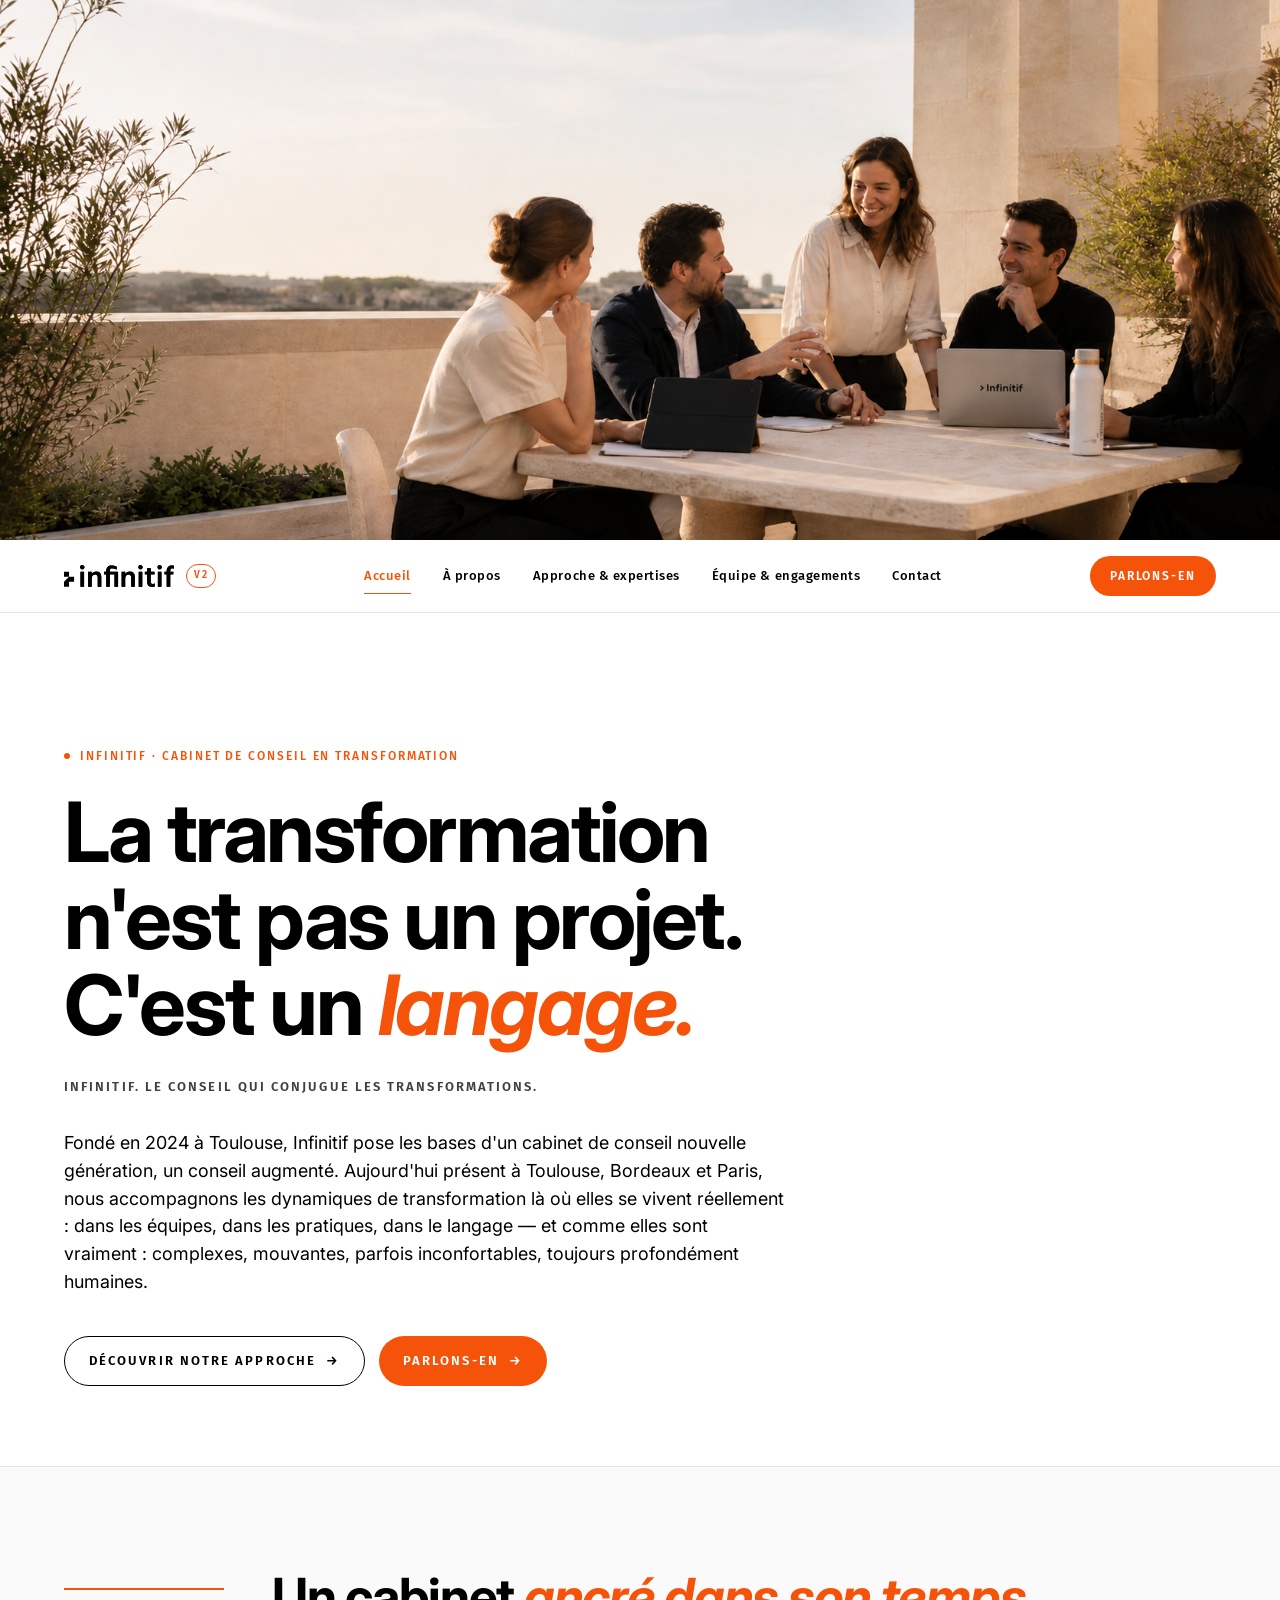
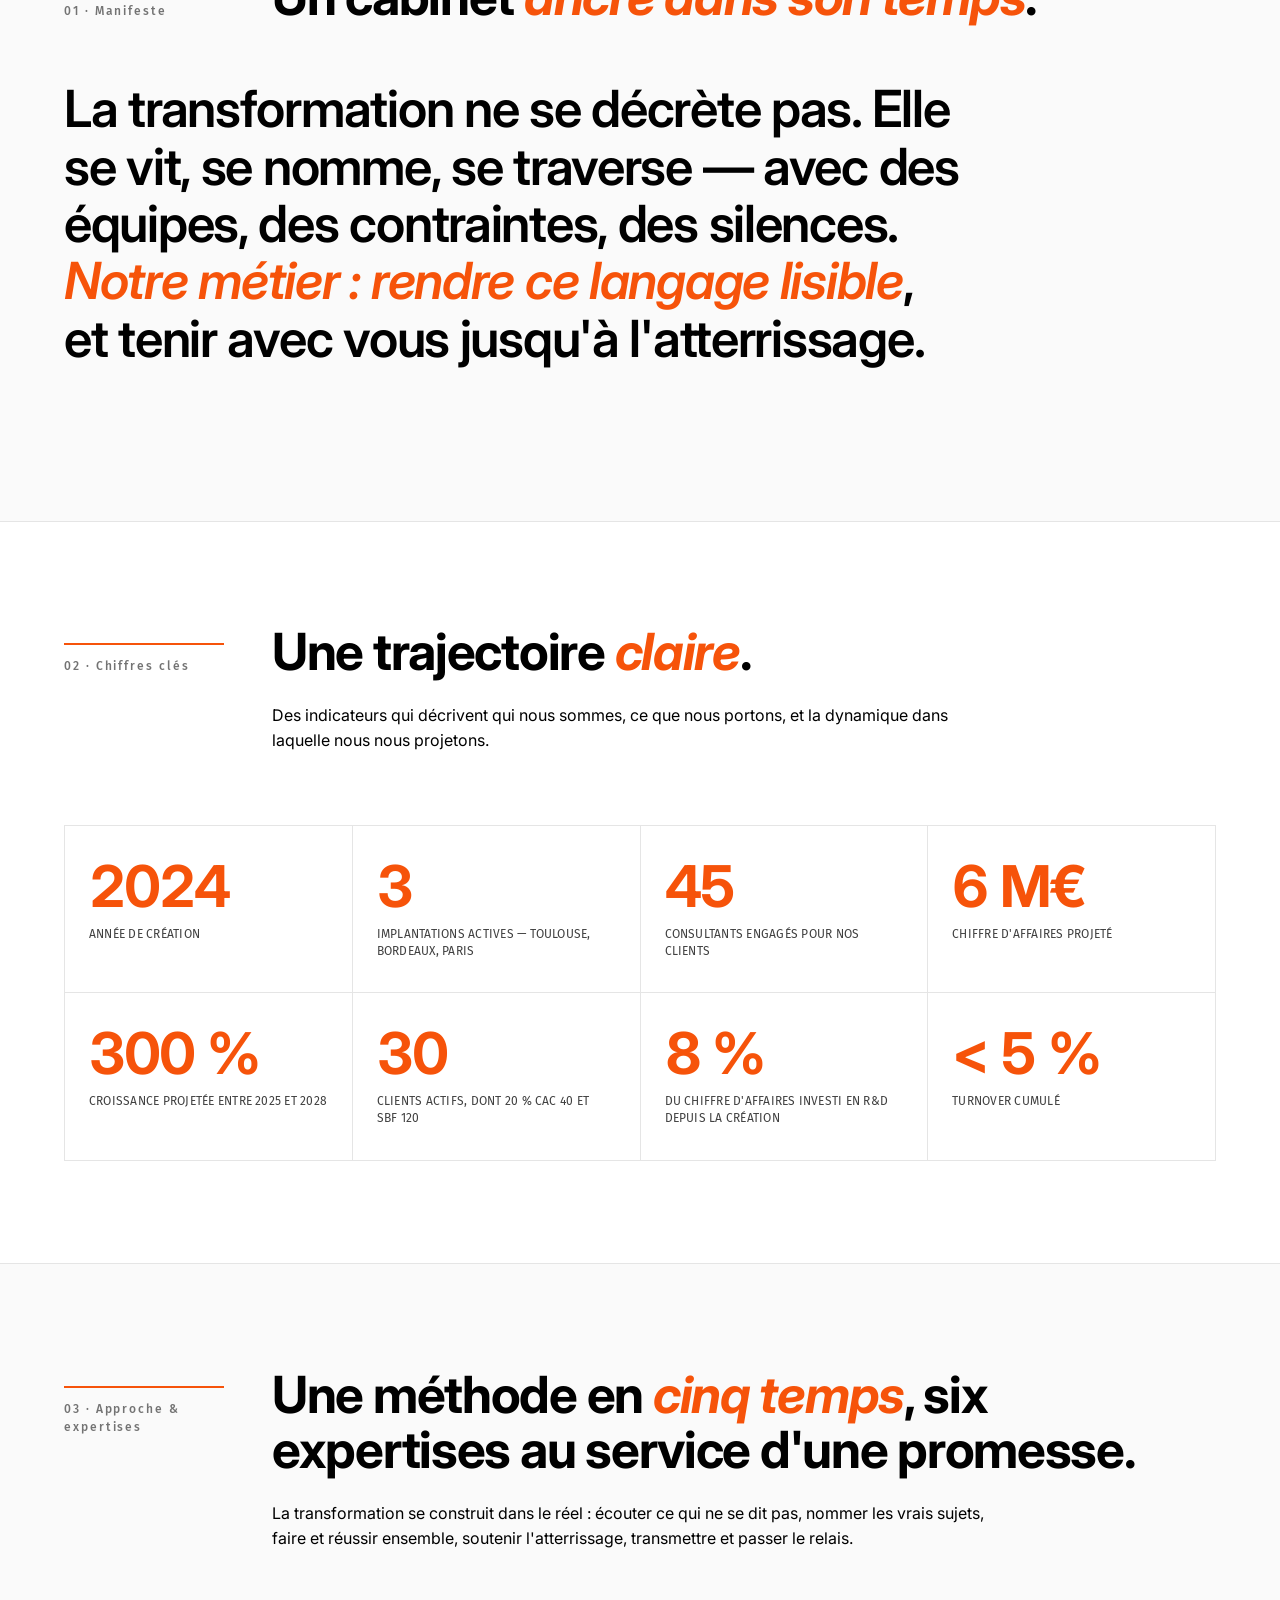
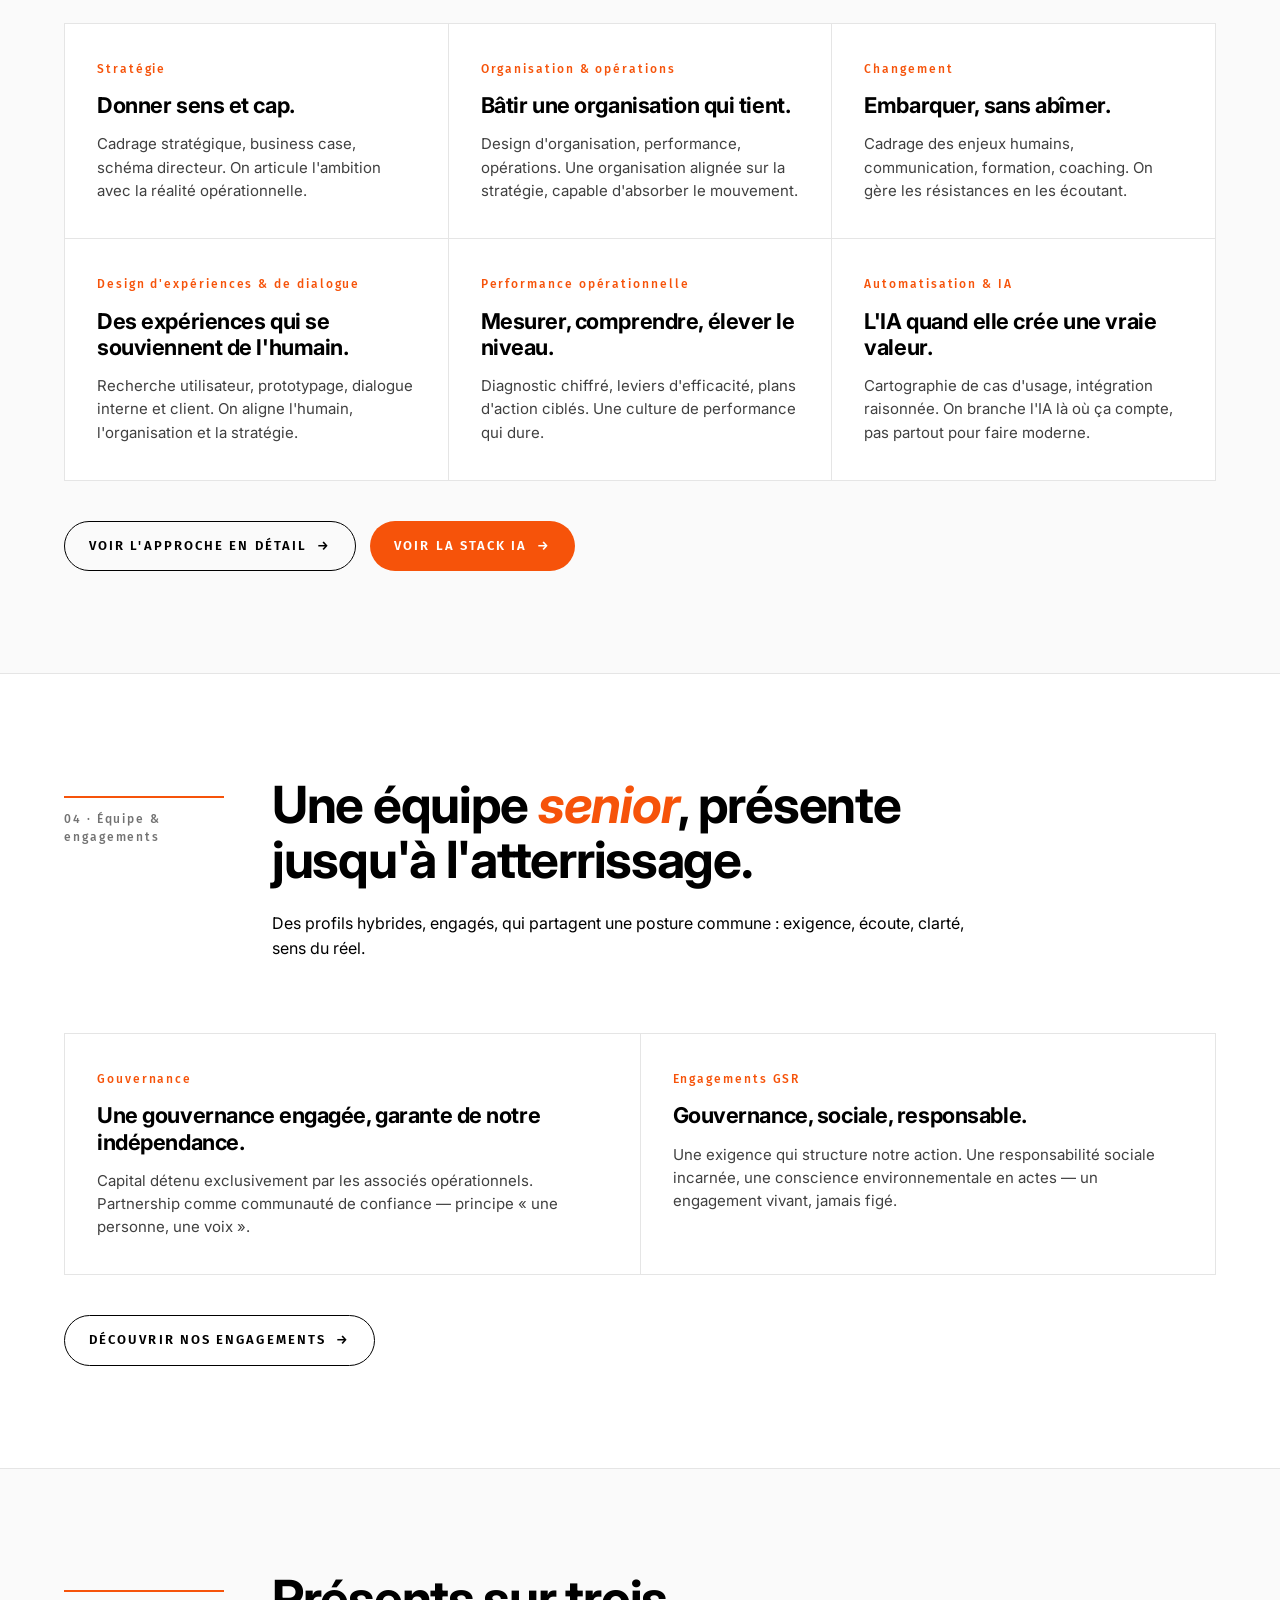
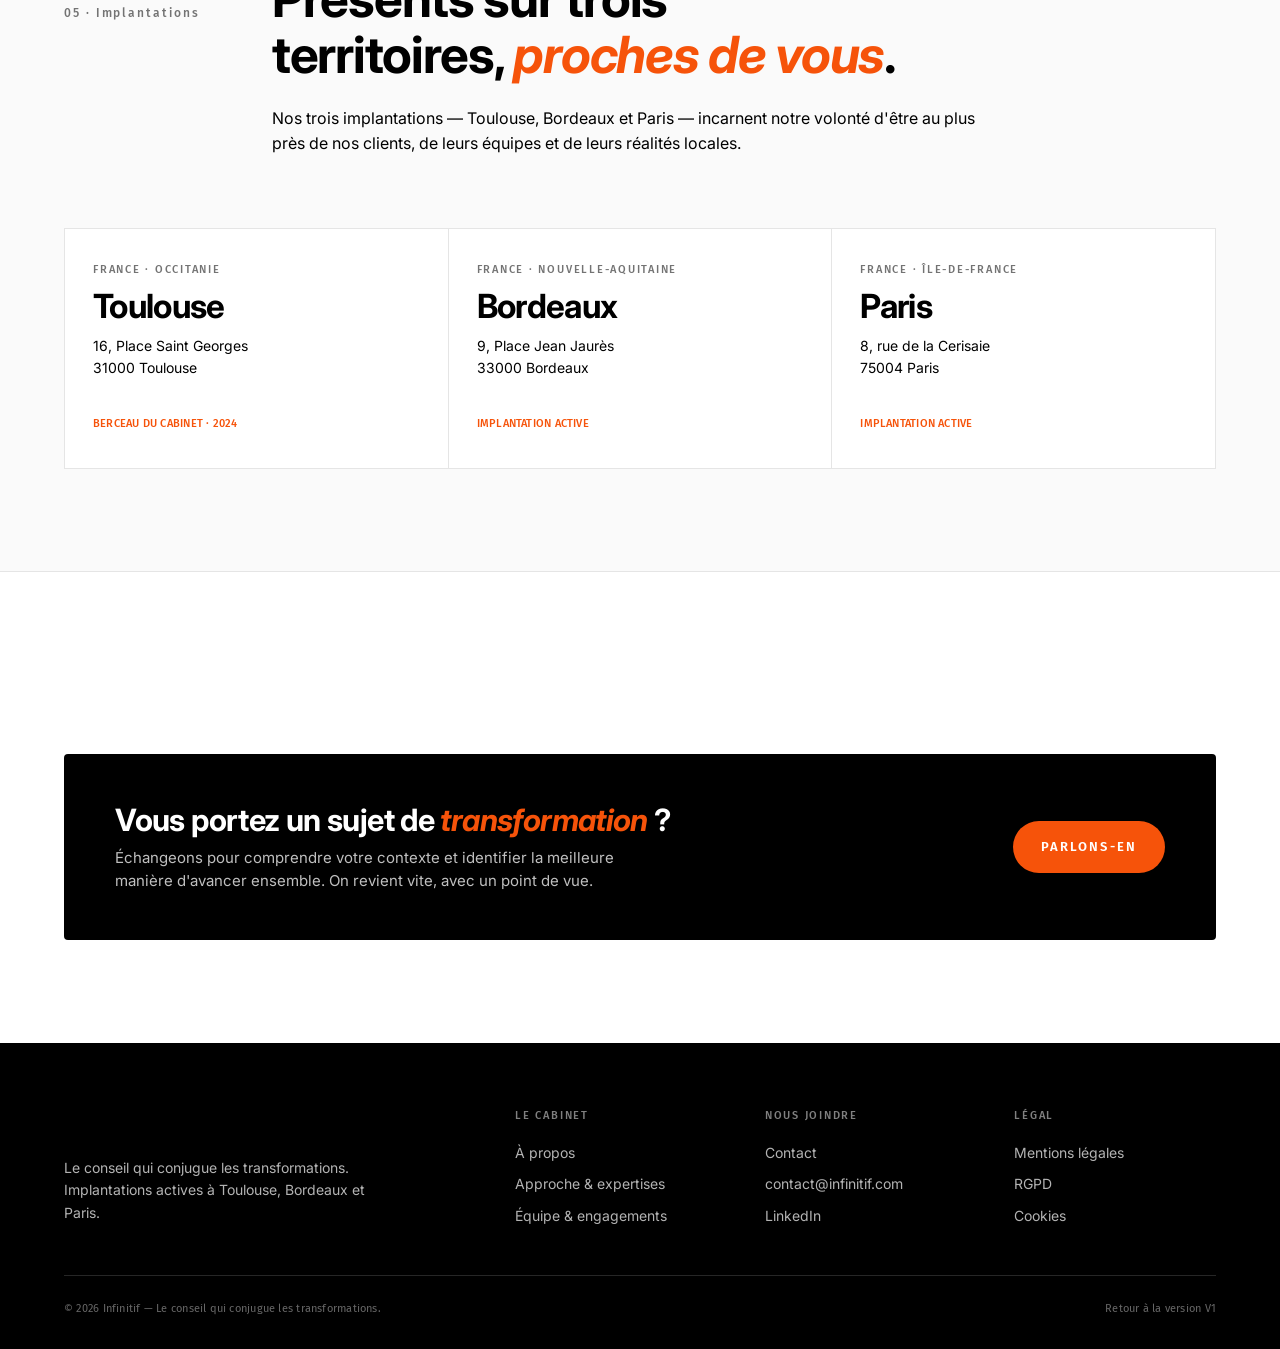
<file: v2/index.html>
<!doctype html>
<html lang="fr">
<head>
<meta charset="utf-8" />
<meta name="viewport" content="width=device-width, initial-scale=1" />
<title>Infinitif — Le conseil qui conjugue les transformations</title>
<meta name="description" content="Infinitif. Cabinet de conseil en transformation, fondé en 2024 à Toulouse. Implantations actives à Toulouse, Bordeaux et Paris." />
<link rel="icon" type="image/svg+xml" href="../assets/favicon.svg" />
<link rel="stylesheet" href="../assets/colors_and_type.css" />
<link rel="stylesheet" href="/v2/v2.css" />
</head>
<body>

<a href="#main" class="v2-skip">Aller au contenu</a>

<!-- Page banner -->
<header class="v2-banner" aria-hidden="true">
  <img src="../img/header-team.png" alt="" />
</header>

<!-- Navigation -->
<header class="v2-nav">
  <div class="v2-nav-inner">
    <a href="/v2" class="logo" aria-label="Infinitif accueil V2">
      <img src="../assets/logo-infinitif-black.svg" alt="Infinitif" />
      <span class="v2-tag">V2</span>
    </a>
    <nav class="v2-nav-links" aria-label="Navigation principale">
      <a href="/v2" class="active">Accueil</a>
      <a href="/v2/a-propos">À propos</a>
      <a href="/v2/approche-expertises">Approche &amp; expertises</a>
      <a href="/v2/equipe-engagements">Équipe &amp; engagements</a>
      <a href="/v2/contact">Contact</a>
    </nav>
    <a href="/v2/contact" class="v2-nav-cta">Parlons-en</a>
    <button class="v2-burger" id="v2Burger" aria-label="Ouvrir le menu" aria-expanded="false"><span></span></button>
  </div>
</header>
<nav class="v2-mobile" id="v2Mobile" aria-hidden="true">
  <a href="/v2">Accueil</a>
  <a href="/v2/a-propos">À propos</a>
  <a href="/v2/approche-expertises">Approche &amp; expertises</a>
  <a href="/v2/equipe-engagements">Équipe &amp; engagements</a>
  <a href="/v2/contact">Contact</a>
  <a href="/v2/contact" class="v2-mobile-cta">Parlons-en</a>
</nav>

<main id="main">

  <!-- Hero -->
  <section class="v2-page-hero">
    <div class="shell">
      <div class="v2-eyebrow">Infinitif · Cabinet de conseil en transformation</div>
      <h1 class="v2-title">
        La transformation n'est pas un projet.<br>
        C'est un <span class="accent">langage.</span>
      </h1>
      <p class="v2-subtitle">Infinitif. Le conseil qui conjugue les transformations.</p>
      <p class="v2-lede">
        Fondé en 2024 à Toulouse, Infinitif pose les bases d'un cabinet de conseil
        nouvelle génération, un conseil augmenté. Aujourd'hui présent à Toulouse, Bordeaux
        et Paris, nous accompagnons les dynamiques de transformation là où elles se vivent
        réellement : dans les équipes, dans les pratiques, dans le langage — et comme elles
        sont vraiment : complexes, mouvantes, parfois inconfortables, toujours profondément humaines.
      </p>
      <div class="v2-pagelinks">
        <a href="/v2/approche-expertises" class="v2-btn-ghost">Découvrir notre approche</a>
        <a href="/v2/contact" class="v2-btn-primary">Parlons-en</a>
      </div>
    </div>
  </section>

  <!-- Manifeste court -->
  <section class="v2-section alt">
    <div class="shell">
      <div class="v2-section-head">
        <div class="v2-section-index">01 · Manifeste</div>
        <div>
          <h2 class="v2-section-title">
            Un cabinet <span class="accent">ancré dans son temps</span>.
          </h2>
        </div>
      </div>
      <p class="v2-manifest">
        La transformation ne se décrète pas. Elle se vit, se nomme, se traverse —
        avec des équipes, des contraintes, des silences. <span class="accent">Notre métier :
        rendre ce langage lisible</span>, et tenir avec vous jusqu'à l'atterrissage.
      </p>
    </div>
  </section>

  <!-- Chiffres clés -->
  <section class="v2-section">
    <div class="shell">
      <div class="v2-section-head">
        <div class="v2-section-index">02 · Chiffres clés</div>
        <div>
          <h2 class="v2-section-title">Une trajectoire <span class="accent">claire</span>.</h2>
          <p class="v2-section-lede">
            Des indicateurs qui décrivent qui nous sommes, ce que nous portons,
            et la dynamique dans laquelle nous nous projetons.
          </p>
        </div>
      </div>

      <div class="v2-stats">
        <div class="v2-stat">
          <span class="num">2024</span>
          <span class="lbl">Année de création</span>
        </div>
        <div class="v2-stat">
          <span class="num">3</span>
          <span class="lbl">Implantations actives — Toulouse, Bordeaux, Paris</span>
        </div>
        <div class="v2-stat">
          <span class="num">45</span>
          <span class="lbl">Consultants engagés pour nos clients</span>
        </div>
        <div class="v2-stat">
          <span class="num">6&nbsp;M€</span>
          <span class="lbl">Chiffre d'affaires projeté</span>
        </div>
        <div class="v2-stat">
          <span class="num">300&nbsp;%</span>
          <span class="lbl">Croissance projetée entre 2025 et 2028</span>
        </div>
        <div class="v2-stat">
          <span class="num">30</span>
          <span class="lbl">Clients actifs, dont 20&nbsp;% CAC&nbsp;40 et SBF&nbsp;120</span>
        </div>
        <div class="v2-stat">
          <span class="num">8&nbsp;%</span>
          <span class="lbl">Du chiffre d'affaires investi en R&amp;D depuis la création</span>
        </div>
        <div class="v2-stat">
          <span class="num">&lt;&nbsp;5&nbsp;%</span>
          <span class="lbl">Turnover cumulé</span>
        </div>
      </div>
    </div>
  </section>

  <!-- Aperçu Approche & expertises -->
  <section class="v2-section alt">
    <div class="shell">
      <div class="v2-section-head">
        <div class="v2-section-index">03 · Approche &amp; expertises</div>
        <div>
          <h2 class="v2-section-title">
            Une méthode en <span class="accent">cinq temps</span>, six expertises au service d'une promesse.
          </h2>
          <p class="v2-section-lede">
            La transformation se construit dans le réel : écouter ce qui ne se dit pas,
            nommer les vrais sujets, faire et réussir ensemble, soutenir l'atterrissage,
            transmettre et passer le relais.
          </p>
        </div>
      </div>

      <div class="v2-cards">
        <div class="v2-card">
          <span class="num">Stratégie</span>
          <h3>Donner sens et cap.</h3>
          <p>Cadrage stratégique, business case, schéma directeur. On articule l'ambition avec la réalité opérationnelle.</p>
        </div>
        <div class="v2-card">
          <span class="num">Organisation &amp; opérations</span>
          <h3>Bâtir une organisation qui tient.</h3>
          <p>Design d'organisation, performance, opérations. Une organisation alignée sur la stratégie, capable d'absorber le mouvement.</p>
        </div>
        <div class="v2-card">
          <span class="num">Changement</span>
          <h3>Embarquer, sans abîmer.</h3>
          <p>Cadrage des enjeux humains, communication, formation, coaching. On gère les résistances en les écoutant.</p>
        </div>
        <div class="v2-card">
          <span class="num">Design d'expériences &amp; de dialogue</span>
          <h3>Des expériences qui se souviennent de l'humain.</h3>
          <p>Recherche utilisateur, prototypage, dialogue interne et client. On aligne l'humain, l'organisation et la stratégie.</p>
        </div>
        <div class="v2-card">
          <span class="num">Performance opérationnelle</span>
          <h3>Mesurer, comprendre, élever le niveau.</h3>
          <p>Diagnostic chiffré, leviers d'efficacité, plans d'action ciblés. Une culture de performance qui dure.</p>
        </div>
        <div class="v2-card">
          <span class="num">Automatisation &amp; IA</span>
          <h3>L'IA quand elle crée une vraie valeur.</h3>
          <p>Cartographie de cas d'usage, intégration raisonnée. On branche l'IA là où ça compte, pas partout pour faire moderne.</p>
        </div>
      </div>

      <div class="v2-pagelinks">
        <a href="/v2/approche-expertises" class="v2-btn-ghost">Voir l'approche en détail</a>
        <a href="/v2/approche-expertises#ia" class="v2-btn-primary">Voir la stack IA</a>
      </div>
    </div>
  </section>

  <!-- Aperçu Équipe & engagements -->
  <section class="v2-section">
    <div class="shell">
      <div class="v2-section-head">
        <div class="v2-section-index">04 · Équipe &amp; engagements</div>
        <div>
          <h2 class="v2-section-title">
            Une équipe <span class="accent">senior</span>, présente jusqu'à l'atterrissage.
          </h2>
          <p class="v2-section-lede">
            Des profils hybrides, engagés, qui partagent une posture commune :
            exigence, écoute, clarté, sens du réel.
          </p>
        </div>
      </div>

      <div class="v2-cards cols-2">
        <div class="v2-card">
          <span class="num">Gouvernance</span>
          <h3>Une gouvernance engagée, garante de notre indépendance.</h3>
          <p>Capital détenu exclusivement par les associés opérationnels. Partnership comme communauté de confiance — principe « une personne, une voix ».</p>
        </div>
        <div class="v2-card">
          <span class="num">Engagements GSR</span>
          <h3>Gouvernance, sociale, responsable.</h3>
          <p>Une exigence qui structure notre action. Une responsabilité sociale incarnée, une conscience environnementale en actes — un engagement vivant, jamais figé.</p>
        </div>
      </div>

      <div class="v2-pagelinks">
        <a href="/v2/equipe-engagements" class="v2-btn-ghost">Découvrir nos engagements</a>
      </div>
    </div>
  </section>

  <!-- Aperçu implantations -->
  <section class="v2-section alt">
    <div class="shell">
      <div class="v2-section-head">
        <div class="v2-section-index">05 · Implantations</div>
        <div>
          <h2 class="v2-section-title">
            Présents sur trois territoires, <span class="accent">proches de vous</span>.
          </h2>
          <p class="v2-section-lede">
            Nos trois implantations — Toulouse, Bordeaux et Paris — incarnent notre volonté
            d'être au plus près de nos clients, de leurs équipes et de leurs réalités locales.
          </p>
        </div>
      </div>

      <div class="v2-offices">
        <div class="v2-office">
          <span class="country">France · Occitanie</span>
          <div class="city">Toulouse</div>
          <div class="addr">16, Place Saint Georges<br>31000 Toulouse</div>
          <div class="since">Berceau du cabinet · 2024</div>
        </div>
        <div class="v2-office">
          <span class="country">France · Nouvelle-Aquitaine</span>
          <div class="city">Bordeaux</div>
          <div class="addr">9, Place Jean Jaurès<br>33000 Bordeaux</div>
          <div class="since">Implantation active</div>
        </div>
        <div class="v2-office">
          <span class="country">France · Île-de-France</span>
          <div class="city">Paris</div>
          <div class="addr">8, rue de la Cerisaie<br>75004 Paris</div>
          <div class="since">Implantation active</div>
        </div>
      </div>
    </div>
  </section>

  <!-- CTA final -->
  <section class="v2-section">
    <div class="shell">
      <div class="v2-cta">
        <div>
          <h3>Vous portez un sujet de <span class="accent">transformation</span> ?</h3>
          <p>Échangeons pour comprendre votre contexte et identifier la meilleure manière d'avancer ensemble. On revient vite, avec un point de vue.</p>
        </div>
        <a href="/v2/contact" class="btn">Parlons-en</a>
      </div>
    </div>
  </section>

</main>

<!-- Footer -->
<footer class="v2-foot">
  <div class="v2-foot-grid">
    <div class="brand">
      <img src="../assets/logo-infinitif-white.svg" alt="Infinitif" />
      <p>Le conseil qui conjugue les transformations. Implantations actives à Toulouse, Bordeaux et Paris.</p>
    </div>
    <div>
      <h5>Le cabinet</h5>
      <ul>
        <li><a href="/v2/a-propos">À propos</a></li>
        <li><a href="/v2/approche-expertises">Approche &amp; expertises</a></li>
        <li><a href="/v2/equipe-engagements">Équipe &amp; engagements</a></li>
      </ul>
    </div>
    <div>
      <h5>Nous joindre</h5>
      <ul>
        <li><a href="/v2/contact">Contact</a></li>
        <li><a href="mailto:contact@infinitif.com">contact@infinitif.com</a></li>
        <li><a href="https://www.linkedin.com/company/infinitif/" target="_blank" rel="noopener">LinkedIn</a></li>
      </ul>
    </div>
    <div>
      <h5>Légal</h5>
      <ul>
        <li><a href="/mentions-legales">Mentions légales</a></li>
        <li><a href="/confidentialite">RGPD</a></li>
        <li><a href="/cookies">Cookies</a></li>
      </ul>
    </div>
  </div>
  <div class="v2-foot-base">
    <span>© 2026 Infinitif — Le conseil qui conjugue les transformations.</span>
    <span><a href="/">Retour à la version V1</a></span>
  </div>
</footer>

<script>
(() => {
  const burger = document.getElementById('v2Burger');
  const mobile = document.getElementById('v2Mobile');
  if (!burger) return;
  burger.addEventListener('click', () => {
    const open = document.body.classList.toggle('v2-nav-open');
    burger.setAttribute('aria-expanded', open ? 'true' : 'false');
    mobile.setAttribute('aria-hidden', open ? 'false' : 'true');
  });
  document.addEventListener('keydown', e => {
    if (e.key === 'Escape' && document.body.classList.contains('v2-nav-open')) {
      document.body.classList.remove('v2-nav-open');
      burger.setAttribute('aria-expanded', 'false');
      mobile.setAttribute('aria-hidden', 'true');
    }
  });
})();
</script>
</body>
</html>
</file>
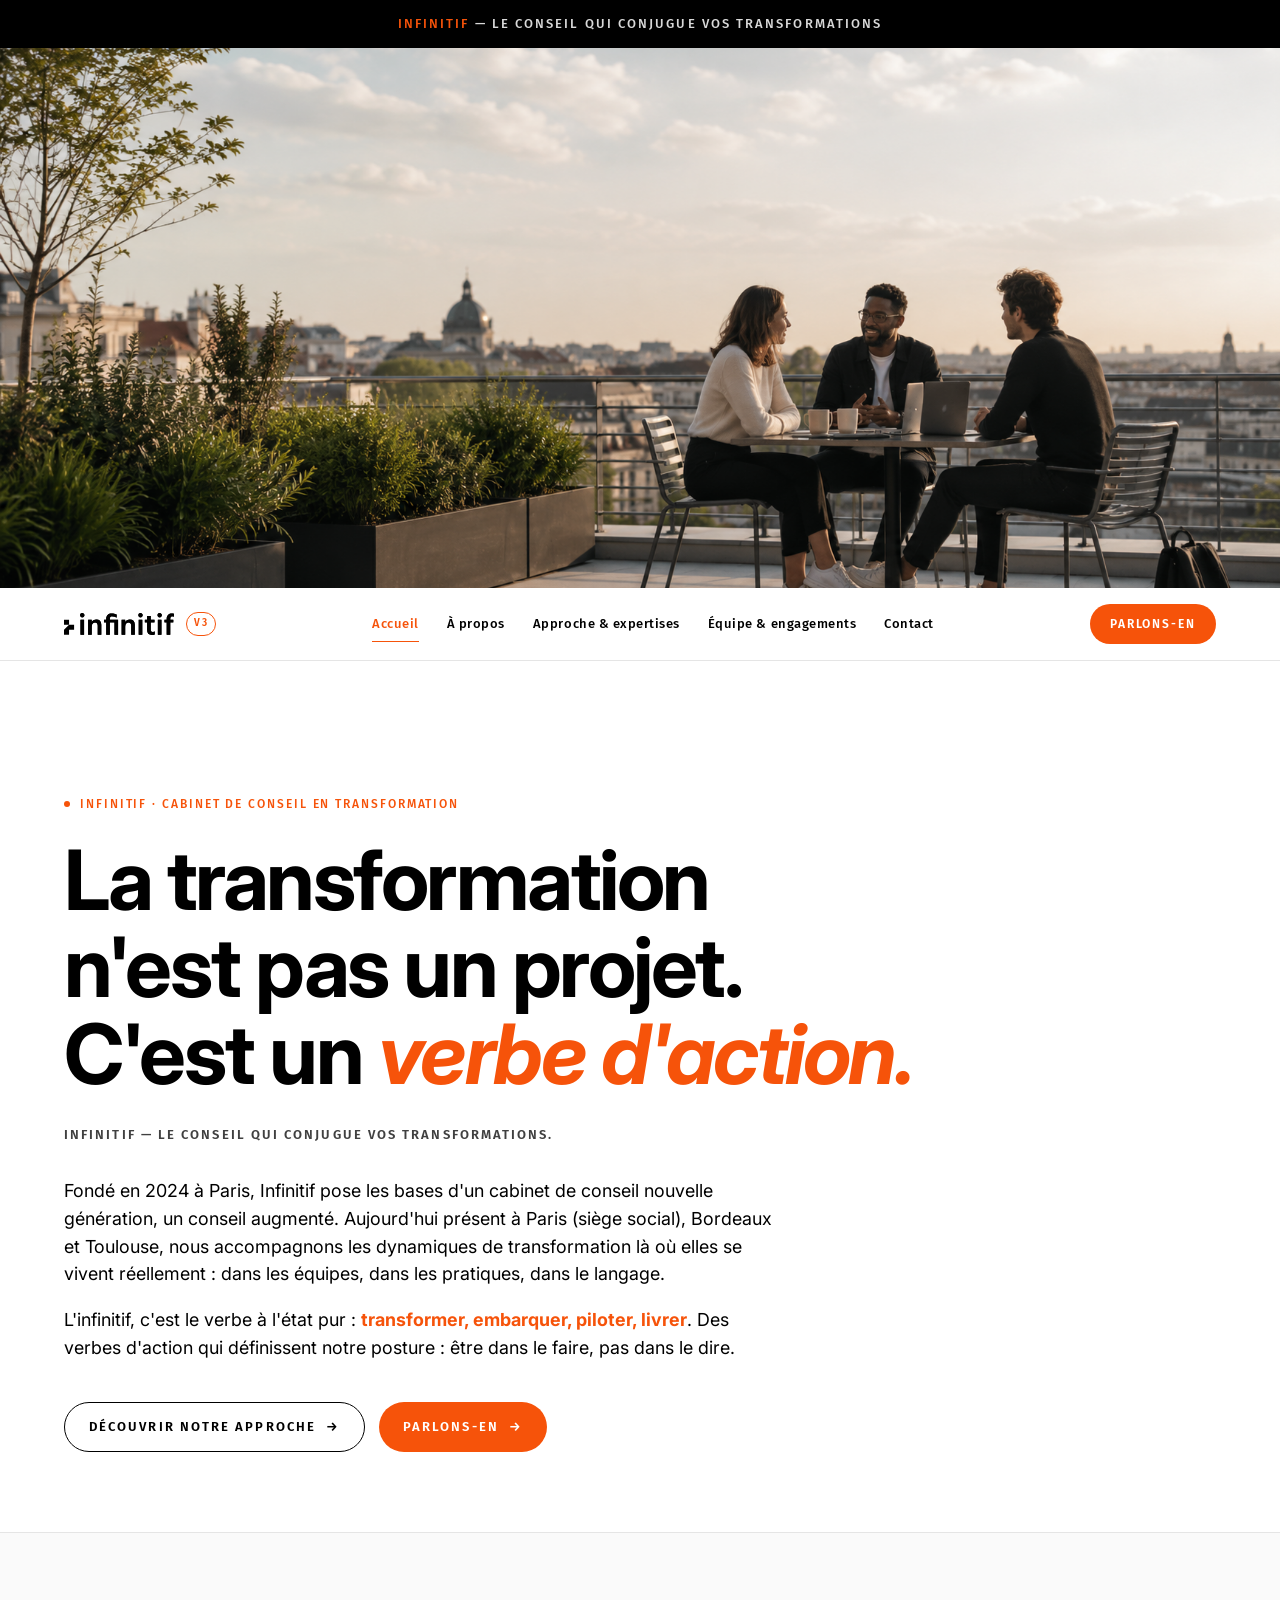
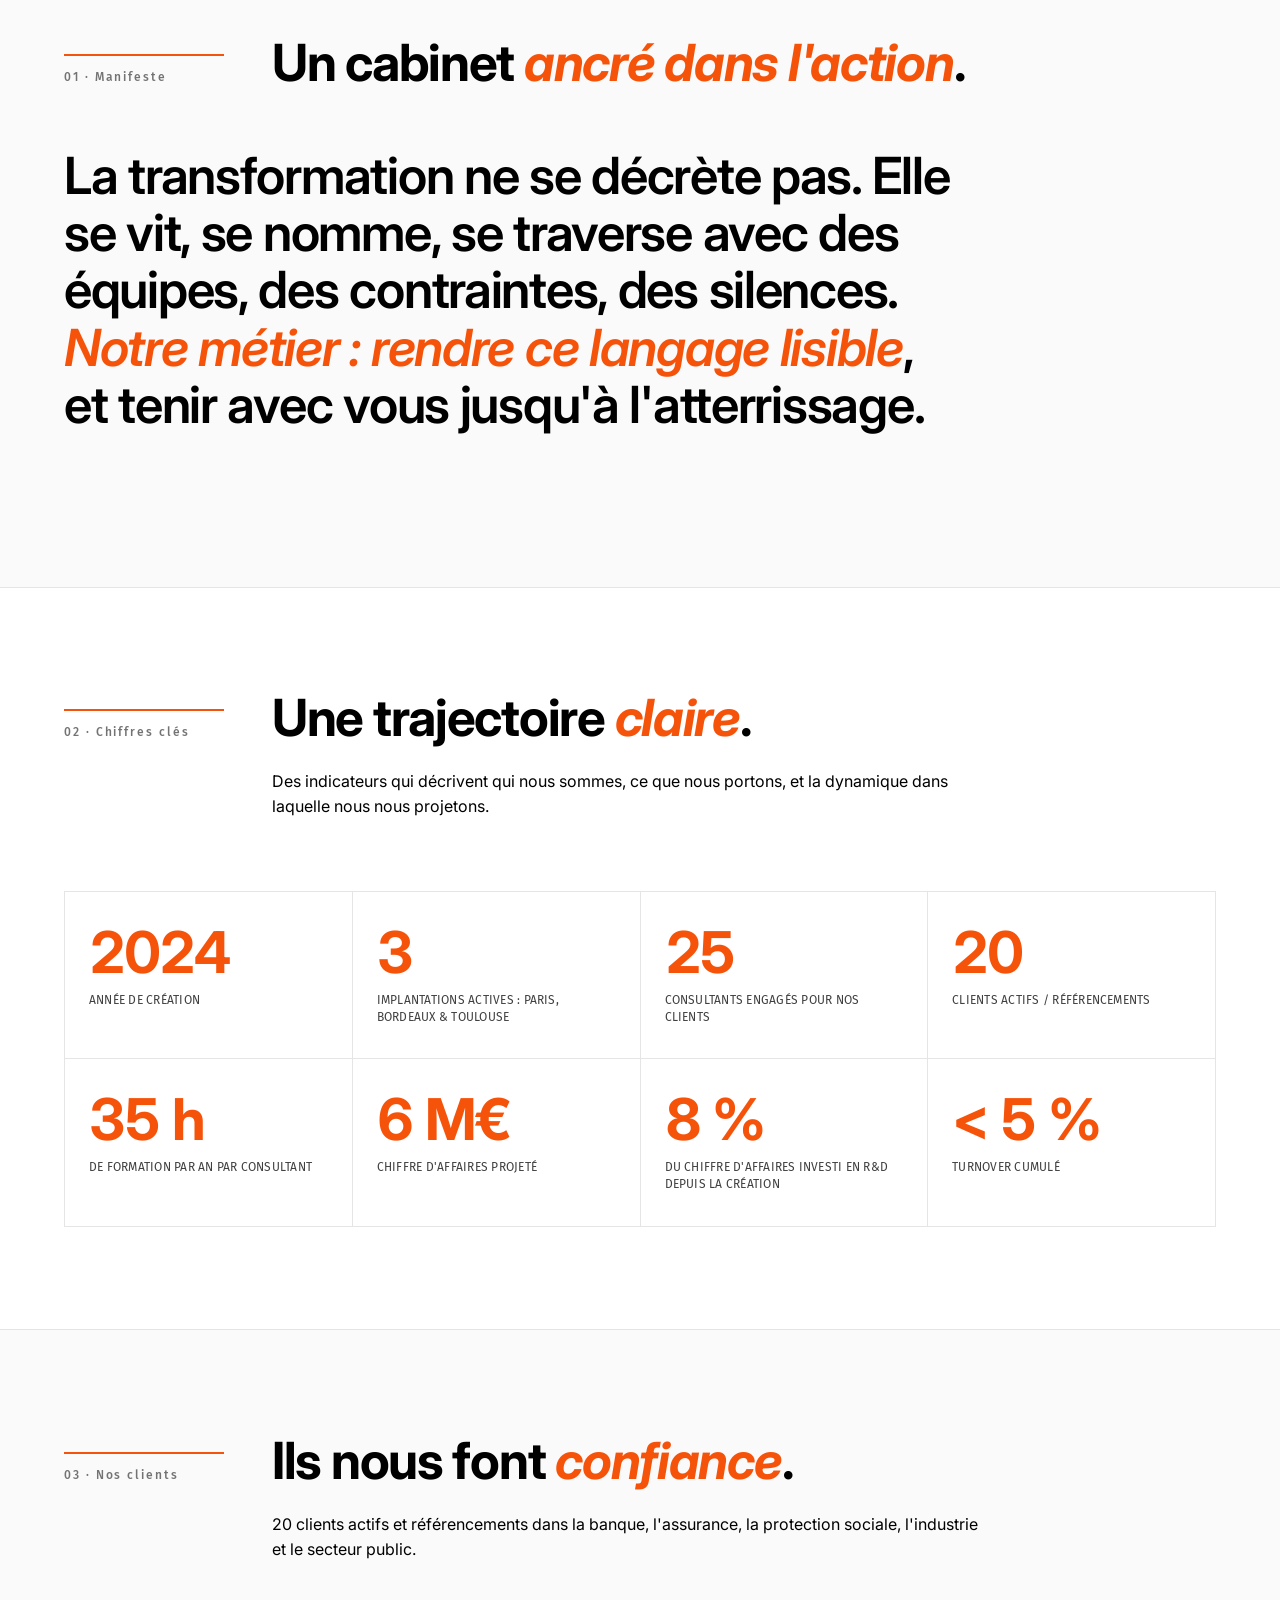
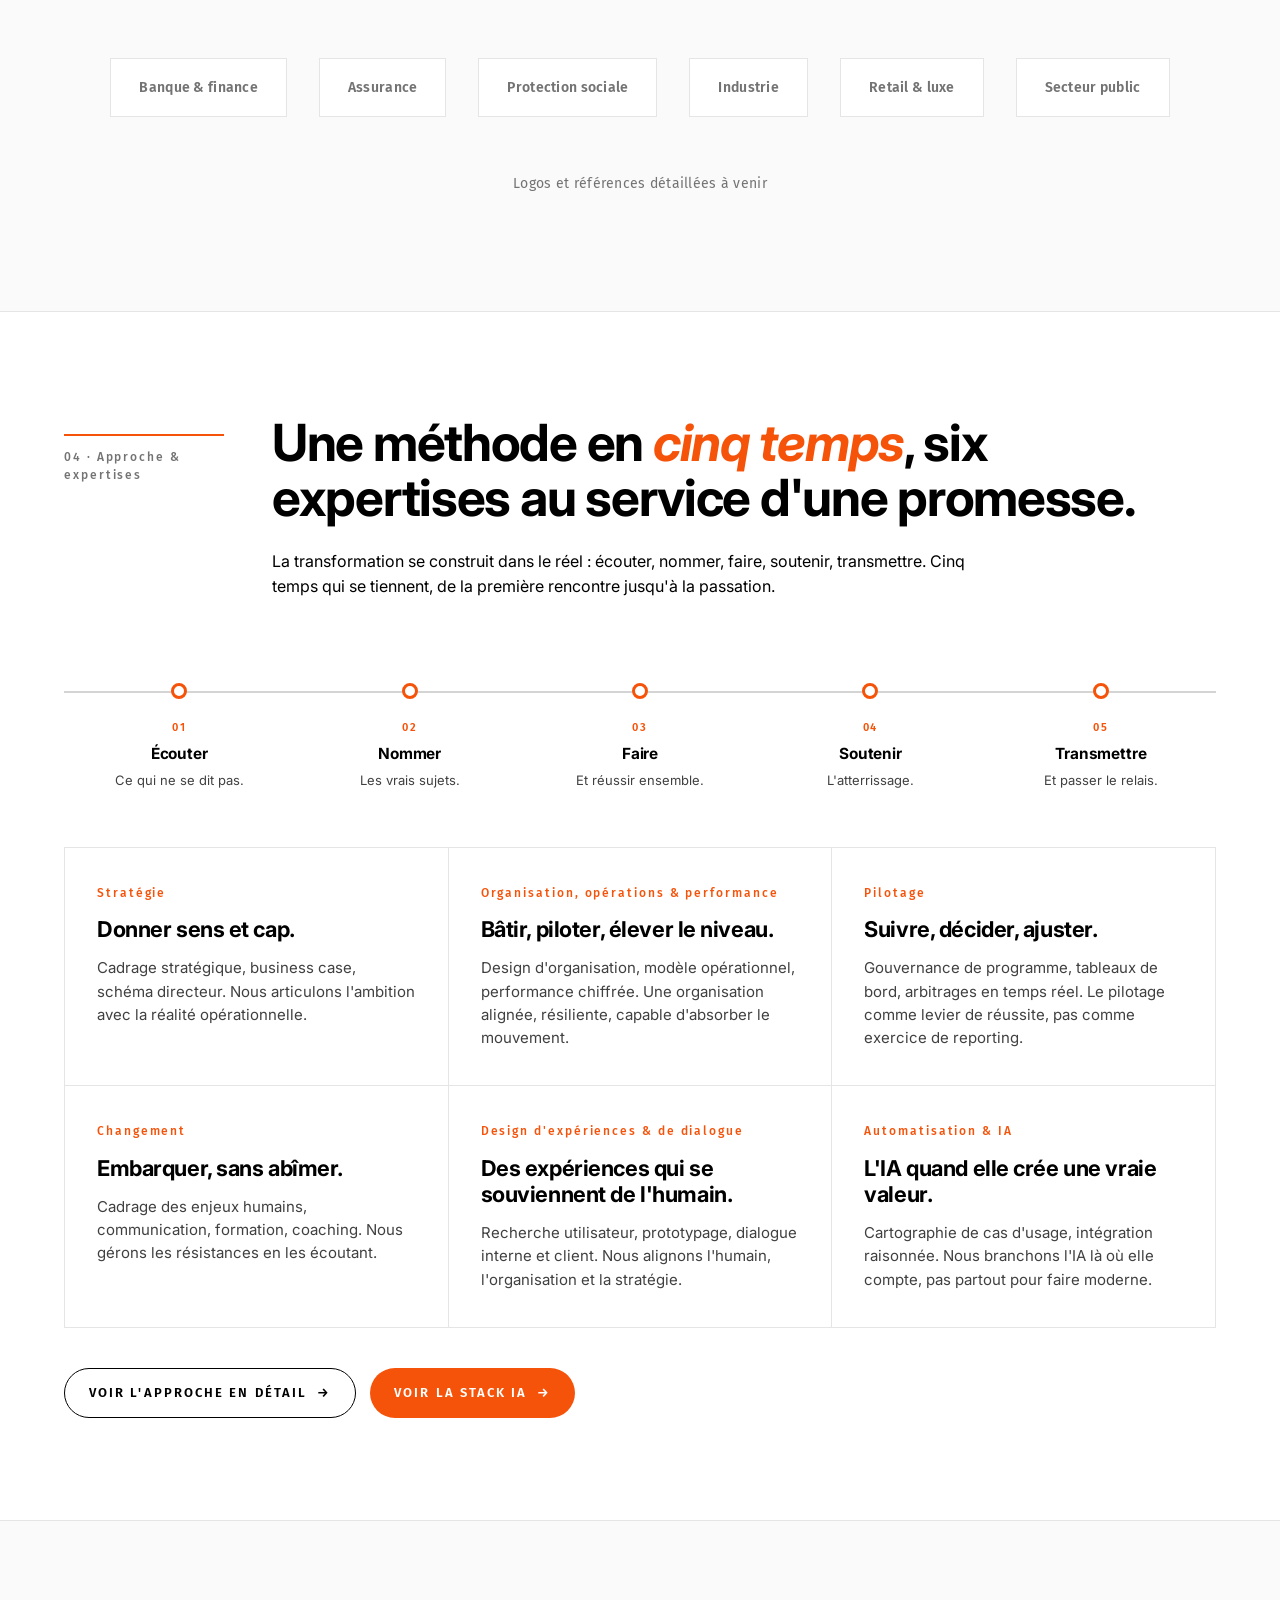
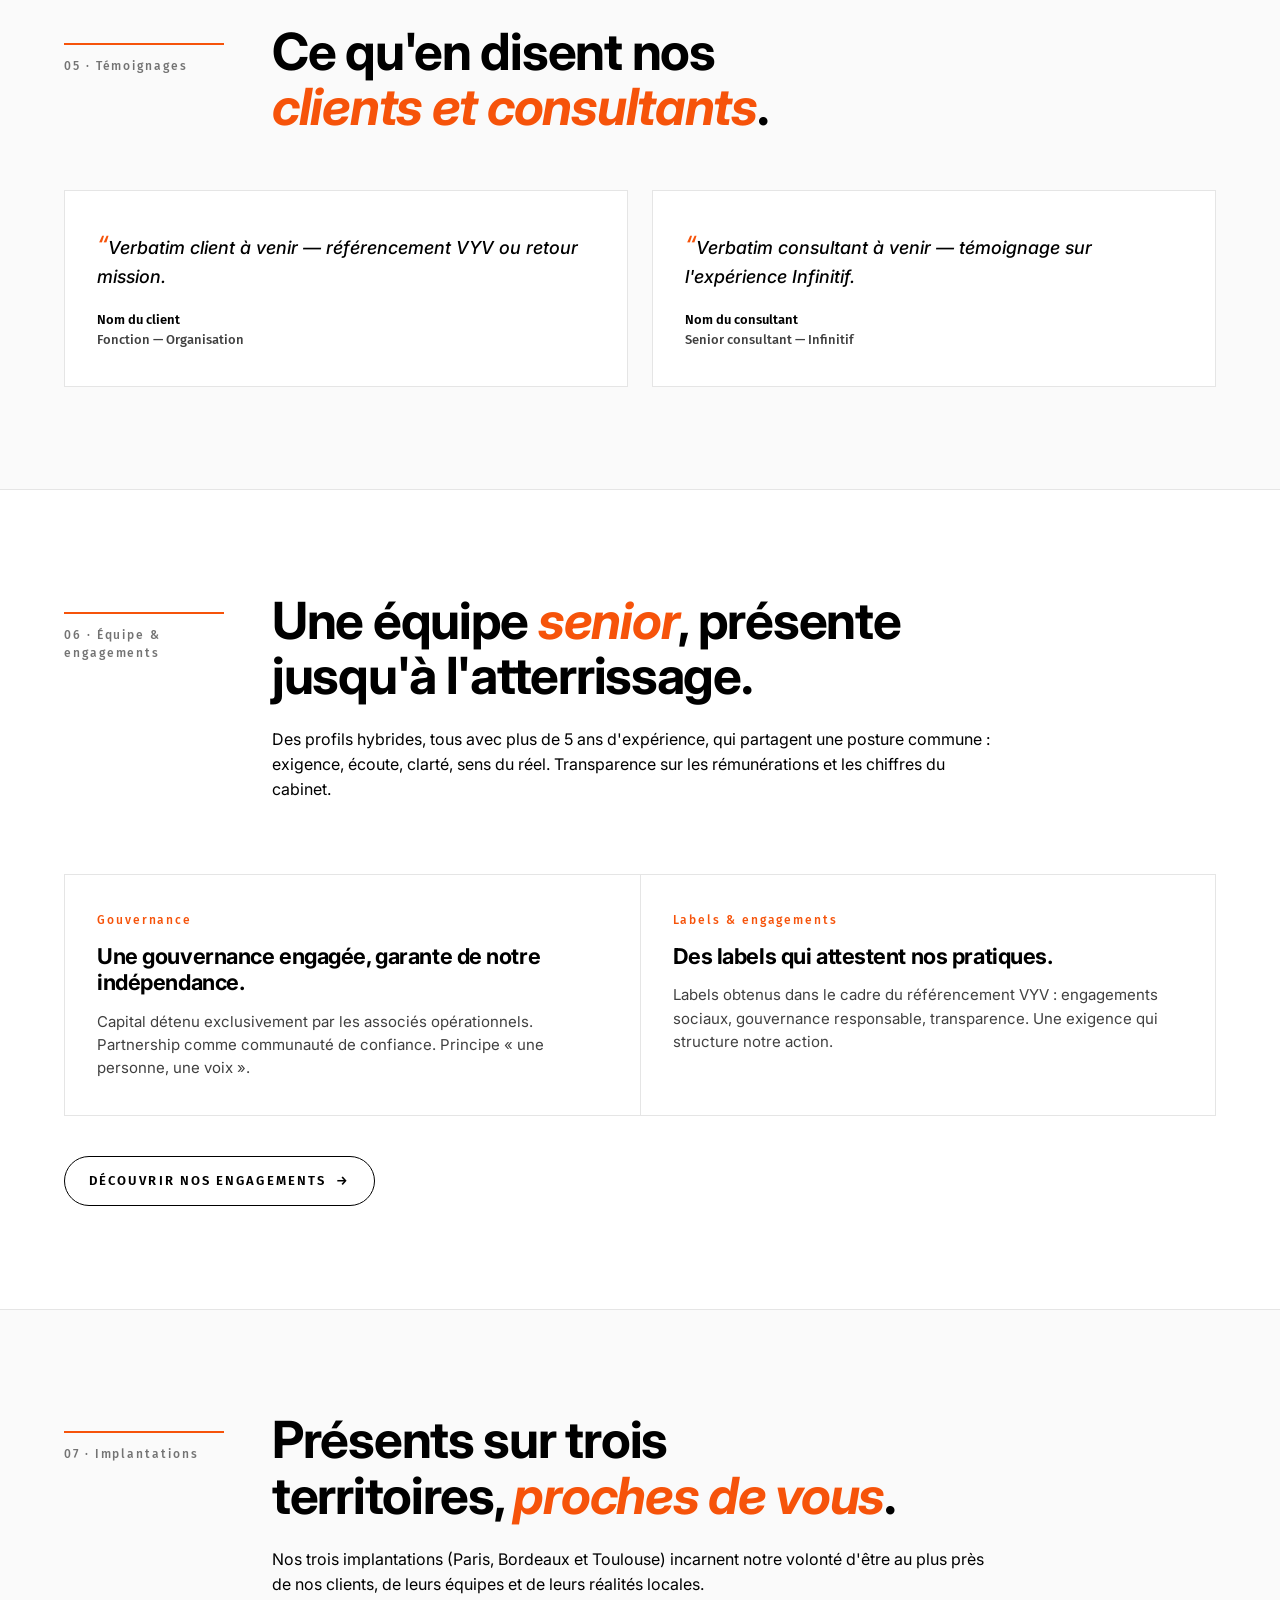
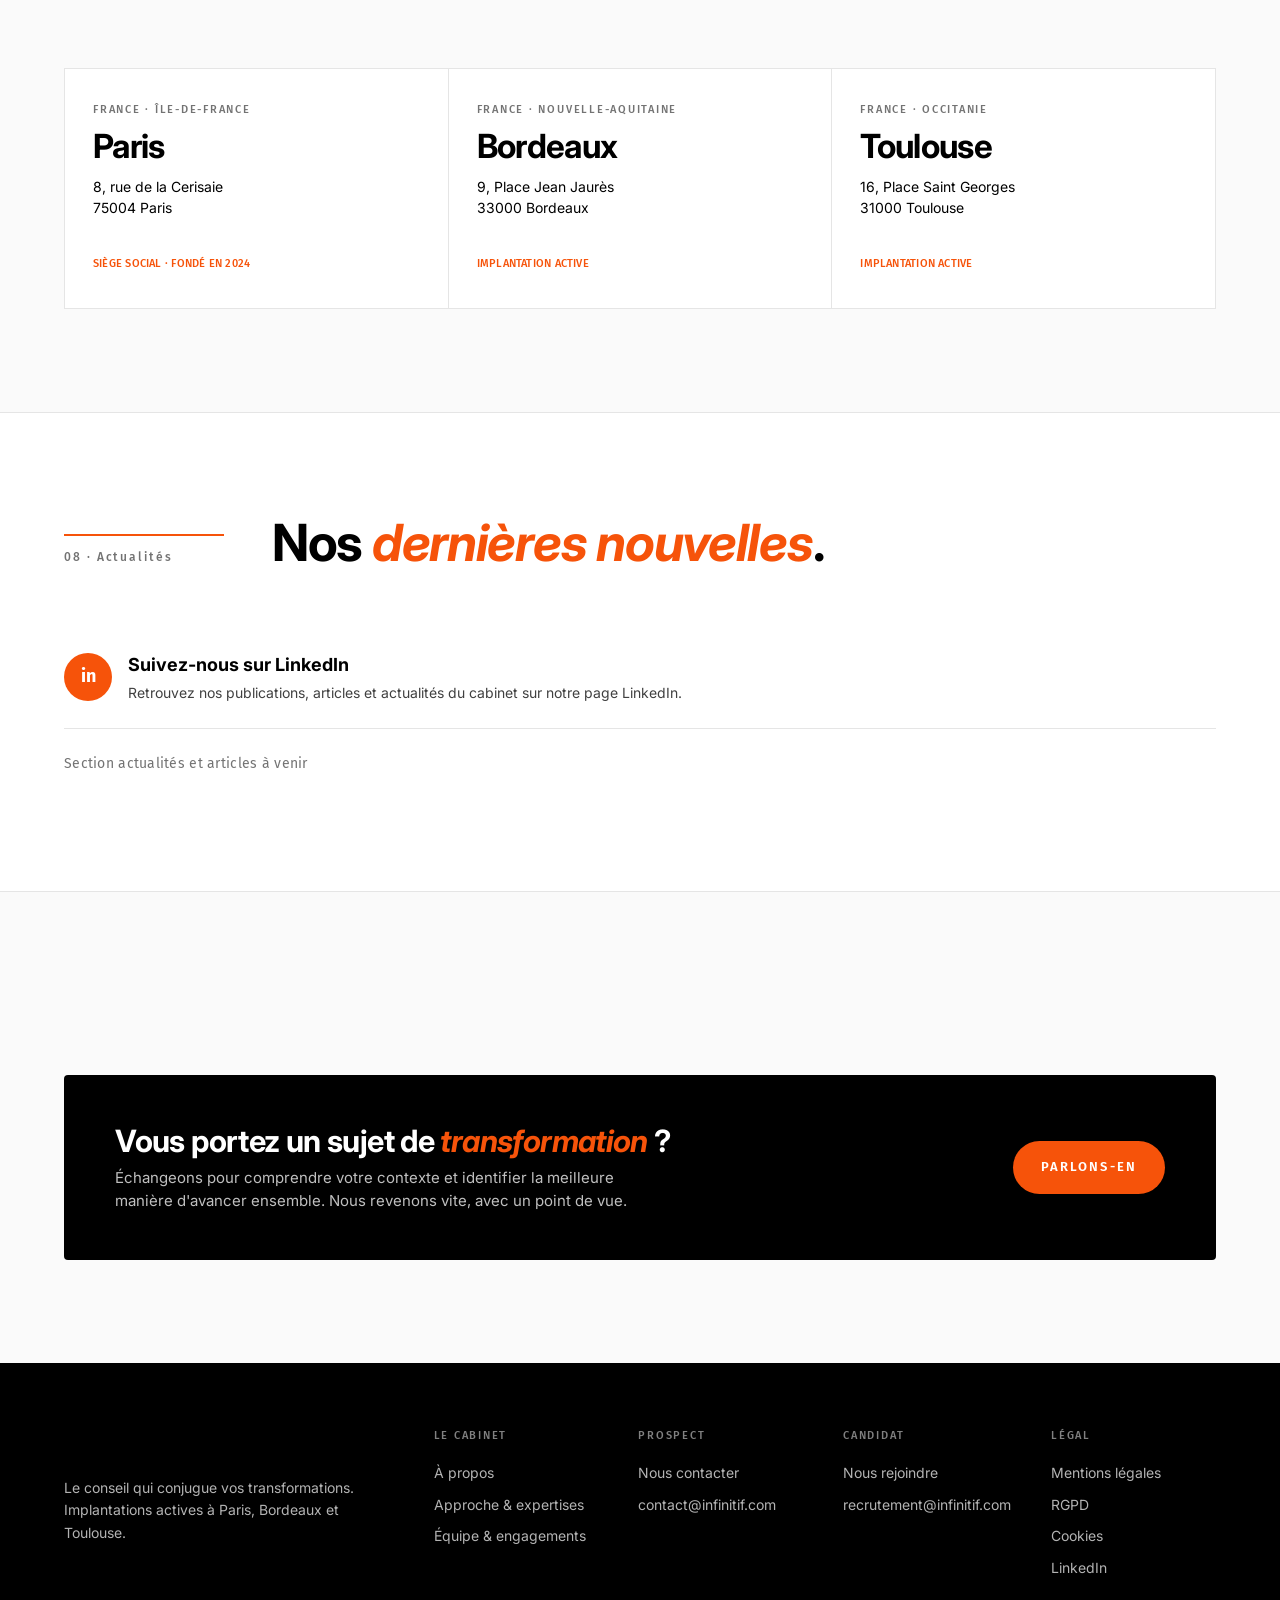
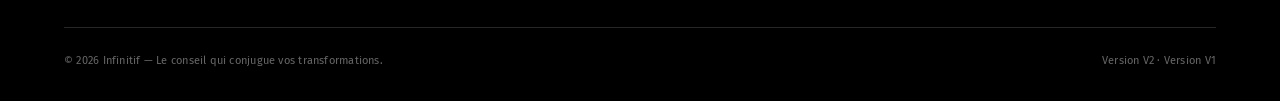
<file: v3/index.html>
<!doctype html>
<html lang="fr">
<head>
<meta charset="utf-8" />
<meta name="viewport" content="width=device-width, initial-scale=1" />
<title>Infinitif — Le conseil qui conjugue vos transformations</title>
<meta name="description" content="Infinitif. Cabinet de conseil en transformation, fondé en 2024 à Paris. Implantations actives à Paris, Bordeaux et Toulouse." />
<link rel="icon" type="image/svg+xml" href="../assets/favicon.svg" />
<link rel="stylesheet" href="../assets/colors_and_type.css" />
<link rel="stylesheet" href="/v3/v3.css" />
</head>
<body>

<a href="#main" class="v3-skip">Aller au contenu</a>

<!-- Baseline band -->
<div class="v3-baseline-band">
  <p><span class="accent">Infinitif</span> — Le conseil qui conjugue vos transformations</p>
</div>

<!-- Page banner -->
<header class="v3-banner" aria-hidden="true">
  <img src="../img/header-terrasse.png" alt="" />
</header>

<!-- Navigation -->
<header class="v3-nav">
  <div class="v3-nav-inner">
    <a href="/v3" class="logo" aria-label="Infinitif accueil V3">
      <img src="../assets/logo-infinitif-black.svg" alt="Infinitif" />
      <span class="v3-tag">V3</span>
    </a>
    <nav class="v3-nav-links" aria-label="Navigation principale">
      <a href="/v3" class="active">Accueil</a>
      <a href="/v3/a-propos">À propos</a>
      <a href="/v3/approche-expertises">Approche &amp; expertises</a>
      <a href="/v3/equipe-engagements">Équipe &amp; engagements</a>
      <a href="/v3/contact">Contact</a>
    </nav>
    <a href="/v3/contact" class="v3-nav-cta">Parlons-en</a>
    <button class="v3-burger" id="v3Burger" aria-label="Ouvrir le menu" aria-expanded="false"><span></span></button>
  </div>
</header>
<nav class="v3-mobile" id="v3Mobile" aria-hidden="true">
  <a href="/v3">Accueil</a>
  <a href="/v3/a-propos">À propos</a>
  <a href="/v3/approche-expertises">Approche &amp; expertises</a>
  <a href="/v3/equipe-engagements">Équipe &amp; engagements</a>
  <a href="/v3/contact">Contact</a>
  <a href="/v3/contact" class="v3-mobile-cta">Parlons-en</a>
</nav>

<main id="main">

  <!-- Hero -->
  <section class="v3-page-hero">
    <div class="shell">
      <div class="v3-eyebrow">Infinitif · Cabinet de conseil en transformation</div>
      <h1 class="v3-title">
        La transformation n'est pas un projet.<br>
        C'est un <span class="accent">verbe d'action.</span>
      </h1>
      <p class="v3-subtitle">Infinitif — Le conseil qui conjugue vos transformations.</p>
      <p class="v3-lede">
        Fondé en 2024 à Paris, Infinitif pose les bases d'un cabinet de conseil
        nouvelle génération, un conseil augmenté. Aujourd'hui présent à Paris (siège social),
        Bordeaux et Toulouse, nous accompagnons les dynamiques de transformation là où elles
        se vivent réellement : dans les équipes, dans les pratiques, dans le langage.
      </p>
      <p class="v3-lede" style="margin-top:16px;">
        L'infinitif, c'est le verbe à l'état pur : <strong style="color:var(--inf-orange)">transformer, embarquer, piloter, livrer</strong>.
        Des verbes d'action qui définissent notre posture : être dans le faire, pas dans le dire.
      </p>
      <div class="v3-pagelinks">
        <a href="/v3/approche-expertises" class="v3-btn-ghost">Découvrir notre approche</a>
        <a href="/v3/contact" class="v3-btn-primary">Parlons-en</a>
      </div>
    </div>
  </section>

  <!-- Manifeste court -->
  <section class="v3-section alt">
    <div class="shell">
      <div class="v3-section-head">
        <div class="v3-section-index">01 · Manifeste</div>
        <div>
          <h2 class="v3-section-title">
            Un cabinet <span class="accent">ancré dans l'action</span>.
          </h2>
        </div>
      </div>
      <p class="v3-manifest">
        La transformation ne se décrète pas. Elle se vit, se nomme, se traverse
        avec des équipes, des contraintes, des silences. <span class="accent">Notre métier :
        rendre ce langage lisible</span>, et tenir avec vous jusqu'à l'atterrissage.
      </p>
    </div>
  </section>

  <!-- Chiffres clés -->
  <section class="v3-section">
    <div class="shell">
      <div class="v3-section-head">
        <div class="v3-section-index">02 · Chiffres clés</div>
        <div>
          <h2 class="v3-section-title">Une trajectoire <span class="accent">claire</span>.</h2>
          <p class="v3-section-lede">
            Des indicateurs qui décrivent qui nous sommes, ce que nous portons,
            et la dynamique dans laquelle nous nous projetons.
          </p>
        </div>
      </div>

      <div class="v3-stats">
        <div class="v3-stat">
          <span class="num">2024</span>
          <span class="lbl">Année de création</span>
        </div>
        <div class="v3-stat">
          <span class="num">3</span>
          <span class="lbl">Implantations actives : Paris, Bordeaux &amp; Toulouse</span>
        </div>
        <div class="v3-stat">
          <span class="num">25</span>
          <span class="lbl">Consultants engagés pour nos clients</span>
        </div>
        <div class="v3-stat">
          <span class="num">20</span>
          <span class="lbl">Clients actifs / référencements</span>
        </div>
        <div class="v3-stat">
          <span class="num">35&nbsp;h</span>
          <span class="lbl">De formation par an par consultant</span>
        </div>
        <div class="v3-stat">
          <span class="num">6&nbsp;M€</span>
          <span class="lbl">Chiffre d'affaires projeté</span>
        </div>
        <div class="v3-stat">
          <span class="num">8&nbsp;%</span>
          <span class="lbl">Du chiffre d'affaires investi en R&amp;D depuis la création</span>
        </div>
        <div class="v3-stat">
          <span class="num">&lt;&nbsp;5&nbsp;%</span>
          <span class="lbl">Turnover cumulé</span>
        </div>
      </div>
    </div>
  </section>

  <!-- Nos clients & références -->
  <section class="v3-section alt">
    <div class="shell">
      <div class="v3-section-head">
        <div class="v3-section-index">03 · Nos clients</div>
        <div>
          <h2 class="v3-section-title">
            Ils nous font <span class="accent">confiance</span>.
          </h2>
          <p class="v3-section-lede">
            20 clients actifs et référencements dans la banque, l'assurance, la protection
            sociale, l'industrie et le secteur public.
          </p>
        </div>
      </div>

      <div class="v3-clients-grid">
        <span class="v3-client-logo">Banque &amp; finance</span>
        <span class="v3-client-logo">Assurance</span>
        <span class="v3-client-logo">Protection sociale</span>
        <span class="v3-client-logo">Industrie</span>
        <span class="v3-client-logo">Retail &amp; luxe</span>
        <span class="v3-client-logo">Secteur public</span>
      </div>

      <p style="text-align:center;margin-top:32px;font-size:14px;color:var(--fg-3);font-family:var(--font-accent);letter-spacing:var(--ls-wide);">
        Logos et références détaillées à venir
      </p>
    </div>
  </section>

  <!-- Aperçu Approche & expertises avec timeline -->
  <section class="v3-section">
    <div class="shell">
      <div class="v3-section-head">
        <div class="v3-section-index">04 · Approche &amp; expertises</div>
        <div>
          <h2 class="v3-section-title">
            Une méthode en <span class="accent">cinq temps</span>, six expertises au service d'une promesse.
          </h2>
          <p class="v3-section-lede">
            La transformation se construit dans le réel : écouter, nommer, faire,
            soutenir, transmettre. Cinq temps qui se tiennent, de la première rencontre
            jusqu'à la passation.
          </p>
        </div>
      </div>

      <!-- Timeline visuelle des 5 temps -->
      <div class="v3-timeline">
        <div class="v3-timeline-item">
          <span class="tl-num">01</span>
          <h4>Écouter</h4>
          <p>Ce qui ne se dit pas.</p>
        </div>
        <div class="v3-timeline-item">
          <span class="tl-num">02</span>
          <h4>Nommer</h4>
          <p>Les vrais sujets.</p>
        </div>
        <div class="v3-timeline-item">
          <span class="tl-num">03</span>
          <h4>Faire</h4>
          <p>Et réussir ensemble.</p>
        </div>
        <div class="v3-timeline-item">
          <span class="tl-num">04</span>
          <h4>Soutenir</h4>
          <p>L'atterrissage.</p>
        </div>
        <div class="v3-timeline-item">
          <span class="tl-num">05</span>
          <h4>Transmettre</h4>
          <p>Et passer le relais.</p>
        </div>
      </div>

      <div class="v3-cards" style="margin-top:56px;">
        <div class="v3-card">
          <span class="num">Stratégie</span>
          <h3>Donner sens et cap.</h3>
          <p>Cadrage stratégique, business case, schéma directeur. Nous articulons l'ambition avec la réalité opérationnelle.</p>
        </div>
        <div class="v3-card">
          <span class="num">Organisation, opérations &amp; performance</span>
          <h3>Bâtir, piloter, élever le niveau.</h3>
          <p>Design d'organisation, modèle opérationnel, performance chiffrée. Une organisation alignée, résiliente, capable d'absorber le mouvement.</p>
        </div>
        <div class="v3-card">
          <span class="num">Pilotage</span>
          <h3>Suivre, décider, ajuster.</h3>
          <p>Gouvernance de programme, tableaux de bord, arbitrages en temps réel. Le pilotage comme levier de réussite, pas comme exercice de reporting.</p>
        </div>
        <div class="v3-card">
          <span class="num">Changement</span>
          <h3>Embarquer, sans abîmer.</h3>
          <p>Cadrage des enjeux humains, communication, formation, coaching. Nous gérons les résistances en les écoutant.</p>
        </div>
        <div class="v3-card">
          <span class="num">Design d'expériences &amp; de dialogue</span>
          <h3>Des expériences qui se souviennent de l'humain.</h3>
          <p>Recherche utilisateur, prototypage, dialogue interne et client. Nous alignons l'humain, l'organisation et la stratégie.</p>
        </div>
        <div class="v3-card">
          <span class="num">Automatisation &amp; IA</span>
          <h3>L'IA quand elle crée une vraie valeur.</h3>
          <p>Cartographie de cas d'usage, intégration raisonnée. Nous branchons l'IA là où elle compte, pas partout pour faire moderne.</p>
        </div>
      </div>

      <div class="v3-pagelinks">
        <a href="/v3/approche-expertises" class="v3-btn-ghost">Voir l'approche en détail</a>
        <a href="/v3/approche-expertises#ia" class="v3-btn-primary">Voir la stack IA</a>
      </div>
    </div>
  </section>

  <!-- Témoignages -->
  <section class="v3-section alt">
    <div class="shell">
      <div class="v3-section-head">
        <div class="v3-section-index">05 · Témoignages</div>
        <div>
          <h2 class="v3-section-title">
            Ce qu'en disent nos <span class="accent">clients et consultants</span>.
          </h2>
        </div>
      </div>

      <div class="v3-testimonials">
        <div class="v3-testimonial">
          <blockquote>Verbatim client à venir — référencement VYV ou retour mission.</blockquote>
          <div class="author">
            <strong>Nom du client</strong>
            Fonction — Organisation
          </div>
        </div>
        <div class="v3-testimonial">
          <blockquote>Verbatim consultant à venir — témoignage sur l'expérience Infinitif.</blockquote>
          <div class="author">
            <strong>Nom du consultant</strong>
            Senior consultant — Infinitif
          </div>
        </div>
      </div>
    </div>
  </section>

  <!-- Aperçu Équipe & engagements -->
  <section class="v3-section">
    <div class="shell">
      <div class="v3-section-head">
        <div class="v3-section-index">06 · Équipe &amp; engagements</div>
        <div>
          <h2 class="v3-section-title">
            Une équipe <span class="accent">senior</span>, présente jusqu'à l'atterrissage.
          </h2>
          <p class="v3-section-lede">
            Des profils hybrides, tous avec plus de 5 ans d'expérience, qui partagent
            une posture commune : exigence, écoute, clarté, sens du réel. Transparence
            sur les rémunérations et les chiffres du cabinet.
          </p>
        </div>
      </div>

      <div class="v3-cards cols-2">
        <div class="v3-card">
          <span class="num">Gouvernance</span>
          <h3>Une gouvernance engagée, garante de notre indépendance.</h3>
          <p>Capital détenu exclusivement par les associés opérationnels. Partnership comme communauté de confiance. Principe « une personne, une voix ».</p>
        </div>
        <div class="v3-card">
          <span class="num">Labels &amp; engagements</span>
          <h3>Des labels qui attestent nos pratiques.</h3>
          <p>Labels obtenus dans le cadre du référencement VYV : engagements sociaux, gouvernance responsable, transparence. Une exigence qui structure notre action.</p>
        </div>
      </div>

      <div class="v3-pagelinks">
        <a href="/v3/equipe-engagements" class="v3-btn-ghost">Découvrir nos engagements</a>
      </div>
    </div>
  </section>

  <!-- Implantations -->
  <section class="v3-section alt">
    <div class="shell">
      <div class="v3-section-head">
        <div class="v3-section-index">07 · Implantations</div>
        <div>
          <h2 class="v3-section-title">
            Présents sur trois territoires, <span class="accent">proches de vous</span>.
          </h2>
          <p class="v3-section-lede">
            Nos trois implantations (Paris, Bordeaux et Toulouse) incarnent notre volonté
            d'être au plus près de nos clients, de leurs équipes et de leurs réalités locales.
          </p>
        </div>
      </div>

      <div class="v3-offices">
        <div class="v3-office">
          <span class="country">France · Île-de-France</span>
          <div class="city">Paris</div>
          <div class="addr">8, rue de la Cerisaie<br>75004 Paris</div>
          <div class="since">Siège social · Fondé en 2024</div>
        </div>
        <div class="v3-office">
          <span class="country">France · Nouvelle-Aquitaine</span>
          <div class="city">Bordeaux</div>
          <div class="addr">9, Place Jean Jaurès<br>33000 Bordeaux</div>
          <div class="since">Implantation active</div>
        </div>
        <div class="v3-office">
          <span class="country">France · Occitanie</span>
          <div class="city">Toulouse</div>
          <div class="addr">16, Place Saint Georges<br>31000 Toulouse</div>
          <div class="since">Implantation active</div>
        </div>
      </div>
    </div>
  </section>

  <!-- Actualités -->
  <section class="v3-section">
    <div class="shell">
      <div class="v3-section-head">
        <div class="v3-section-index">08 · Actualités</div>
        <div>
          <h2 class="v3-section-title">
            Nos <span class="accent">dernières nouvelles</span>.
          </h2>
        </div>
      </div>

      <a href="https://www.linkedin.com/company/infinitif/" target="_blank" rel="noopener" class="v3-actu-link">
        <span class="actu-icon">in</span>
        <div>
          <h4>Suivez-nous sur LinkedIn</h4>
          <p>Retrouvez nos publications, articles et actualités du cabinet sur notre page LinkedIn.</p>
        </div>
      </a>
      <p style="margin-top:24px;font-size:14px;color:var(--fg-3);font-family:var(--font-accent);letter-spacing:var(--ls-wide);">
        Section actualités et articles à venir
      </p>
    </div>
  </section>

  <!-- CTA final -->
  <section class="v3-section alt">
    <div class="shell">
      <div class="v3-cta">
        <div>
          <h3>Vous portez un sujet de <span class="accent">transformation</span> ?</h3>
          <p>Échangeons pour comprendre votre contexte et identifier la meilleure manière d'avancer ensemble. Nous revenons vite, avec un point de vue.</p>
        </div>
        <a href="/v3/contact" class="btn">Parlons-en</a>
      </div>
    </div>
  </section>

</main>

<!-- Footer -->
<footer class="v3-foot">
  <div class="v3-foot-grid">
    <div class="brand">
      <img src="../assets/logo-infinitif-white.svg" alt="Infinitif" />
      <p>Le conseil qui conjugue vos transformations. Implantations actives à Paris, Bordeaux et Toulouse.</p>
    </div>
    <div>
      <h5>Le cabinet</h5>
      <ul>
        <li><a href="/v3/a-propos">À propos</a></li>
        <li><a href="/v3/approche-expertises">Approche &amp; expertises</a></li>
        <li><a href="/v3/equipe-engagements">Équipe &amp; engagements</a></li>
      </ul>
    </div>
    <div>
      <h5>Prospect</h5>
      <ul>
        <li><a href="/v3/contact">Nous contacter</a></li>
        <li><a href="mailto:contact@infinitif.com">contact@infinitif.com</a></li>
      </ul>
    </div>
    <div>
      <h5>Candidat</h5>
      <ul>
        <li><a href="/v3/contact#candidat">Nous rejoindre</a></li>
        <li><a href="mailto:recrutement@infinitif.com">recrutement@infinitif.com</a></li>
      </ul>
    </div>
    <div>
      <h5>Légal</h5>
      <ul>
        <li><a href="/mentions-legales">Mentions légales</a></li>
        <li><a href="/confidentialite">RGPD</a></li>
        <li><a href="/cookies">Cookies</a></li>
        <li><a href="https://www.linkedin.com/company/infinitif/" target="_blank" rel="noopener">LinkedIn</a></li>
      </ul>
    </div>
  </div>
  <div class="v3-foot-base">
    <span>© 2026 Infinitif — Le conseil qui conjugue vos transformations.</span>
    <span><a href="/v2">Version V2</a> · <a href="/">Version V1</a></span>
  </div>
</footer>

<script>
(() => {
  const burger = document.getElementById('v3Burger');
  const mobile = document.getElementById('v3Mobile');
  if (!burger) return;
  burger.addEventListener('click', () => {
    const open = document.body.classList.toggle('v3-nav-open');
    burger.setAttribute('aria-expanded', open ? 'true' : 'false');
    mobile.setAttribute('aria-hidden', open ? 'false' : 'true');
  });
  document.addEventListener('keydown', e => {
    if (e.key === 'Escape' && document.body.classList.contains('v3-nav-open')) {
      document.body.classList.remove('v3-nav-open');
      burger.setAttribute('aria-expanded', 'false');
      mobile.setAttribute('aria-hidden', 'true');
    }
  });
})();
</script>
</body>
</html>
</file>
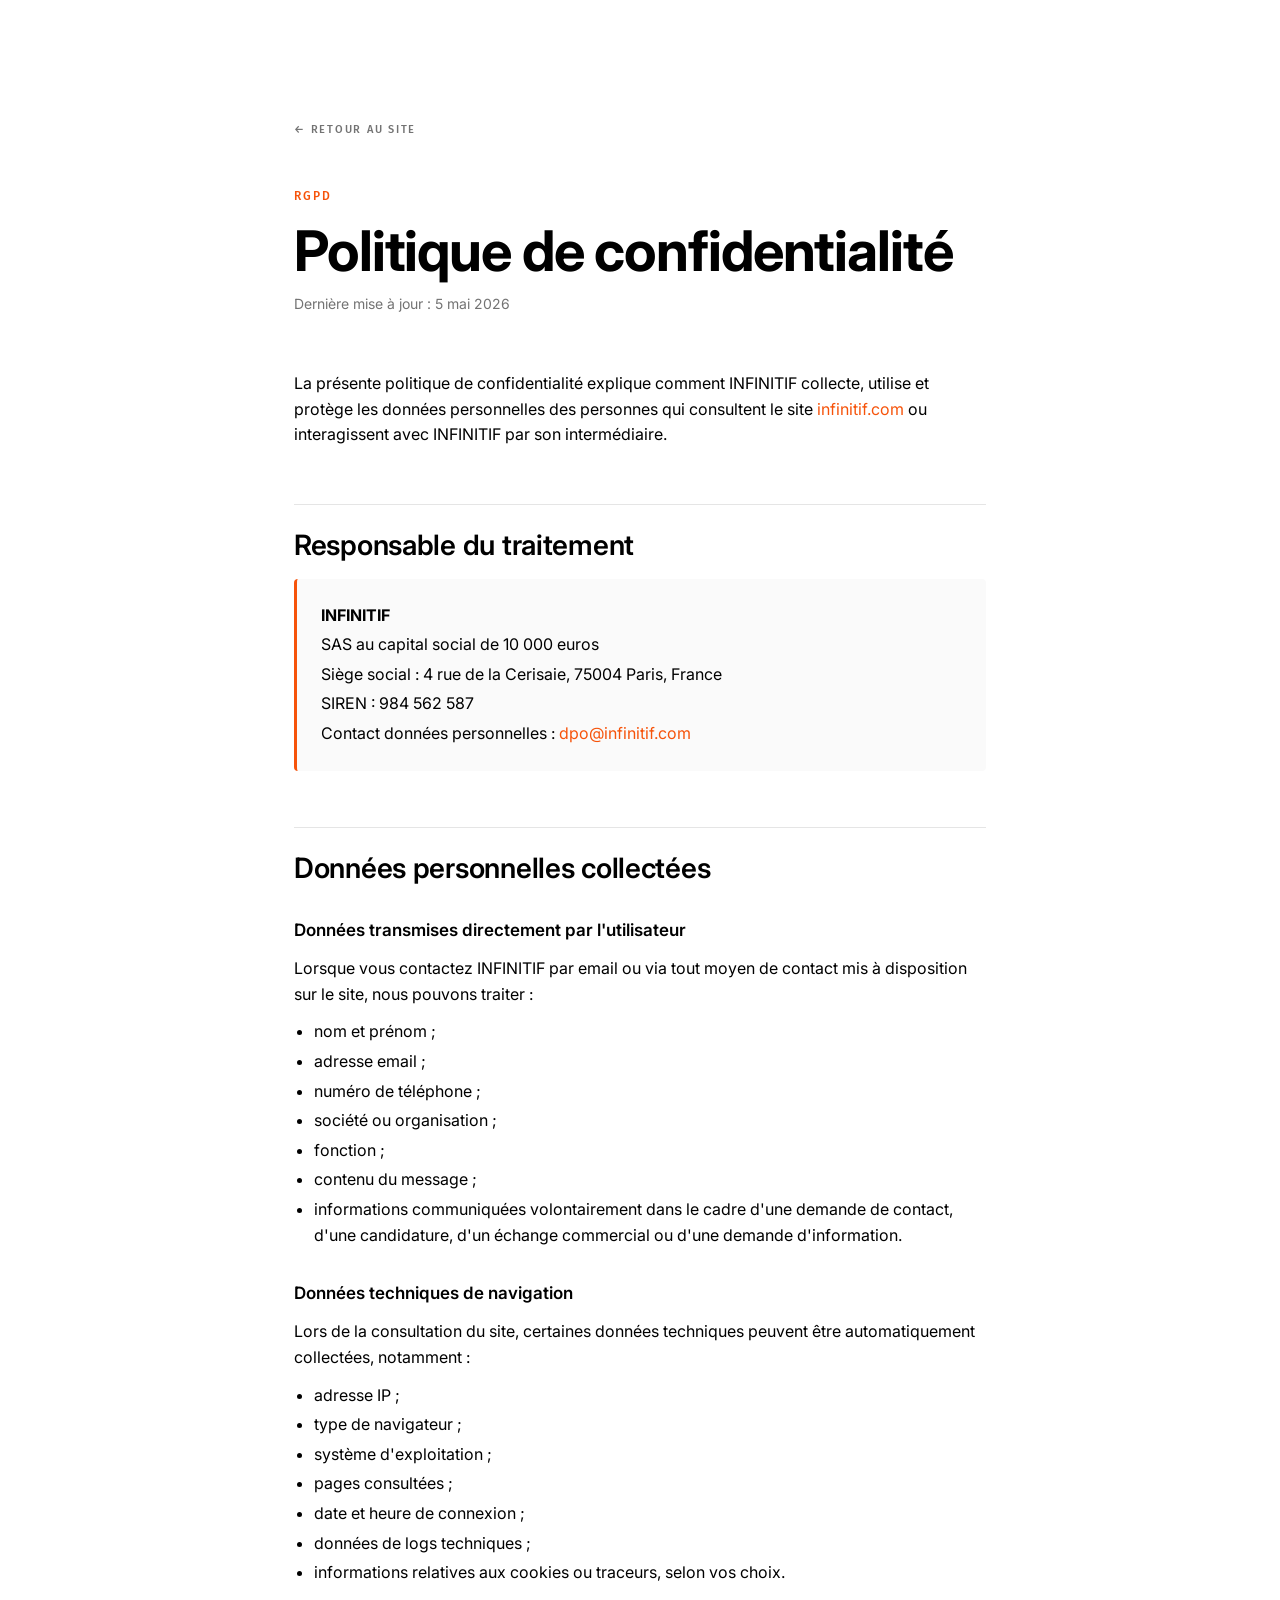
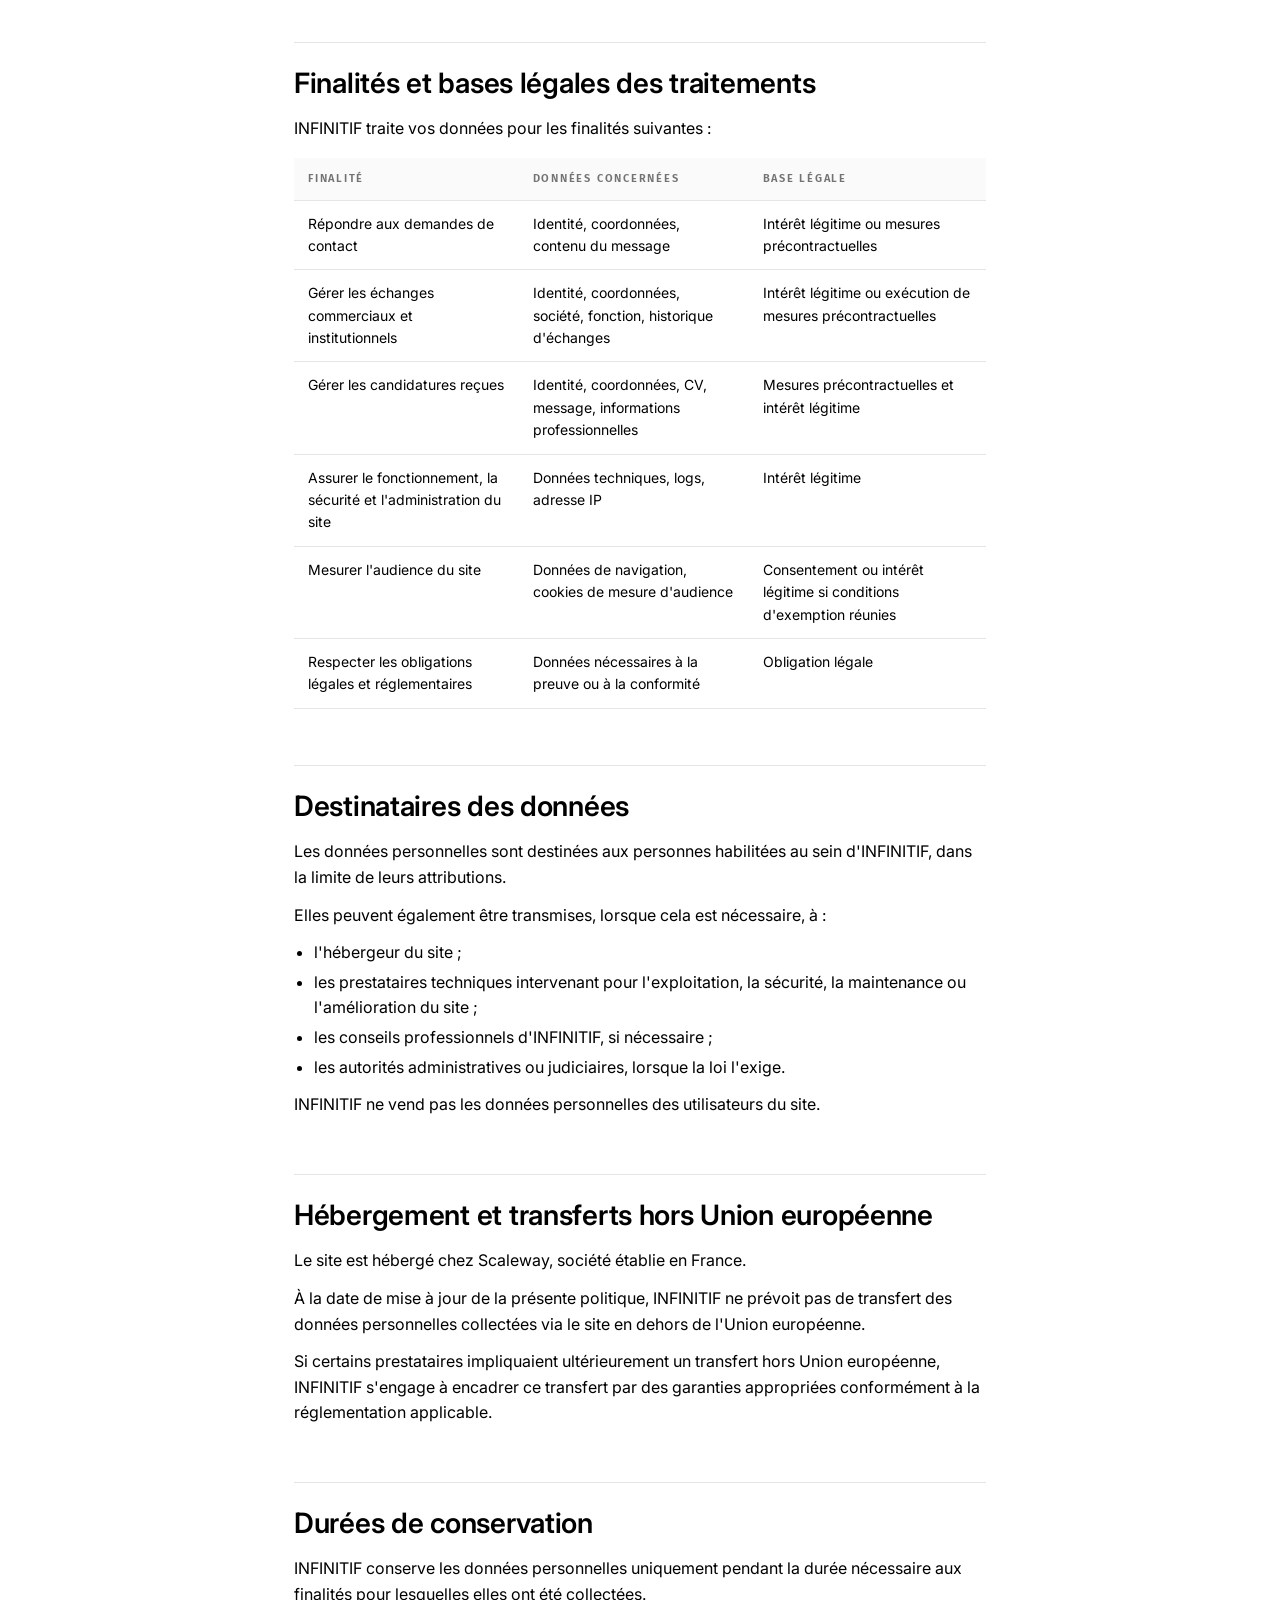
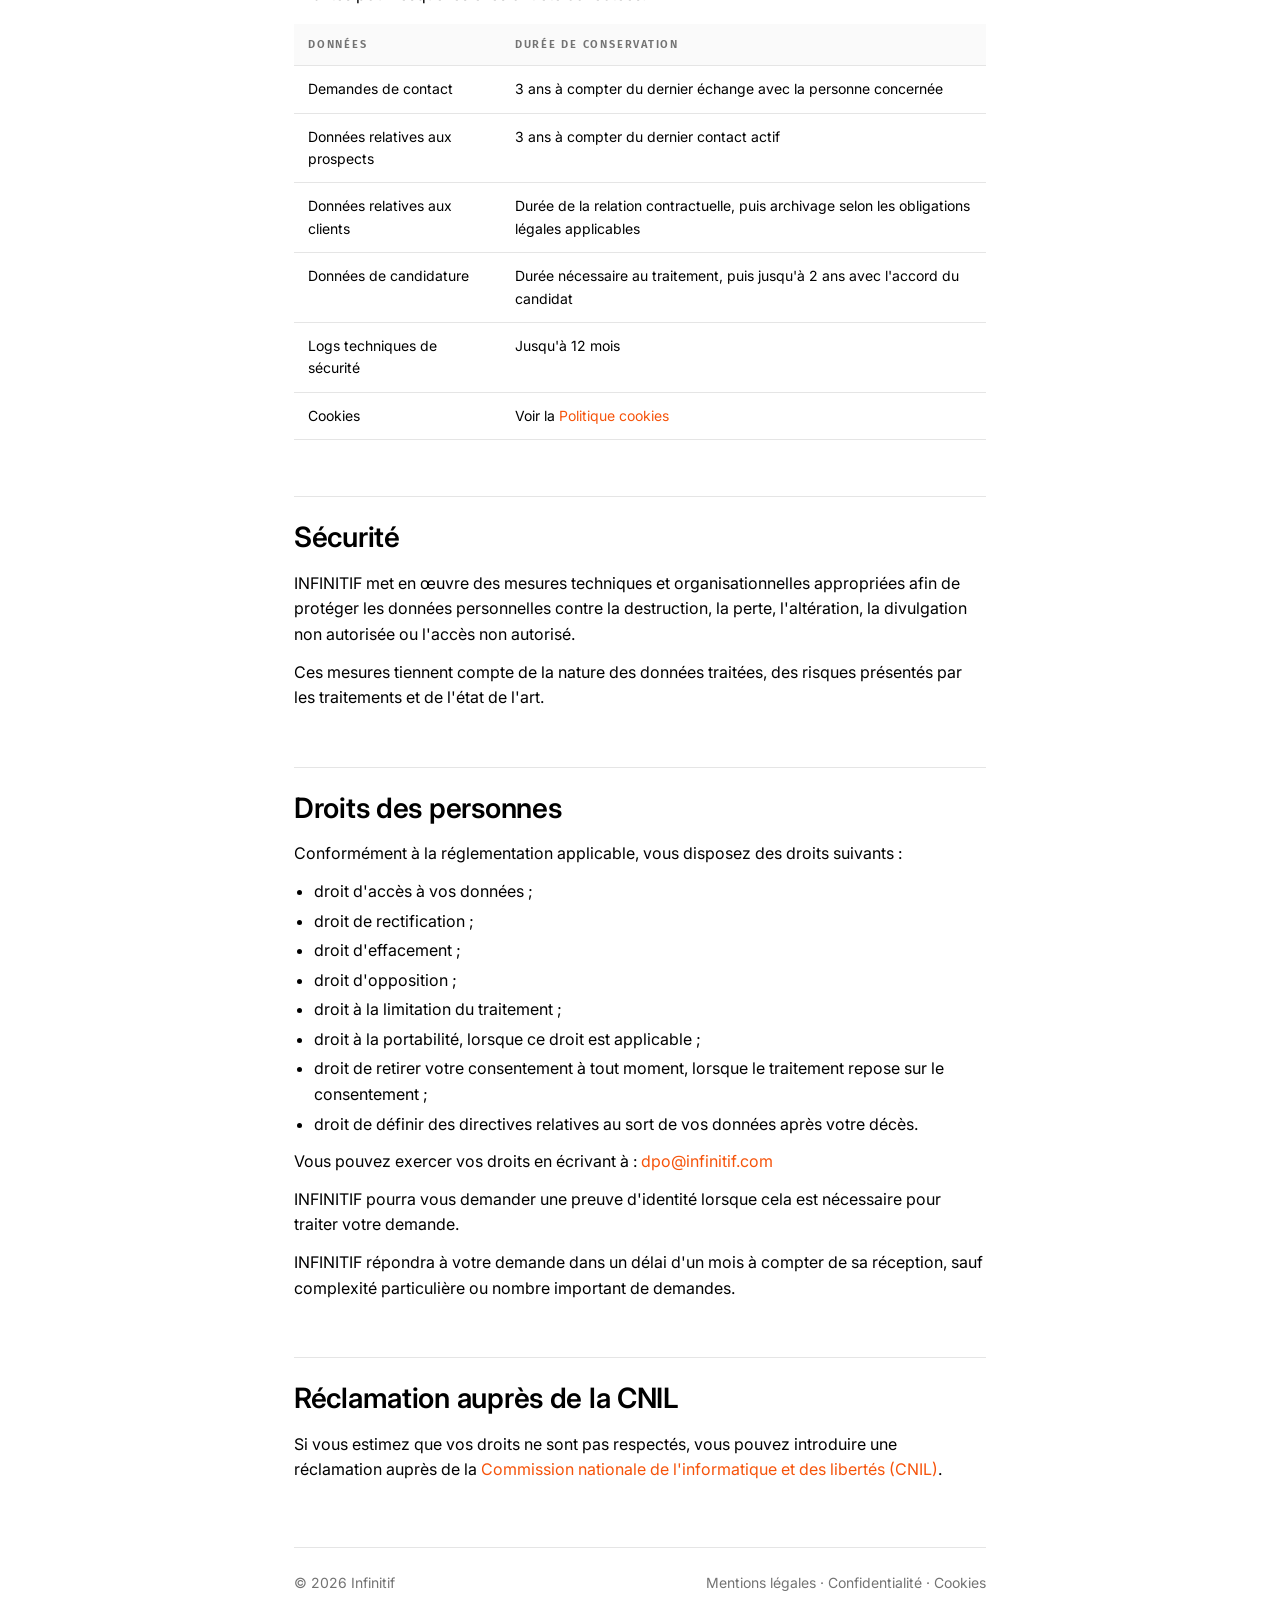
<file: confidentialite.html>
<!doctype html>
<html lang="fr">
<head>
<meta charset="utf-8" />
<meta name="viewport" content="width=device-width, initial-scale=1" />
<title>Politique de confidentialité — Infinitif</title>
<link rel="icon" type="image/svg+xml" href="assets/favicon.svg" />
<link rel="stylesheet" href="assets/colors_and_type.css" />
<style>
  *, *::before, *::after { box-sizing: border-box; }
  html, body { margin: 0; padding: 0; }
  body {
    font-family: var(--font-sans);
    color: var(--fg-1);
    background: var(--inf-white);
    font-size: var(--fs-base);
    line-height: 1.6;
    -webkit-font-smoothing: antialiased;
  }
  a { color: var(--inf-orange); text-decoration: none; }
  a:hover { text-decoration: underline; }
  .legal-shell { max-width: 820px; margin: 0 auto; padding: clamp(80px, 9vw, 140px) clamp(24px, 5vw, 80px) 96px; }
  .legal-back {
    display: inline-flex; align-items: center; gap: 8px;
    font-family: var(--font-accent);
    font-size: 11px;
    font-weight: 500;
    letter-spacing: var(--ls-widest);
    text-transform: uppercase;
    color: var(--fg-3);
    margin-bottom: 48px;
  }
  .legal-back:hover { color: var(--inf-orange); text-decoration: none; }
  .legal-eyebrow {
    font-family: var(--font-accent);
    font-size: 12px;
    font-weight: 500;
    letter-spacing: var(--ls-widest);
    text-transform: uppercase;
    color: var(--inf-orange);
    margin-bottom: 16px;
  }
  h1 {
    font-family: var(--font-display);
    font-size: clamp(36px, 5vw, 56px);
    line-height: 1.05;
    letter-spacing: -0.02em;
    font-weight: 700;
    margin: 0 0 12px;
  }
  .legal-updated {
    color: var(--fg-3);
    font-size: 14px;
    margin-bottom: 56px;
  }
  h2 {
    font-family: var(--font-display);
    font-size: clamp(22px, 2.2vw, 28px);
    line-height: 1.2;
    letter-spacing: -0.01em;
    font-weight: 600;
    margin: 56px 0 16px;
    padding-top: 24px;
    border-top: 1px solid var(--inf-gray-200);
  }
  h3 {
    font-family: var(--font-display);
    font-size: 17px;
    font-weight: 600;
    margin: 32px 0 8px;
  }
  p { margin: 12px 0; }
  ul { padding-left: 20px; margin: 12px 0; }
  li { margin: 4px 0; }
  .legal-card {
    background: var(--inf-gray-50);
    border-left: 3px solid var(--inf-orange);
    padding: 20px 24px;
    margin: 16px 0;
    border-radius: 4px;
  }
  .legal-card p { margin: 4px 0; }
  table { width: 100%; border-collapse: collapse; margin: 16px 0; font-size: 14px; }
  th, td {
    text-align: left;
    padding: 12px 14px;
    border-bottom: 1px solid var(--inf-gray-200);
    vertical-align: top;
  }
  th {
    font-family: var(--font-accent);
    text-transform: uppercase;
    letter-spacing: var(--ls-widest);
    font-size: 11px;
    font-weight: 600;
    color: var(--fg-3);
    background: var(--inf-gray-50);
  }
  .legal-foot {
    margin-top: 64px;
    padding-top: 24px;
    border-top: 1px solid var(--inf-gray-200);
    color: var(--fg-3);
    font-size: 14px;
    display: flex; justify-content: space-between; flex-wrap: wrap; gap: 16px;
  }
  .legal-foot a { color: var(--fg-3); }
  .legal-foot a:hover { color: var(--inf-orange); text-decoration: none; }
</style>
</head>
<body>
<main class="legal-shell">
  <a class="legal-back" href="/">← Retour au site</a>
  <div class="legal-eyebrow">RGPD</div>
  <h1>Politique de confidentialité</h1>
  <p class="legal-updated">Dernière mise à jour : 5 mai 2026</p>

  <p>La présente politique de confidentialité explique comment INFINITIF collecte, utilise et protège les données personnelles des personnes qui consultent le site <a href="https://infinitif.com">infinitif.com</a> ou interagissent avec INFINITIF par son intermédiaire.</p>

  <h2>Responsable du traitement</h2>
  <div class="legal-card">
    <p><strong>INFINITIF</strong></p>
    <p>SAS au capital social de 10&nbsp;000 euros</p>
    <p>Siège social&nbsp;: 4 rue de la Cerisaie, 75004 Paris, France</p>
    <p>SIREN&nbsp;: 984 562 587</p>
    <p>Contact données personnelles&nbsp;: <a href="mailto:dpo@infinitif.com">dpo@infinitif.com</a></p>
  </div>

  <h2>Données personnelles collectées</h2>
  <h3>Données transmises directement par l'utilisateur</h3>
  <p>Lorsque vous contactez INFINITIF par email ou via tout moyen de contact mis à disposition sur le site, nous pouvons traiter&nbsp;:</p>
  <ul>
    <li>nom et prénom&nbsp;;</li>
    <li>adresse email&nbsp;;</li>
    <li>numéro de téléphone&nbsp;;</li>
    <li>société ou organisation&nbsp;;</li>
    <li>fonction&nbsp;;</li>
    <li>contenu du message&nbsp;;</li>
    <li>informations communiquées volontairement dans le cadre d'une demande de contact, d'une candidature, d'un échange commercial ou d'une demande d'information.</li>
  </ul>

  <h3>Données techniques de navigation</h3>
  <p>Lors de la consultation du site, certaines données techniques peuvent être automatiquement collectées, notamment&nbsp;:</p>
  <ul>
    <li>adresse IP&nbsp;;</li>
    <li>type de navigateur&nbsp;;</li>
    <li>système d'exploitation&nbsp;;</li>
    <li>pages consultées&nbsp;;</li>
    <li>date et heure de connexion&nbsp;;</li>
    <li>données de logs techniques&nbsp;;</li>
    <li>informations relatives aux cookies ou traceurs, selon vos choix.</li>
  </ul>

  <h2>Finalités et bases légales des traitements</h2>
  <p>INFINITIF traite vos données pour les finalités suivantes&nbsp;:</p>
  <table>
    <thead>
      <tr><th>Finalité</th><th>Données concernées</th><th>Base légale</th></tr>
    </thead>
    <tbody>
      <tr>
        <td>Répondre aux demandes de contact</td>
        <td>Identité, coordonnées, contenu du message</td>
        <td>Intérêt légitime ou mesures précontractuelles</td>
      </tr>
      <tr>
        <td>Gérer les échanges commerciaux et institutionnels</td>
        <td>Identité, coordonnées, société, fonction, historique d'échanges</td>
        <td>Intérêt légitime ou exécution de mesures précontractuelles</td>
      </tr>
      <tr>
        <td>Gérer les candidatures reçues</td>
        <td>Identité, coordonnées, CV, message, informations professionnelles</td>
        <td>Mesures précontractuelles et intérêt légitime</td>
      </tr>
      <tr>
        <td>Assurer le fonctionnement, la sécurité et l'administration du site</td>
        <td>Données techniques, logs, adresse IP</td>
        <td>Intérêt légitime</td>
      </tr>
      <tr>
        <td>Mesurer l'audience du site</td>
        <td>Données de navigation, cookies de mesure d'audience</td>
        <td>Consentement ou intérêt légitime si conditions d'exemption réunies</td>
      </tr>
      <tr>
        <td>Respecter les obligations légales et réglementaires</td>
        <td>Données nécessaires à la preuve ou à la conformité</td>
        <td>Obligation légale</td>
      </tr>
    </tbody>
  </table>

  <h2>Destinataires des données</h2>
  <p>Les données personnelles sont destinées aux personnes habilitées au sein d'INFINITIF, dans la limite de leurs attributions.</p>
  <p>Elles peuvent également être transmises, lorsque cela est nécessaire, à&nbsp;:</p>
  <ul>
    <li>l'hébergeur du site&nbsp;;</li>
    <li>les prestataires techniques intervenant pour l'exploitation, la sécurité, la maintenance ou l'amélioration du site&nbsp;;</li>
    <li>les conseils professionnels d'INFINITIF, si nécessaire&nbsp;;</li>
    <li>les autorités administratives ou judiciaires, lorsque la loi l'exige.</li>
  </ul>
  <p>INFINITIF ne vend pas les données personnelles des utilisateurs du site.</p>

  <h2>Hébergement et transferts hors Union européenne</h2>
  <p>Le site est hébergé chez Scaleway, société établie en France.</p>
  <p>À la date de mise à jour de la présente politique, INFINITIF ne prévoit pas de transfert des données personnelles collectées via le site en dehors de l'Union européenne.</p>
  <p>Si certains prestataires impliquaient ultérieurement un transfert hors Union européenne, INFINITIF s'engage à encadrer ce transfert par des garanties appropriées conformément à la réglementation applicable.</p>

  <h2>Durées de conservation</h2>
  <p>INFINITIF conserve les données personnelles uniquement pendant la durée nécessaire aux finalités pour lesquelles elles ont été collectées.</p>
  <table>
    <thead>
      <tr><th>Données</th><th>Durée de conservation</th></tr>
    </thead>
    <tbody>
      <tr><td>Demandes de contact</td><td>3 ans à compter du dernier échange avec la personne concernée</td></tr>
      <tr><td>Données relatives aux prospects</td><td>3 ans à compter du dernier contact actif</td></tr>
      <tr><td>Données relatives aux clients</td><td>Durée de la relation contractuelle, puis archivage selon les obligations légales applicables</td></tr>
      <tr><td>Données de candidature</td><td>Durée nécessaire au traitement, puis jusqu'à 2 ans avec l'accord du candidat</td></tr>
      <tr><td>Logs techniques de sécurité</td><td>Jusqu'à 12 mois</td></tr>
      <tr><td>Cookies</td><td>Voir la <a href="/cookies">Politique cookies</a></td></tr>
    </tbody>
  </table>

  <h2>Sécurité</h2>
  <p>INFINITIF met en œuvre des mesures techniques et organisationnelles appropriées afin de protéger les données personnelles contre la destruction, la perte, l'altération, la divulgation non autorisée ou l'accès non autorisé.</p>
  <p>Ces mesures tiennent compte de la nature des données traitées, des risques présentés par les traitements et de l'état de l'art.</p>

  <h2>Droits des personnes</h2>
  <p>Conformément à la réglementation applicable, vous disposez des droits suivants&nbsp;:</p>
  <ul>
    <li>droit d'accès à vos données&nbsp;;</li>
    <li>droit de rectification&nbsp;;</li>
    <li>droit d'effacement&nbsp;;</li>
    <li>droit d'opposition&nbsp;;</li>
    <li>droit à la limitation du traitement&nbsp;;</li>
    <li>droit à la portabilité, lorsque ce droit est applicable&nbsp;;</li>
    <li>droit de retirer votre consentement à tout moment, lorsque le traitement repose sur le consentement&nbsp;;</li>
    <li>droit de définir des directives relatives au sort de vos données après votre décès.</li>
  </ul>
  <p>Vous pouvez exercer vos droits en écrivant à&nbsp;: <a href="mailto:dpo@infinitif.com">dpo@infinitif.com</a></p>
  <p>INFINITIF pourra vous demander une preuve d'identité lorsque cela est nécessaire pour traiter votre demande.</p>
  <p>INFINITIF répondra à votre demande dans un délai d'un mois à compter de sa réception, sauf complexité particulière ou nombre important de demandes.</p>

  <h2>Réclamation auprès de la CNIL</h2>
  <p>Si vous estimez que vos droits ne sont pas respectés, vous pouvez introduire une réclamation auprès de la <a href="https://www.cnil.fr">Commission nationale de l'informatique et des libertés (CNIL)</a>.</p>

  <div class="legal-foot">
    <span>© 2026 Infinitif</span>
    <span>
      <a href="/mentions-legales">Mentions légales</a> ·
      <a href="/confidentialite">Confidentialité</a> ·
      <a href="/cookies">Cookies</a>
    </span>
  </div>
</main>
</body>
</html>
</file>
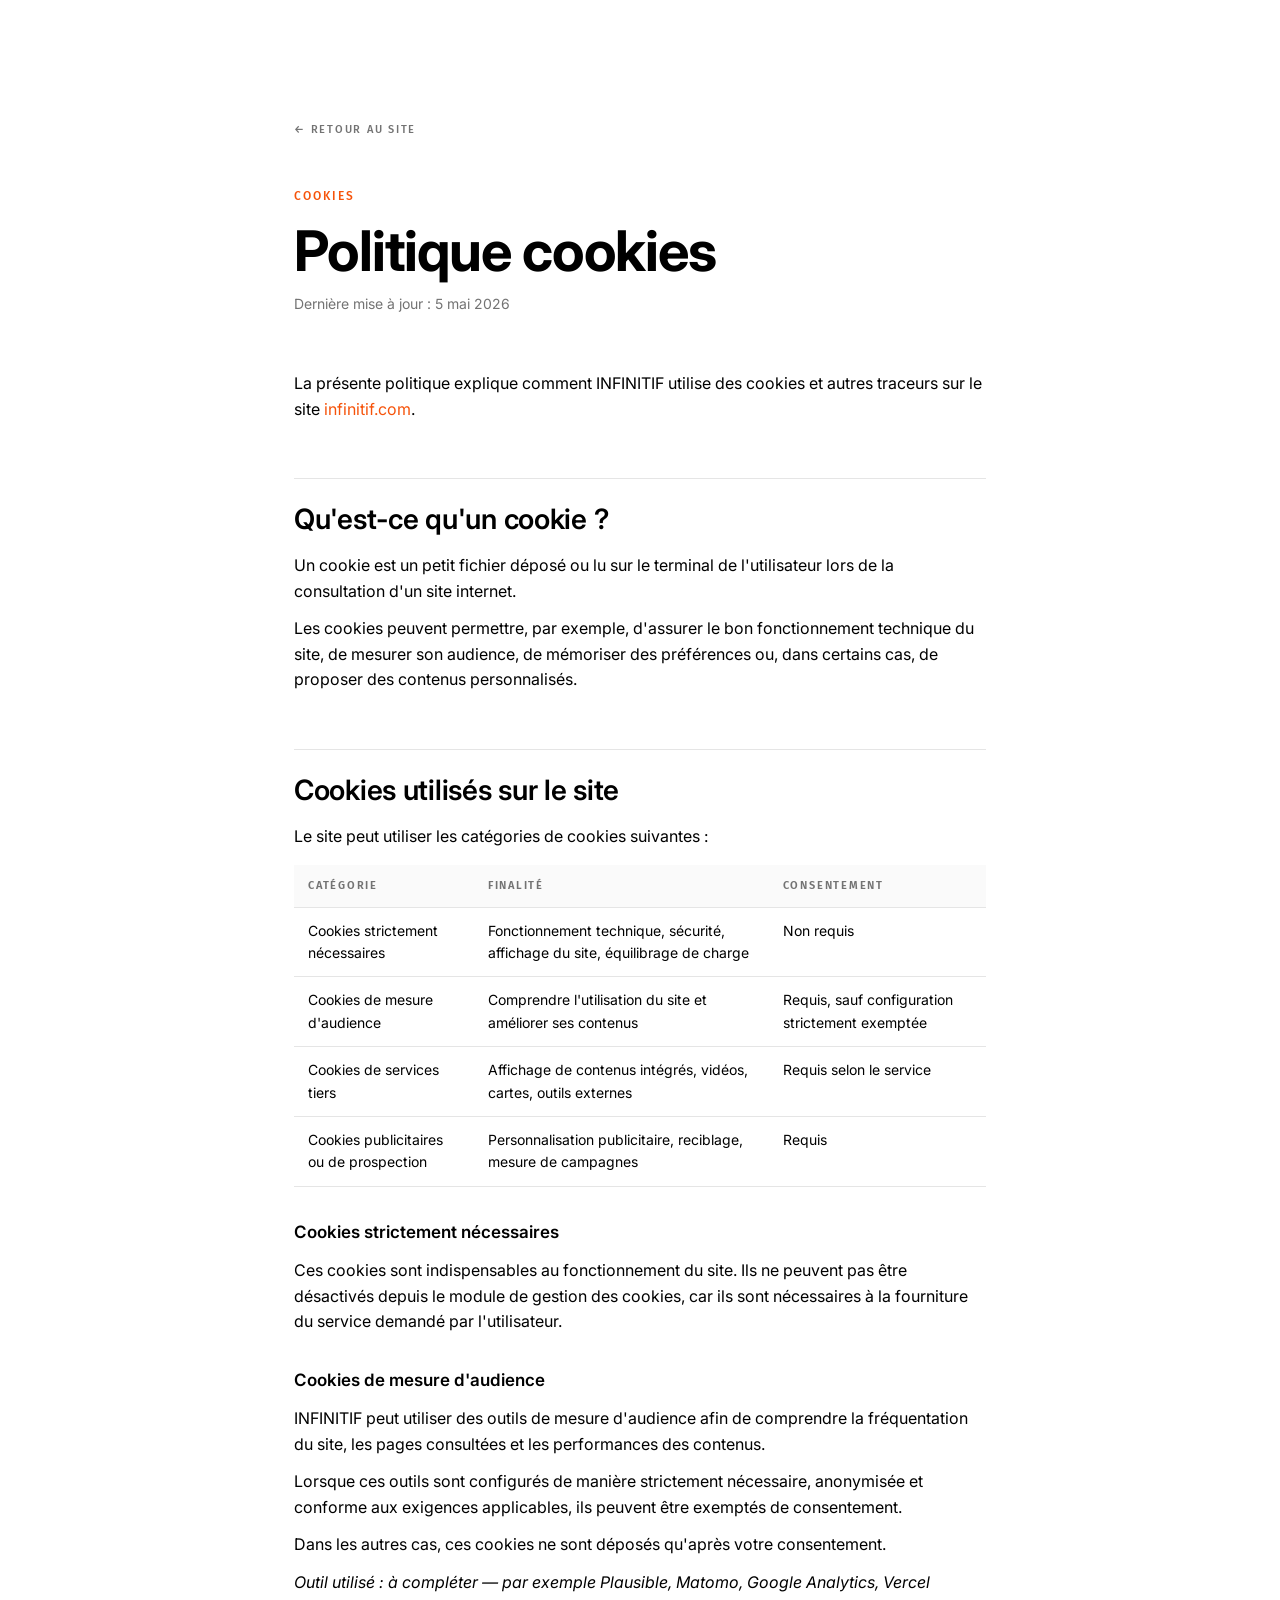
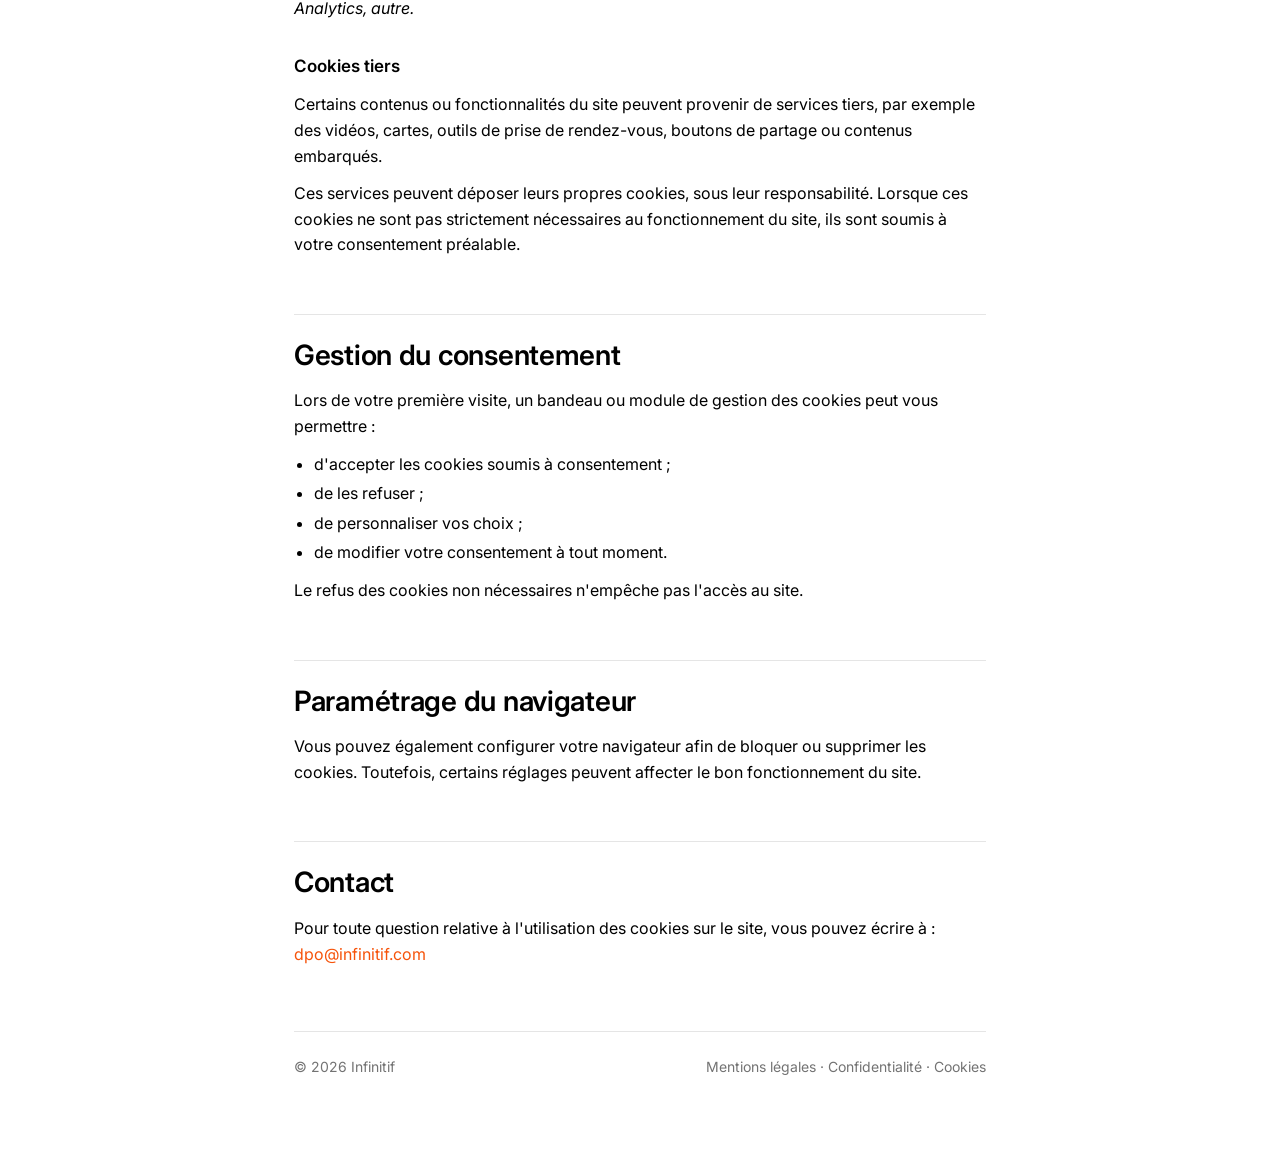
<file: cookies.html>
<!doctype html>
<html lang="fr">
<head>
<meta charset="utf-8" />
<meta name="viewport" content="width=device-width, initial-scale=1" />
<title>Politique cookies — Infinitif</title>
<link rel="icon" type="image/svg+xml" href="assets/favicon.svg" />
<link rel="stylesheet" href="assets/colors_and_type.css" />
<style>
  *, *::before, *::after { box-sizing: border-box; }
  html, body { margin: 0; padding: 0; }
  body {
    font-family: var(--font-sans);
    color: var(--fg-1);
    background: var(--inf-white);
    font-size: var(--fs-base);
    line-height: 1.6;
    -webkit-font-smoothing: antialiased;
  }
  a { color: var(--inf-orange); text-decoration: none; }
  a:hover { text-decoration: underline; }
  .legal-shell { max-width: 820px; margin: 0 auto; padding: clamp(80px, 9vw, 140px) clamp(24px, 5vw, 80px) 96px; }
  .legal-back {
    display: inline-flex; align-items: center; gap: 8px;
    font-family: var(--font-accent);
    font-size: 11px;
    font-weight: 500;
    letter-spacing: var(--ls-widest);
    text-transform: uppercase;
    color: var(--fg-3);
    margin-bottom: 48px;
  }
  .legal-back:hover { color: var(--inf-orange); text-decoration: none; }
  .legal-eyebrow {
    font-family: var(--font-accent);
    font-size: 12px;
    font-weight: 500;
    letter-spacing: var(--ls-widest);
    text-transform: uppercase;
    color: var(--inf-orange);
    margin-bottom: 16px;
  }
  h1 {
    font-family: var(--font-display);
    font-size: clamp(36px, 5vw, 56px);
    line-height: 1.05;
    letter-spacing: -0.02em;
    font-weight: 700;
    margin: 0 0 12px;
  }
  .legal-updated {
    color: var(--fg-3);
    font-size: 14px;
    margin-bottom: 56px;
  }
  h2 {
    font-family: var(--font-display);
    font-size: clamp(22px, 2.2vw, 28px);
    line-height: 1.2;
    letter-spacing: -0.01em;
    font-weight: 600;
    margin: 56px 0 16px;
    padding-top: 24px;
    border-top: 1px solid var(--inf-gray-200);
  }
  h3 {
    font-family: var(--font-display);
    font-size: 17px;
    font-weight: 600;
    margin: 32px 0 8px;
  }
  p { margin: 12px 0; }
  ul { padding-left: 20px; margin: 12px 0; }
  li { margin: 4px 0; }
  table { width: 100%; border-collapse: collapse; margin: 16px 0; font-size: 14px; }
  th, td {
    text-align: left;
    padding: 12px 14px;
    border-bottom: 1px solid var(--inf-gray-200);
    vertical-align: top;
  }
  th {
    font-family: var(--font-accent);
    text-transform: uppercase;
    letter-spacing: var(--ls-widest);
    font-size: 11px;
    font-weight: 600;
    color: var(--fg-3);
    background: var(--inf-gray-50);
  }
  .legal-foot {
    margin-top: 64px;
    padding-top: 24px;
    border-top: 1px solid var(--inf-gray-200);
    color: var(--fg-3);
    font-size: 14px;
    display: flex; justify-content: space-between; flex-wrap: wrap; gap: 16px;
  }
  .legal-foot a { color: var(--fg-3); }
  .legal-foot a:hover { color: var(--inf-orange); text-decoration: none; }
</style>
</head>
<body>
<main class="legal-shell">
  <a class="legal-back" href="/">← Retour au site</a>
  <div class="legal-eyebrow">Cookies</div>
  <h1>Politique cookies</h1>
  <p class="legal-updated">Dernière mise à jour : 5 mai 2026</p>

  <p>La présente politique explique comment INFINITIF utilise des cookies et autres traceurs sur le site <a href="https://infinitif.com">infinitif.com</a>.</p>

  <h2>Qu'est-ce qu'un cookie ?</h2>
  <p>Un cookie est un petit fichier déposé ou lu sur le terminal de l'utilisateur lors de la consultation d'un site internet.</p>
  <p>Les cookies peuvent permettre, par exemple, d'assurer le bon fonctionnement technique du site, de mesurer son audience, de mémoriser des préférences ou, dans certains cas, de proposer des contenus personnalisés.</p>

  <h2>Cookies utilisés sur le site</h2>
  <p>Le site peut utiliser les catégories de cookies suivantes&nbsp;:</p>
  <table>
    <thead>
      <tr><th>Catégorie</th><th>Finalité</th><th>Consentement</th></tr>
    </thead>
    <tbody>
      <tr>
        <td>Cookies strictement nécessaires</td>
        <td>Fonctionnement technique, sécurité, affichage du site, équilibrage de charge</td>
        <td>Non requis</td>
      </tr>
      <tr>
        <td>Cookies de mesure d'audience</td>
        <td>Comprendre l'utilisation du site et améliorer ses contenus</td>
        <td>Requis, sauf configuration strictement exemptée</td>
      </tr>
      <tr>
        <td>Cookies de services tiers</td>
        <td>Affichage de contenus intégrés, vidéos, cartes, outils externes</td>
        <td>Requis selon le service</td>
      </tr>
      <tr>
        <td>Cookies publicitaires ou de prospection</td>
        <td>Personnalisation publicitaire, reciblage, mesure de campagnes</td>
        <td>Requis</td>
      </tr>
    </tbody>
  </table>

  <h3>Cookies strictement nécessaires</h3>
  <p>Ces cookies sont indispensables au fonctionnement du site. Ils ne peuvent pas être désactivés depuis le module de gestion des cookies, car ils sont nécessaires à la fourniture du service demandé par l'utilisateur.</p>

  <h3>Cookies de mesure d'audience</h3>
  <p>INFINITIF peut utiliser des outils de mesure d'audience afin de comprendre la fréquentation du site, les pages consultées et les performances des contenus.</p>
  <p>Lorsque ces outils sont configurés de manière strictement nécessaire, anonymisée et conforme aux exigences applicables, ils peuvent être exemptés de consentement.</p>
  <p>Dans les autres cas, ces cookies ne sont déposés qu'après votre consentement.</p>
  <p><em>Outil utilisé : à compléter — par exemple Plausible, Matomo, Google Analytics, Vercel Analytics, autre.</em></p>

  <h3>Cookies tiers</h3>
  <p>Certains contenus ou fonctionnalités du site peuvent provenir de services tiers, par exemple des vidéos, cartes, outils de prise de rendez-vous, boutons de partage ou contenus embarqués.</p>
  <p>Ces services peuvent déposer leurs propres cookies, sous leur responsabilité. Lorsque ces cookies ne sont pas strictement nécessaires au fonctionnement du site, ils sont soumis à votre consentement préalable.</p>

  <h2>Gestion du consentement</h2>
  <p>Lors de votre première visite, un bandeau ou module de gestion des cookies peut vous permettre&nbsp;:</p>
  <ul>
    <li>d'accepter les cookies soumis à consentement&nbsp;;</li>
    <li>de les refuser&nbsp;;</li>
    <li>de personnaliser vos choix&nbsp;;</li>
    <li>de modifier votre consentement à tout moment.</li>
  </ul>
  <p>Le refus des cookies non nécessaires n'empêche pas l'accès au site.</p>

  <h2>Paramétrage du navigateur</h2>
  <p>Vous pouvez également configurer votre navigateur afin de bloquer ou supprimer les cookies. Toutefois, certains réglages peuvent affecter le bon fonctionnement du site.</p>

  <h2>Contact</h2>
  <p>Pour toute question relative à l'utilisation des cookies sur le site, vous pouvez écrire à&nbsp;: <a href="mailto:dpo@infinitif.com">dpo@infinitif.com</a></p>

  <div class="legal-foot">
    <span>© 2026 Infinitif</span>
    <span>
      <a href="/mentions-legales">Mentions légales</a> ·
      <a href="/confidentialite">Confidentialité</a> ·
      <a href="/cookies">Cookies</a>
    </span>
  </div>
</main>
</body>
</html>
</file>
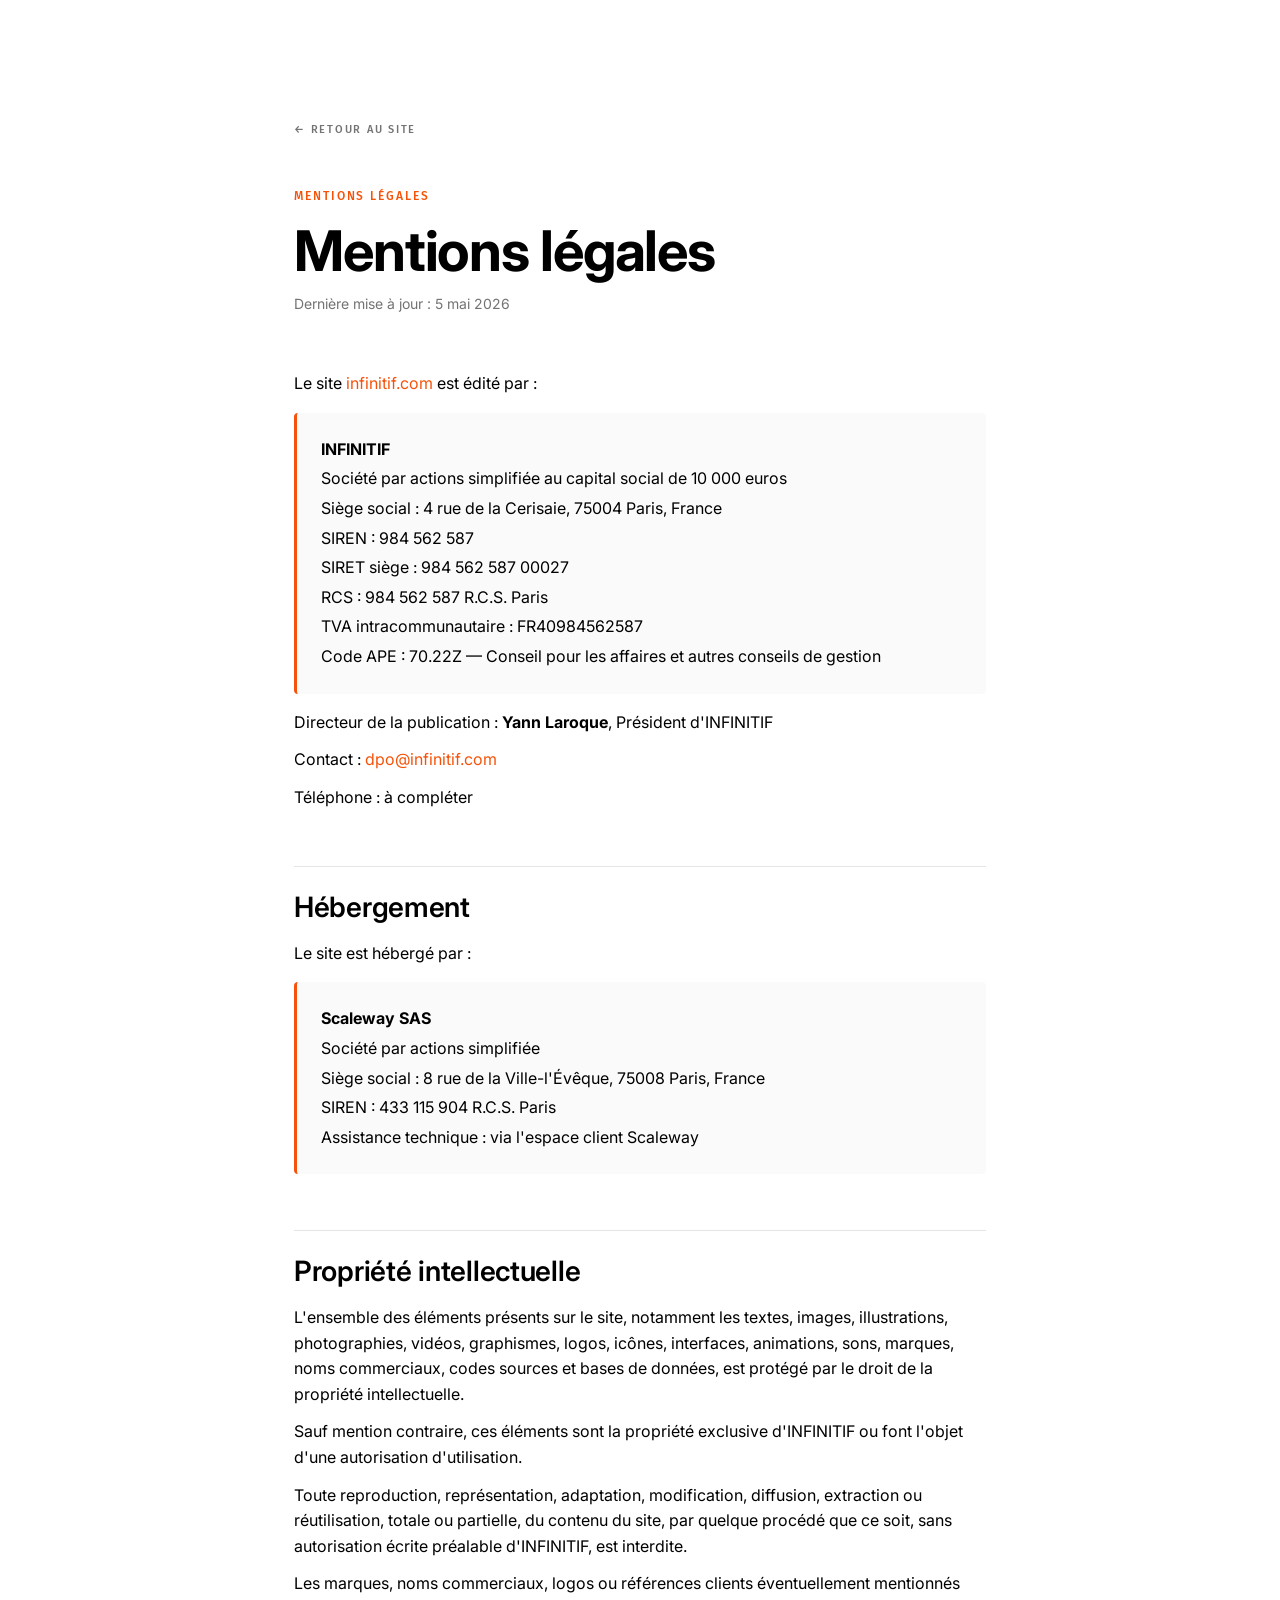
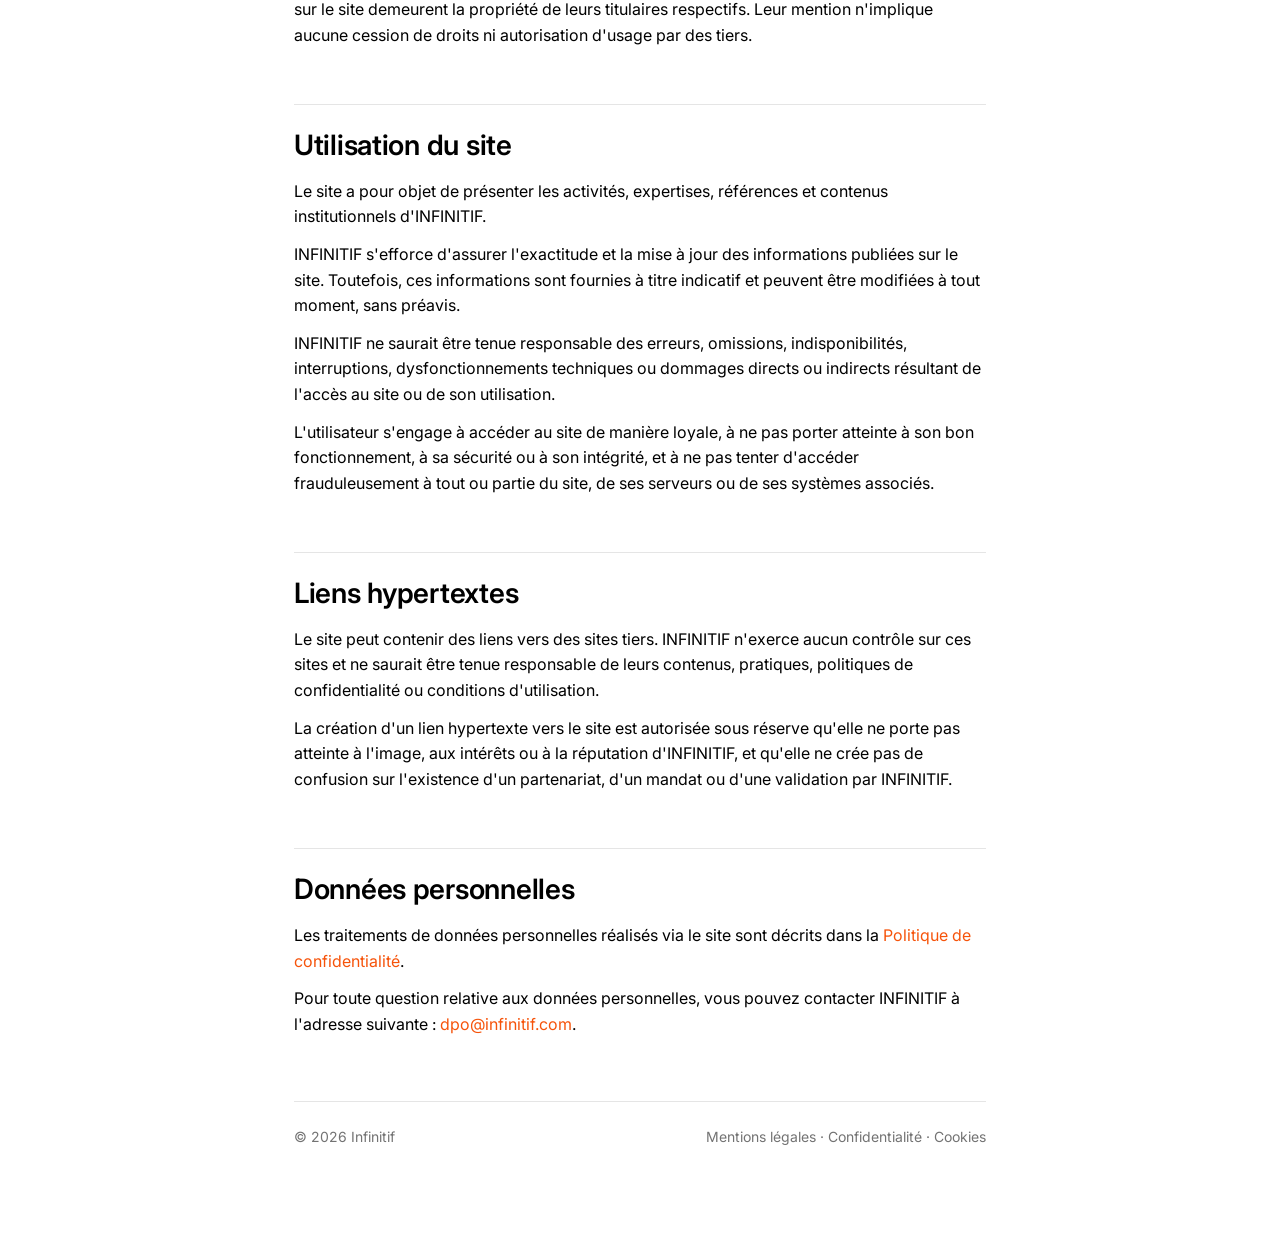
<file: mentions-legales.html>
<!doctype html>
<html lang="fr">
<head>
<meta charset="utf-8" />
<meta name="viewport" content="width=device-width, initial-scale=1" />
<title>Mentions légales — Infinitif</title>
<link rel="icon" type="image/svg+xml" href="assets/favicon.svg" />
<link rel="stylesheet" href="assets/colors_and_type.css" />
<style>
  *, *::before, *::after { box-sizing: border-box; }
  html, body { margin: 0; padding: 0; }
  body {
    font-family: var(--font-sans);
    color: var(--fg-1);
    background: var(--inf-white);
    font-size: var(--fs-base);
    line-height: 1.6;
    -webkit-font-smoothing: antialiased;
  }
  a { color: var(--inf-orange); text-decoration: none; }
  a:hover { text-decoration: underline; }
  .legal-shell { max-width: 820px; margin: 0 auto; padding: clamp(80px, 9vw, 140px) clamp(24px, 5vw, 80px) 96px; }
  .legal-back {
    display: inline-flex; align-items: center; gap: 8px;
    font-family: var(--font-accent);
    font-size: 11px;
    font-weight: 500;
    letter-spacing: var(--ls-widest);
    text-transform: uppercase;
    color: var(--fg-3);
    margin-bottom: 48px;
  }
  .legal-back:hover { color: var(--inf-orange); text-decoration: none; }
  .legal-eyebrow {
    font-family: var(--font-accent);
    font-size: 12px;
    font-weight: 500;
    letter-spacing: var(--ls-widest);
    text-transform: uppercase;
    color: var(--inf-orange);
    margin-bottom: 16px;
  }
  h1 {
    font-family: var(--font-display);
    font-size: clamp(36px, 5vw, 56px);
    line-height: 1.05;
    letter-spacing: -0.02em;
    font-weight: 700;
    margin: 0 0 12px;
  }
  .legal-updated {
    color: var(--fg-3);
    font-size: 14px;
    margin-bottom: 56px;
  }
  h2 {
    font-family: var(--font-display);
    font-size: clamp(22px, 2.2vw, 28px);
    line-height: 1.2;
    letter-spacing: -0.01em;
    font-weight: 600;
    margin: 56px 0 16px;
    padding-top: 24px;
    border-top: 1px solid var(--inf-gray-200);
  }
  h3 {
    font-family: var(--font-display);
    font-size: 17px;
    font-weight: 600;
    margin: 32px 0 8px;
  }
  p { margin: 12px 0; }
  ul { padding-left: 20px; margin: 12px 0; }
  li { margin: 4px 0; }
  .legal-card {
    background: var(--inf-gray-50);
    border-left: 3px solid var(--inf-orange);
    padding: 20px 24px;
    margin: 16px 0;
    border-radius: 4px;
  }
  .legal-card p { margin: 4px 0; }
  .legal-foot {
    margin-top: 64px;
    padding-top: 24px;
    border-top: 1px solid var(--inf-gray-200);
    color: var(--fg-3);
    font-size: 14px;
    display: flex; justify-content: space-between; flex-wrap: wrap; gap: 16px;
  }
  .legal-foot a { color: var(--fg-3); }
  .legal-foot a:hover { color: var(--inf-orange); text-decoration: none; }
</style>
</head>
<body>
<main class="legal-shell">
  <a class="legal-back" href="/">← Retour au site</a>
  <div class="legal-eyebrow">Mentions légales</div>
  <h1>Mentions légales</h1>
  <p class="legal-updated">Dernière mise à jour : 5 mai 2026</p>

  <p>Le site <a href="https://infinitif.com">infinitif.com</a> est édité par&nbsp;:</p>
  <div class="legal-card">
    <p><strong>INFINITIF</strong></p>
    <p>Société par actions simplifiée au capital social de 10&nbsp;000 euros</p>
    <p>Siège social&nbsp;: 4 rue de la Cerisaie, 75004 Paris, France</p>
    <p>SIREN&nbsp;: 984 562 587</p>
    <p>SIRET siège&nbsp;: 984 562 587 00027</p>
    <p>RCS&nbsp;: 984 562 587 R.C.S. Paris</p>
    <p>TVA intracommunautaire&nbsp;: FR40984562587</p>
    <p>Code APE&nbsp;: 70.22Z — Conseil pour les affaires et autres conseils de gestion</p>
  </div>
  <p>Directeur de la publication&nbsp;: <strong>Yann Laroque</strong>, Président d'INFINITIF</p>
  <p>Contact&nbsp;: <a href="mailto:dpo@infinitif.com">dpo@infinitif.com</a></p>
  <p>Téléphone&nbsp;: à compléter</p>

  <h2>Hébergement</h2>
  <p>Le site est hébergé par&nbsp;:</p>
  <div class="legal-card">
    <p><strong>Scaleway SAS</strong></p>
    <p>Société par actions simplifiée</p>
    <p>Siège social&nbsp;: 8 rue de la Ville-l'Évêque, 75008 Paris, France</p>
    <p>SIREN&nbsp;: 433 115 904 R.C.S. Paris</p>
    <p>Assistance technique&nbsp;: via l'espace client Scaleway</p>
  </div>

  <h2>Propriété intellectuelle</h2>
  <p>L'ensemble des éléments présents sur le site, notamment les textes, images, illustrations, photographies, vidéos, graphismes, logos, icônes, interfaces, animations, sons, marques, noms commerciaux, codes sources et bases de données, est protégé par le droit de la propriété intellectuelle.</p>
  <p>Sauf mention contraire, ces éléments sont la propriété exclusive d'INFINITIF ou font l'objet d'une autorisation d'utilisation.</p>
  <p>Toute reproduction, représentation, adaptation, modification, diffusion, extraction ou réutilisation, totale ou partielle, du contenu du site, par quelque procédé que ce soit, sans autorisation écrite préalable d'INFINITIF, est interdite.</p>
  <p>Les marques, noms commerciaux, logos ou références clients éventuellement mentionnés sur le site demeurent la propriété de leurs titulaires respectifs. Leur mention n'implique aucune cession de droits ni autorisation d'usage par des tiers.</p>

  <h2>Utilisation du site</h2>
  <p>Le site a pour objet de présenter les activités, expertises, références et contenus institutionnels d'INFINITIF.</p>
  <p>INFINITIF s'efforce d'assurer l'exactitude et la mise à jour des informations publiées sur le site. Toutefois, ces informations sont fournies à titre indicatif et peuvent être modifiées à tout moment, sans préavis.</p>
  <p>INFINITIF ne saurait être tenue responsable des erreurs, omissions, indisponibilités, interruptions, dysfonctionnements techniques ou dommages directs ou indirects résultant de l'accès au site ou de son utilisation.</p>
  <p>L'utilisateur s'engage à accéder au site de manière loyale, à ne pas porter atteinte à son bon fonctionnement, à sa sécurité ou à son intégrité, et à ne pas tenter d'accéder frauduleusement à tout ou partie du site, de ses serveurs ou de ses systèmes associés.</p>

  <h2>Liens hypertextes</h2>
  <p>Le site peut contenir des liens vers des sites tiers. INFINITIF n'exerce aucun contrôle sur ces sites et ne saurait être tenue responsable de leurs contenus, pratiques, politiques de confidentialité ou conditions d'utilisation.</p>
  <p>La création d'un lien hypertexte vers le site est autorisée sous réserve qu'elle ne porte pas atteinte à l'image, aux intérêts ou à la réputation d'INFINITIF, et qu'elle ne crée pas de confusion sur l'existence d'un partenariat, d'un mandat ou d'une validation par INFINITIF.</p>

  <h2>Données personnelles</h2>
  <p>Les traitements de données personnelles réalisés via le site sont décrits dans la <a href="/confidentialite">Politique de confidentialité</a>.</p>
  <p>Pour toute question relative aux données personnelles, vous pouvez contacter INFINITIF à l'adresse suivante&nbsp;: <a href="mailto:dpo@infinitif.com">dpo@infinitif.com</a>.</p>

  <div class="legal-foot">
    <span>© 2026 Infinitif</span>
    <span>
      <a href="/mentions-legales">Mentions légales</a> ·
      <a href="/confidentialite">Confidentialité</a> ·
      <a href="/cookies">Cookies</a>
    </span>
  </div>
</main>
</body>
</html>
</file>
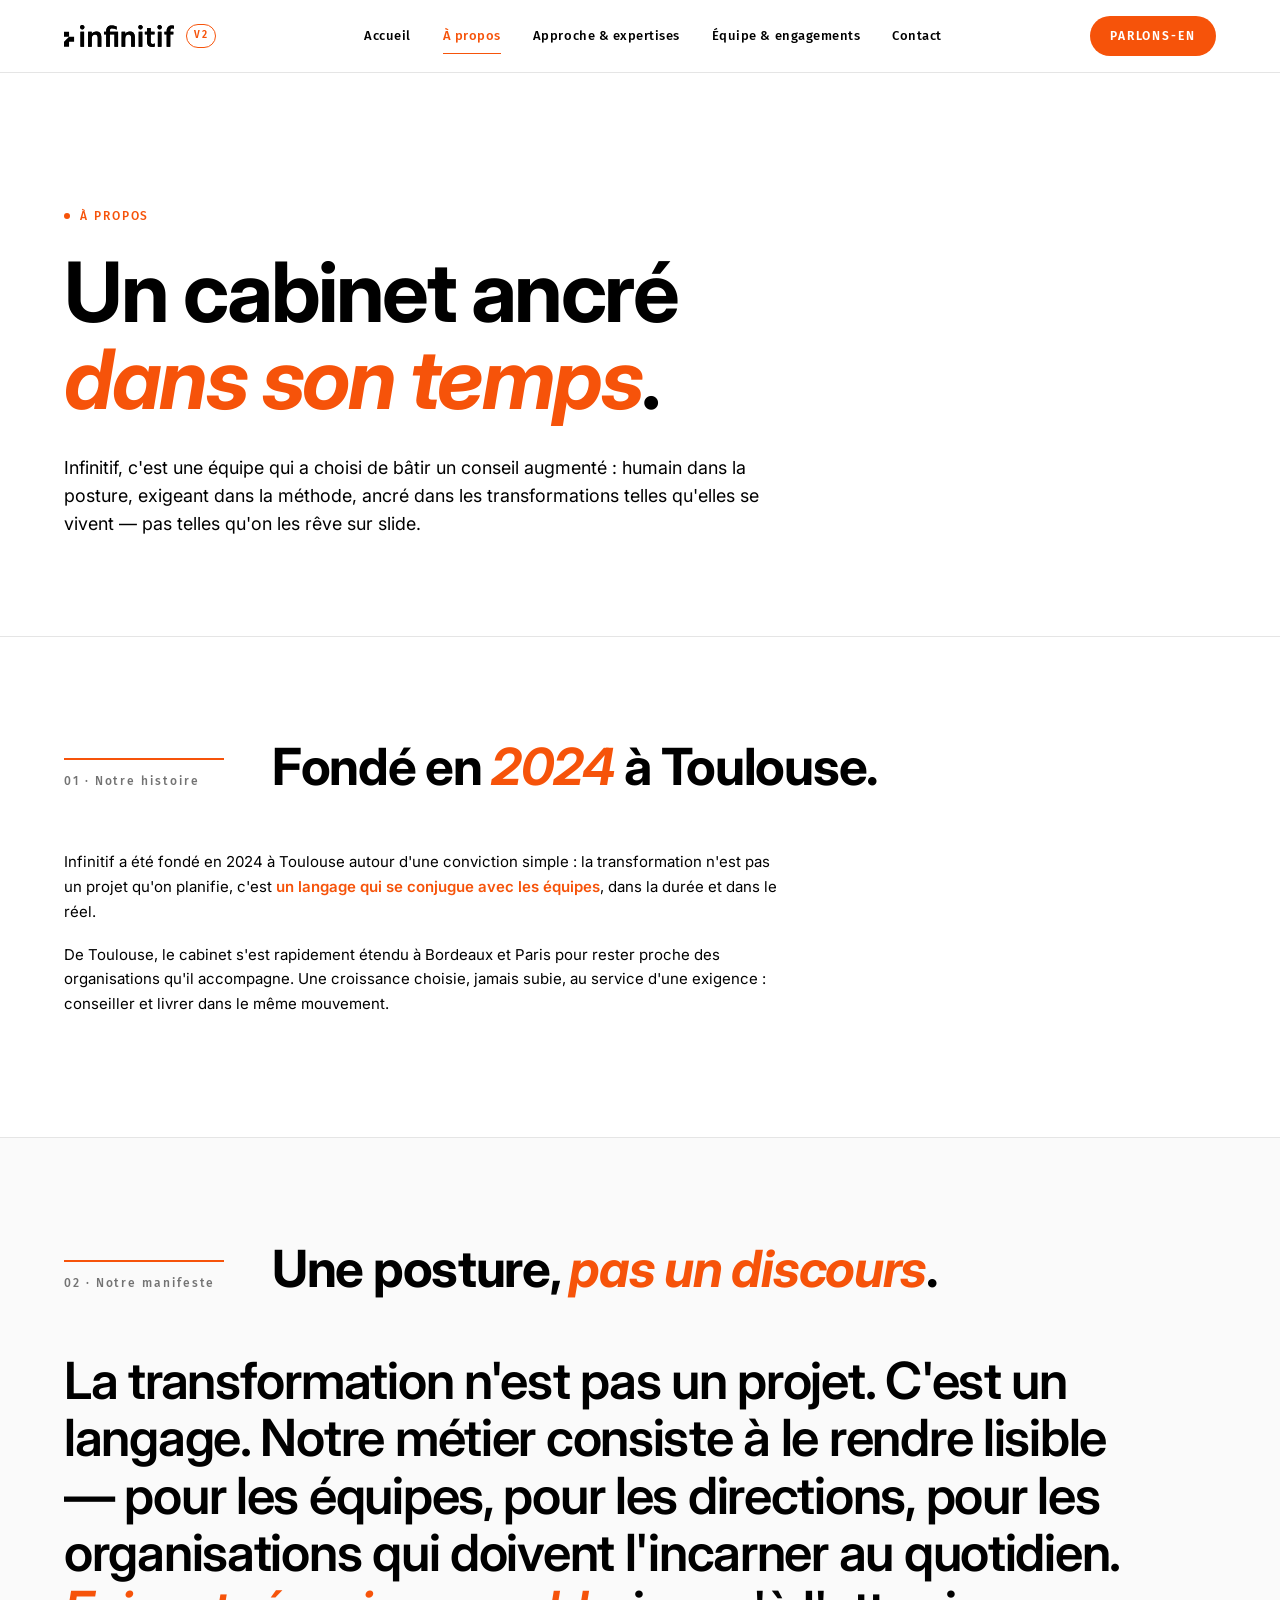
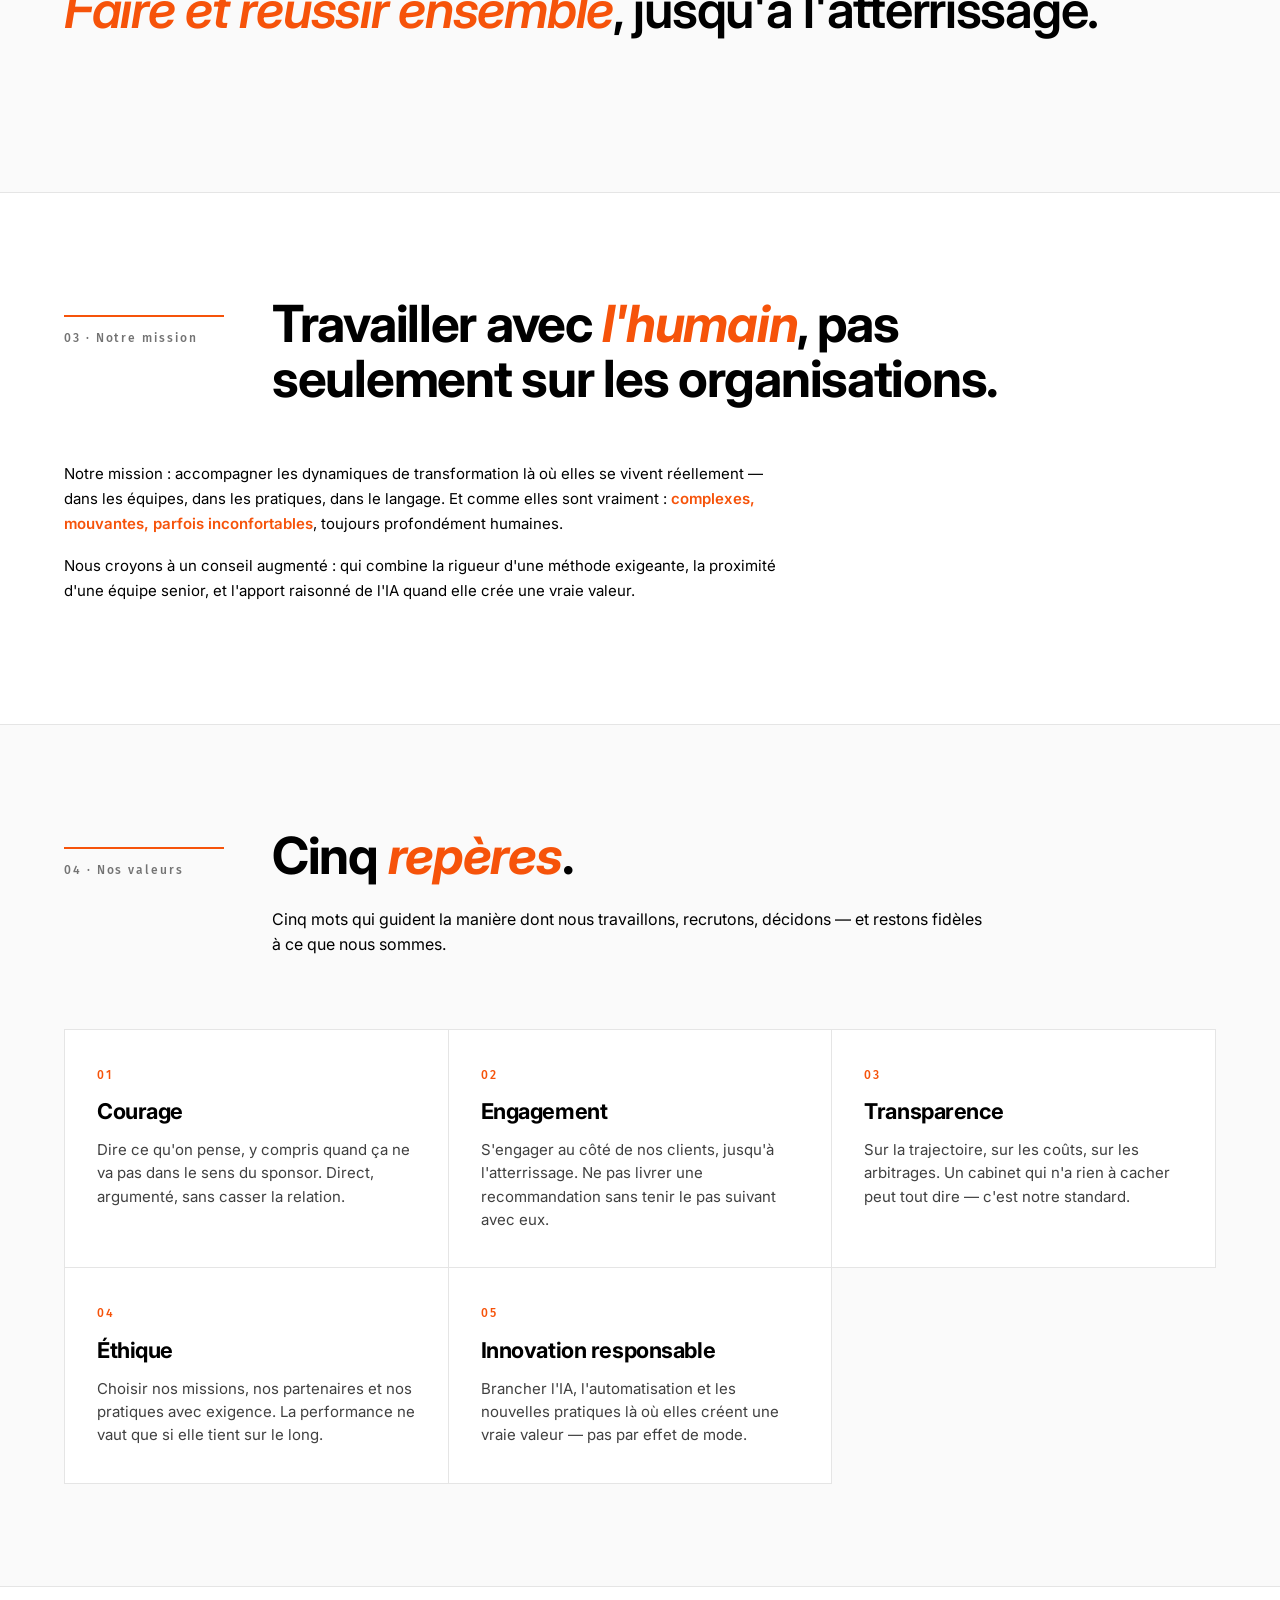
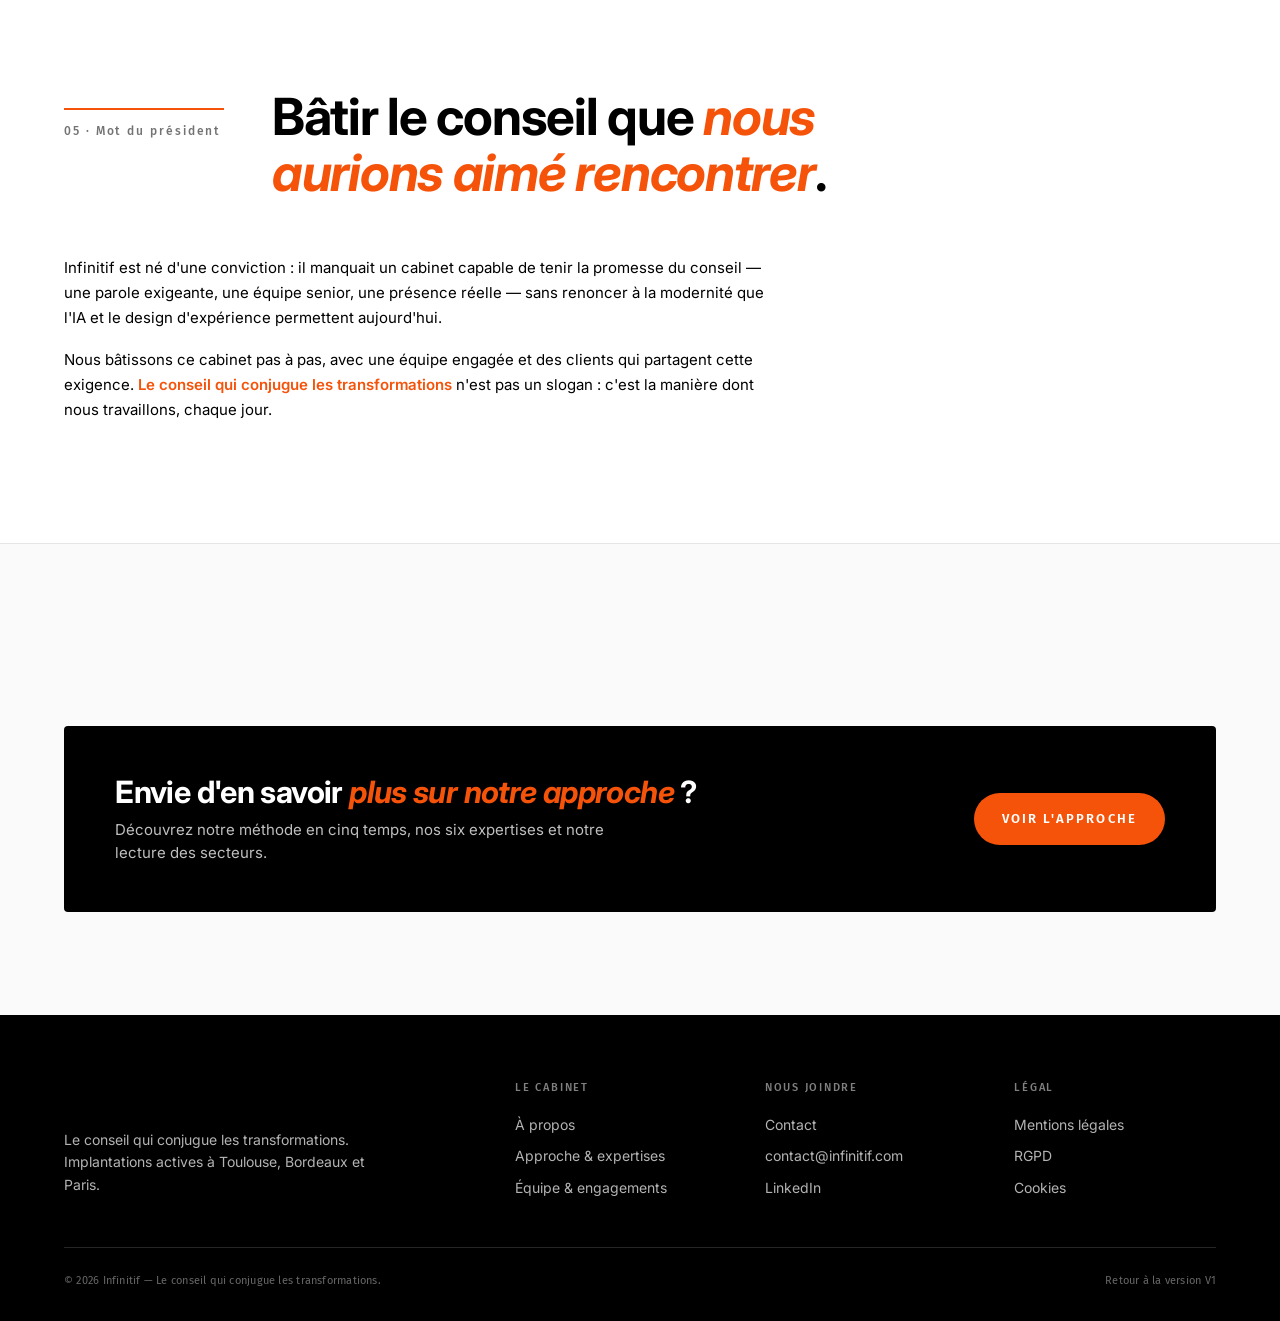
<file: v2/a-propos.html>
<!doctype html>
<html lang="fr">
<head>
<meta charset="utf-8" />
<meta name="viewport" content="width=device-width, initial-scale=1" />
<title>À propos — Infinitif</title>
<meta name="description" content="Histoire, mission, manifeste et valeurs d'Infinitif. Cabinet fondé en 2024 à Toulouse, présent à Toulouse, Bordeaux et Paris." />
<link rel="icon" type="image/svg+xml" href="../assets/favicon.svg" />
<link rel="stylesheet" href="../assets/colors_and_type.css" />
<link rel="stylesheet" href="/v2/v2.css" />
</head>
<body>

<a href="#main" class="v2-skip">Aller au contenu</a>

<header class="v2-nav">
  <div class="v2-nav-inner">
    <a href="/v2" class="logo" aria-label="Infinitif accueil V2">
      <img src="../assets/logo-infinitif-black.svg" alt="Infinitif" />
      <span class="v2-tag">V2</span>
    </a>
    <nav class="v2-nav-links" aria-label="Navigation principale">
      <a href="/v2">Accueil</a>
      <a href="/v2/a-propos" class="active">À propos</a>
      <a href="/v2/approche-expertises">Approche &amp; expertises</a>
      <a href="/v2/equipe-engagements">Équipe &amp; engagements</a>
      <a href="/v2/contact">Contact</a>
    </nav>
    <a href="/v2/contact" class="v2-nav-cta">Parlons-en</a>
    <button class="v2-burger" id="v2Burger" aria-label="Ouvrir le menu" aria-expanded="false"><span></span></button>
  </div>
</header>
<nav class="v2-mobile" id="v2Mobile" aria-hidden="true">
  <a href="/v2">Accueil</a>
  <a href="/v2/a-propos">À propos</a>
  <a href="/v2/approche-expertises">Approche &amp; expertises</a>
  <a href="/v2/equipe-engagements">Équipe &amp; engagements</a>
  <a href="/v2/contact">Contact</a>
  <a href="/v2/contact" class="v2-mobile-cta">Parlons-en</a>
</nav>

<main id="main">

  <section class="v2-page-hero">
    <div class="shell">
      <div class="v2-eyebrow">À propos</div>
      <h1 class="v2-title">
        Un cabinet ancré <span class="accent">dans son temps</span>.
      </h1>
      <p class="v2-lede">
        Infinitif, c'est une équipe qui a choisi de bâtir un conseil augmenté :
        humain dans la posture, exigeant dans la méthode, ancré dans les transformations
        telles qu'elles se vivent — pas telles qu'on les rêve sur slide.
      </p>
    </div>
  </section>

  <!-- Notre histoire -->
  <section class="v2-section">
    <div class="shell">
      <div class="v2-section-head">
        <div class="v2-section-index">01 · Notre histoire</div>
        <div>
          <h2 class="v2-section-title">Fondé en <span class="accent">2024</span> à Toulouse.</h2>
        </div>
      </div>
      <div class="v2-prose">
        <p>
          Infinitif a été fondé en 2024 à Toulouse autour d'une conviction simple :
          la transformation n'est pas un projet qu'on planifie, c'est <strong>un langage qui se conjugue
          avec les équipes</strong>, dans la durée et dans le réel.
        </p>
        <p>
          De Toulouse, le cabinet s'est rapidement étendu à Bordeaux et Paris pour rester proche
          des organisations qu'il accompagne. Une croissance choisie, jamais subie, au service
          d'une exigence : conseiller et livrer dans le même mouvement.
        </p>
      </div>
    </div>
  </section>

  <!-- Notre manifeste -->
  <section class="v2-section alt">
    <div class="shell">
      <div class="v2-section-head">
        <div class="v2-section-index">02 · Notre manifeste</div>
        <div>
          <h2 class="v2-section-title">Une posture, <span class="accent">pas un discours</span>.</h2>
        </div>
      </div>
      <p class="v2-manifest">
        La transformation n'est pas un projet. C'est un langage. Notre métier consiste à le rendre
        lisible — pour les équipes, pour les directions, pour les organisations qui doivent l'incarner
        au quotidien. <span class="accent">Faire et réussir ensemble</span>, jusqu'à l'atterrissage.
      </p>
    </div>
  </section>

  <!-- Notre mission -->
  <section class="v2-section">
    <div class="shell">
      <div class="v2-section-head">
        <div class="v2-section-index">03 · Notre mission</div>
        <div>
          <h2 class="v2-section-title">
            Travailler avec <span class="accent">l'humain</span>, pas seulement sur les organisations.
          </h2>
        </div>
      </div>
      <div class="v2-prose">
        <p>
          Notre mission : accompagner les dynamiques de transformation là où elles se vivent réellement —
          dans les équipes, dans les pratiques, dans le langage. Et comme elles sont vraiment :
          <strong>complexes, mouvantes, parfois inconfortables</strong>, toujours profondément humaines.
        </p>
        <p>
          Nous croyons à un conseil augmenté : qui combine la rigueur d'une méthode exigeante,
          la proximité d'une équipe senior, et l'apport raisonné de l'IA quand elle crée une vraie valeur.
        </p>
      </div>
    </div>
  </section>

  <!-- Nos valeurs -->
  <section class="v2-section alt">
    <div class="shell">
      <div class="v2-section-head">
        <div class="v2-section-index">04 · Nos valeurs</div>
        <div>
          <h2 class="v2-section-title">Cinq <span class="accent">repères</span>.</h2>
          <p class="v2-section-lede">
            Cinq mots qui guident la manière dont nous travaillons, recrutons,
            décidons — et restons fidèles à ce que nous sommes.
          </p>
        </div>
      </div>

      <div class="v2-cards">
        <div class="v2-card">
          <span class="num">01</span>
          <h3>Courage</h3>
          <p>Dire ce qu'on pense, y compris quand ça ne va pas dans le sens du sponsor. Direct, argumenté, sans casser la relation.</p>
        </div>
        <div class="v2-card">
          <span class="num">02</span>
          <h3>Engagement</h3>
          <p>S'engager au côté de nos clients, jusqu'à l'atterrissage. Ne pas livrer une recommandation sans tenir le pas suivant avec eux.</p>
        </div>
        <div class="v2-card">
          <span class="num">03</span>
          <h3>Transparence</h3>
          <p>Sur la trajectoire, sur les coûts, sur les arbitrages. Un cabinet qui n'a rien à cacher peut tout dire — c'est notre standard.</p>
        </div>
        <div class="v2-card">
          <span class="num">04</span>
          <h3>Éthique</h3>
          <p>Choisir nos missions, nos partenaires et nos pratiques avec exigence. La performance ne vaut que si elle tient sur le long.</p>
        </div>
        <div class="v2-card">
          <span class="num">05</span>
          <h3>Innovation responsable</h3>
          <p>Brancher l'IA, l'automatisation et les nouvelles pratiques là où elles créent une vraie valeur — pas par effet de mode.</p>
        </div>
      </div>
    </div>
  </section>

  <!-- Mot du président (court) -->
  <section class="v2-section">
    <div class="shell">
      <div class="v2-section-head">
        <div class="v2-section-index">05 · Mot du président</div>
        <div>
          <h2 class="v2-section-title">
            Bâtir le conseil que <span class="accent">nous aurions aimé rencontrer</span>.
          </h2>
        </div>
      </div>
      <div class="v2-prose">
        <p>
          Infinitif est né d'une conviction : il manquait un cabinet capable de tenir la promesse
          du conseil — une parole exigeante, une équipe senior, une présence réelle — sans renoncer
          à la modernité que l'IA et le design d'expérience permettent aujourd'hui.
        </p>
        <p>
          Nous bâtissons ce cabinet pas à pas, avec une équipe engagée et des clients qui partagent
          cette exigence. <strong>Le conseil qui conjugue les transformations</strong> n'est pas un slogan :
          c'est la manière dont nous travaillons, chaque jour.
        </p>
      </div>
    </div>
  </section>

  <!-- CTA -->
  <section class="v2-section alt">
    <div class="shell">
      <div class="v2-cta">
        <div>
          <h3>Envie d'en savoir <span class="accent">plus sur notre approche</span> ?</h3>
          <p>Découvrez notre méthode en cinq temps, nos six expertises et notre lecture des secteurs.</p>
        </div>
        <a href="/v2/approche-expertises" class="btn">Voir l'approche</a>
      </div>
    </div>
  </section>

</main>

<footer class="v2-foot">
  <div class="v2-foot-grid">
    <div class="brand">
      <img src="../assets/logo-infinitif-white.svg" alt="Infinitif" />
      <p>Le conseil qui conjugue les transformations. Implantations actives à Toulouse, Bordeaux et Paris.</p>
    </div>
    <div>
      <h5>Le cabinet</h5>
      <ul>
        <li><a href="/v2/a-propos">À propos</a></li>
        <li><a href="/v2/approche-expertises">Approche &amp; expertises</a></li>
        <li><a href="/v2/equipe-engagements">Équipe &amp; engagements</a></li>
      </ul>
    </div>
    <div>
      <h5>Nous joindre</h5>
      <ul>
        <li><a href="/v2/contact">Contact</a></li>
        <li><a href="mailto:contact@infinitif.com">contact@infinitif.com</a></li>
        <li><a href="https://www.linkedin.com/company/infinitif/" target="_blank" rel="noopener">LinkedIn</a></li>
      </ul>
    </div>
    <div>
      <h5>Légal</h5>
      <ul>
        <li><a href="/mentions-legales">Mentions légales</a></li>
        <li><a href="/confidentialite">RGPD</a></li>
        <li><a href="/cookies">Cookies</a></li>
      </ul>
    </div>
  </div>
  <div class="v2-foot-base">
    <span>© 2026 Infinitif — Le conseil qui conjugue les transformations.</span>
    <span><a href="/">Retour à la version V1</a></span>
  </div>
</footer>

<script>
(() => {
  const burger = document.getElementById('v2Burger');
  const mobile = document.getElementById('v2Mobile');
  if (!burger) return;
  burger.addEventListener('click', () => {
    const open = document.body.classList.toggle('v2-nav-open');
    burger.setAttribute('aria-expanded', open ? 'true' : 'false');
    mobile.setAttribute('aria-hidden', open ? 'false' : 'true');
  });
  document.addEventListener('keydown', e => {
    if (e.key === 'Escape' && document.body.classList.contains('v2-nav-open')) {
      document.body.classList.remove('v2-nav-open');
      burger.setAttribute('aria-expanded', 'false');
      mobile.setAttribute('aria-hidden', 'true');
    }
  });
})();
</script>
</body>
</html>
</file>
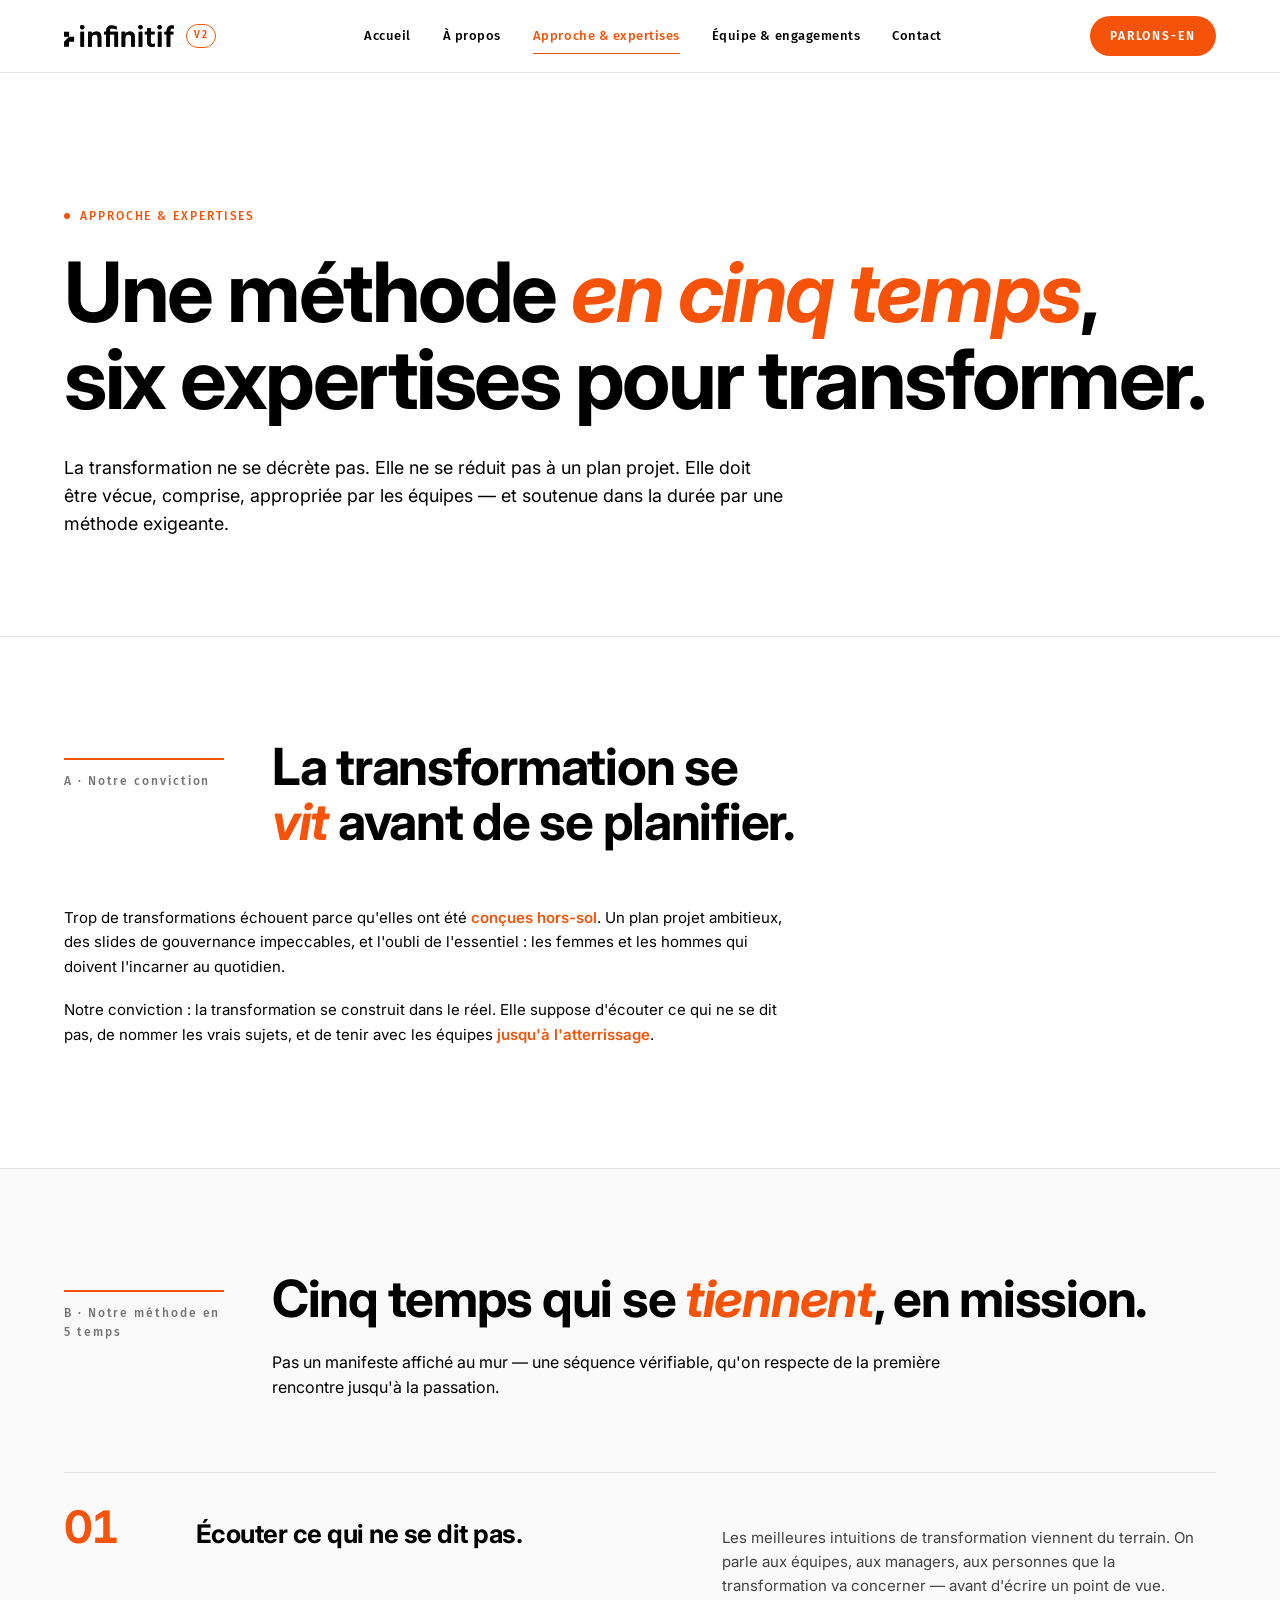
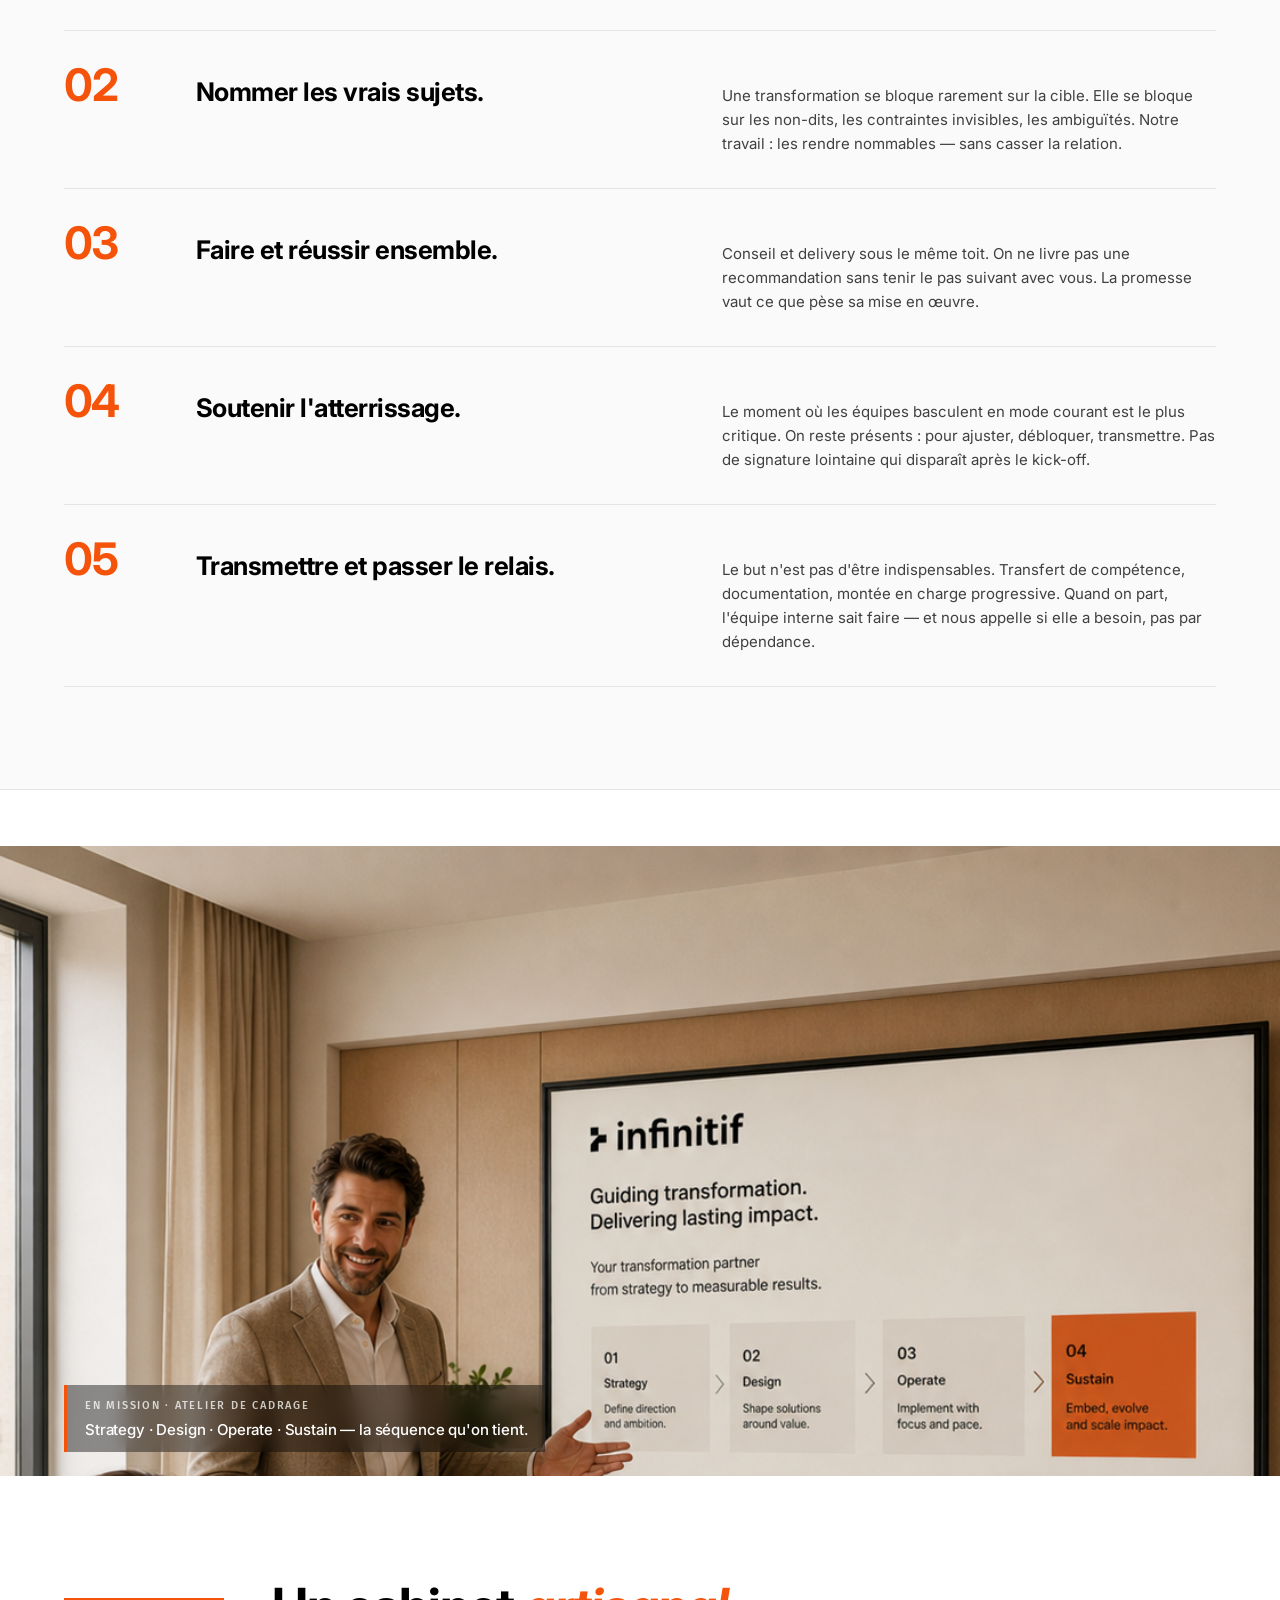
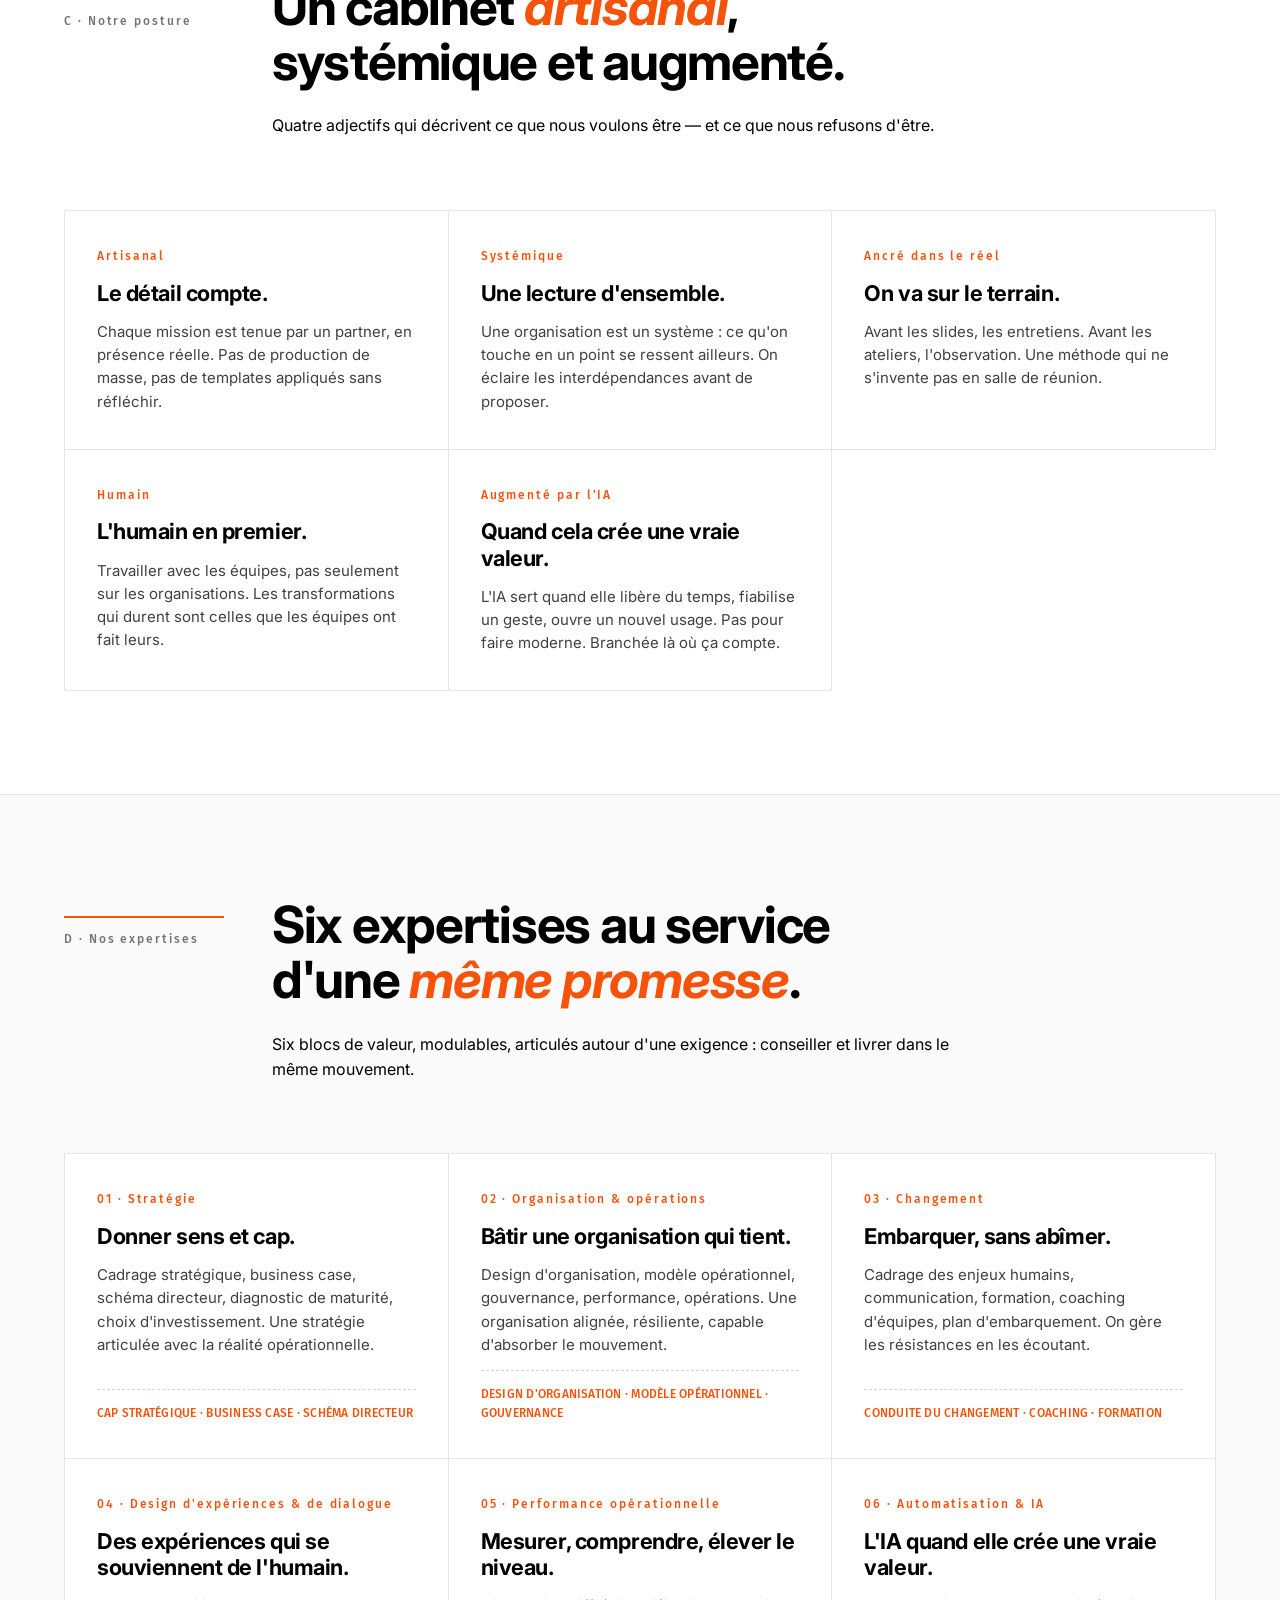
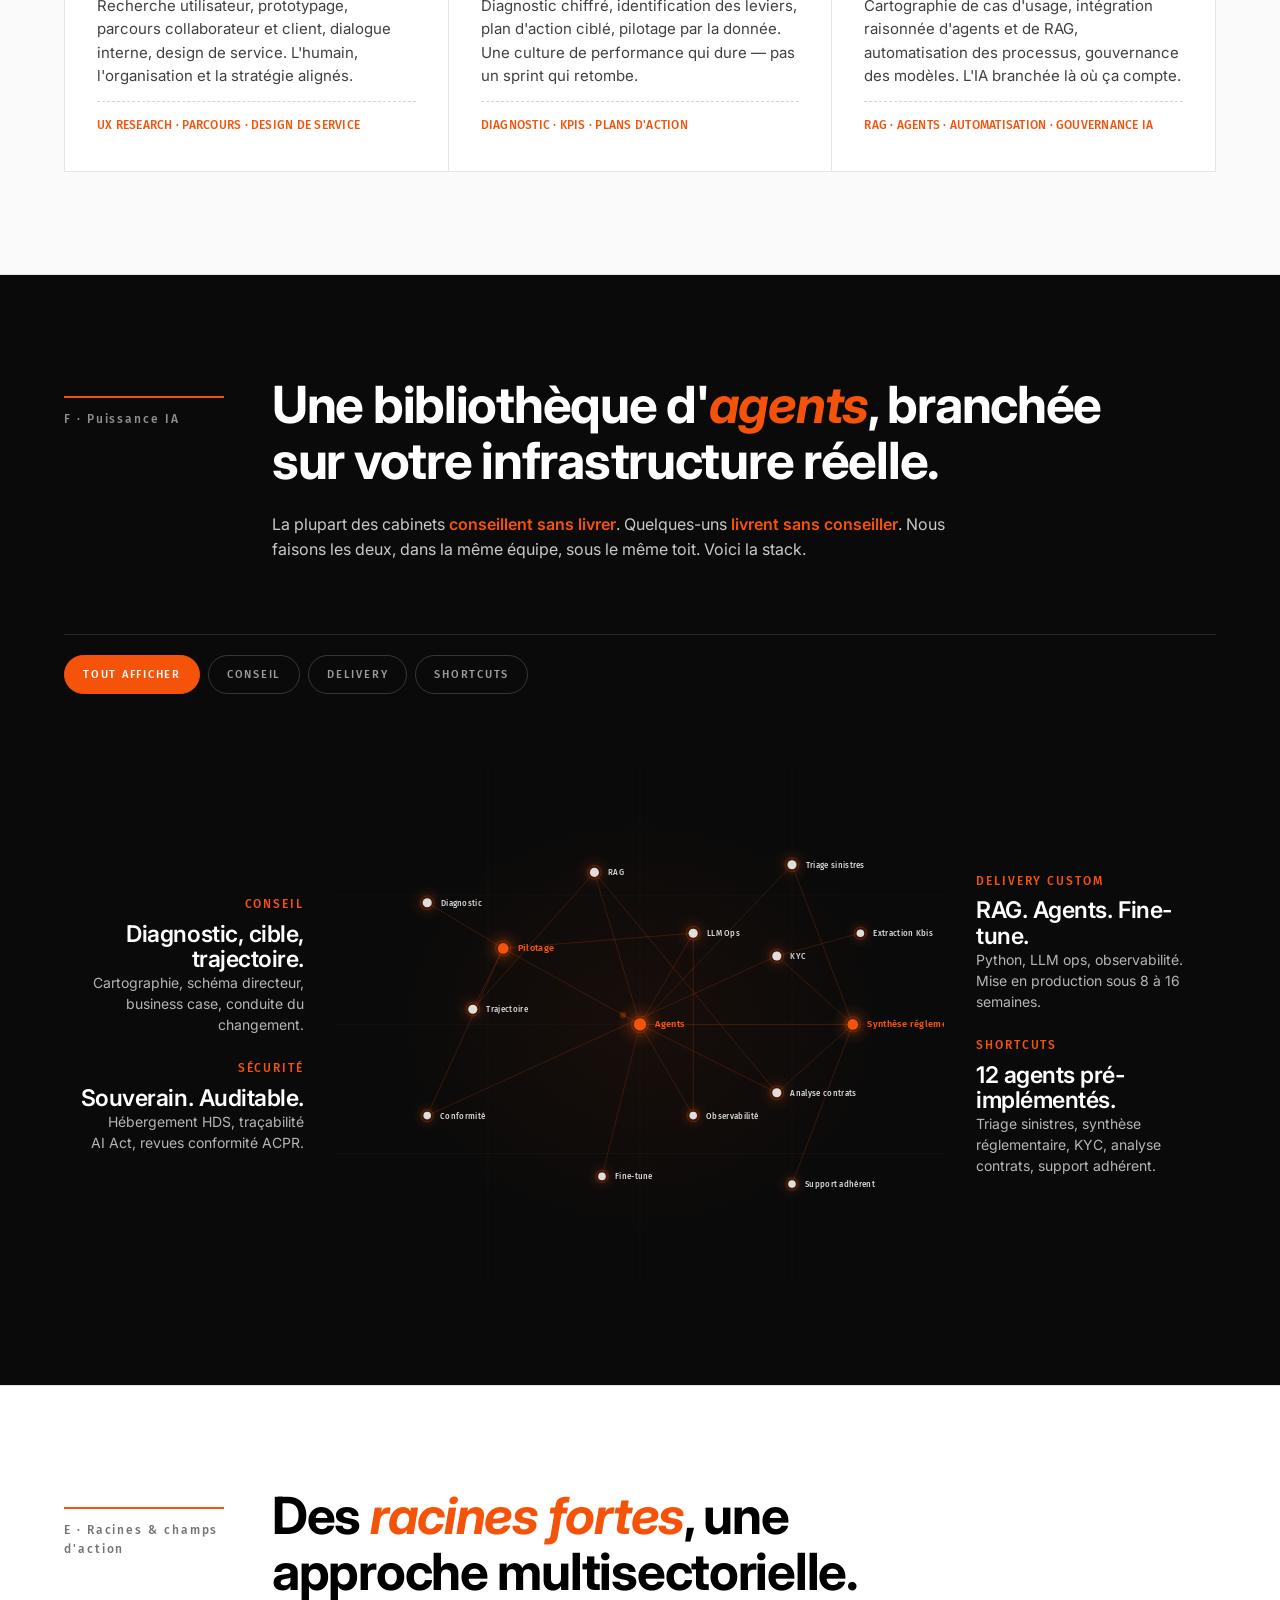
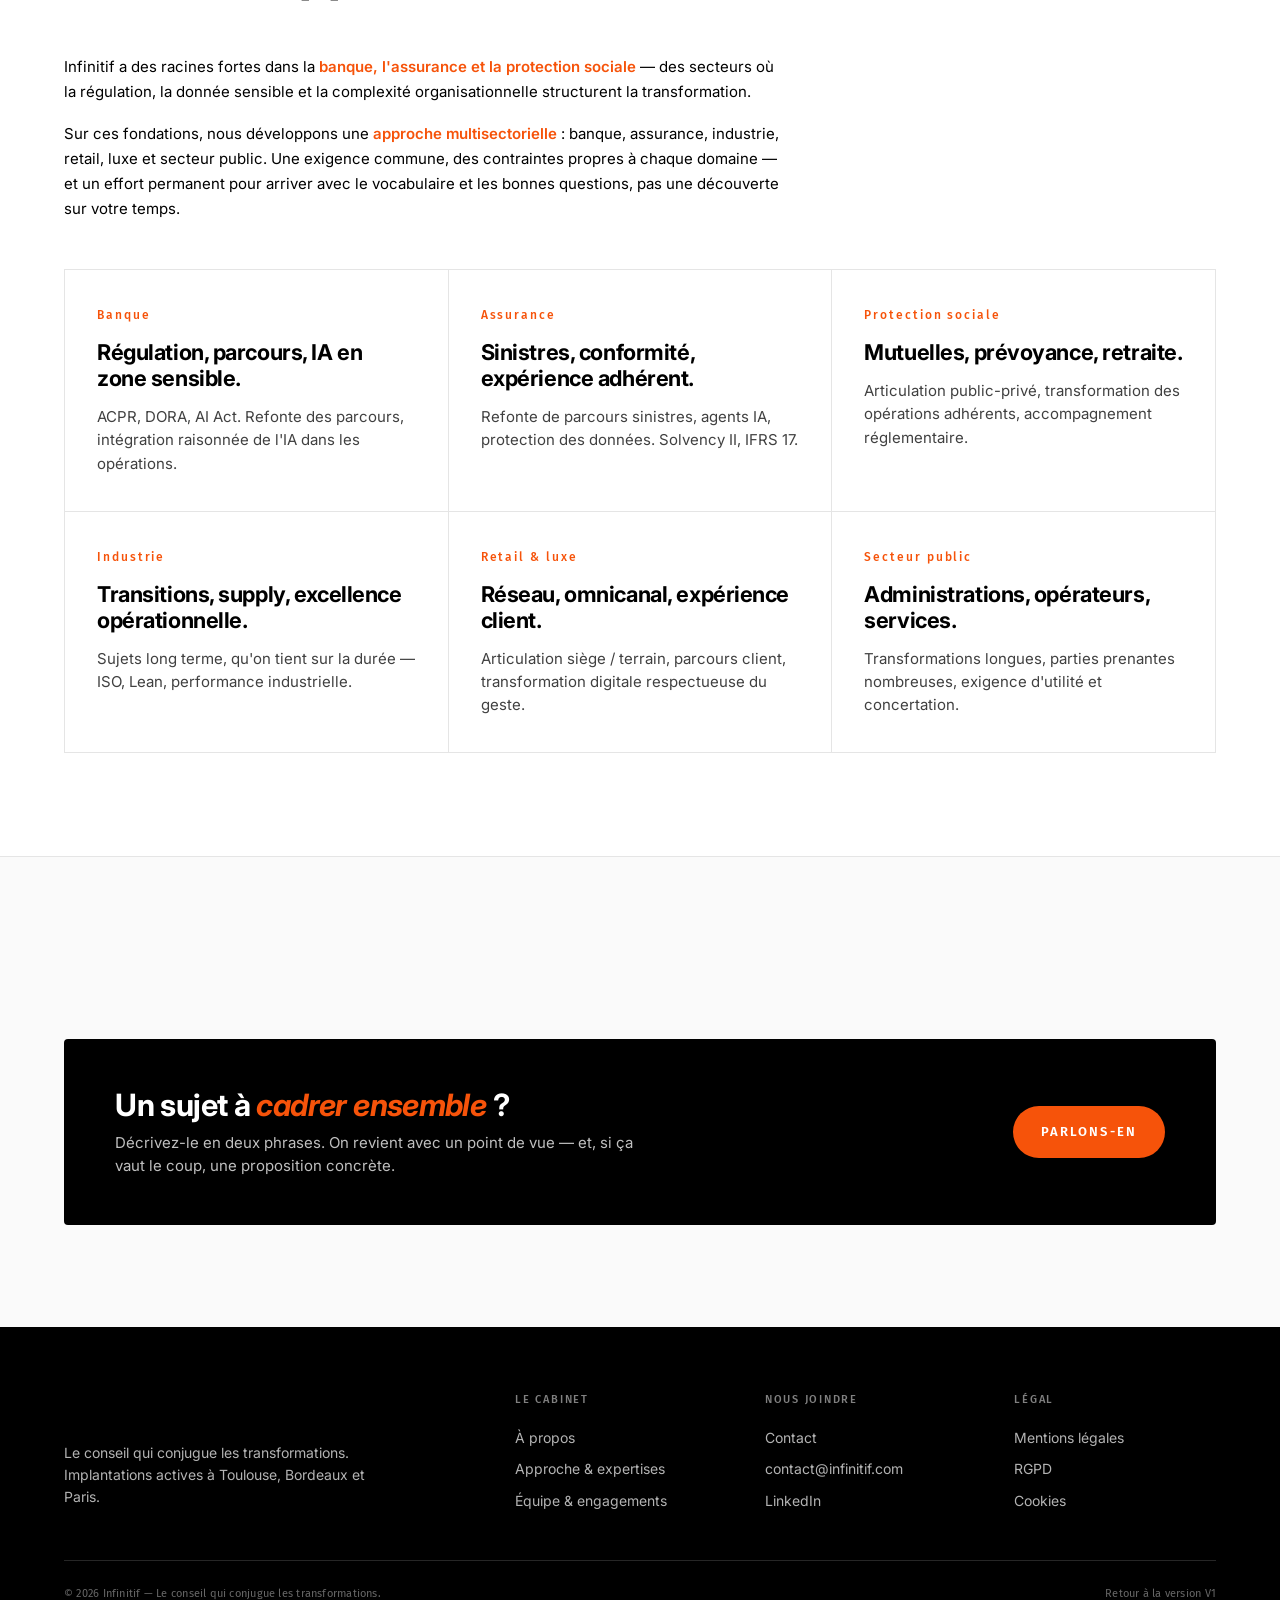
<file: v2/approche-expertises.html>
<!doctype html>
<html lang="fr">
<head>
<meta charset="utf-8" />
<meta name="viewport" content="width=device-width, initial-scale=1" />
<title>Approche &amp; expertises — Infinitif</title>
<meta name="description" content="Méthode en cinq temps, six expertises, posture artisanale et systémique. Découvrez l'approche Infinitif." />
<link rel="icon" type="image/svg+xml" href="../assets/favicon.svg" />
<link rel="stylesheet" href="../assets/colors_and_type.css" />
<link rel="stylesheet" href="/v2/v2.css" />
</head>
<body>

<a href="#main" class="v2-skip">Aller au contenu</a>

<header class="v2-nav">
  <div class="v2-nav-inner">
    <a href="/v2" class="logo" aria-label="Infinitif accueil V2">
      <img src="../assets/logo-infinitif-black.svg" alt="Infinitif" />
      <span class="v2-tag">V2</span>
    </a>
    <nav class="v2-nav-links" aria-label="Navigation principale">
      <a href="/v2">Accueil</a>
      <a href="/v2/a-propos">À propos</a>
      <a href="/v2/approche-expertises" class="active">Approche &amp; expertises</a>
      <a href="/v2/equipe-engagements">Équipe &amp; engagements</a>
      <a href="/v2/contact">Contact</a>
    </nav>
    <a href="/v2/contact" class="v2-nav-cta">Parlons-en</a>
    <button class="v2-burger" id="v2Burger" aria-label="Ouvrir le menu" aria-expanded="false"><span></span></button>
  </div>
</header>
<nav class="v2-mobile" id="v2Mobile" aria-hidden="true">
  <a href="/v2">Accueil</a>
  <a href="/v2/a-propos">À propos</a>
  <a href="/v2/approche-expertises">Approche &amp; expertises</a>
  <a href="/v2/equipe-engagements">Équipe &amp; engagements</a>
  <a href="/v2/contact">Contact</a>
  <a href="/v2/contact" class="v2-mobile-cta">Parlons-en</a>
</nav>

<main id="main">

  <section class="v2-page-hero">
    <div class="shell">
      <div class="v2-eyebrow">Approche &amp; expertises</div>
      <h1 class="v2-title">
        Une méthode <span class="accent">en cinq temps</span>, six expertises pour transformer.
      </h1>
      <p class="v2-lede">
        La transformation ne se décrète pas. Elle ne se réduit pas à un plan projet. Elle doit être
        vécue, comprise, appropriée par les équipes — et soutenue dans la durée par une méthode exigeante.
      </p>
    </div>
  </section>

  <!-- Notre conviction -->
  <section class="v2-section">
    <div class="shell">
      <div class="v2-section-head">
        <div class="v2-section-index">A · Notre conviction</div>
        <div>
          <h2 class="v2-section-title">
            La transformation se <span class="accent">vit</span> avant de se planifier.
          </h2>
        </div>
      </div>
      <div class="v2-prose">
        <p>
          Trop de transformations échouent parce qu'elles ont été <strong>conçues hors-sol</strong>.
          Un plan projet ambitieux, des slides de gouvernance impeccables, et l'oubli de l'essentiel :
          les femmes et les hommes qui doivent l'incarner au quotidien.
        </p>
        <p>
          Notre conviction : la transformation se construit dans le réel. Elle suppose d'écouter ce
          qui ne se dit pas, de nommer les vrais sujets, et de tenir avec les équipes
          <strong>jusqu'à l'atterrissage</strong>.
        </p>
      </div>
    </div>
  </section>

  <!-- Méthode en 5 temps -->
  <section class="v2-section alt">
    <div class="shell">
      <div class="v2-section-head">
        <div class="v2-section-index">B · Notre méthode en 5 temps</div>
        <div>
          <h2 class="v2-section-title">
            Cinq temps qui se <span class="accent">tiennent</span>, en mission.
          </h2>
          <p class="v2-section-lede">
            Pas un manifeste affiché au mur — une séquence vérifiable, qu'on respecte
            de la première rencontre jusqu'à la passation.
          </p>
        </div>
      </div>

      <div class="v2-steps">
        <div class="v2-step">
          <span class="num">01</span>
          <h3>Écouter ce qui ne se dit pas.</h3>
          <p>Les meilleures intuitions de transformation viennent du terrain. On parle aux équipes, aux managers, aux personnes que la transformation va concerner — avant d'écrire un point de vue.</p>
        </div>
        <div class="v2-step">
          <span class="num">02</span>
          <h3>Nommer les vrais sujets.</h3>
          <p>Une transformation se bloque rarement sur la cible. Elle se bloque sur les non-dits, les contraintes invisibles, les ambiguïtés. Notre travail : les rendre nommables — sans casser la relation.</p>
        </div>
        <div class="v2-step">
          <span class="num">03</span>
          <h3>Faire et réussir ensemble.</h3>
          <p>Conseil et delivery sous le même toit. On ne livre pas une recommandation sans tenir le pas suivant avec vous. La promesse vaut ce que pèse sa mise en œuvre.</p>
        </div>
        <div class="v2-step">
          <span class="num">04</span>
          <h3>Soutenir l'atterrissage.</h3>
          <p>Le moment où les équipes basculent en mode courant est le plus critique. On reste présents : pour ajuster, débloquer, transmettre. Pas de signature lointaine qui disparaît après le kick-off.</p>
        </div>
        <div class="v2-step">
          <span class="num">05</span>
          <h3>Transmettre et passer le relais.</h3>
          <p>Le but n'est pas d'être indispensables. Transfert de compétence, documentation, montée en charge progressive. Quand on part, l'équipe interne sait faire — et nous appelle si elle a besoin, pas par dépendance.</p>
        </div>
      </div>
    </div>
  </section>

  <figure class="v2-figure" data-parallax>
    <div class="figure-track">
      <img src="../img/method-pitch.png" alt="Présentation Infinitif — méthode en plusieurs étapes" loading="lazy" />
    </div>
    <figcaption>
      <span class="cap-eyebrow">En mission · Atelier de cadrage</span>
      <span class="cap-line">Strategy · Design · Operate · Sustain — la séquence qu'on tient.</span>
    </figcaption>
  </figure>

  <!-- Notre posture -->
  <section class="v2-section">
    <div class="shell">
      <div class="v2-section-head">
        <div class="v2-section-index">C · Notre posture</div>
        <div>
          <h2 class="v2-section-title">
            Un cabinet <span class="accent">artisanal</span>, systémique et augmenté.
          </h2>
          <p class="v2-section-lede">
            Quatre adjectifs qui décrivent ce que nous voulons être — et ce que nous refusons d'être.
          </p>
        </div>
      </div>

      <div class="v2-cards">
        <div class="v2-card">
          <span class="num">Artisanal</span>
          <h3>Le détail compte.</h3>
          <p>Chaque mission est tenue par un partner, en présence réelle. Pas de production de masse, pas de templates appliqués sans réfléchir.</p>
        </div>
        <div class="v2-card">
          <span class="num">Systémique</span>
          <h3>Une lecture d'ensemble.</h3>
          <p>Une organisation est un système : ce qu'on touche en un point se ressent ailleurs. On éclaire les interdépendances avant de proposer.</p>
        </div>
        <div class="v2-card">
          <span class="num">Ancré dans le réel</span>
          <h3>On va sur le terrain.</h3>
          <p>Avant les slides, les entretiens. Avant les ateliers, l'observation. Une méthode qui ne s'invente pas en salle de réunion.</p>
        </div>
        <div class="v2-card">
          <span class="num">Humain</span>
          <h3>L'humain en premier.</h3>
          <p>Travailler avec les équipes, pas seulement sur les organisations. Les transformations qui durent sont celles que les équipes ont fait leurs.</p>
        </div>
        <div class="v2-card">
          <span class="num">Augmenté par l'IA</span>
          <h3>Quand cela crée une vraie valeur.</h3>
          <p>L'IA sert quand elle libère du temps, fiabilise un geste, ouvre un nouvel usage. Pas pour faire moderne. Branchée là où ça compte.</p>
        </div>
      </div>
    </div>
  </section>

  <!-- Nos expertises -->
  <section class="v2-section alt">
    <div class="shell">
      <div class="v2-section-head">
        <div class="v2-section-index">D · Nos expertises</div>
        <div>
          <h2 class="v2-section-title">
            Six expertises au service d'une <span class="accent">même promesse</span>.
          </h2>
          <p class="v2-section-lede">
            Six blocs de valeur, modulables, articulés autour d'une exigence :
            conseiller et livrer dans le même mouvement.
          </p>
        </div>
      </div>

      <div class="v2-cards">
        <div class="v2-card">
          <span class="num">01 · Stratégie</span>
          <h3>Donner sens et cap.</h3>
          <p>Cadrage stratégique, business case, schéma directeur, diagnostic de maturité, choix d'investissement. Une stratégie articulée avec la réalité opérationnelle.</p>
          <div class="v2-card-meta">Cap stratégique · Business case · Schéma directeur</div>
        </div>
        <div class="v2-card">
          <span class="num">02 · Organisation &amp; opérations</span>
          <h3>Bâtir une organisation qui tient.</h3>
          <p>Design d'organisation, modèle opérationnel, gouvernance, performance, opérations. Une organisation alignée, résiliente, capable d'absorber le mouvement.</p>
          <div class="v2-card-meta">Design d'organisation · Modèle opérationnel · Gouvernance</div>
        </div>
        <div class="v2-card">
          <span class="num">03 · Changement</span>
          <h3>Embarquer, sans abîmer.</h3>
          <p>Cadrage des enjeux humains, communication, formation, coaching d'équipes, plan d'embarquement. On gère les résistances en les écoutant.</p>
          <div class="v2-card-meta">Conduite du changement · Coaching · Formation</div>
        </div>
        <div class="v2-card">
          <span class="num">04 · Design d'expériences &amp; de dialogue</span>
          <h3>Des expériences qui se souviennent de l'humain.</h3>
          <p>Recherche utilisateur, prototypage, parcours collaborateur et client, dialogue interne, design de service. L'humain, l'organisation et la stratégie alignés.</p>
          <div class="v2-card-meta">UX research · Parcours · Design de service</div>
        </div>
        <div class="v2-card">
          <span class="num">05 · Performance opérationnelle</span>
          <h3>Mesurer, comprendre, élever le niveau.</h3>
          <p>Diagnostic chiffré, identification des leviers, plan d'action ciblé, pilotage par la donnée. Une culture de performance qui dure — pas un sprint qui retombe.</p>
          <div class="v2-card-meta">Diagnostic · KPIs · Plans d'action</div>
        </div>
        <div class="v2-card">
          <span class="num">06 · Automatisation &amp; IA</span>
          <h3>L'IA quand elle crée une vraie valeur.</h3>
          <p>Cartographie de cas d'usage, intégration raisonnée d'agents et de RAG, automatisation des processus, gouvernance des modèles. L'IA branchée là où ça compte.</p>
          <div class="v2-card-meta">RAG · Agents · Automatisation · Gouvernance IA</div>
        </div>
      </div>
    </div>
  </section>

  <!-- Section IA — signature -->
  <section class="v2-section v2-ia" id="ia">
    <div class="shell">
      <div class="v2-section-head">
        <div class="v2-section-index">F · Puissance IA</div>
        <div>
          <h2 class="v2-section-title">
            Une bibliothèque d'<span class="accent">agents</span>, branchée sur votre infrastructure réelle.
          </h2>
          <p class="v2-section-lede">
            La plupart des cabinets <strong>conseillent sans livrer</strong>. Quelques-uns
            <strong>livrent sans conseiller</strong>. Nous faisons les deux, dans la même équipe,
            sous le même toit. Voici la stack.
          </p>
        </div>
      </div>

      <div class="ia-controls" id="iaControls">
        <button class="active" data-mode="all">Tout afficher</button>
        <button data-mode="conseil">Conseil</button>
        <button data-mode="delivery">Delivery</button>
        <button data-mode="shortcuts">Shortcuts</button>
      </div>

      <div class="ia-stage">
        <div class="col left">
          <div>
            <h4>Conseil</h4>
            <span class="bullet">Diagnostic, cible, trajectoire.</span>
            <p>Cartographie, schéma directeur, business case, conduite du changement.</p>
          </div>
          <div>
            <h4>Sécurité</h4>
            <span class="bullet">Souverain. Auditable.</span>
            <p>Hébergement HDS, traçabilité AI&nbsp;Act, revues conformité ACPR.</p>
          </div>
        </div>

        <div class="ia-net" id="iaNet">
          <svg id="iaSvg" viewBox="0 0 800 680" preserveAspectRatio="xMidYMid meet" aria-hidden="true">
            <defs>
              <radialGradient id="nodeGlow" cx="50%" cy="50%" r="50%">
                <stop offset="0%" stop-color="#F6530A" stop-opacity="0.45" />
                <stop offset="60%" stop-color="#F6530A" stop-opacity="0.08" />
                <stop offset="100%" stop-color="#F6530A" stop-opacity="0" />
              </radialGradient>
              <filter id="softGlow">
                <feGaussianBlur stdDeviation="3" />
              </filter>
            </defs>
            <g opacity="0.06" stroke="#fff" stroke-width="0.5">
              <line x1="0" y1="170" x2="800" y2="170"/>
              <line x1="0" y1="340" x2="800" y2="340"/>
              <line x1="0" y1="510" x2="800" y2="510"/>
              <line x1="200" y1="0" x2="200" y2="680"/>
              <line x1="400" y1="0" x2="400" y2="680"/>
              <line x1="600" y1="0" x2="600" y2="680"/>
            </g>
            <g id="iaEdges"></g>
            <g id="iaNodes"></g>
          </svg>
        </div>

        <div class="col right">
          <div>
            <h4>Delivery custom</h4>
            <span class="bullet">RAG. Agents. Fine-tune.</span>
            <p>Python, LLM ops, observabilité. Mise en production sous 8 à 16 semaines.</p>
          </div>
          <div>
            <h4>Shortcuts</h4>
            <span class="bullet">12 agents pré-implémentés.</span>
            <p>Triage sinistres, synthèse réglementaire, KYC, analyse contrats, support adhérent.</p>
          </div>
        </div>
      </div>
    </div>
  </section>

  <!-- Racines & champs d'action -->
  <section class="v2-section">
    <div class="shell">
      <div class="v2-section-head">
        <div class="v2-section-index">E · Racines &amp; champs d'action</div>
        <div>
          <h2 class="v2-section-title">
            Des <span class="accent">racines fortes</span>, une approche multisectorielle.
          </h2>
        </div>
      </div>
      <div class="v2-prose">
        <p>
          Infinitif a des racines fortes dans la <strong>banque, l'assurance et la protection sociale</strong> —
          des secteurs où la régulation, la donnée sensible et la complexité organisationnelle structurent
          la transformation.
        </p>
        <p>
          Sur ces fondations, nous développons une <strong>approche multisectorielle</strong> : banque, assurance,
          industrie, retail, luxe et secteur public. Une exigence commune, des contraintes propres
          à chaque domaine — et un effort permanent pour arriver avec le vocabulaire et les bonnes
          questions, pas une découverte sur votre temps.
        </p>
      </div>

      <div class="v2-cards" style="margin-top:48px;">
        <div class="v2-card"><span class="num">Banque</span><h3>Régulation, parcours, IA en zone sensible.</h3><p>ACPR, DORA, AI&nbsp;Act. Refonte des parcours, intégration raisonnée de l'IA dans les opérations.</p></div>
        <div class="v2-card"><span class="num">Assurance</span><h3>Sinistres, conformité, expérience adhérent.</h3><p>Refonte de parcours sinistres, agents IA, protection des données. Solvency&nbsp;II, IFRS&nbsp;17.</p></div>
        <div class="v2-card"><span class="num">Protection sociale</span><h3>Mutuelles, prévoyance, retraite.</h3><p>Articulation public-privé, transformation des opérations adhérents, accompagnement réglementaire.</p></div>
        <div class="v2-card"><span class="num">Industrie</span><h3>Transitions, supply, excellence opérationnelle.</h3><p>Sujets long terme, qu'on tient sur la durée — ISO, Lean, performance industrielle.</p></div>
        <div class="v2-card"><span class="num">Retail &amp; luxe</span><h3>Réseau, omnicanal, expérience client.</h3><p>Articulation siège / terrain, parcours client, transformation digitale respectueuse du geste.</p></div>
        <div class="v2-card"><span class="num">Secteur public</span><h3>Administrations, opérateurs, services.</h3><p>Transformations longues, parties prenantes nombreuses, exigence d'utilité et concertation.</p></div>
      </div>
    </div>
  </section>

  <!-- CTA -->
  <section class="v2-section alt">
    <div class="shell">
      <div class="v2-cta">
        <div>
          <h3>Un sujet à <span class="accent">cadrer ensemble</span> ?</h3>
          <p>Décrivez-le en deux phrases. On revient avec un point de vue — et, si ça vaut le coup, une proposition concrète.</p>
        </div>
        <a href="/v2/contact" class="btn">Parlons-en</a>
      </div>
    </div>
  </section>

</main>

<footer class="v2-foot">
  <div class="v2-foot-grid">
    <div class="brand">
      <img src="../assets/logo-infinitif-white.svg" alt="Infinitif" />
      <p>Le conseil qui conjugue les transformations. Implantations actives à Toulouse, Bordeaux et Paris.</p>
    </div>
    <div>
      <h5>Le cabinet</h5>
      <ul>
        <li><a href="/v2/a-propos">À propos</a></li>
        <li><a href="/v2/approche-expertises">Approche &amp; expertises</a></li>
        <li><a href="/v2/equipe-engagements">Équipe &amp; engagements</a></li>
      </ul>
    </div>
    <div>
      <h5>Nous joindre</h5>
      <ul>
        <li><a href="/v2/contact">Contact</a></li>
        <li><a href="mailto:contact@infinitif.com">contact@infinitif.com</a></li>
        <li><a href="https://www.linkedin.com/company/infinitif/" target="_blank" rel="noopener">LinkedIn</a></li>
      </ul>
    </div>
    <div>
      <h5>Légal</h5>
      <ul>
        <li><a href="/mentions-legales">Mentions légales</a></li>
        <li><a href="/confidentialite">RGPD</a></li>
        <li><a href="/cookies">Cookies</a></li>
      </ul>
    </div>
  </div>
  <div class="v2-foot-base">
    <span>© 2026 Infinitif — Le conseil qui conjugue les transformations.</span>
    <span><a href="/">Retour à la version V1</a></span>
  </div>
</footer>

<script>
(() => {
  const burger = document.getElementById('v2Burger');
  const mobile = document.getElementById('v2Mobile');
  if (burger) {
    burger.addEventListener('click', () => {
      const open = document.body.classList.toggle('v2-nav-open');
      burger.setAttribute('aria-expanded', open ? 'true' : 'false');
      mobile.setAttribute('aria-hidden', open ? 'false' : 'true');
    });
    document.addEventListener('keydown', e => {
      if (e.key === 'Escape' && document.body.classList.contains('v2-nav-open')) {
        document.body.classList.remove('v2-nav-open');
        burger.setAttribute('aria-expanded', 'false');
        mobile.setAttribute('aria-hidden', 'true');
      }
    });
  }

  // Parallax — method-figure
  const parallaxEls = document.querySelectorAll('[data-parallax]');
  function updateParallax() {
    const vh = window.innerHeight;
    parallaxEls.forEach(el => {
      const track = el.querySelector('.figure-track');
      if (!track) return;
      const rect = el.getBoundingClientRect();
      const total = rect.height + vh;
      const progress = 1 - rect.bottom / total;
      const clamped = Math.max(0, Math.min(1, progress));
      const range = track.offsetHeight - el.offsetHeight;
      const ty = -clamped * range;
      track.style.transform = `translate3d(0, ${ty}px, 0)`;
    });
  }
  if (parallaxEls.length) {
    window.addEventListener('scroll', updateParallax, { passive: true });
    window.addEventListener('resize', updateParallax);
    updateParallax();
  }
})();
</script>

<!-- IA NETWORK — signature animation -->
<script>
(() => {
  const svg = document.getElementById('iaSvg');
  const gNodes = document.getElementById('iaNodes');
  const gEdges = document.getElementById('iaEdges');
  if (!svg || !gNodes || !gEdges) return;

  const NODES = [
    { id: 'c1', label: 'Diagnostic', cluster: 'conseil', size: 6 },
    { id: 'c2', label: 'Trajectoire', cluster: 'conseil', size: 6 },
    { id: 'c3', label: 'Conformité', cluster: 'conseil', size: 5 },
    { id: 'c4', label: 'Pilotage', cluster: 'conseil', size: 7, hub: true },
    { id: 'd1', label: 'RAG', cluster: 'delivery', size: 6 },
    { id: 'd2', label: 'Agents', cluster: 'delivery', size: 8, hub: true },
    { id: 'd3', label: 'Fine-tune', cluster: 'delivery', size: 5 },
    { id: 'd4', label: 'LLM Ops', cluster: 'delivery', size: 6 },
    { id: 'd5', label: 'Observabilité', cluster: 'delivery', size: 5 },
    { id: 's1', label: 'Triage sinistres', cluster: 'shortcuts', size: 6 },
    { id: 's2', label: 'KYC', cluster: 'shortcuts', size: 6 },
    { id: 's3', label: 'Synthèse réglementaire', cluster: 'shortcuts', size: 7, hub: true },
    { id: 's4', label: 'Analyse contrats', cluster: 'shortcuts', size: 6 },
    { id: 's5', label: 'Support adhérent', cluster: 'shortcuts', size: 5 },
    { id: 's6', label: 'Extraction Kbis', cluster: 'shortcuts', size: 5 },
  ];

  const LAYOUTS = {
    all: {
      c1: [120, 180], c2: [180, 320], c3: [120, 460], c4: [220, 240],
      d1: [340, 140], d2: [400, 340], d3: [350, 540], d4: [470, 220], d5: [470, 460],
      s1: [600, 130], s2: [580, 250], s3: [680, 340], s4: [580, 430], s5: [600, 550], s6: [690, 220],
    },
    conseil: {
      c1: [200, 200], c2: [400, 200], c3: [200, 480], c4: [400, 480],
      d1: [550, 140], d2: [620, 240], d3: [620, 440], d4: [560, 540], d5: [600, 340],
      s1: [710, 140], s2: [750, 250], s3: [770, 340], s4: [750, 430], s5: [710, 540], s6: [770, 220],
    },
    delivery: {
      c1: [80, 200], c2: [60, 340], c3: [80, 480], c4: [50, 100],
      d1: [320, 200], d2: [400, 340], d3: [320, 480], d4: [500, 200], d5: [500, 480],
      s1: [710, 140], s2: [750, 250], s3: [770, 340], s4: [750, 430], s5: [710, 540], s6: [770, 220],
    },
    shortcuts: {
      c1: [50, 100], c2: [50, 240], c3: [50, 440], c4: [50, 580],
      d1: [200, 140], d2: [220, 340], d3: [200, 540], d4: [180, 240], d5: [180, 440],
      s1: [420, 140], s2: [560, 200], s3: [500, 340], s4: [560, 480], s5: [420, 540], s6: [680, 340],
    }
  };

  const EDGES = [
    ['c1','c4'],['c2','c4'],['c3','c4'],
    ['c4','d2'],['c4','d4'],['c2','d1'],
    ['d1','d2'],['d2','d3'],['d2','d4'],['d2','d5'],['d4','d5'],
    ['d2','s3'],['d2','s1'],['d2','s4'],
    ['s1','s3'],['s2','s3'],['s4','s3'],['s5','s3'],['s6','s2'],
    ['c3','s2'],['d1','s4'],
  ];

  const NS = 'http://www.w3.org/2000/svg';
  const nodeMap = {};

  EDGES.forEach(([a,b]) => {
    const line = document.createElementNS(NS, 'line');
    line.setAttribute('class', 'ia-edge');
    line.setAttribute('data-from', a);
    line.setAttribute('data-to', b);
    line.setAttribute('stroke', '#fff');
    line.setAttribute('stroke-opacity', '0.18');
    line.setAttribute('stroke-width', '0.8');
    line.style.transition = 'stroke 600ms ease, stroke-opacity 600ms ease';
    gEdges.appendChild(line);
  });

  NODES.forEach(n => {
    const g = document.createElementNS(NS, 'g');
    g.setAttribute('class', `ia-node cluster-${n.cluster}`);
    g.setAttribute('data-id', n.id);
    g.style.transition = 'transform 1100ms cubic-bezier(0.16,1,0.3,1), opacity 600ms ease';
    g.style.transformBox = 'fill-box';
    const halo = document.createElementNS(NS, 'circle');
    halo.setAttribute('r', n.size * 4);
    halo.setAttribute('fill', 'url(#nodeGlow)');
    halo.setAttribute('opacity', n.hub ? '1' : '0.6');
    g.appendChild(halo);
    const ring = document.createElementNS(NS, 'circle');
    ring.setAttribute('r', n.size + 3);
    ring.setAttribute('fill', 'none');
    ring.setAttribute('stroke', '#F6530A');
    ring.setAttribute('stroke-width', '0.8');
    ring.setAttribute('opacity', '0.35');
    g.appendChild(ring);
    const dot = document.createElementNS(NS, 'circle');
    dot.setAttribute('r', n.size);
    dot.setAttribute('fill', n.hub ? '#F6530A' : '#fff');
    dot.setAttribute('opacity', n.hub ? '1' : '0.85');
    g.appendChild(dot);
    const label = document.createElementNS(NS, 'text');
    label.textContent = n.label;
    label.setAttribute('x', n.size + 12);
    label.setAttribute('y', 4);
    label.setAttribute('fill', n.hub ? '#F6530A' : 'rgba(255,255,255,0.85)');
    label.setAttribute('font-family', 'Fira Sans, sans-serif');
    label.setAttribute('font-size', n.hub ? '12' : '10.5');
    label.setAttribute('font-weight', n.hub ? '600' : '500');
    label.setAttribute('letter-spacing', '0.04em');
    g.appendChild(label);
    gNodes.appendChild(g);
    nodeMap[n.id] = { el: g, label, dot, ring, halo, def: n, x: 0, y: 0 };
  });

  function applyLayout(name) {
    const layout = LAYOUTS[name];
    Object.entries(layout).forEach(([id, [x,y]]) => {
      const n = nodeMap[id];
      n.x = x; n.y = y;
      n.el.setAttribute('transform', `translate(${x} ${y})`);
    });
    gEdges.querySelectorAll('line').forEach(line => {
      const a = nodeMap[line.dataset.from];
      const b = nodeMap[line.dataset.to];
      if (!a || !b) return;
      line.setAttribute('x1', a.x);
      line.setAttribute('y1', a.y);
      line.setAttribute('x2', b.x);
      line.setAttribute('y2', b.y);
    });
  }

  function applyMode(mode) {
    Object.values(nodeMap).forEach(n => {
      const focused = (mode === 'all') || (n.def.cluster === mode);
      n.el.style.opacity = focused ? 1 : 0.22;
      n.dot.setAttribute('fill', focused ? (n.def.hub ? '#F6530A' : '#fff') : '#888');
      n.ring.setAttribute('opacity', focused ? 0.4 : 0.1);
      n.label.setAttribute('opacity', focused ? 1 : 0.45);
    });
    gEdges.querySelectorAll('line').forEach(line => {
      const a = nodeMap[line.dataset.from], b = nodeMap[line.dataset.to];
      const onCluster = mode === 'all' || (a.def.cluster === mode || b.def.cluster === mode);
      line.setAttribute('stroke-opacity', onCluster ? 0.3 : 0.06);
      line.setAttribute('stroke', onCluster ? '#F6530A' : '#fff');
    });
  }

  function setupPulse() {
    const pulse = document.createElementNS(NS, 'circle');
    pulse.setAttribute('r', 3);
    pulse.setAttribute('fill', '#F6530A');
    pulse.setAttribute('opacity', '0.95');
    pulse.setAttribute('filter', 'url(#softGlow)');
    svg.appendChild(pulse);
    const path = ['c1','c4','d2','d5','s3','s4','s3','d2','d4','c4','c2','d1','s4'];
    let i = 0;
    function travel() {
      const a = nodeMap[path[i]];
      const b = nodeMap[path[(i+1) % path.length]];
      if (!a || !b) { i = 0; setTimeout(travel, 100); return; }
      const dur = 1200;
      const start = performance.now();
      function frame(t) {
        const p = Math.min(1, (t - start) / dur);
        const eased = p < 0.5 ? 2*p*p : 1 - Math.pow(-2*p+2,2)/2;
        const x = a.x + (b.x - a.x) * eased;
        const y = a.y + (b.y - a.y) * eased;
        pulse.setAttribute('cx', x);
        pulse.setAttribute('cy', y);
        if (p < 1) requestAnimationFrame(frame);
        else { i = (i + 1) % path.length; setTimeout(travel, 80); }
      }
      requestAnimationFrame(frame);
    }
    travel();
  }

  applyLayout('all');
  applyMode('all');
  setupPulse();

  document.querySelectorAll('#iaControls button').forEach(btn => {
    btn.addEventListener('click', () => {
      document.querySelectorAll('#iaControls button').forEach(b => b.classList.remove('active'));
      btn.classList.add('active');
      const mode = btn.dataset.mode;
      applyLayout(mode);
      applyMode(mode);
    });
  });

  const ioStage = new IntersectionObserver((entries) => {
    entries.forEach(e => {
      if (!e.isIntersecting) return;
      let modeIdx = 0;
      const modes = ['all','conseil','delivery','shortcuts','all'];
      const cycle = () => {
        if (modeIdx >= modes.length) return;
        const btn = document.querySelector(`#iaControls button[data-mode="${modes[modeIdx]}"]`);
        if (btn) btn.click();
        modeIdx++;
        if (modeIdx < modes.length) setTimeout(cycle, 2600);
      };
      setTimeout(cycle, 1200);
      ioStage.unobserve(e.target);
    });
  }, { threshold: 0.4 });
  ioStage.observe(document.getElementById('iaNet'));
})();
</script>
</body>
</html>
</file>
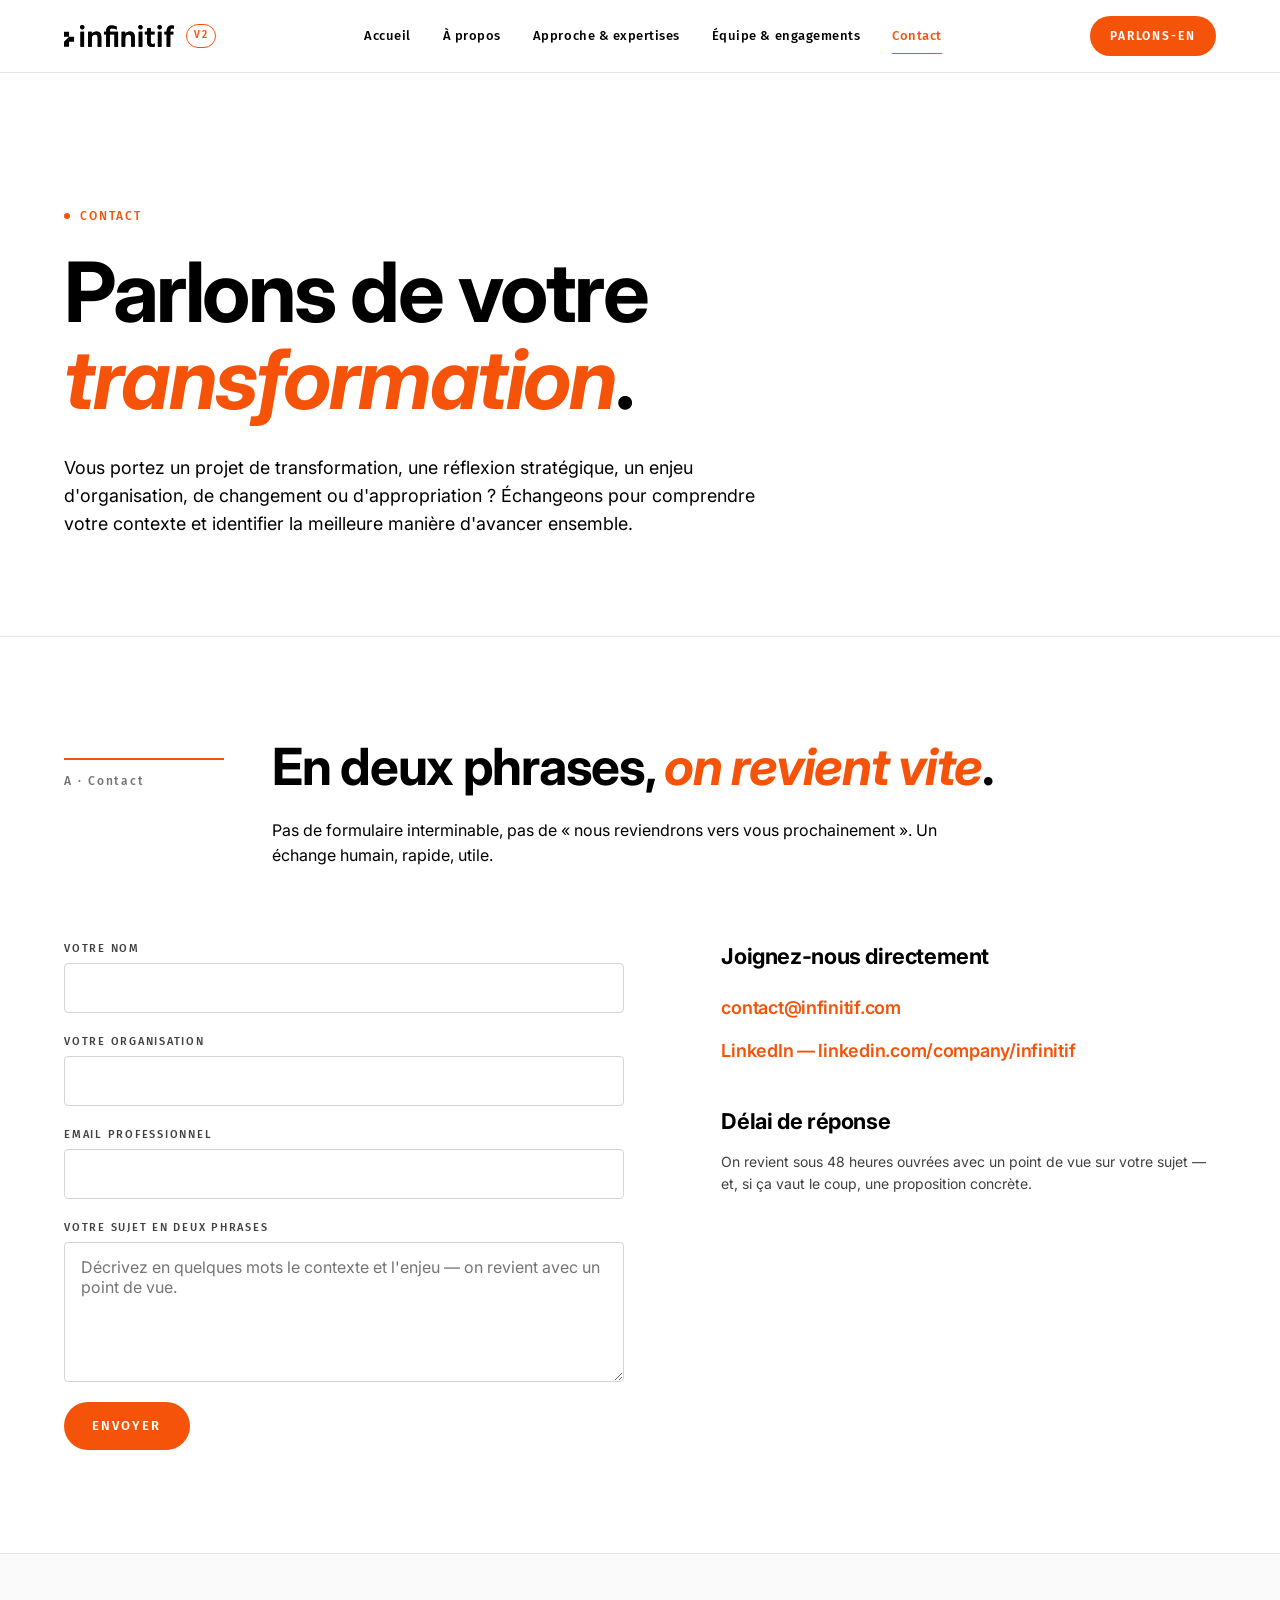
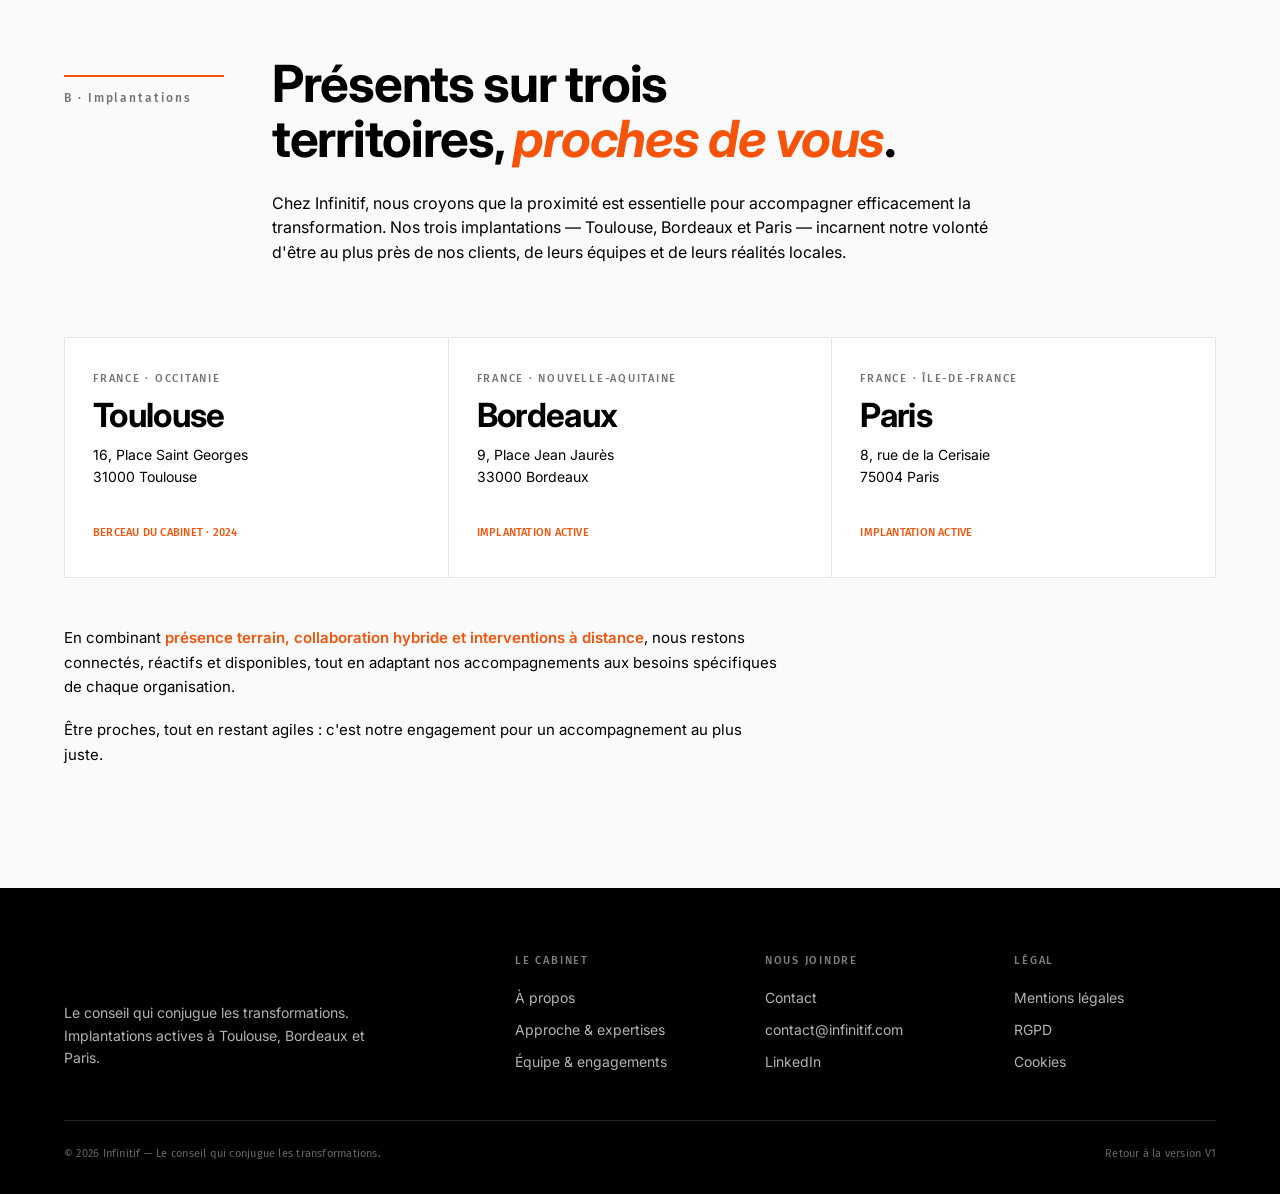
<file: v2/contact.html>
<!doctype html>
<html lang="fr">
<head>
<meta charset="utf-8" />
<meta name="viewport" content="width=device-width, initial-scale=1" />
<title>Contact &amp; implantations — Infinitif</title>
<meta name="description" content="Contactez Infinitif. Implantations actives à Toulouse, Bordeaux et Paris." />
<link rel="icon" type="image/svg+xml" href="../assets/favicon.svg" />
<link rel="stylesheet" href="../assets/colors_and_type.css" />
<link rel="stylesheet" href="/v2/v2.css" />
</head>
<body>

<a href="#main" class="v2-skip">Aller au contenu</a>

<header class="v2-nav">
  <div class="v2-nav-inner">
    <a href="/v2" class="logo" aria-label="Infinitif accueil V2">
      <img src="../assets/logo-infinitif-black.svg" alt="Infinitif" />
      <span class="v2-tag">V2</span>
    </a>
    <nav class="v2-nav-links" aria-label="Navigation principale">
      <a href="/v2">Accueil</a>
      <a href="/v2/a-propos">À propos</a>
      <a href="/v2/approche-expertises">Approche &amp; expertises</a>
      <a href="/v2/equipe-engagements">Équipe &amp; engagements</a>
      <a href="/v2/contact" class="active">Contact</a>
    </nav>
    <a href="/v2/contact" class="v2-nav-cta">Parlons-en</a>
    <button class="v2-burger" id="v2Burger" aria-label="Ouvrir le menu" aria-expanded="false"><span></span></button>
  </div>
</header>
<nav class="v2-mobile" id="v2Mobile" aria-hidden="true">
  <a href="/v2">Accueil</a>
  <a href="/v2/a-propos">À propos</a>
  <a href="/v2/approche-expertises">Approche &amp; expertises</a>
  <a href="/v2/equipe-engagements">Équipe &amp; engagements</a>
  <a href="/v2/contact">Contact</a>
  <a href="/v2/contact" class="v2-mobile-cta">Parlons-en</a>
</nav>

<main id="main">

  <section class="v2-page-hero">
    <div class="shell">
      <div class="v2-eyebrow">Contact</div>
      <h1 class="v2-title">
        Parlons de votre <span class="accent">transformation</span>.
      </h1>
      <p class="v2-lede">
        Vous portez un projet de transformation, une réflexion stratégique, un enjeu d'organisation,
        de changement ou d'appropriation ? Échangeons pour comprendre votre contexte et identifier
        la meilleure manière d'avancer ensemble.
      </p>
    </div>
  </section>

  <!-- Contact -->
  <section class="v2-section">
    <div class="shell">
      <div class="v2-section-head">
        <div class="v2-section-index">A · Contact</div>
        <div>
          <h2 class="v2-section-title">
            En deux phrases, <span class="accent">on revient vite</span>.
          </h2>
          <p class="v2-section-lede">
            Pas de formulaire interminable, pas de « nous reviendrons vers vous prochainement ».
            Un échange humain, rapide, utile.
          </p>
        </div>
      </div>

      <div class="v2-contact-grid">
        <form class="v2-form" method="post" action="mailto:contact@infinitif.com" enctype="text/plain">
          <label>
            Votre nom
            <input type="text" name="nom" required autocomplete="name" />
          </label>
          <label>
            Votre organisation
            <input type="text" name="organisation" autocomplete="organization" />
          </label>
          <label>
            Email professionnel
            <input type="email" name="email" required autocomplete="email" />
          </label>
          <label>
            Votre sujet en deux phrases
            <textarea name="message" required placeholder="Décrivez en quelques mots le contexte et l'enjeu — on revient avec un point de vue."></textarea>
          </label>
          <button type="submit">Envoyer</button>
        </form>

        <aside class="v2-contact-side">
          <h4>Joignez-nous directement</h4>
          <div>
            <a href="mailto:contact@infinitif.com">contact@infinitif.com</a><br>
            <a href="https://www.linkedin.com/company/infinitif/" target="_blank" rel="noopener">LinkedIn — linkedin.com/company/infinitif</a>
          </div>

          <h4 style="margin-top:32px;">Délai de réponse</h4>
          <p style="font-size:14px;line-height:1.6;color:var(--fg-2);margin:0;">
            On revient sous 48&nbsp;heures ouvrées avec un point de vue sur votre sujet —
            et, si ça vaut le coup, une proposition concrète.
          </p>
        </aside>
      </div>
    </div>
  </section>

  <!-- Implantations -->
  <section class="v2-section alt">
    <div class="shell">
      <div class="v2-section-head">
        <div class="v2-section-index">B · Implantations</div>
        <div>
          <h2 class="v2-section-title">
            Présents sur trois territoires, <span class="accent">proches de vous</span>.
          </h2>
          <p class="v2-section-lede">
            Chez Infinitif, nous croyons que la proximité est essentielle pour accompagner
            efficacement la transformation. Nos trois implantations — Toulouse, Bordeaux et
            Paris — incarnent notre volonté d'être au plus près de nos clients, de leurs équipes
            et de leurs réalités locales.
          </p>
        </div>
      </div>

      <div class="v2-offices">
        <div class="v2-office">
          <span class="country">France · Occitanie</span>
          <div class="city">Toulouse</div>
          <div class="addr">16, Place Saint Georges<br>31000 Toulouse</div>
          <div class="since">Berceau du cabinet · 2024</div>
        </div>
        <div class="v2-office">
          <span class="country">France · Nouvelle-Aquitaine</span>
          <div class="city">Bordeaux</div>
          <div class="addr">9, Place Jean Jaurès<br>33000 Bordeaux</div>
          <div class="since">Implantation active</div>
        </div>
        <div class="v2-office">
          <span class="country">France · Île-de-France</span>
          <div class="city">Paris</div>
          <div class="addr">8, rue de la Cerisaie<br>75004 Paris</div>
          <div class="since">Implantation active</div>
        </div>
      </div>

      <div class="v2-prose" style="margin-top:48px;">
        <p>
          En combinant <strong>présence terrain, collaboration hybride et interventions à distance</strong>,
          nous restons connectés, réactifs et disponibles, tout en adaptant nos accompagnements aux
          besoins spécifiques de chaque organisation.
        </p>
        <p>
          Être proches, tout en restant agiles : c'est notre engagement pour un accompagnement au plus juste.
        </p>
      </div>
    </div>
  </section>

</main>

<footer class="v2-foot">
  <div class="v2-foot-grid">
    <div class="brand">
      <img src="../assets/logo-infinitif-white.svg" alt="Infinitif" />
      <p>Le conseil qui conjugue les transformations. Implantations actives à Toulouse, Bordeaux et Paris.</p>
    </div>
    <div>
      <h5>Le cabinet</h5>
      <ul>
        <li><a href="/v2/a-propos">À propos</a></li>
        <li><a href="/v2/approche-expertises">Approche &amp; expertises</a></li>
        <li><a href="/v2/equipe-engagements">Équipe &amp; engagements</a></li>
      </ul>
    </div>
    <div>
      <h5>Nous joindre</h5>
      <ul>
        <li><a href="/v2/contact">Contact</a></li>
        <li><a href="mailto:contact@infinitif.com">contact@infinitif.com</a></li>
        <li><a href="https://www.linkedin.com/company/infinitif/" target="_blank" rel="noopener">LinkedIn</a></li>
      </ul>
    </div>
    <div>
      <h5>Légal</h5>
      <ul>
        <li><a href="/mentions-legales">Mentions légales</a></li>
        <li><a href="/confidentialite">RGPD</a></li>
        <li><a href="/cookies">Cookies</a></li>
      </ul>
    </div>
  </div>
  <div class="v2-foot-base">
    <span>© 2026 Infinitif — Le conseil qui conjugue les transformations.</span>
    <span><a href="/">Retour à la version V1</a></span>
  </div>
</footer>

<script>
(() => {
  const burger = document.getElementById('v2Burger');
  const mobile = document.getElementById('v2Mobile');
  if (!burger) return;
  burger.addEventListener('click', () => {
    const open = document.body.classList.toggle('v2-nav-open');
    burger.setAttribute('aria-expanded', open ? 'true' : 'false');
    mobile.setAttribute('aria-hidden', open ? 'false' : 'true');
  });
  document.addEventListener('keydown', e => {
    if (e.key === 'Escape' && document.body.classList.contains('v2-nav-open')) {
      document.body.classList.remove('v2-nav-open');
      burger.setAttribute('aria-expanded', 'false');
      mobile.setAttribute('aria-hidden', 'true');
    }
  });
})();
</script>
</body>
</html>
</file>
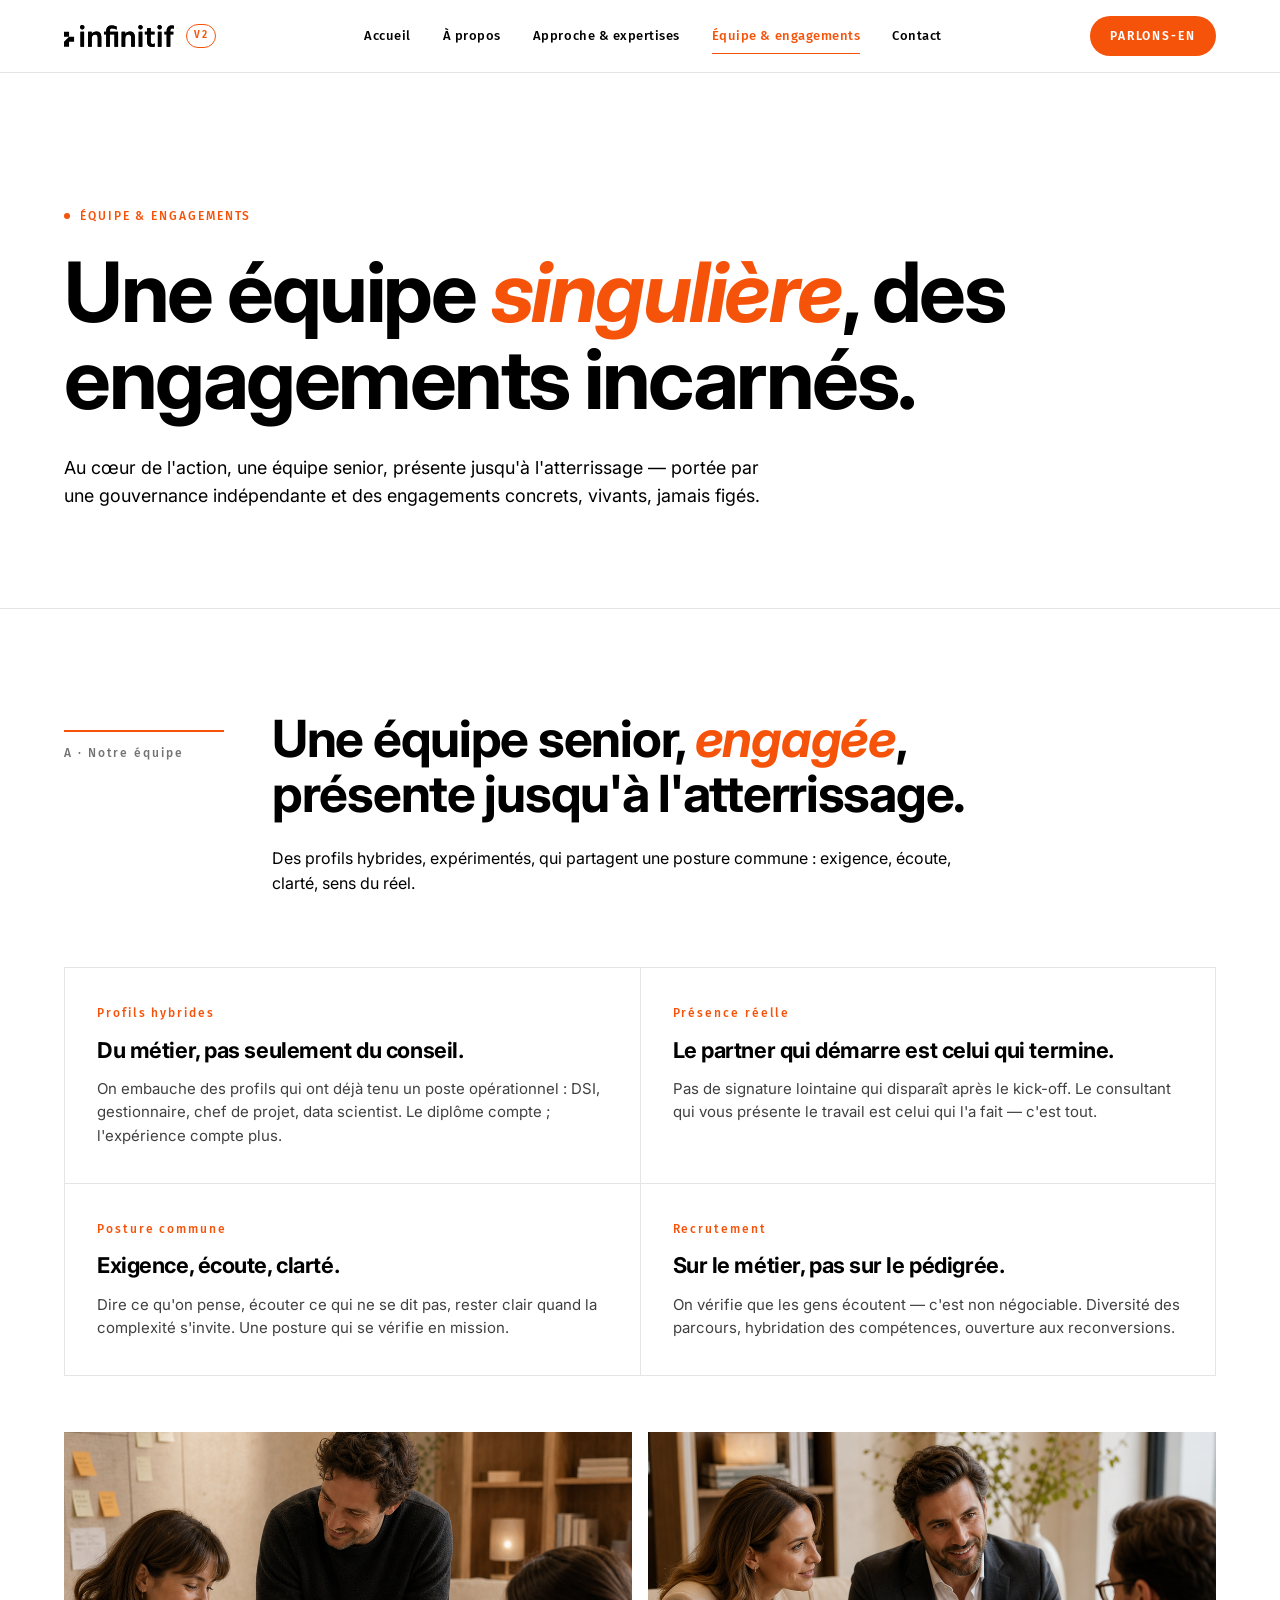
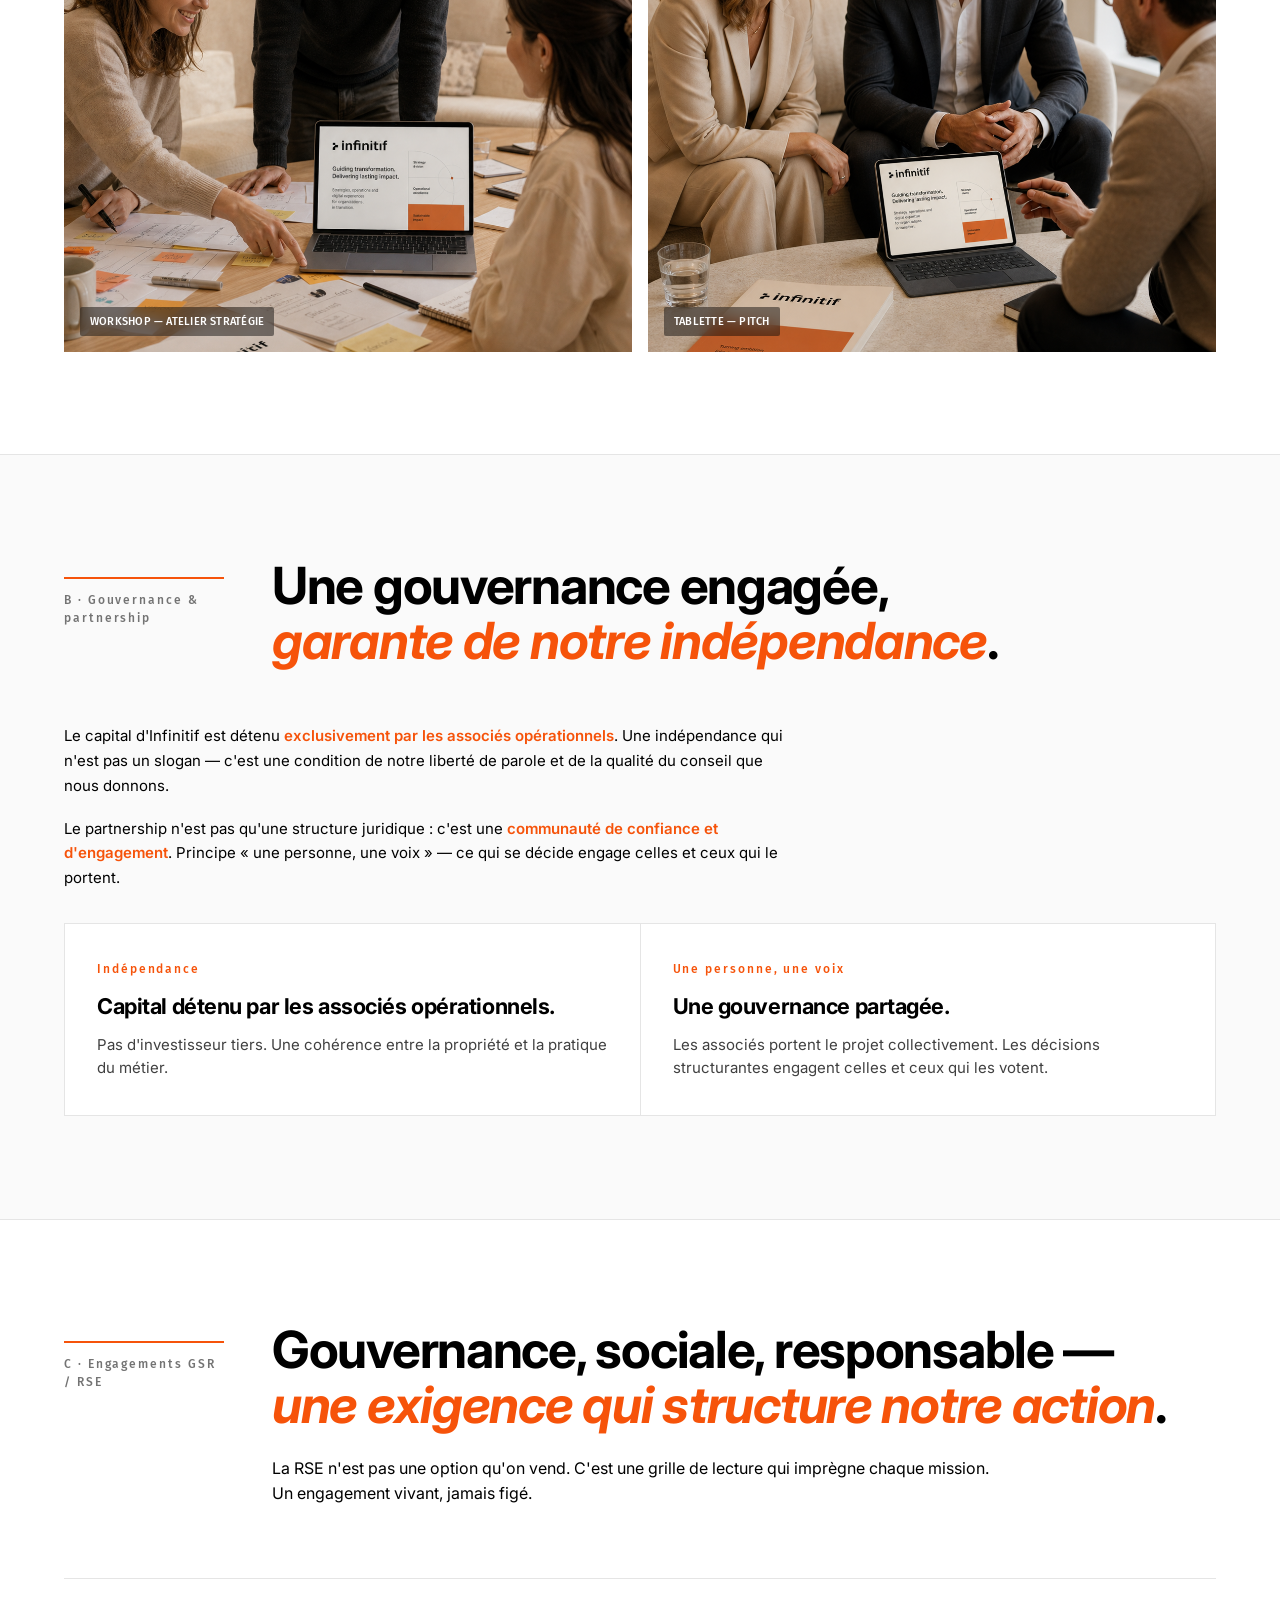
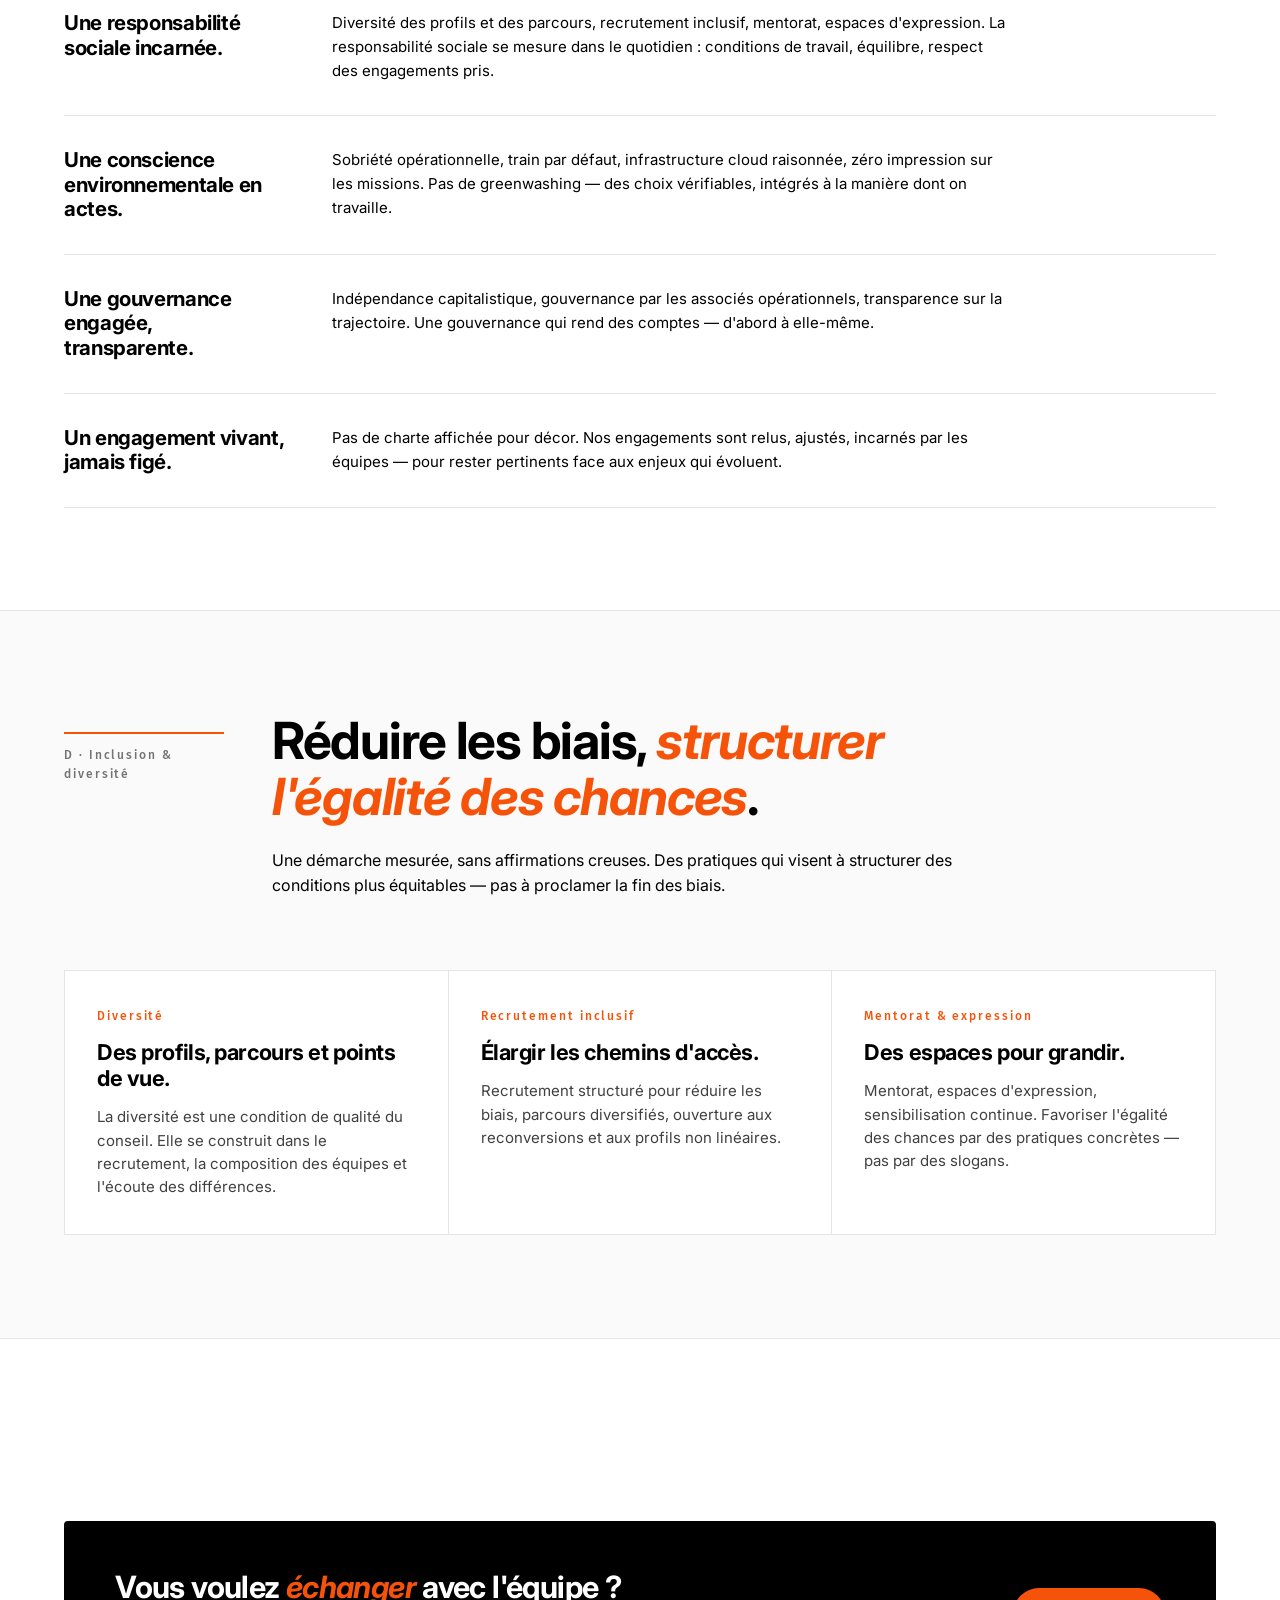
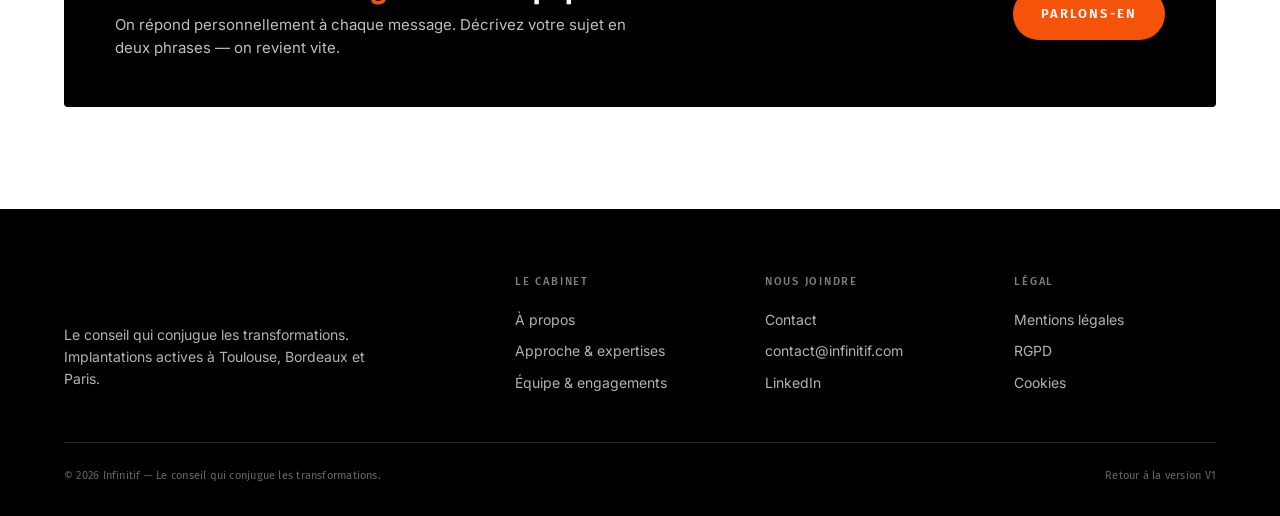
<file: v2/equipe-engagements.html>
<!doctype html>
<html lang="fr">
<head>
<meta charset="utf-8" />
<meta name="viewport" content="width=device-width, initial-scale=1" />
<title>Équipe &amp; engagements — Infinitif</title>
<meta name="description" content="Une équipe senior, une gouvernance engagée, des engagements GSR/RSE incarnés et une politique d'inclusion structurée." />
<link rel="icon" type="image/svg+xml" href="../assets/favicon.svg" />
<link rel="stylesheet" href="../assets/colors_and_type.css" />
<link rel="stylesheet" href="/v2/v2.css" />
</head>
<body>

<a href="#main" class="v2-skip">Aller au contenu</a>

<header class="v2-nav">
  <div class="v2-nav-inner">
    <a href="/v2" class="logo" aria-label="Infinitif accueil V2">
      <img src="../assets/logo-infinitif-black.svg" alt="Infinitif" />
      <span class="v2-tag">V2</span>
    </a>
    <nav class="v2-nav-links" aria-label="Navigation principale">
      <a href="/v2">Accueil</a>
      <a href="/v2/a-propos">À propos</a>
      <a href="/v2/approche-expertises">Approche &amp; expertises</a>
      <a href="/v2/equipe-engagements" class="active">Équipe &amp; engagements</a>
      <a href="/v2/contact">Contact</a>
    </nav>
    <a href="/v2/contact" class="v2-nav-cta">Parlons-en</a>
    <button class="v2-burger" id="v2Burger" aria-label="Ouvrir le menu" aria-expanded="false"><span></span></button>
  </div>
</header>
<nav class="v2-mobile" id="v2Mobile" aria-hidden="true">
  <a href="/v2">Accueil</a>
  <a href="/v2/a-propos">À propos</a>
  <a href="/v2/approche-expertises">Approche &amp; expertises</a>
  <a href="/v2/equipe-engagements">Équipe &amp; engagements</a>
  <a href="/v2/contact">Contact</a>
  <a href="/v2/contact" class="v2-mobile-cta">Parlons-en</a>
</nav>

<main id="main">

  <section class="v2-page-hero">
    <div class="shell">
      <div class="v2-eyebrow">Équipe &amp; engagements</div>
      <h1 class="v2-title">
        Une équipe <span class="accent">singulière</span>, des engagements incarnés.
      </h1>
      <p class="v2-lede">
        Au cœur de l'action, une équipe senior, présente jusqu'à l'atterrissage —
        portée par une gouvernance indépendante et des engagements concrets, vivants,
        jamais figés.
      </p>
    </div>
  </section>

  <!-- Notre équipe -->
  <section class="v2-section">
    <div class="shell">
      <div class="v2-section-head">
        <div class="v2-section-index">A · Notre équipe</div>
        <div>
          <h2 class="v2-section-title">
            Une équipe senior, <span class="accent">engagée</span>, présente jusqu'à l'atterrissage.
          </h2>
          <p class="v2-section-lede">
            Des profils hybrides, expérimentés, qui partagent une posture commune :
            exigence, écoute, clarté, sens du réel.
          </p>
        </div>
      </div>

      <div class="v2-cards cols-2">
        <div class="v2-card">
          <span class="num">Profils hybrides</span>
          <h3>Du métier, pas seulement du conseil.</h3>
          <p>On embauche des profils qui ont déjà tenu un poste opérationnel : DSI, gestionnaire, chef de projet, data scientist. Le diplôme compte ; l'expérience compte plus.</p>
        </div>
        <div class="v2-card">
          <span class="num">Présence réelle</span>
          <h3>Le partner qui démarre est celui qui termine.</h3>
          <p>Pas de signature lointaine qui disparaît après le kick-off. Le consultant qui vous présente le travail est celui qui l'a fait — c'est tout.</p>
        </div>
        <div class="v2-card">
          <span class="num">Posture commune</span>
          <h3>Exigence, écoute, clarté.</h3>
          <p>Dire ce qu'on pense, écouter ce qui ne se dit pas, rester clair quand la complexité s'invite. Une posture qui se vérifie en mission.</p>
        </div>
        <div class="v2-card">
          <span class="num">Recrutement</span>
          <h3>Sur le métier, pas sur le pédigrée.</h3>
          <p>On vérifie que les gens écoutent — c'est non négociable. Diversité des parcours, hybridation des compétences, ouverture aux reconversions.</p>
        </div>
      </div>

      <div class="v2-gallery">
        <div class="ph" data-loc="Workshop — Atelier stratégie"><img src="../img/team-workshop.png" alt="Atelier stratégique en équipe" loading="lazy" /></div>
        <div class="ph" data-loc="Tablette — Pitch"><img src="../img/team-tablet.png" alt="Pitch sur tablette" loading="lazy" /></div>
      </div>
    </div>
  </section>

  <!-- Gouvernance & partnership -->
  <section class="v2-section alt">
    <div class="shell">
      <div class="v2-section-head">
        <div class="v2-section-index">B · Gouvernance &amp; partnership</div>
        <div>
          <h2 class="v2-section-title">
            Une gouvernance engagée, <span class="accent">garante de notre indépendance</span>.
          </h2>
        </div>
      </div>

      <div class="v2-prose">
        <p>
          Le capital d'Infinitif est détenu <strong>exclusivement par les associés opérationnels</strong>.
          Une indépendance qui n'est pas un slogan — c'est une condition de notre liberté de parole
          et de la qualité du conseil que nous donnons.
        </p>
        <p>
          Le partnership n'est pas qu'une structure juridique : c'est une <strong>communauté de confiance
          et d'engagement</strong>. Principe « une personne, une voix » — ce qui se décide engage celles
          et ceux qui le portent.
        </p>
      </div>

      <div class="v2-cards cols-2" style="margin-top:32px;">
        <div class="v2-card">
          <span class="num">Indépendance</span>
          <h3>Capital détenu par les associés opérationnels.</h3>
          <p>Pas d'investisseur tiers. Une cohérence entre la propriété et la pratique du métier.</p>
        </div>
        <div class="v2-card">
          <span class="num">Une personne, une voix</span>
          <h3>Une gouvernance partagée.</h3>
          <p>Les associés portent le projet collectivement. Les décisions structurantes engagent celles et ceux qui les votent.</p>
        </div>
      </div>
    </div>
  </section>

  <!-- Engagements GSR / RSE -->
  <section class="v2-section">
    <div class="shell">
      <div class="v2-section-head">
        <div class="v2-section-index">C · Engagements GSR / RSE</div>
        <div>
          <h2 class="v2-section-title">
            Gouvernance, sociale, responsable — <span class="accent">une exigence qui structure notre action</span>.
          </h2>
          <p class="v2-section-lede">
            La RSE n'est pas une option qu'on vend. C'est une grille de lecture qui imprègne
            chaque mission. Un engagement vivant, jamais figé.
          </p>
        </div>
      </div>

      <div class="v2-pillars">
        <div class="v2-pillar">
          <h4>Une responsabilité sociale incarnée.</h4>
          <p>Diversité des profils et des parcours, recrutement inclusif, mentorat, espaces d'expression. La responsabilité sociale se mesure dans le quotidien : conditions de travail, équilibre, respect des engagements pris.</p>
        </div>
        <div class="v2-pillar">
          <h4>Une conscience environnementale en actes.</h4>
          <p>Sobriété opérationnelle, train par défaut, infrastructure cloud raisonnée, zéro impression sur les missions. Pas de greenwashing — des choix vérifiables, intégrés à la manière dont on travaille.</p>
        </div>
        <div class="v2-pillar">
          <h4>Une gouvernance engagée, transparente.</h4>
          <p>Indépendance capitalistique, gouvernance par les associés opérationnels, transparence sur la trajectoire. Une gouvernance qui rend des comptes — d'abord à elle-même.</p>
        </div>
        <div class="v2-pillar">
          <h4>Un engagement vivant, jamais figé.</h4>
          <p>Pas de charte affichée pour décor. Nos engagements sont relus, ajustés, incarnés par les équipes — pour rester pertinents face aux enjeux qui évoluent.</p>
        </div>
      </div>
    </div>
  </section>

  <!-- Inclusion & diversité -->
  <section class="v2-section alt">
    <div class="shell">
      <div class="v2-section-head">
        <div class="v2-section-index">D · Inclusion &amp; diversité</div>
        <div>
          <h2 class="v2-section-title">
            Réduire les biais, <span class="accent">structurer l'égalité des chances</span>.
          </h2>
          <p class="v2-section-lede">
            Une démarche mesurée, sans affirmations creuses. Des pratiques qui visent
            à structurer des conditions plus équitables — pas à proclamer la fin des biais.
          </p>
        </div>
      </div>

      <div class="v2-cards">
        <div class="v2-card">
          <span class="num">Diversité</span>
          <h3>Des profils, parcours et points de vue.</h3>
          <p>La diversité est une condition de qualité du conseil. Elle se construit dans le recrutement, la composition des équipes et l'écoute des différences.</p>
        </div>
        <div class="v2-card">
          <span class="num">Recrutement inclusif</span>
          <h3>Élargir les chemins d'accès.</h3>
          <p>Recrutement structuré pour réduire les biais, parcours diversifiés, ouverture aux reconversions et aux profils non linéaires.</p>
        </div>
        <div class="v2-card">
          <span class="num">Mentorat &amp; expression</span>
          <h3>Des espaces pour grandir.</h3>
          <p>Mentorat, espaces d'expression, sensibilisation continue. Favoriser l'égalité des chances par des pratiques concrètes — pas par des slogans.</p>
        </div>
      </div>
    </div>
  </section>

  <!-- CTA -->
  <section class="v2-section">
    <div class="shell">
      <div class="v2-cta">
        <div>
          <h3>Vous voulez <span class="accent">échanger</span> avec l'équipe ?</h3>
          <p>On répond personnellement à chaque message. Décrivez votre sujet en deux phrases — on revient vite.</p>
        </div>
        <a href="/v2/contact" class="btn">Parlons-en</a>
      </div>
    </div>
  </section>

</main>

<footer class="v2-foot">
  <div class="v2-foot-grid">
    <div class="brand">
      <img src="../assets/logo-infinitif-white.svg" alt="Infinitif" />
      <p>Le conseil qui conjugue les transformations. Implantations actives à Toulouse, Bordeaux et Paris.</p>
    </div>
    <div>
      <h5>Le cabinet</h5>
      <ul>
        <li><a href="/v2/a-propos">À propos</a></li>
        <li><a href="/v2/approche-expertises">Approche &amp; expertises</a></li>
        <li><a href="/v2/equipe-engagements">Équipe &amp; engagements</a></li>
      </ul>
    </div>
    <div>
      <h5>Nous joindre</h5>
      <ul>
        <li><a href="/v2/contact">Contact</a></li>
        <li><a href="mailto:contact@infinitif.com">contact@infinitif.com</a></li>
        <li><a href="https://www.linkedin.com/company/infinitif/" target="_blank" rel="noopener">LinkedIn</a></li>
      </ul>
    </div>
    <div>
      <h5>Légal</h5>
      <ul>
        <li><a href="/mentions-legales">Mentions légales</a></li>
        <li><a href="/confidentialite">RGPD</a></li>
        <li><a href="/cookies">Cookies</a></li>
      </ul>
    </div>
  </div>
  <div class="v2-foot-base">
    <span>© 2026 Infinitif — Le conseil qui conjugue les transformations.</span>
    <span><a href="/">Retour à la version V1</a></span>
  </div>
</footer>

<script>
(() => {
  const burger = document.getElementById('v2Burger');
  const mobile = document.getElementById('v2Mobile');
  if (!burger) return;
  burger.addEventListener('click', () => {
    const open = document.body.classList.toggle('v2-nav-open');
    burger.setAttribute('aria-expanded', open ? 'true' : 'false');
    mobile.setAttribute('aria-hidden', open ? 'false' : 'true');
  });
  document.addEventListener('keydown', e => {
    if (e.key === 'Escape' && document.body.classList.contains('v2-nav-open')) {
      document.body.classList.remove('v2-nav-open');
      burger.setAttribute('aria-expanded', 'false');
      mobile.setAttribute('aria-hidden', 'true');
    }
  });
})();
</script>
</body>
</html>
</file>
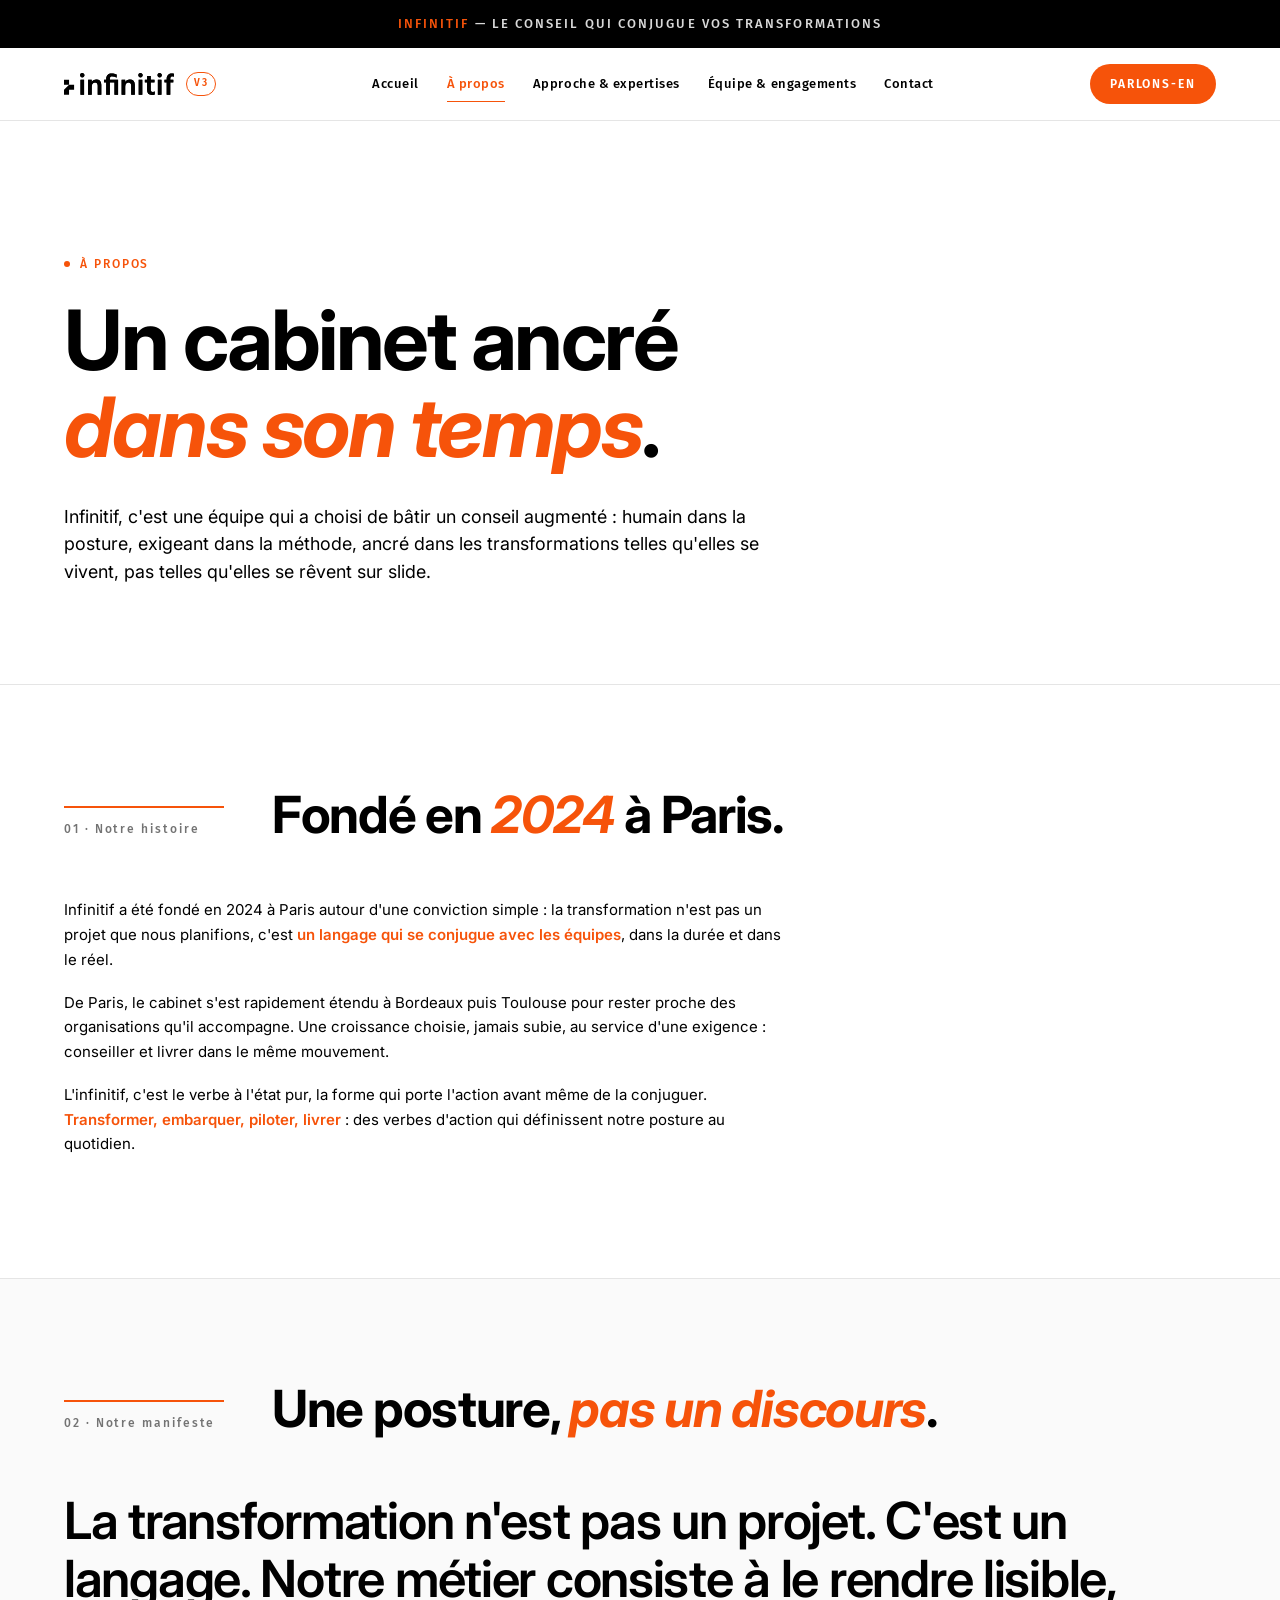
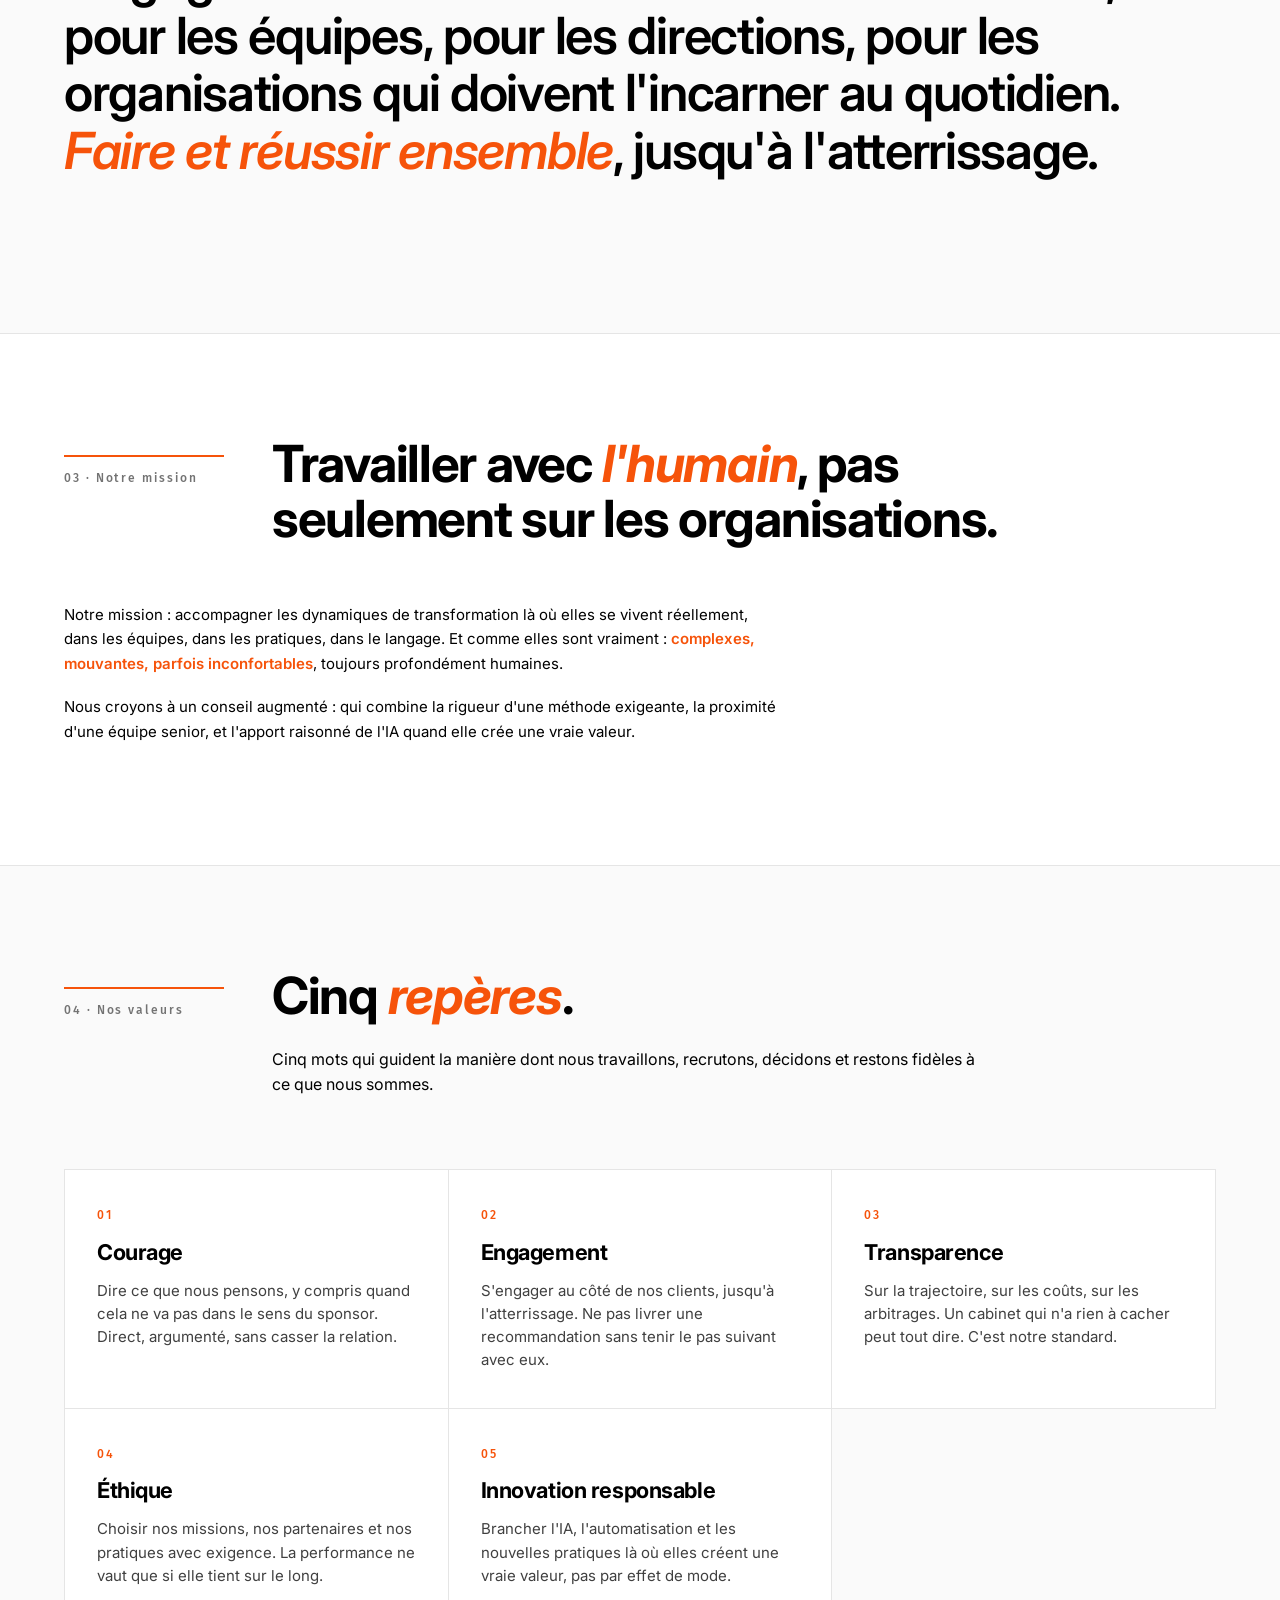
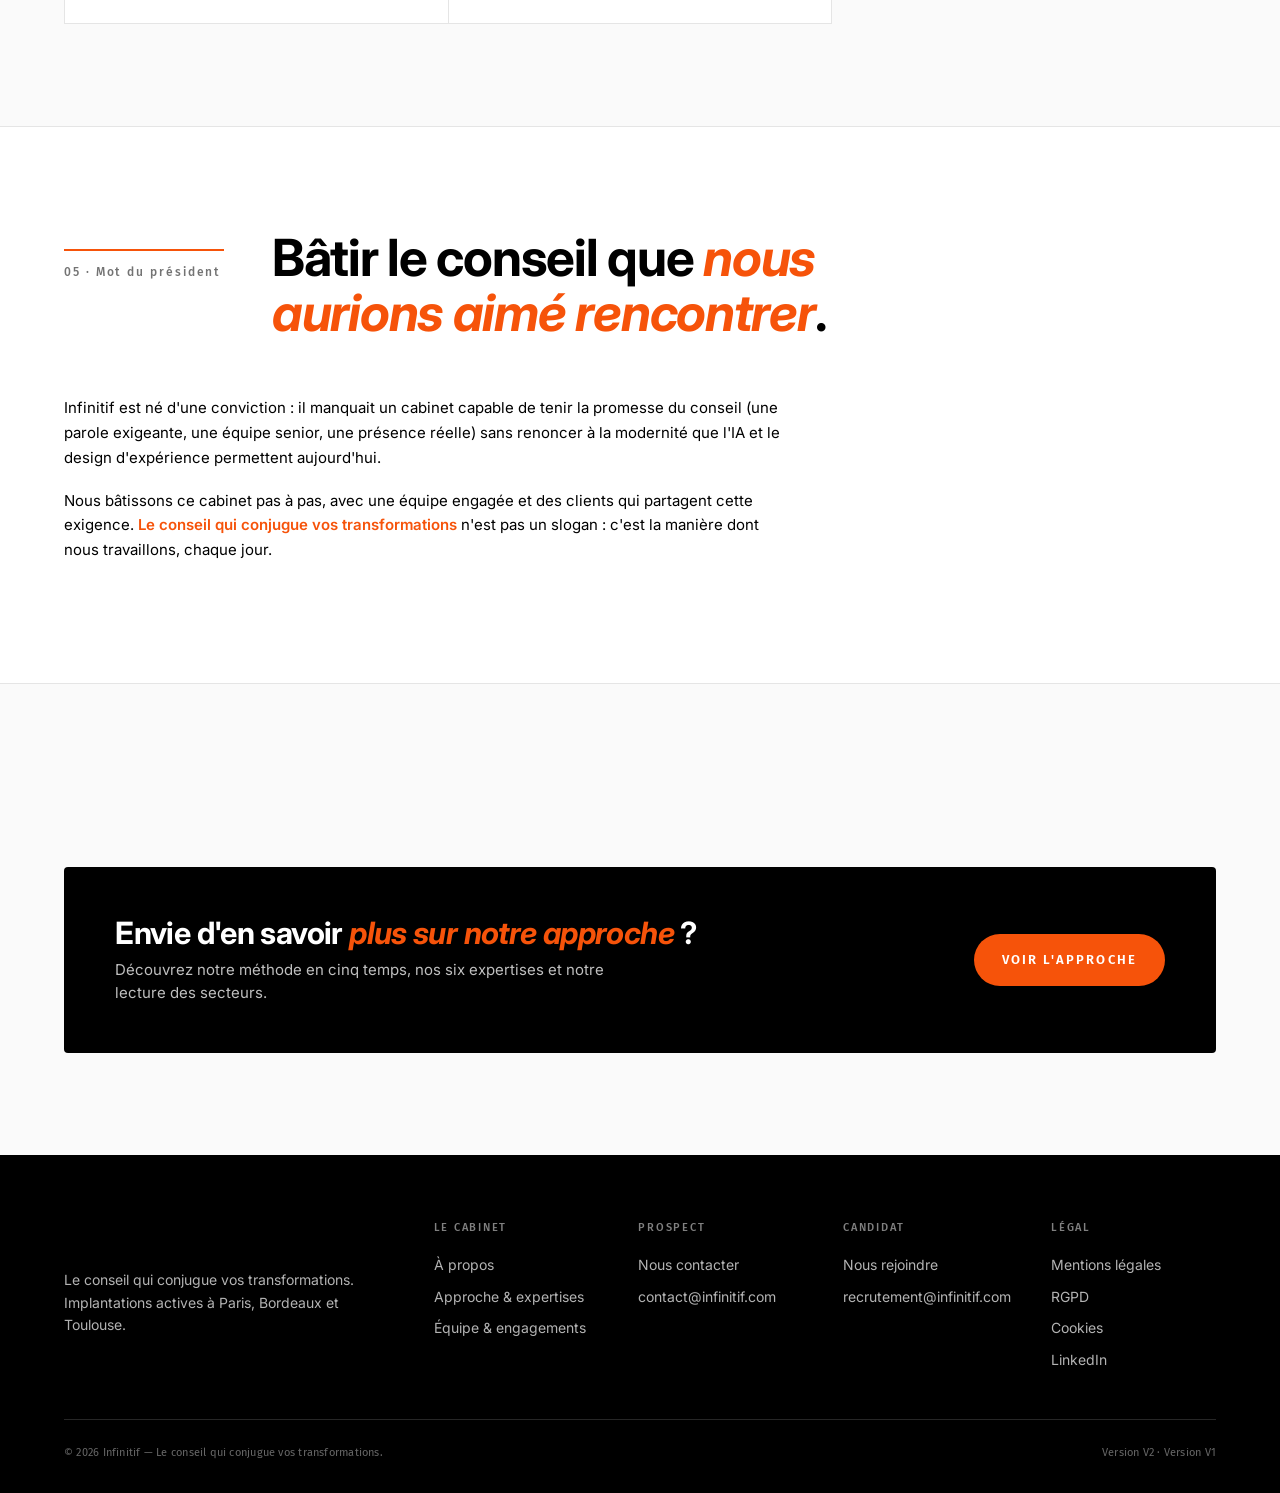
<file: v3/a-propos.html>
<!doctype html>
<html lang="fr">
<head>
<meta charset="utf-8" />
<meta name="viewport" content="width=device-width, initial-scale=1" />
<title>À propos — Infinitif</title>
<meta name="description" content="Histoire, mission, manifeste et valeurs d'Infinitif. Cabinet fondé en 2024 à Paris, présent à Paris, Bordeaux et Toulouse." />
<link rel="icon" type="image/svg+xml" href="../assets/favicon.svg" />
<link rel="stylesheet" href="../assets/colors_and_type.css" />
<link rel="stylesheet" href="/v3/v3.css" />
</head>
<body>

<a href="#main" class="v3-skip">Aller au contenu</a>

<!-- Baseline band -->
<div class="v3-baseline-band">
  <p><span class="accent">Infinitif</span> — Le conseil qui conjugue vos transformations</p>
</div>

<header class="v3-nav">
  <div class="v3-nav-inner">
    <a href="/v3" class="logo" aria-label="Infinitif accueil V3">
      <img src="../assets/logo-infinitif-black.svg" alt="Infinitif" />
      <span class="v3-tag">V3</span>
    </a>
    <nav class="v3-nav-links" aria-label="Navigation principale">
      <a href="/v3">Accueil</a>
      <a href="/v3/a-propos" class="active">À propos</a>
      <a href="/v3/approche-expertises">Approche &amp; expertises</a>
      <a href="/v3/equipe-engagements">Équipe &amp; engagements</a>
      <a href="/v3/contact">Contact</a>
    </nav>
    <a href="/v3/contact" class="v3-nav-cta">Parlons-en</a>
    <button class="v3-burger" id="v3Burger" aria-label="Ouvrir le menu" aria-expanded="false"><span></span></button>
  </div>
</header>
<nav class="v3-mobile" id="v3Mobile" aria-hidden="true">
  <a href="/v3">Accueil</a>
  <a href="/v3/a-propos">À propos</a>
  <a href="/v3/approche-expertises">Approche &amp; expertises</a>
  <a href="/v3/equipe-engagements">Équipe &amp; engagements</a>
  <a href="/v3/contact">Contact</a>
  <a href="/v3/contact" class="v3-mobile-cta">Parlons-en</a>
</nav>

<main id="main">

  <section class="v3-page-hero">
    <div class="shell">
      <div class="v3-eyebrow">À propos</div>
      <h1 class="v3-title">
        Un cabinet ancré <span class="accent">dans son temps</span>.
      </h1>
      <p class="v3-lede">
        Infinitif, c'est une équipe qui a choisi de bâtir un conseil augmenté :
        humain dans la posture, exigeant dans la méthode, ancré dans les transformations
        telles qu'elles se vivent, pas telles qu'elles se rêvent sur slide.
      </p>
    </div>
  </section>

  <!-- Notre histoire -->
  <section class="v3-section">
    <div class="shell">
      <div class="v3-section-head">
        <div class="v3-section-index">01 · Notre histoire</div>
        <div>
          <h2 class="v3-section-title">Fondé en <span class="accent">2024</span> à Paris.</h2>
        </div>
      </div>
      <div class="v3-prose">
        <p>
          Infinitif a été fondé en 2024 à Paris autour d'une conviction simple :
          la transformation n'est pas un projet que nous planifions, c'est <strong>un langage qui se conjugue
          avec les équipes</strong>, dans la durée et dans le réel.
        </p>
        <p>
          De Paris, le cabinet s'est rapidement étendu à Bordeaux puis Toulouse pour rester proche
          des organisations qu'il accompagne. Une croissance choisie, jamais subie, au service
          d'une exigence : conseiller et livrer dans le même mouvement.
        </p>
        <p>
          L'infinitif, c'est le verbe à l'état pur, la forme qui porte l'action avant même
          de la conjuguer. <strong>Transformer, embarquer, piloter, livrer</strong> : des verbes
          d'action qui définissent notre posture au quotidien.
        </p>
      </div>
    </div>
  </section>

  <!-- Notre manifeste -->
  <section class="v3-section alt">
    <div class="shell">
      <div class="v3-section-head">
        <div class="v3-section-index">02 · Notre manifeste</div>
        <div>
          <h2 class="v3-section-title">Une posture, <span class="accent">pas un discours</span>.</h2>
        </div>
      </div>
      <p class="v3-manifest">
        La transformation n'est pas un projet. C'est un langage. Notre métier consiste à le rendre
        lisible, pour les équipes, pour les directions, pour les organisations qui doivent l'incarner
        au quotidien. <span class="accent">Faire et réussir ensemble</span>, jusqu'à l'atterrissage.
      </p>
    </div>
  </section>

  <!-- Notre mission -->
  <section class="v3-section">
    <div class="shell">
      <div class="v3-section-head">
        <div class="v3-section-index">03 · Notre mission</div>
        <div>
          <h2 class="v3-section-title">
            Travailler avec <span class="accent">l'humain</span>, pas seulement sur les organisations.
          </h2>
        </div>
      </div>
      <div class="v3-prose">
        <p>
          Notre mission : accompagner les dynamiques de transformation là où elles se vivent réellement,
          dans les équipes, dans les pratiques, dans le langage. Et comme elles sont vraiment :
          <strong>complexes, mouvantes, parfois inconfortables</strong>, toujours profondément humaines.
        </p>
        <p>
          Nous croyons à un conseil augmenté : qui combine la rigueur d'une méthode exigeante,
          la proximité d'une équipe senior, et l'apport raisonné de l'IA quand elle crée une vraie valeur.
        </p>
      </div>
    </div>
  </section>

  <!-- Nos valeurs -->
  <section class="v3-section alt">
    <div class="shell">
      <div class="v3-section-head">
        <div class="v3-section-index">04 · Nos valeurs</div>
        <div>
          <h2 class="v3-section-title">Cinq <span class="accent">repères</span>.</h2>
          <p class="v3-section-lede">
            Cinq mots qui guident la manière dont nous travaillons, recrutons,
            décidons et restons fidèles à ce que nous sommes.
          </p>
        </div>
      </div>

      <div class="v3-cards">
        <div class="v3-card">
          <span class="num">01</span>
          <h3>Courage</h3>
          <p>Dire ce que nous pensons, y compris quand cela ne va pas dans le sens du sponsor. Direct, argumenté, sans casser la relation.</p>
        </div>
        <div class="v3-card">
          <span class="num">02</span>
          <h3>Engagement</h3>
          <p>S'engager au côté de nos clients, jusqu'à l'atterrissage. Ne pas livrer une recommandation sans tenir le pas suivant avec eux.</p>
        </div>
        <div class="v3-card">
          <span class="num">03</span>
          <h3>Transparence</h3>
          <p>Sur la trajectoire, sur les coûts, sur les arbitrages. Un cabinet qui n'a rien à cacher peut tout dire. C'est notre standard.</p>
        </div>
        <div class="v3-card">
          <span class="num">04</span>
          <h3>Éthique</h3>
          <p>Choisir nos missions, nos partenaires et nos pratiques avec exigence. La performance ne vaut que si elle tient sur le long.</p>
        </div>
        <div class="v3-card">
          <span class="num">05</span>
          <h3>Innovation responsable</h3>
          <p>Brancher l'IA, l'automatisation et les nouvelles pratiques là où elles créent une vraie valeur, pas par effet de mode.</p>
        </div>
      </div>
    </div>
  </section>

  <!-- Mot du président -->
  <section class="v3-section">
    <div class="shell">
      <div class="v3-section-head">
        <div class="v3-section-index">05 · Mot du président</div>
        <div>
          <h2 class="v3-section-title">
            Bâtir le conseil que <span class="accent">nous aurions aimé rencontrer</span>.
          </h2>
        </div>
      </div>
      <div class="v3-prose">
        <p>
          Infinitif est né d'une conviction : il manquait un cabinet capable de tenir la promesse
          du conseil (une parole exigeante, une équipe senior, une présence réelle) sans renoncer
          à la modernité que l'IA et le design d'expérience permettent aujourd'hui.
        </p>
        <p>
          Nous bâtissons ce cabinet pas à pas, avec une équipe engagée et des clients qui partagent
          cette exigence. <strong>Le conseil qui conjugue vos transformations</strong> n'est pas un slogan :
          c'est la manière dont nous travaillons, chaque jour.
        </p>
      </div>
    </div>
  </section>

  <!-- CTA -->
  <section class="v3-section alt">
    <div class="shell">
      <div class="v3-cta">
        <div>
          <h3>Envie d'en savoir <span class="accent">plus sur notre approche</span> ?</h3>
          <p>Découvrez notre méthode en cinq temps, nos six expertises et notre lecture des secteurs.</p>
        </div>
        <a href="/v3/approche-expertises" class="btn">Voir l'approche</a>
      </div>
    </div>
  </section>

</main>

<footer class="v3-foot">
  <div class="v3-foot-grid">
    <div class="brand">
      <img src="../assets/logo-infinitif-white.svg" alt="Infinitif" />
      <p>Le conseil qui conjugue vos transformations. Implantations actives à Paris, Bordeaux et Toulouse.</p>
    </div>
    <div>
      <h5>Le cabinet</h5>
      <ul>
        <li><a href="/v3/a-propos">À propos</a></li>
        <li><a href="/v3/approche-expertises">Approche &amp; expertises</a></li>
        <li><a href="/v3/equipe-engagements">Équipe &amp; engagements</a></li>
      </ul>
    </div>
    <div>
      <h5>Prospect</h5>
      <ul>
        <li><a href="/v3/contact">Nous contacter</a></li>
        <li><a href="mailto:contact@infinitif.com">contact@infinitif.com</a></li>
      </ul>
    </div>
    <div>
      <h5>Candidat</h5>
      <ul>
        <li><a href="/v3/contact#candidat">Nous rejoindre</a></li>
        <li><a href="mailto:recrutement@infinitif.com">recrutement@infinitif.com</a></li>
      </ul>
    </div>
    <div>
      <h5>Légal</h5>
      <ul>
        <li><a href="/mentions-legales">Mentions légales</a></li>
        <li><a href="/confidentialite">RGPD</a></li>
        <li><a href="/cookies">Cookies</a></li>
        <li><a href="https://www.linkedin.com/company/infinitif/" target="_blank" rel="noopener">LinkedIn</a></li>
      </ul>
    </div>
  </div>
  <div class="v3-foot-base">
    <span>© 2026 Infinitif — Le conseil qui conjugue vos transformations.</span>
    <span><a href="/v2">Version V2</a> · <a href="/">Version V1</a></span>
  </div>
</footer>

<script>
(() => {
  const burger = document.getElementById('v3Burger');
  const mobile = document.getElementById('v3Mobile');
  if (!burger) return;
  burger.addEventListener('click', () => {
    const open = document.body.classList.toggle('v3-nav-open');
    burger.setAttribute('aria-expanded', open ? 'true' : 'false');
    mobile.setAttribute('aria-hidden', open ? 'false' : 'true');
  });
  document.addEventListener('keydown', e => {
    if (e.key === 'Escape' && document.body.classList.contains('v3-nav-open')) {
      document.body.classList.remove('v3-nav-open');
      burger.setAttribute('aria-expanded', 'false');
      mobile.setAttribute('aria-hidden', 'true');
    }
  });
})();
</script>
</body>
</html>
</file>
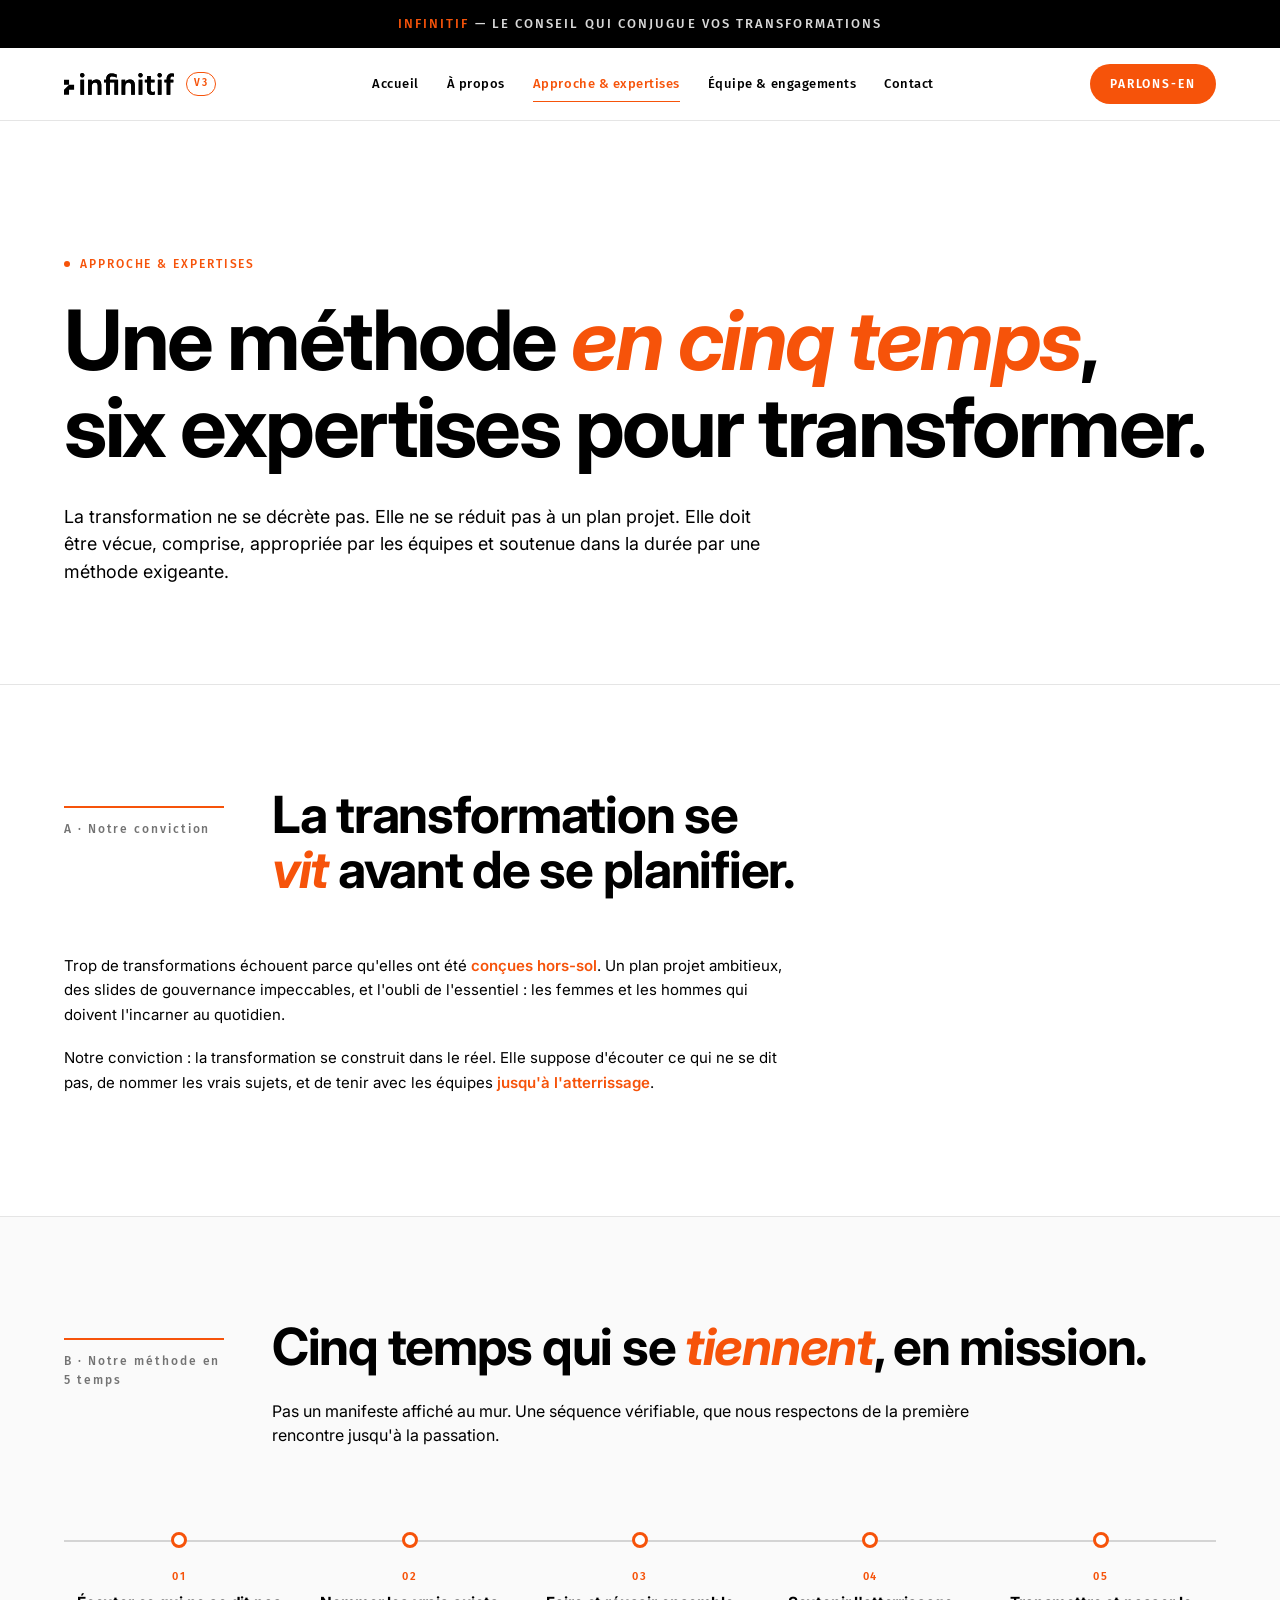
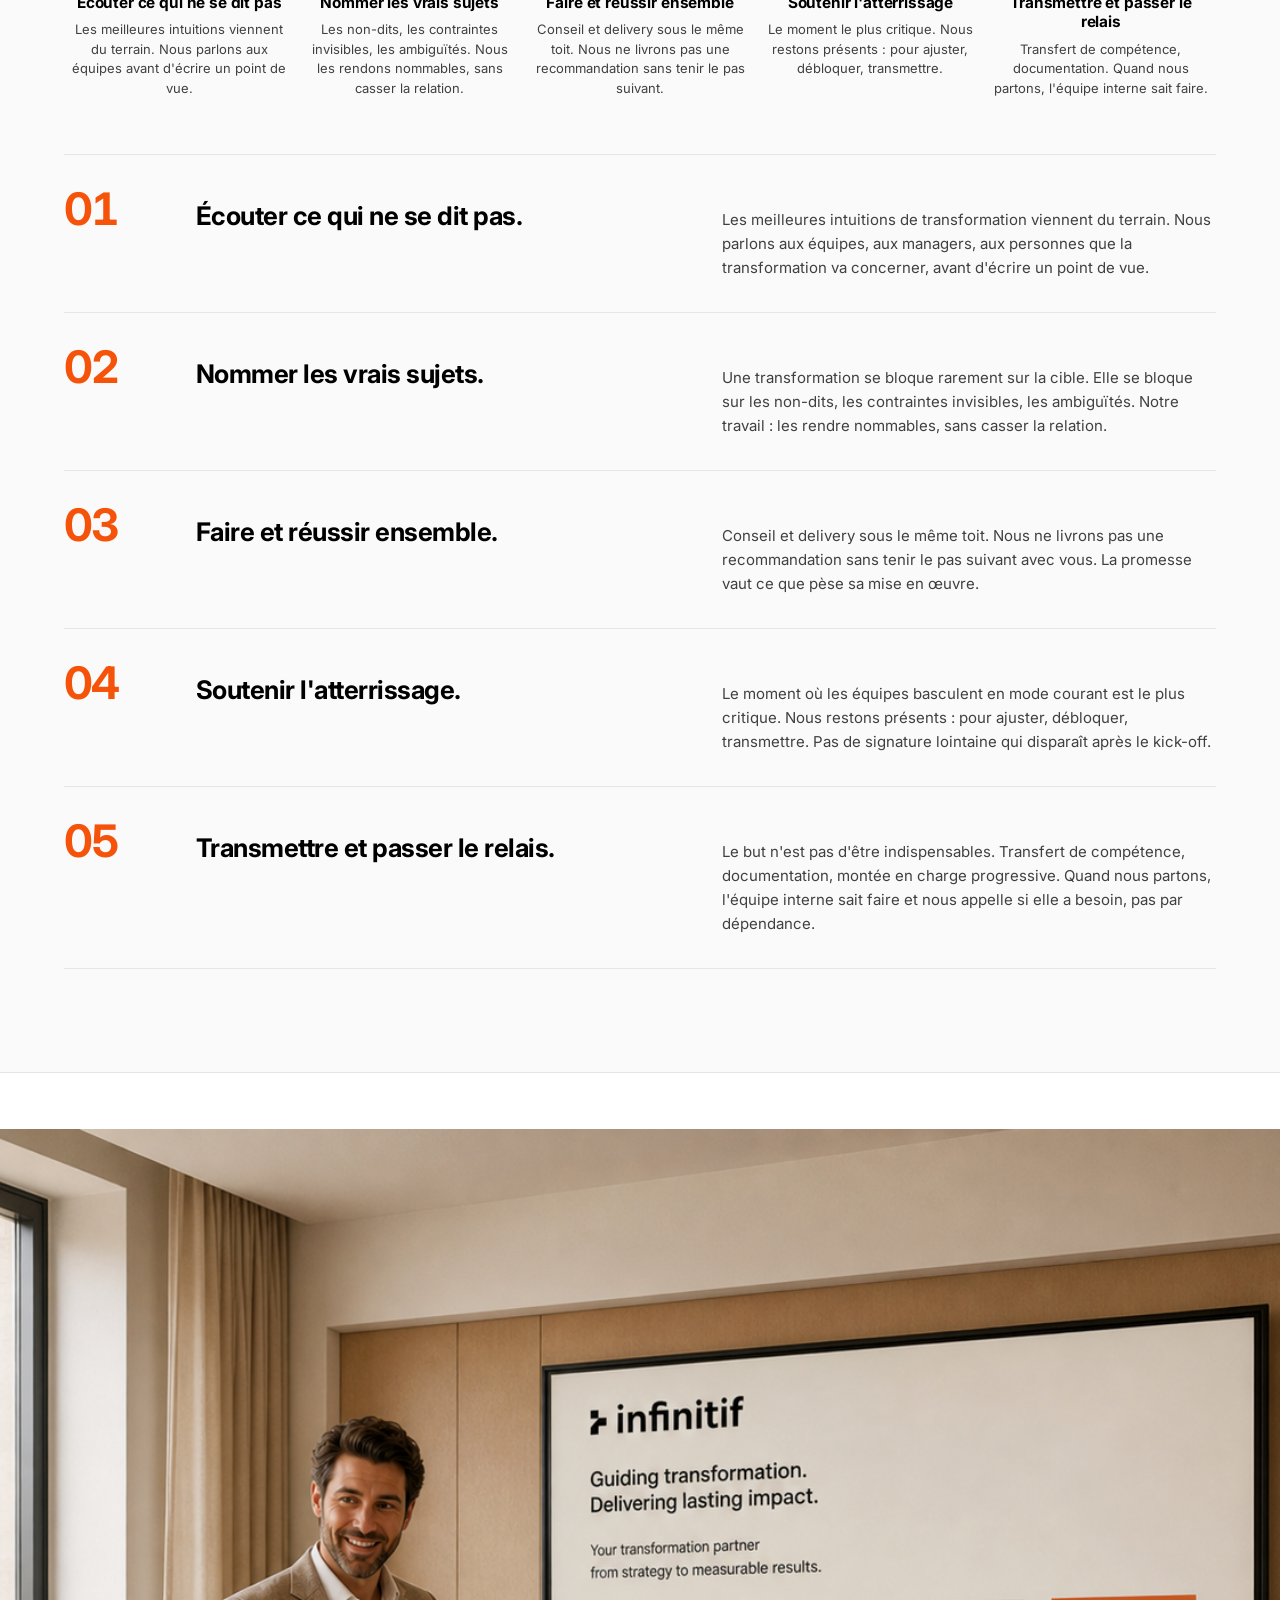
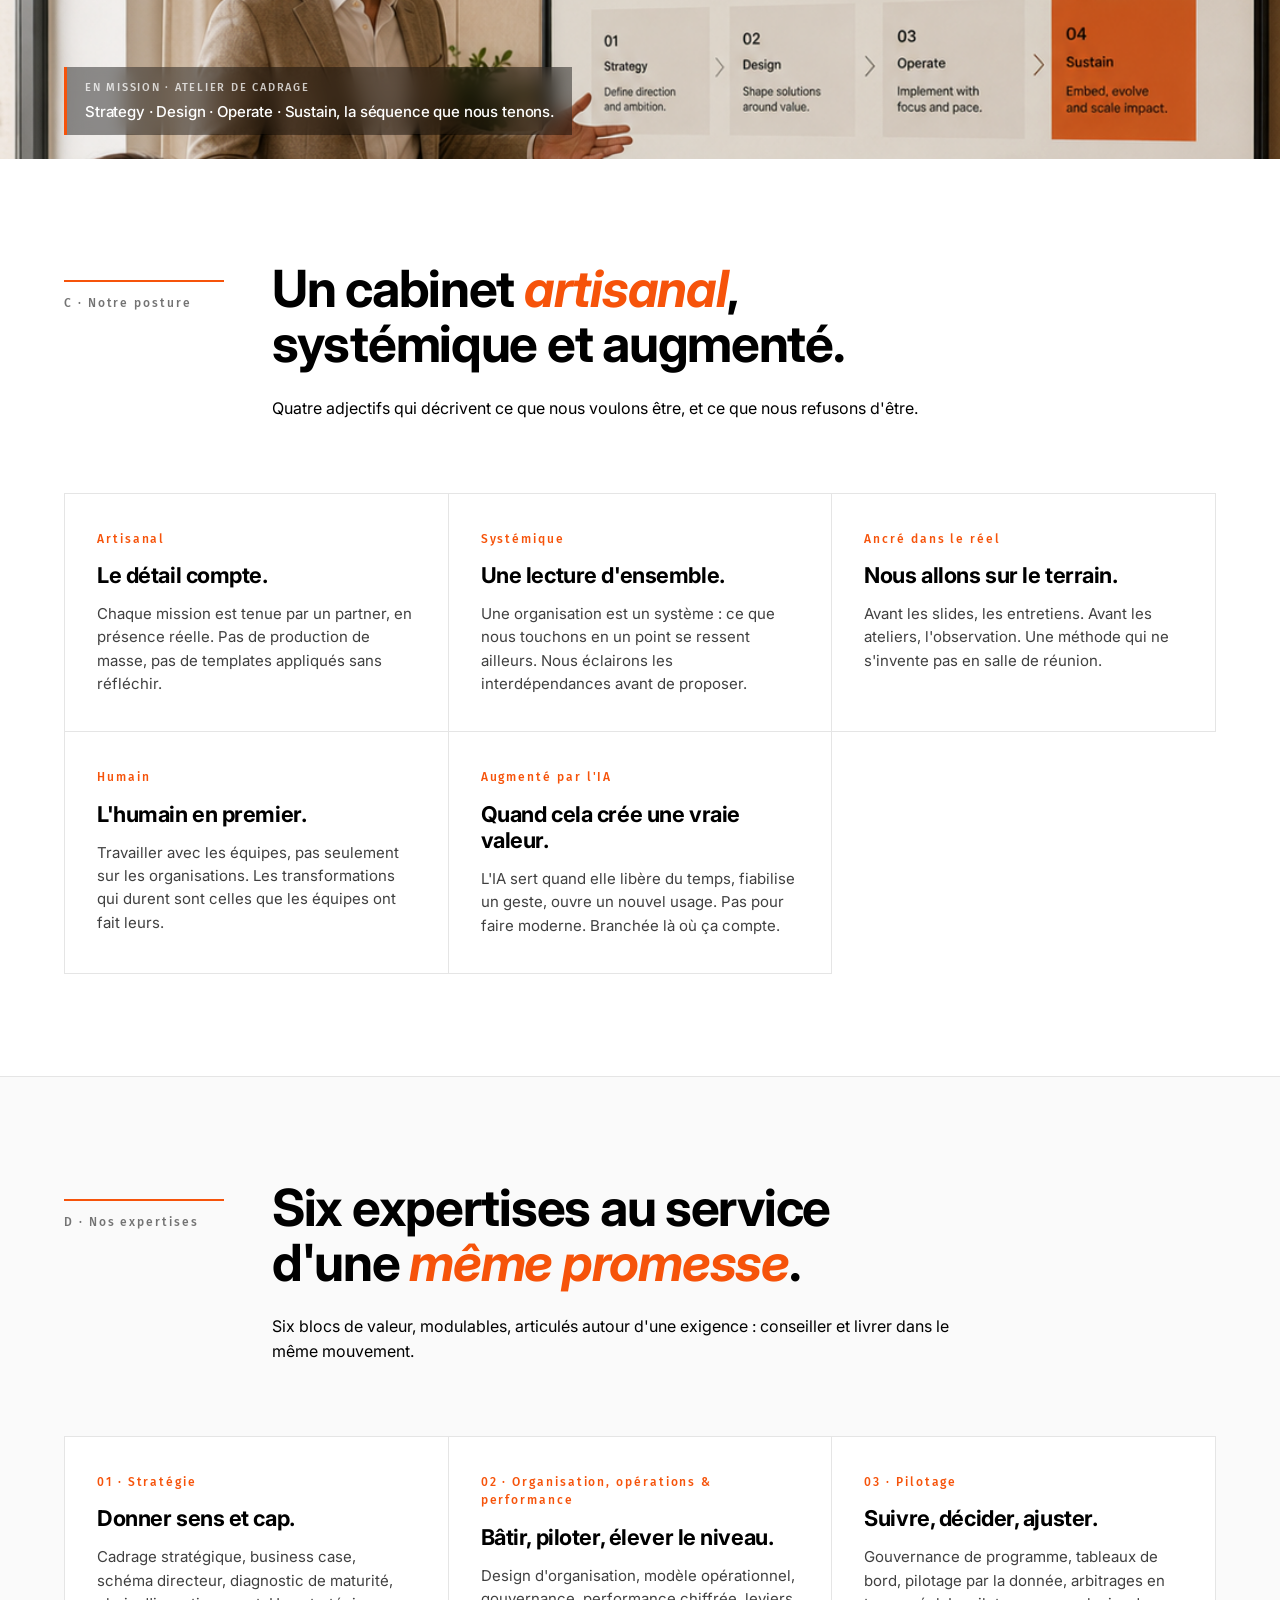
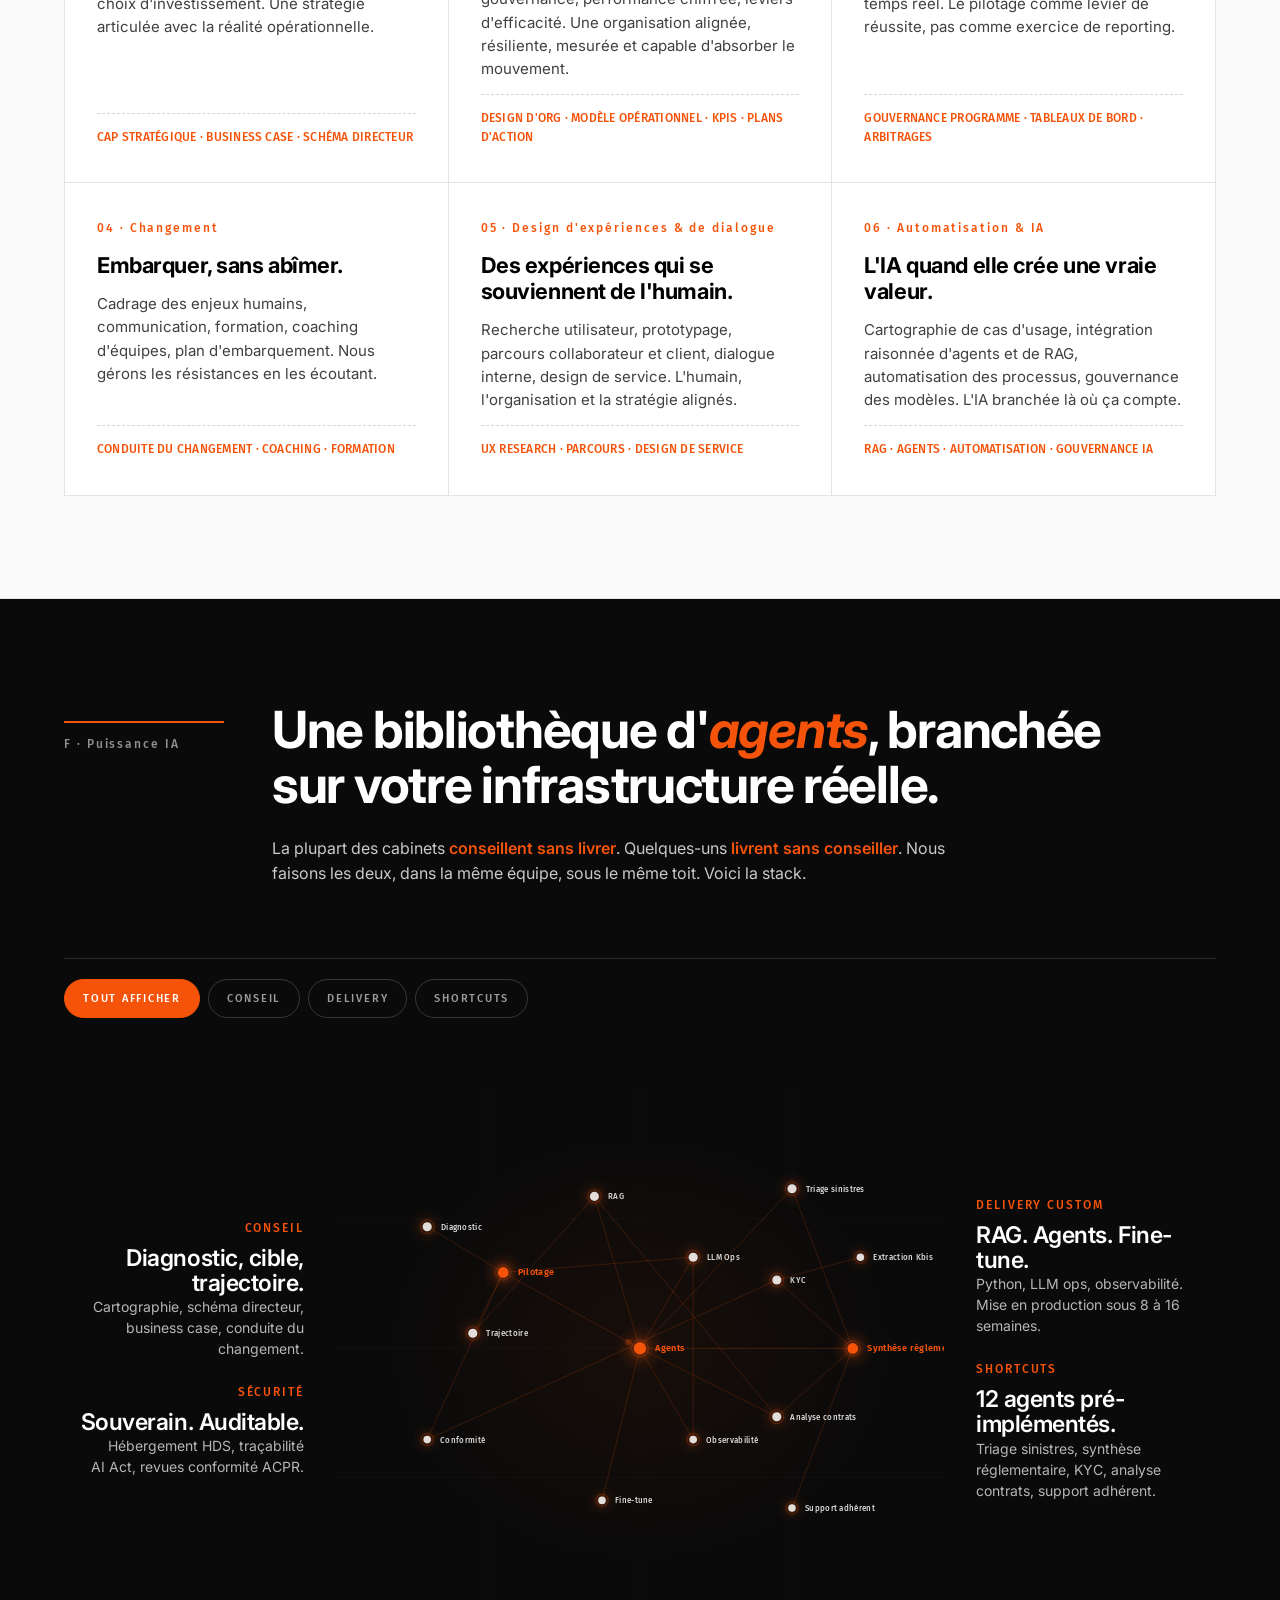
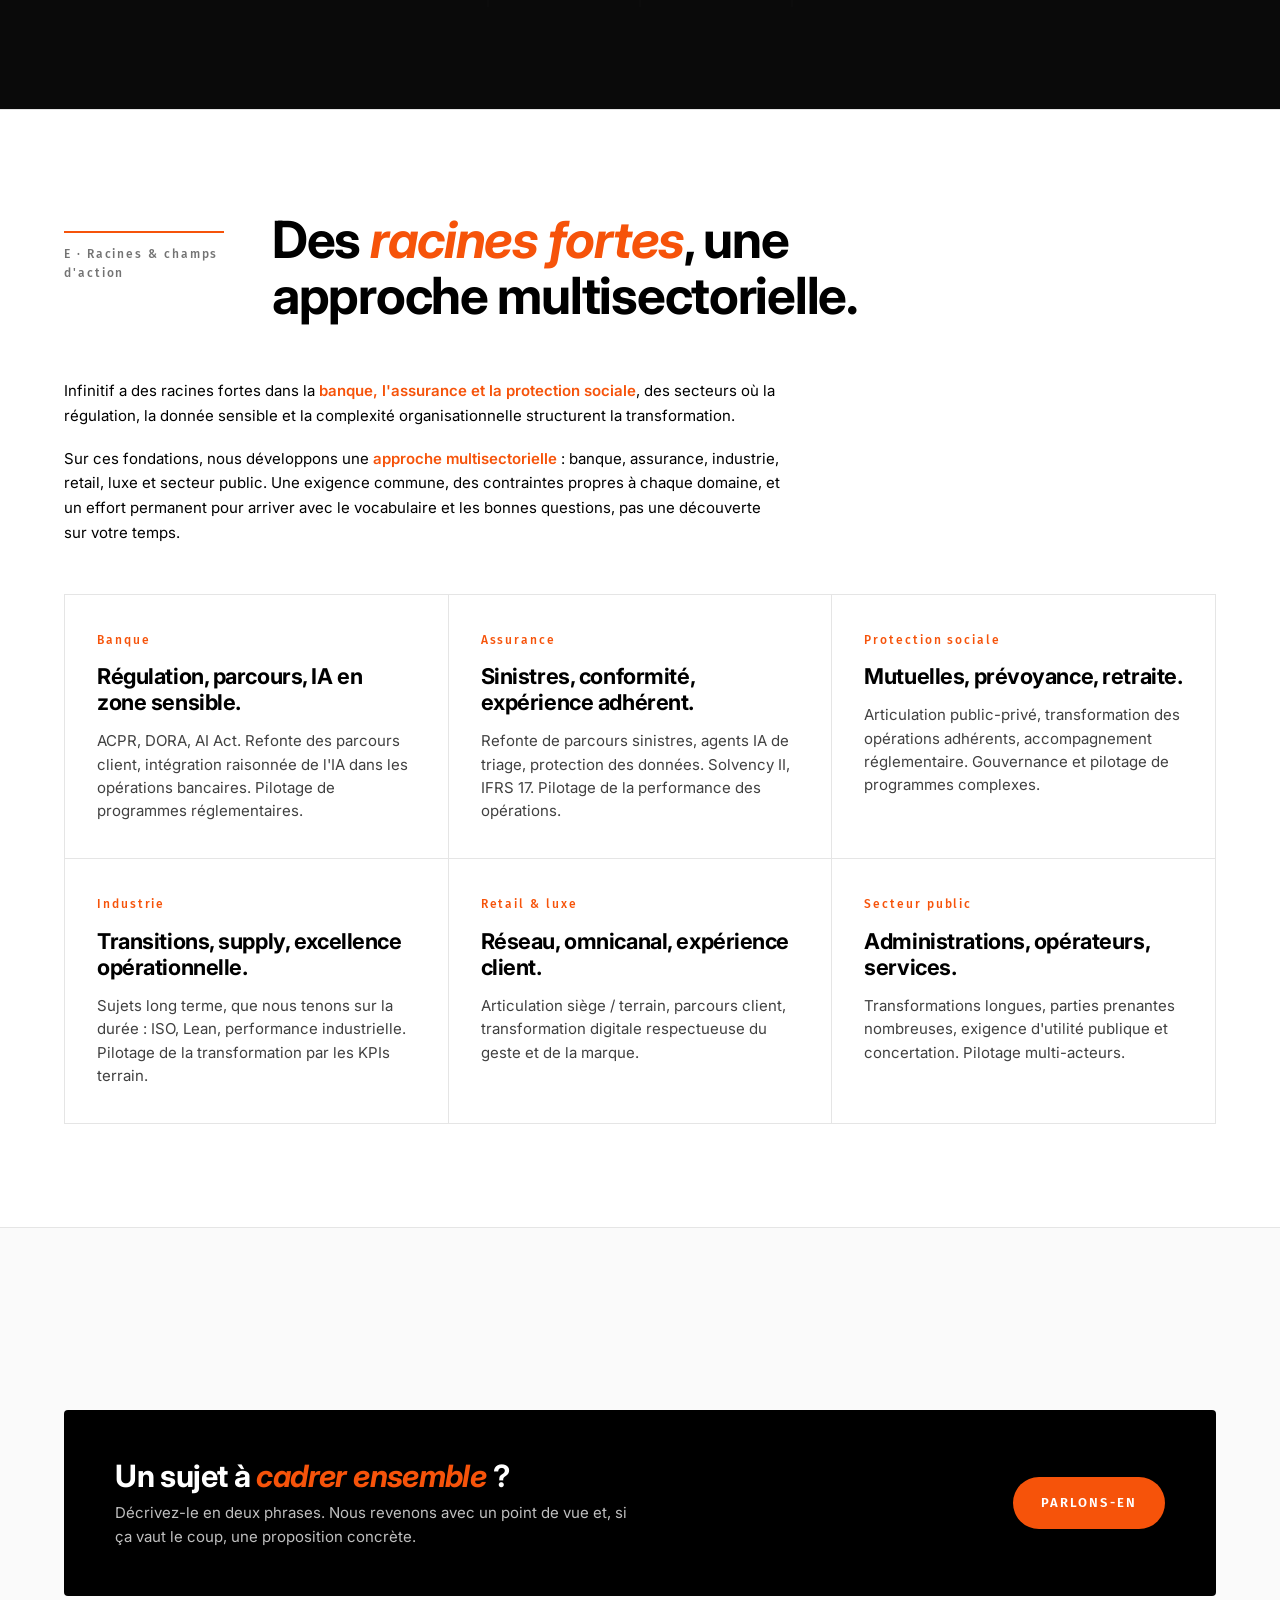
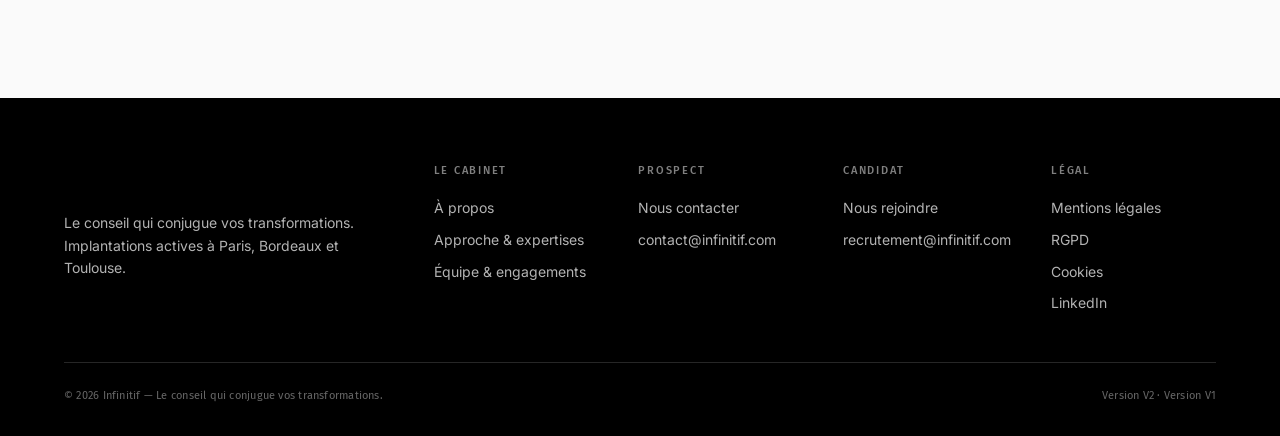
<file: v3/approche-expertises.html>
<!doctype html>
<html lang="fr">
<head>
<meta charset="utf-8" />
<meta name="viewport" content="width=device-width, initial-scale=1" />
<title>Approche &amp; expertises — Infinitif</title>
<meta name="description" content="Méthode en cinq temps, six expertises dont pilotage, posture artisanale et systémique. Découvrez l'approche Infinitif." />
<link rel="icon" type="image/svg+xml" href="../assets/favicon.svg" />
<link rel="stylesheet" href="../assets/colors_and_type.css" />
<link rel="stylesheet" href="/v3/v3.css" />
</head>
<body>

<a href="#main" class="v3-skip">Aller au contenu</a>

<!-- Baseline band -->
<div class="v3-baseline-band">
  <p><span class="accent">Infinitif</span> — Le conseil qui conjugue vos transformations</p>
</div>

<header class="v3-nav">
  <div class="v3-nav-inner">
    <a href="/v3" class="logo" aria-label="Infinitif accueil V3">
      <img src="../assets/logo-infinitif-black.svg" alt="Infinitif" />
      <span class="v3-tag">V3</span>
    </a>
    <nav class="v3-nav-links" aria-label="Navigation principale">
      <a href="/v3">Accueil</a>
      <a href="/v3/a-propos">À propos</a>
      <a href="/v3/approche-expertises" class="active">Approche &amp; expertises</a>
      <a href="/v3/equipe-engagements">Équipe &amp; engagements</a>
      <a href="/v3/contact">Contact</a>
    </nav>
    <a href="/v3/contact" class="v3-nav-cta">Parlons-en</a>
    <button class="v3-burger" id="v3Burger" aria-label="Ouvrir le menu" aria-expanded="false"><span></span></button>
  </div>
</header>
<nav class="v3-mobile" id="v3Mobile" aria-hidden="true">
  <a href="/v3">Accueil</a>
  <a href="/v3/a-propos">À propos</a>
  <a href="/v3/approche-expertises">Approche &amp; expertises</a>
  <a href="/v3/equipe-engagements">Équipe &amp; engagements</a>
  <a href="/v3/contact">Contact</a>
  <a href="/v3/contact" class="v3-mobile-cta">Parlons-en</a>
</nav>

<main id="main">

  <section class="v3-page-hero">
    <div class="shell">
      <div class="v3-eyebrow">Approche &amp; expertises</div>
      <h1 class="v3-title">
        Une méthode <span class="accent">en cinq temps</span>, six expertises pour transformer.
      </h1>
      <p class="v3-lede">
        La transformation ne se décrète pas. Elle ne se réduit pas à un plan projet. Elle doit être
        vécue, comprise, appropriée par les équipes et soutenue dans la durée par une méthode exigeante.
      </p>
    </div>
  </section>

  <!-- Notre conviction -->
  <section class="v3-section">
    <div class="shell">
      <div class="v3-section-head">
        <div class="v3-section-index">A · Notre conviction</div>
        <div>
          <h2 class="v3-section-title">
            La transformation se <span class="accent">vit</span> avant de se planifier.
          </h2>
        </div>
      </div>
      <div class="v3-prose">
        <p>
          Trop de transformations échouent parce qu'elles ont été <strong>conçues hors-sol</strong>.
          Un plan projet ambitieux, des slides de gouvernance impeccables, et l'oubli de l'essentiel :
          les femmes et les hommes qui doivent l'incarner au quotidien.
        </p>
        <p>
          Notre conviction : la transformation se construit dans le réel. Elle suppose d'écouter ce
          qui ne se dit pas, de nommer les vrais sujets, et de tenir avec les équipes
          <strong>jusqu'à l'atterrissage</strong>.
        </p>
      </div>
    </div>
  </section>

  <!-- Méthode en 5 temps avec timeline -->
  <section class="v3-section alt">
    <div class="shell">
      <div class="v3-section-head">
        <div class="v3-section-index">B · Notre méthode en 5 temps</div>
        <div>
          <h2 class="v3-section-title">
            Cinq temps qui se <span class="accent">tiennent</span>, en mission.
          </h2>
          <p class="v3-section-lede">
            Pas un manifeste affiché au mur. Une séquence vérifiable, que nous respectons
            de la première rencontre jusqu'à la passation.
          </p>
        </div>
      </div>

      <!-- Timeline visuelle -->
      <div class="v3-timeline">
        <div class="v3-timeline-item">
          <span class="tl-num">01</span>
          <h4>Écouter ce qui ne se dit pas</h4>
          <p>Les meilleures intuitions viennent du terrain. Nous parlons aux équipes avant d'écrire un point de vue.</p>
        </div>
        <div class="v3-timeline-item">
          <span class="tl-num">02</span>
          <h4>Nommer les vrais sujets</h4>
          <p>Les non-dits, les contraintes invisibles, les ambiguïtés. Nous les rendons nommables, sans casser la relation.</p>
        </div>
        <div class="v3-timeline-item">
          <span class="tl-num">03</span>
          <h4>Faire et réussir ensemble</h4>
          <p>Conseil et delivery sous le même toit. Nous ne livrons pas une recommandation sans tenir le pas suivant.</p>
        </div>
        <div class="v3-timeline-item">
          <span class="tl-num">04</span>
          <h4>Soutenir l'atterrissage</h4>
          <p>Le moment le plus critique. Nous restons présents : pour ajuster, débloquer, transmettre.</p>
        </div>
        <div class="v3-timeline-item">
          <span class="tl-num">05</span>
          <h4>Transmettre et passer le relais</h4>
          <p>Transfert de compétence, documentation. Quand nous partons, l'équipe interne sait faire.</p>
        </div>
      </div>

      <!-- Détail des 5 temps -->
      <div class="v3-steps" style="margin-top:56px;">
        <div class="v3-step">
          <span class="num">01</span>
          <h3>Écouter ce qui ne se dit pas.</h3>
          <p>Les meilleures intuitions de transformation viennent du terrain. Nous parlons aux équipes, aux managers, aux personnes que la transformation va concerner, avant d'écrire un point de vue.</p>
        </div>
        <div class="v3-step">
          <span class="num">02</span>
          <h3>Nommer les vrais sujets.</h3>
          <p>Une transformation se bloque rarement sur la cible. Elle se bloque sur les non-dits, les contraintes invisibles, les ambiguïtés. Notre travail : les rendre nommables, sans casser la relation.</p>
        </div>
        <div class="v3-step">
          <span class="num">03</span>
          <h3>Faire et réussir ensemble.</h3>
          <p>Conseil et delivery sous le même toit. Nous ne livrons pas une recommandation sans tenir le pas suivant avec vous. La promesse vaut ce que pèse sa mise en œuvre.</p>
        </div>
        <div class="v3-step">
          <span class="num">04</span>
          <h3>Soutenir l'atterrissage.</h3>
          <p>Le moment où les équipes basculent en mode courant est le plus critique. Nous restons présents : pour ajuster, débloquer, transmettre. Pas de signature lointaine qui disparaît après le kick-off.</p>
        </div>
        <div class="v3-step">
          <span class="num">05</span>
          <h3>Transmettre et passer le relais.</h3>
          <p>Le but n'est pas d'être indispensables. Transfert de compétence, documentation, montée en charge progressive. Quand nous partons, l'équipe interne sait faire et nous appelle si elle a besoin, pas par dépendance.</p>
        </div>
      </div>
    </div>
  </section>

  <figure class="v3-figure" data-parallax>
    <div class="figure-track">
      <img src="../img/method-pitch.png" alt="Présentation Infinitif — méthode en plusieurs étapes" loading="lazy" />
    </div>
    <figcaption>
      <span class="cap-eyebrow">En mission · Atelier de cadrage</span>
      <span class="cap-line">Strategy · Design · Operate · Sustain, la séquence que nous tenons.</span>
    </figcaption>
  </figure>

  <!-- Notre posture -->
  <section class="v3-section">
    <div class="shell">
      <div class="v3-section-head">
        <div class="v3-section-index">C · Notre posture</div>
        <div>
          <h2 class="v3-section-title">
            Un cabinet <span class="accent">artisanal</span>, systémique et augmenté.
          </h2>
          <p class="v3-section-lede">
            Quatre adjectifs qui décrivent ce que nous voulons être, et ce que nous refusons d'être.
          </p>
        </div>
      </div>

      <div class="v3-cards">
        <div class="v3-card">
          <span class="num">Artisanal</span>
          <h3>Le détail compte.</h3>
          <p>Chaque mission est tenue par un partner, en présence réelle. Pas de production de masse, pas de templates appliqués sans réfléchir.</p>
        </div>
        <div class="v3-card">
          <span class="num">Systémique</span>
          <h3>Une lecture d'ensemble.</h3>
          <p>Une organisation est un système : ce que nous touchons en un point se ressent ailleurs. Nous éclairons les interdépendances avant de proposer.</p>
        </div>
        <div class="v3-card">
          <span class="num">Ancré dans le réel</span>
          <h3>Nous allons sur le terrain.</h3>
          <p>Avant les slides, les entretiens. Avant les ateliers, l'observation. Une méthode qui ne s'invente pas en salle de réunion.</p>
        </div>
        <div class="v3-card">
          <span class="num">Humain</span>
          <h3>L'humain en premier.</h3>
          <p>Travailler avec les équipes, pas seulement sur les organisations. Les transformations qui durent sont celles que les équipes ont fait leurs.</p>
        </div>
        <div class="v3-card">
          <span class="num">Augmenté par l'IA</span>
          <h3>Quand cela crée une vraie valeur.</h3>
          <p>L'IA sert quand elle libère du temps, fiabilise un geste, ouvre un nouvel usage. Pas pour faire moderne. Branchée là où ça compte.</p>
        </div>
      </div>
    </div>
  </section>

  <!-- Nos expertises (revues) -->
  <section class="v3-section alt">
    <div class="shell">
      <div class="v3-section-head">
        <div class="v3-section-index">D · Nos expertises</div>
        <div>
          <h2 class="v3-section-title">
            Six expertises au service d'une <span class="accent">même promesse</span>.
          </h2>
          <p class="v3-section-lede">
            Six blocs de valeur, modulables, articulés autour d'une exigence :
            conseiller et livrer dans le même mouvement.
          </p>
        </div>
      </div>

      <div class="v3-cards">
        <div class="v3-card">
          <span class="num">01 · Stratégie</span>
          <h3>Donner sens et cap.</h3>
          <p>Cadrage stratégique, business case, schéma directeur, diagnostic de maturité, choix d'investissement. Une stratégie articulée avec la réalité opérationnelle.</p>
          <div class="v3-card-meta">Cap stratégique · Business case · Schéma directeur</div>
        </div>
        <div class="v3-card">
          <span class="num">02 · Organisation, opérations &amp; performance</span>
          <h3>Bâtir, piloter, élever le niveau.</h3>
          <p>Design d'organisation, modèle opérationnel, gouvernance, performance chiffrée, leviers d'efficacité. Une organisation alignée, résiliente, mesurée et capable d'absorber le mouvement.</p>
          <div class="v3-card-meta">Design d'org · Modèle opérationnel · KPIs · Plans d'action</div>
        </div>
        <div class="v3-card">
          <span class="num">03 · Pilotage</span>
          <h3>Suivre, décider, ajuster.</h3>
          <p>Gouvernance de programme, tableaux de bord, pilotage par la donnée, arbitrages en temps réel. Le pilotage comme levier de réussite, pas comme exercice de reporting.</p>
          <div class="v3-card-meta">Gouvernance programme · Tableaux de bord · Arbitrages</div>
        </div>
        <div class="v3-card">
          <span class="num">04 · Changement</span>
          <h3>Embarquer, sans abîmer.</h3>
          <p>Cadrage des enjeux humains, communication, formation, coaching d'équipes, plan d'embarquement. Nous gérons les résistances en les écoutant.</p>
          <div class="v3-card-meta">Conduite du changement · Coaching · Formation</div>
        </div>
        <div class="v3-card">
          <span class="num">05 · Design d'expériences &amp; de dialogue</span>
          <h3>Des expériences qui se souviennent de l'humain.</h3>
          <p>Recherche utilisateur, prototypage, parcours collaborateur et client, dialogue interne, design de service. L'humain, l'organisation et la stratégie alignés.</p>
          <div class="v3-card-meta">UX research · Parcours · Design de service</div>
        </div>
        <div class="v3-card">
          <span class="num">06 · Automatisation &amp; IA</span>
          <h3>L'IA quand elle crée une vraie valeur.</h3>
          <p>Cartographie de cas d'usage, intégration raisonnée d'agents et de RAG, automatisation des processus, gouvernance des modèles. L'IA branchée là où ça compte.</p>
          <div class="v3-card-meta">RAG · Agents · Automatisation · Gouvernance IA</div>
        </div>
      </div>
    </div>
  </section>

  <!-- Section IA — signature -->
  <section class="v3-section v3-ia" id="ia">
    <div class="shell">
      <div class="v3-section-head">
        <div class="v3-section-index">F · Puissance IA</div>
        <div>
          <h2 class="v3-section-title">
            Une bibliothèque d'<span class="accent">agents</span>, branchée sur votre infrastructure réelle.
          </h2>
          <p class="v3-section-lede">
            La plupart des cabinets <strong>conseillent sans livrer</strong>. Quelques-uns
            <strong>livrent sans conseiller</strong>. Nous faisons les deux, dans la même équipe,
            sous le même toit. Voici la stack.
          </p>
        </div>
      </div>

      <div class="ia-controls" id="iaControls">
        <button class="active" data-mode="all">Tout afficher</button>
        <button data-mode="conseil">Conseil</button>
        <button data-mode="delivery">Delivery</button>
        <button data-mode="shortcuts">Shortcuts</button>
      </div>

      <div class="ia-stage">
        <div class="col left">
          <div>
            <h4>Conseil</h4>
            <span class="bullet">Diagnostic, cible, trajectoire.</span>
            <p>Cartographie, schéma directeur, business case, conduite du changement.</p>
          </div>
          <div>
            <h4>Sécurité</h4>
            <span class="bullet">Souverain. Auditable.</span>
            <p>Hébergement HDS, traçabilité AI&nbsp;Act, revues conformité ACPR.</p>
          </div>
        </div>

        <div class="ia-net" id="iaNet">
          <svg id="iaSvg" viewBox="0 0 800 680" preserveAspectRatio="xMidYMid meet" aria-hidden="true">
            <defs>
              <radialGradient id="nodeGlow" cx="50%" cy="50%" r="50%">
                <stop offset="0%" stop-color="#F6530A" stop-opacity="0.45" />
                <stop offset="60%" stop-color="#F6530A" stop-opacity="0.08" />
                <stop offset="100%" stop-color="#F6530A" stop-opacity="0" />
              </radialGradient>
              <filter id="softGlow">
                <feGaussianBlur stdDeviation="3" />
              </filter>
            </defs>
            <g opacity="0.06" stroke="#fff" stroke-width="0.5">
              <line x1="0" y1="170" x2="800" y2="170"/>
              <line x1="0" y1="340" x2="800" y2="340"/>
              <line x1="0" y1="510" x2="800" y2="510"/>
              <line x1="200" y1="0" x2="200" y2="680"/>
              <line x1="400" y1="0" x2="400" y2="680"/>
              <line x1="600" y1="0" x2="600" y2="680"/>
            </g>
            <g id="iaEdges"></g>
            <g id="iaNodes"></g>
          </svg>
        </div>

        <div class="col right">
          <div>
            <h4>Delivery custom</h4>
            <span class="bullet">RAG. Agents. Fine-tune.</span>
            <p>Python, LLM ops, observabilité. Mise en production sous 8 à 16 semaines.</p>
          </div>
          <div>
            <h4>Shortcuts</h4>
            <span class="bullet">12 agents pré-implémentés.</span>
            <p>Triage sinistres, synthèse réglementaire, KYC, analyse contrats, support adhérent.</p>
          </div>
        </div>
      </div>
    </div>
  </section>

  <!-- Racines & champs d'action -->
  <section class="v3-section">
    <div class="shell">
      <div class="v3-section-head">
        <div class="v3-section-index">E · Racines &amp; champs d'action</div>
        <div>
          <h2 class="v3-section-title">
            Des <span class="accent">racines fortes</span>, une approche multisectorielle.
          </h2>
        </div>
      </div>
      <div class="v3-prose">
        <p>
          Infinitif a des racines fortes dans la <strong>banque, l'assurance et la protection sociale</strong>,
          des secteurs où la régulation, la donnée sensible et la complexité organisationnelle structurent
          la transformation.
        </p>
        <p>
          Sur ces fondations, nous développons une <strong>approche multisectorielle</strong> : banque, assurance,
          industrie, retail, luxe et secteur public. Une exigence commune, des contraintes propres
          à chaque domaine, et un effort permanent pour arriver avec le vocabulaire et les bonnes
          questions, pas une découverte sur votre temps.
        </p>
      </div>

      <div class="v3-cards" style="margin-top:48px;">
        <div class="v3-card"><span class="num">Banque</span><h3>Régulation, parcours, IA en zone sensible.</h3><p>ACPR, DORA, AI&nbsp;Act. Refonte des parcours client, intégration raisonnée de l'IA dans les opérations bancaires. Pilotage de programmes réglementaires.</p></div>
        <div class="v3-card"><span class="num">Assurance</span><h3>Sinistres, conformité, expérience adhérent.</h3><p>Refonte de parcours sinistres, agents IA de triage, protection des données. Solvency&nbsp;II, IFRS&nbsp;17. Pilotage de la performance des opérations.</p></div>
        <div class="v3-card"><span class="num">Protection sociale</span><h3>Mutuelles, prévoyance, retraite.</h3><p>Articulation public-privé, transformation des opérations adhérents, accompagnement réglementaire. Gouvernance et pilotage de programmes complexes.</p></div>
        <div class="v3-card"><span class="num">Industrie</span><h3>Transitions, supply, excellence opérationnelle.</h3><p>Sujets long terme, que nous tenons sur la durée : ISO, Lean, performance industrielle. Pilotage de la transformation par les KPIs terrain.</p></div>
        <div class="v3-card"><span class="num">Retail &amp; luxe</span><h3>Réseau, omnicanal, expérience client.</h3><p>Articulation siège / terrain, parcours client, transformation digitale respectueuse du geste et de la marque.</p></div>
        <div class="v3-card"><span class="num">Secteur public</span><h3>Administrations, opérateurs, services.</h3><p>Transformations longues, parties prenantes nombreuses, exigence d'utilité publique et concertation. Pilotage multi-acteurs.</p></div>
      </div>
    </div>
  </section>

  <!-- CTA -->
  <section class="v3-section alt">
    <div class="shell">
      <div class="v3-cta">
        <div>
          <h3>Un sujet à <span class="accent">cadrer ensemble</span> ?</h3>
          <p>Décrivez-le en deux phrases. Nous revenons avec un point de vue et, si ça vaut le coup, une proposition concrète.</p>
        </div>
        <a href="/v3/contact" class="btn">Parlons-en</a>
      </div>
    </div>
  </section>

</main>

<footer class="v3-foot">
  <div class="v3-foot-grid">
    <div class="brand">
      <img src="../assets/logo-infinitif-white.svg" alt="Infinitif" />
      <p>Le conseil qui conjugue vos transformations. Implantations actives à Paris, Bordeaux et Toulouse.</p>
    </div>
    <div>
      <h5>Le cabinet</h5>
      <ul>
        <li><a href="/v3/a-propos">À propos</a></li>
        <li><a href="/v3/approche-expertises">Approche &amp; expertises</a></li>
        <li><a href="/v3/equipe-engagements">Équipe &amp; engagements</a></li>
      </ul>
    </div>
    <div>
      <h5>Prospect</h5>
      <ul>
        <li><a href="/v3/contact">Nous contacter</a></li>
        <li><a href="mailto:contact@infinitif.com">contact@infinitif.com</a></li>
      </ul>
    </div>
    <div>
      <h5>Candidat</h5>
      <ul>
        <li><a href="/v3/contact#candidat">Nous rejoindre</a></li>
        <li><a href="mailto:recrutement@infinitif.com">recrutement@infinitif.com</a></li>
      </ul>
    </div>
    <div>
      <h5>Légal</h5>
      <ul>
        <li><a href="/mentions-legales">Mentions légales</a></li>
        <li><a href="/confidentialite">RGPD</a></li>
        <li><a href="/cookies">Cookies</a></li>
        <li><a href="https://www.linkedin.com/company/infinitif/" target="_blank" rel="noopener">LinkedIn</a></li>
      </ul>
    </div>
  </div>
  <div class="v3-foot-base">
    <span>© 2026 Infinitif — Le conseil qui conjugue vos transformations.</span>
    <span><a href="/v2">Version V2</a> · <a href="/">Version V1</a></span>
  </div>
</footer>

<script>
(() => {
  const burger = document.getElementById('v3Burger');
  const mobile = document.getElementById('v3Mobile');
  if (burger) {
    burger.addEventListener('click', () => {
      const open = document.body.classList.toggle('v3-nav-open');
      burger.setAttribute('aria-expanded', open ? 'true' : 'false');
      mobile.setAttribute('aria-hidden', open ? 'false' : 'true');
    });
    document.addEventListener('keydown', e => {
      if (e.key === 'Escape' && document.body.classList.contains('v3-nav-open')) {
        document.body.classList.remove('v3-nav-open');
        burger.setAttribute('aria-expanded', 'false');
        mobile.setAttribute('aria-hidden', 'true');
      }
    });
  }

  const parallaxEls = document.querySelectorAll('[data-parallax]');
  function updateParallax() {
    const vh = window.innerHeight;
    parallaxEls.forEach(el => {
      const track = el.querySelector('.figure-track');
      if (!track) return;
      const rect = el.getBoundingClientRect();
      const total = rect.height + vh;
      const progress = 1 - rect.bottom / total;
      const clamped = Math.max(0, Math.min(1, progress));
      const range = track.offsetHeight - el.offsetHeight;
      const ty = -clamped * range;
      track.style.transform = `translate3d(0, ${ty}px, 0)`;
    });
  }
  if (parallaxEls.length) {
    window.addEventListener('scroll', updateParallax, { passive: true });
    window.addEventListener('resize', updateParallax);
    updateParallax();
  }
})();
</script>

<!-- IA NETWORK — signature animation -->
<script>
(() => {
  const svg = document.getElementById('iaSvg');
  const gNodes = document.getElementById('iaNodes');
  const gEdges = document.getElementById('iaEdges');
  if (!svg || !gNodes || !gEdges) return;

  const NODES = [
    { id: 'c1', label: 'Diagnostic', cluster: 'conseil', size: 6 },
    { id: 'c2', label: 'Trajectoire', cluster: 'conseil', size: 6 },
    { id: 'c3', label: 'Conformité', cluster: 'conseil', size: 5 },
    { id: 'c4', label: 'Pilotage', cluster: 'conseil', size: 7, hub: true },
    { id: 'd1', label: 'RAG', cluster: 'delivery', size: 6 },
    { id: 'd2', label: 'Agents', cluster: 'delivery', size: 8, hub: true },
    { id: 'd3', label: 'Fine-tune', cluster: 'delivery', size: 5 },
    { id: 'd4', label: 'LLM Ops', cluster: 'delivery', size: 6 },
    { id: 'd5', label: 'Observabilité', cluster: 'delivery', size: 5 },
    { id: 's1', label: 'Triage sinistres', cluster: 'shortcuts', size: 6 },
    { id: 's2', label: 'KYC', cluster: 'shortcuts', size: 6 },
    { id: 's3', label: 'Synthèse réglementaire', cluster: 'shortcuts', size: 7, hub: true },
    { id: 's4', label: 'Analyse contrats', cluster: 'shortcuts', size: 6 },
    { id: 's5', label: 'Support adhérent', cluster: 'shortcuts', size: 5 },
    { id: 's6', label: 'Extraction Kbis', cluster: 'shortcuts', size: 5 },
  ];

  const LAYOUTS = {
    all: {
      c1: [120, 180], c2: [180, 320], c3: [120, 460], c4: [220, 240],
      d1: [340, 140], d2: [400, 340], d3: [350, 540], d4: [470, 220], d5: [470, 460],
      s1: [600, 130], s2: [580, 250], s3: [680, 340], s4: [580, 430], s5: [600, 550], s6: [690, 220],
    },
    conseil: {
      c1: [200, 200], c2: [400, 200], c3: [200, 480], c4: [400, 480],
      d1: [550, 140], d2: [620, 240], d3: [620, 440], d4: [560, 540], d5: [600, 340],
      s1: [710, 140], s2: [750, 250], s3: [770, 340], s4: [750, 430], s5: [710, 540], s6: [770, 220],
    },
    delivery: {
      c1: [80, 200], c2: [60, 340], c3: [80, 480], c4: [50, 100],
      d1: [320, 200], d2: [400, 340], d3: [320, 480], d4: [500, 200], d5: [500, 480],
      s1: [710, 140], s2: [750, 250], s3: [770, 340], s4: [750, 430], s5: [710, 540], s6: [770, 220],
    },
    shortcuts: {
      c1: [50, 100], c2: [50, 240], c3: [50, 440], c4: [50, 580],
      d1: [200, 140], d2: [220, 340], d3: [200, 540], d4: [180, 240], d5: [180, 440],
      s1: [420, 140], s2: [560, 200], s3: [500, 340], s4: [560, 480], s5: [420, 540], s6: [680, 340],
    }
  };

  const EDGES = [
    ['c1','c4'],['c2','c4'],['c3','c4'],
    ['c4','d2'],['c4','d4'],['c2','d1'],
    ['d1','d2'],['d2','d3'],['d2','d4'],['d2','d5'],['d4','d5'],
    ['d2','s3'],['d2','s1'],['d2','s4'],
    ['s1','s3'],['s2','s3'],['s4','s3'],['s5','s3'],['s6','s2'],
    ['c3','s2'],['d1','s4'],
  ];

  const NS = 'http://www.w3.org/2000/svg';
  const nodeMap = {};

  EDGES.forEach(([a,b]) => {
    const line = document.createElementNS(NS, 'line');
    line.setAttribute('class', 'ia-edge');
    line.setAttribute('data-from', a);
    line.setAttribute('data-to', b);
    line.setAttribute('stroke', '#fff');
    line.setAttribute('stroke-opacity', '0.18');
    line.setAttribute('stroke-width', '0.8');
    line.style.transition = 'stroke 600ms ease, stroke-opacity 600ms ease';
    gEdges.appendChild(line);
  });

  NODES.forEach(n => {
    const g = document.createElementNS(NS, 'g');
    g.setAttribute('class', `ia-node cluster-${n.cluster}`);
    g.setAttribute('data-id', n.id);
    g.style.transition = 'transform 1100ms cubic-bezier(0.16,1,0.3,1), opacity 600ms ease';
    g.style.transformBox = 'fill-box';
    const halo = document.createElementNS(NS, 'circle');
    halo.setAttribute('r', n.size * 4);
    halo.setAttribute('fill', 'url(#nodeGlow)');
    halo.setAttribute('opacity', n.hub ? '1' : '0.6');
    g.appendChild(halo);
    const ring = document.createElementNS(NS, 'circle');
    ring.setAttribute('r', n.size + 3);
    ring.setAttribute('fill', 'none');
    ring.setAttribute('stroke', '#F6530A');
    ring.setAttribute('stroke-width', '0.8');
    ring.setAttribute('opacity', '0.35');
    g.appendChild(ring);
    const dot = document.createElementNS(NS, 'circle');
    dot.setAttribute('r', n.size);
    dot.setAttribute('fill', n.hub ? '#F6530A' : '#fff');
    dot.setAttribute('opacity', n.hub ? '1' : '0.85');
    g.appendChild(dot);
    const label = document.createElementNS(NS, 'text');
    label.textContent = n.label;
    label.setAttribute('x', n.size + 12);
    label.setAttribute('y', 4);
    label.setAttribute('fill', n.hub ? '#F6530A' : 'rgba(255,255,255,0.85)');
    label.setAttribute('font-family', 'Fira Sans, sans-serif');
    label.setAttribute('font-size', n.hub ? '12' : '10.5');
    label.setAttribute('font-weight', n.hub ? '600' : '500');
    label.setAttribute('letter-spacing', '0.04em');
    g.appendChild(label);
    gNodes.appendChild(g);
    nodeMap[n.id] = { el: g, label, dot, ring, halo, def: n, x: 0, y: 0 };
  });

  function applyLayout(name) {
    const layout = LAYOUTS[name];
    Object.entries(layout).forEach(([id, [x,y]]) => {
      const n = nodeMap[id];
      n.x = x; n.y = y;
      n.el.setAttribute('transform', `translate(${x} ${y})`);
    });
    gEdges.querySelectorAll('line').forEach(line => {
      const a = nodeMap[line.dataset.from];
      const b = nodeMap[line.dataset.to];
      if (!a || !b) return;
      line.setAttribute('x1', a.x);
      line.setAttribute('y1', a.y);
      line.setAttribute('x2', b.x);
      line.setAttribute('y2', b.y);
    });
  }

  function applyMode(mode) {
    Object.values(nodeMap).forEach(n => {
      const focused = (mode === 'all') || (n.def.cluster === mode);
      n.el.style.opacity = focused ? 1 : 0.22;
      n.dot.setAttribute('fill', focused ? (n.def.hub ? '#F6530A' : '#fff') : '#888');
      n.ring.setAttribute('opacity', focused ? 0.4 : 0.1);
      n.label.setAttribute('opacity', focused ? 1 : 0.45);
    });
    gEdges.querySelectorAll('line').forEach(line => {
      const a = nodeMap[line.dataset.from], b = nodeMap[line.dataset.to];
      const onCluster = mode === 'all' || (a.def.cluster === mode || b.def.cluster === mode);
      line.setAttribute('stroke-opacity', onCluster ? 0.3 : 0.06);
      line.setAttribute('stroke', onCluster ? '#F6530A' : '#fff');
    });
  }

  function setupPulse() {
    const pulse = document.createElementNS(NS, 'circle');
    pulse.setAttribute('r', 3);
    pulse.setAttribute('fill', '#F6530A');
    pulse.setAttribute('opacity', '0.95');
    pulse.setAttribute('filter', 'url(#softGlow)');
    svg.appendChild(pulse);
    const path = ['c1','c4','d2','d5','s3','s4','s3','d2','d4','c4','c2','d1','s4'];
    let i = 0;
    function travel() {
      const a = nodeMap[path[i]];
      const b = nodeMap[path[(i+1) % path.length]];
      if (!a || !b) { i = 0; setTimeout(travel, 100); return; }
      const dur = 1200;
      const start = performance.now();
      function frame(t) {
        const p = Math.min(1, (t - start) / dur);
        const eased = p < 0.5 ? 2*p*p : 1 - Math.pow(-2*p+2,2)/2;
        const x = a.x + (b.x - a.x) * eased;
        const y = a.y + (b.y - a.y) * eased;
        pulse.setAttribute('cx', x);
        pulse.setAttribute('cy', y);
        if (p < 1) requestAnimationFrame(frame);
        else { i = (i + 1) % path.length; setTimeout(travel, 80); }
      }
      requestAnimationFrame(frame);
    }
    travel();
  }

  applyLayout('all');
  applyMode('all');
  setupPulse();

  document.querySelectorAll('#iaControls button').forEach(btn => {
    btn.addEventListener('click', () => {
      document.querySelectorAll('#iaControls button').forEach(b => b.classList.remove('active'));
      btn.classList.add('active');
      const mode = btn.dataset.mode;
      applyLayout(mode);
      applyMode(mode);
    });
  });

  const ioStage = new IntersectionObserver((entries) => {
    entries.forEach(e => {
      if (!e.isIntersecting) return;
      let modeIdx = 0;
      const modes = ['all','conseil','delivery','shortcuts','all'];
      const cycle = () => {
        if (modeIdx >= modes.length) return;
        const btn = document.querySelector(`#iaControls button[data-mode="${modes[modeIdx]}"]`);
        if (btn) btn.click();
        modeIdx++;
        if (modeIdx < modes.length) setTimeout(cycle, 2600);
      };
      setTimeout(cycle, 1200);
      ioStage.unobserve(e.target);
    });
  }, { threshold: 0.4 });
  ioStage.observe(document.getElementById('iaNet'));
})();
</script>
</body>
</html>
</file>
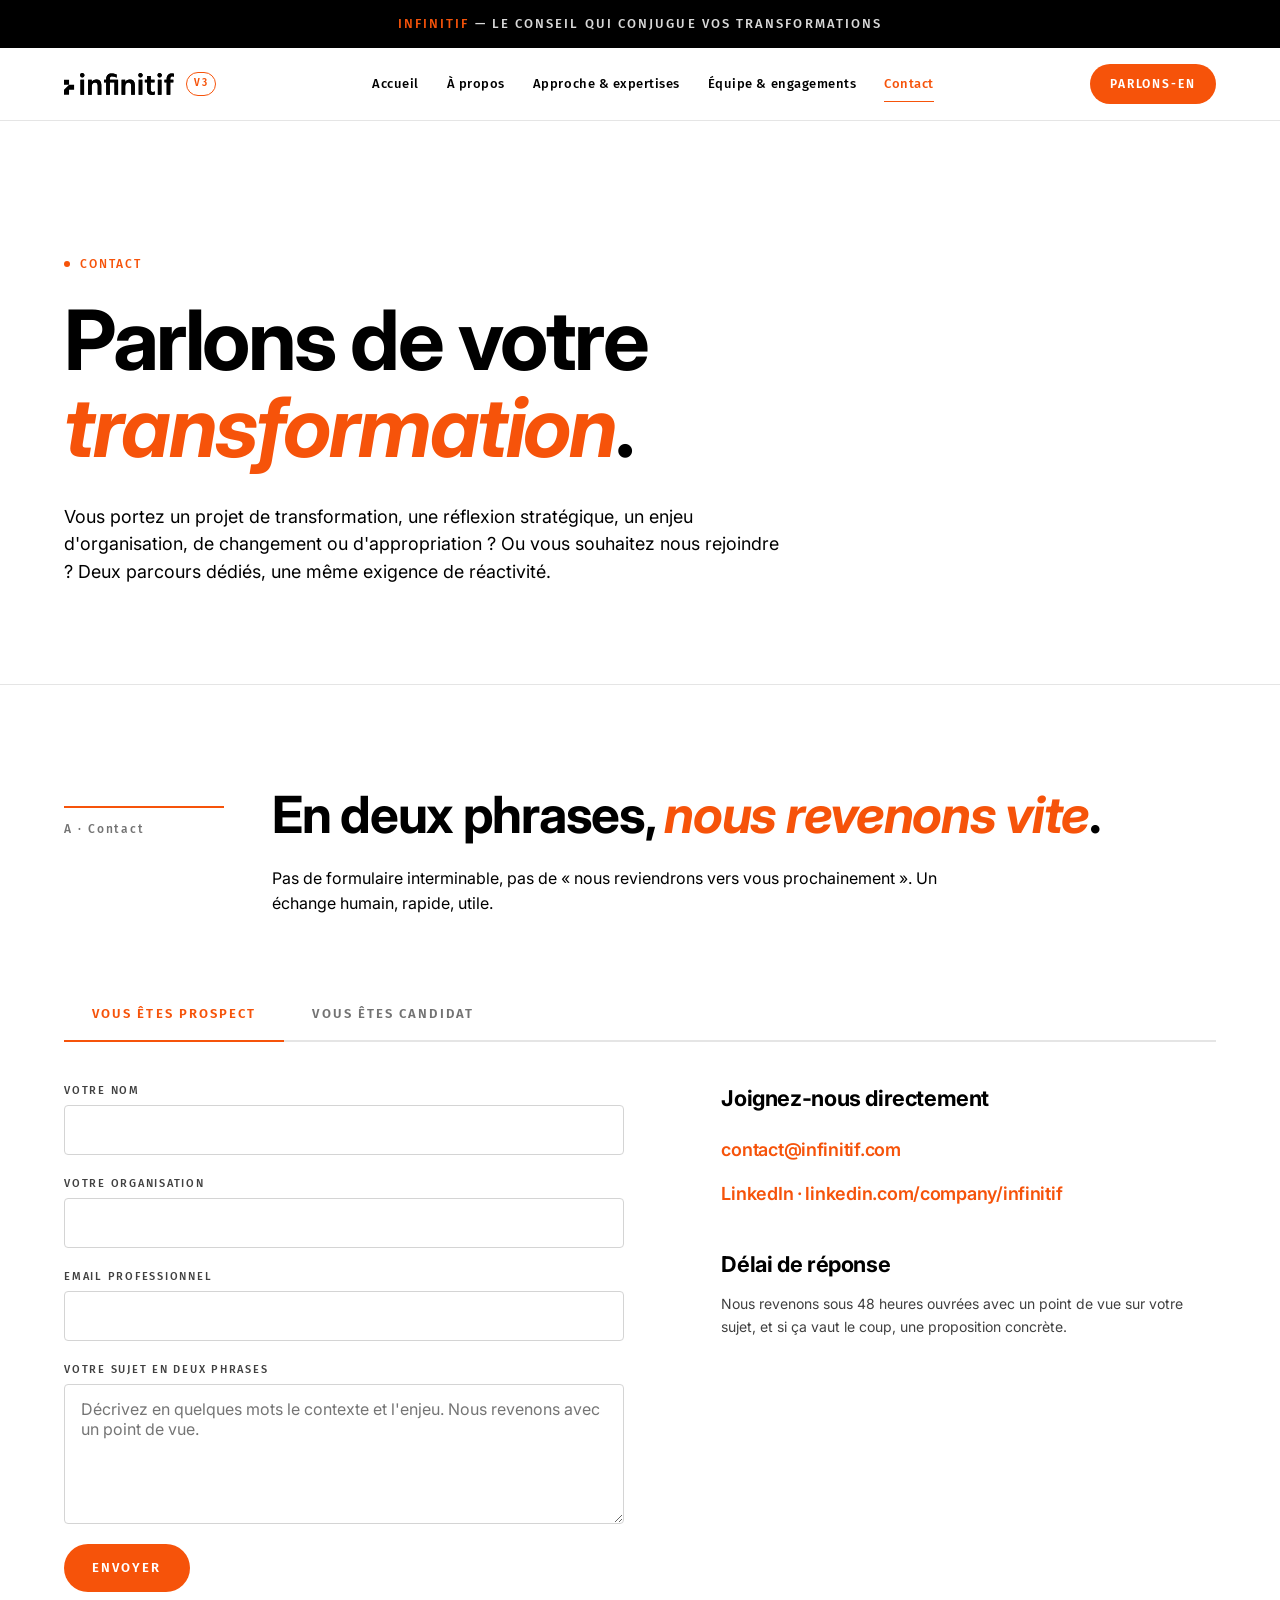
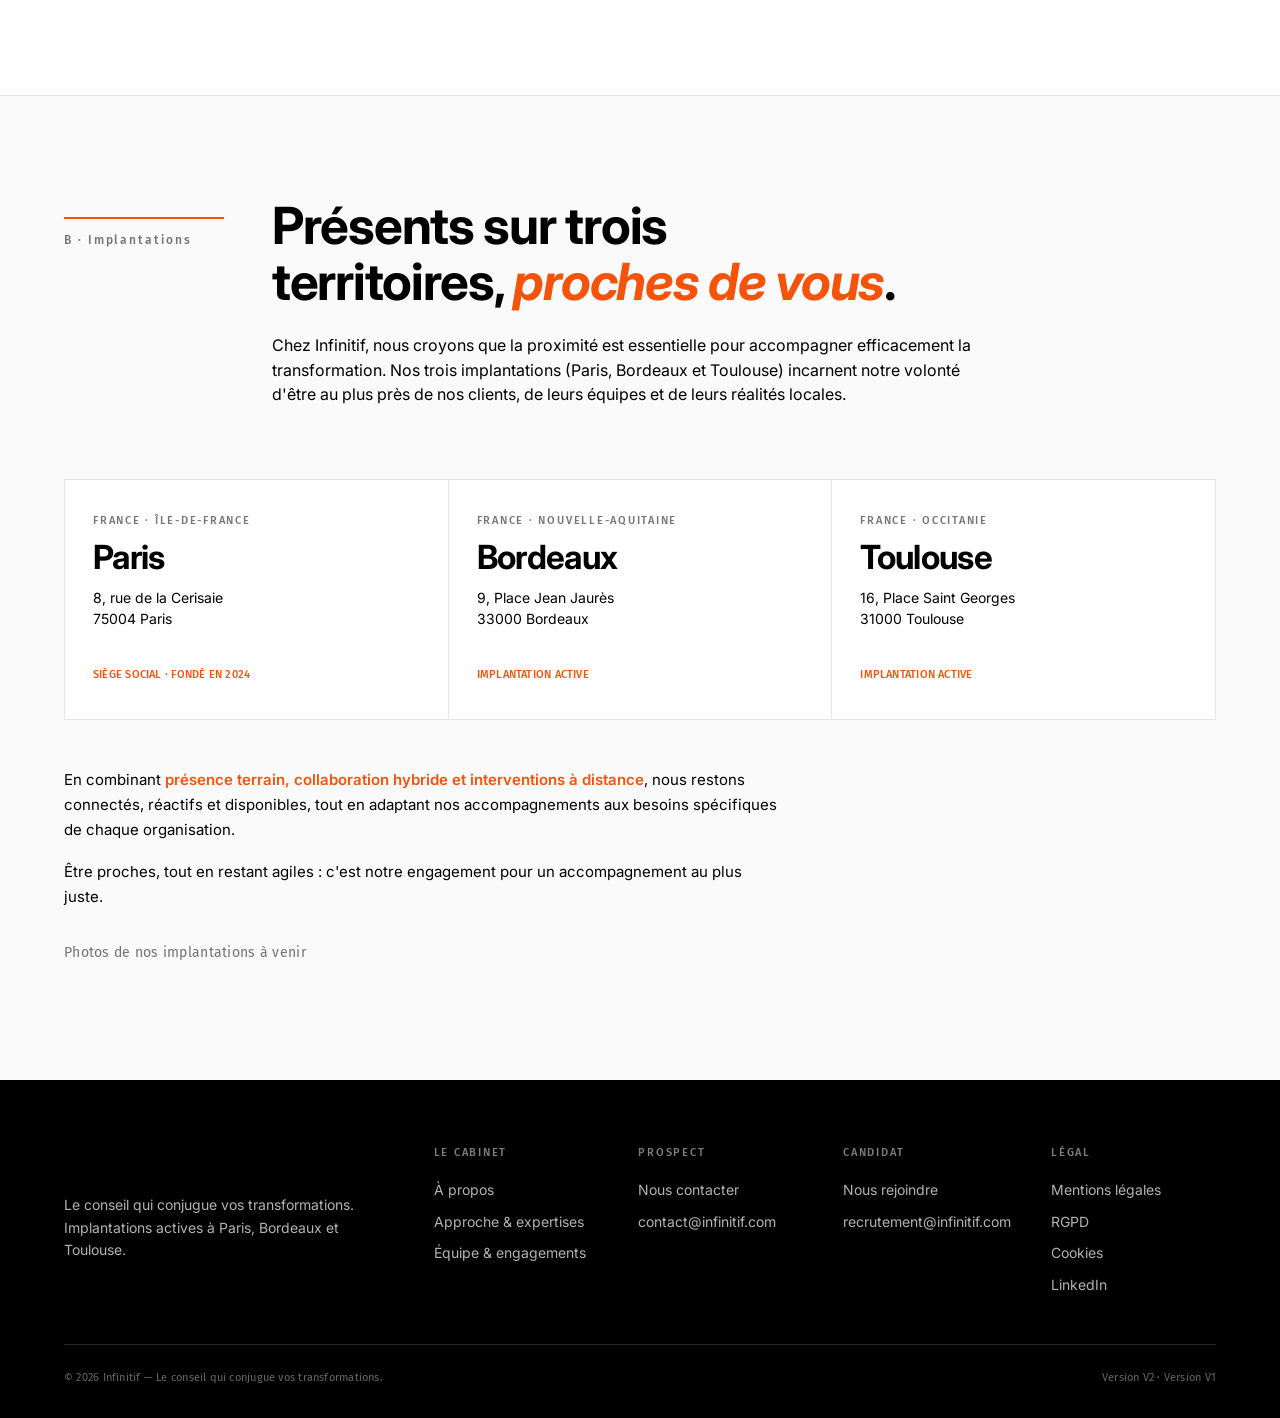
<file: v3/contact.html>
<!doctype html>
<html lang="fr">
<head>
<meta charset="utf-8" />
<meta name="viewport" content="width=device-width, initial-scale=1" />
<title>Contact &amp; implantations — Infinitif</title>
<meta name="description" content="Contactez Infinitif. Prospect ou candidat, deux parcours dédiés. Implantations actives à Paris, Bordeaux et Toulouse." />
<link rel="icon" type="image/svg+xml" href="../assets/favicon.svg" />
<link rel="stylesheet" href="../assets/colors_and_type.css" />
<link rel="stylesheet" href="/v3/v3.css" />
</head>
<body>

<a href="#main" class="v3-skip">Aller au contenu</a>

<!-- Baseline band -->
<div class="v3-baseline-band">
  <p><span class="accent">Infinitif</span> — Le conseil qui conjugue vos transformations</p>
</div>

<header class="v3-nav">
  <div class="v3-nav-inner">
    <a href="/v3" class="logo" aria-label="Infinitif accueil V3">
      <img src="../assets/logo-infinitif-black.svg" alt="Infinitif" />
      <span class="v3-tag">V3</span>
    </a>
    <nav class="v3-nav-links" aria-label="Navigation principale">
      <a href="/v3">Accueil</a>
      <a href="/v3/a-propos">À propos</a>
      <a href="/v3/approche-expertises">Approche &amp; expertises</a>
      <a href="/v3/equipe-engagements">Équipe &amp; engagements</a>
      <a href="/v3/contact" class="active">Contact</a>
    </nav>
    <a href="/v3/contact" class="v3-nav-cta">Parlons-en</a>
    <button class="v3-burger" id="v3Burger" aria-label="Ouvrir le menu" aria-expanded="false"><span></span></button>
  </div>
</header>
<nav class="v3-mobile" id="v3Mobile" aria-hidden="true">
  <a href="/v3">Accueil</a>
  <a href="/v3/a-propos">À propos</a>
  <a href="/v3/approche-expertises">Approche &amp; expertises</a>
  <a href="/v3/equipe-engagements">Équipe &amp; engagements</a>
  <a href="/v3/contact">Contact</a>
  <a href="/v3/contact" class="v3-mobile-cta">Parlons-en</a>
</nav>

<main id="main">

  <section class="v3-page-hero">
    <div class="shell">
      <div class="v3-eyebrow">Contact</div>
      <h1 class="v3-title">
        Parlons de votre <span class="accent">transformation</span>.
      </h1>
      <p class="v3-lede">
        Vous portez un projet de transformation, une réflexion stratégique, un enjeu d'organisation,
        de changement ou d'appropriation ? Ou vous souhaitez nous rejoindre ?
        Deux parcours dédiés, une même exigence de réactivité.
      </p>
    </div>
  </section>

  <!-- Contact avec tabs prospect/candidat -->
  <section class="v3-section">
    <div class="shell">
      <div class="v3-section-head">
        <div class="v3-section-index">A · Contact</div>
        <div>
          <h2 class="v3-section-title">
            En deux phrases, <span class="accent">nous revenons vite</span>.
          </h2>
          <p class="v3-section-lede">
            Pas de formulaire interminable, pas de « nous reviendrons vers vous prochainement ».
            Un échange humain, rapide, utile.
          </p>
        </div>
      </div>

      <!-- Tabs prospect / candidat -->
      <div class="v3-contact-tabs" id="contactTabs">
        <button class="v3-contact-tab active" data-tab="prospect">Vous êtes prospect</button>
        <button class="v3-contact-tab" data-tab="candidat" id="tabCandidat">Vous êtes candidat</button>
      </div>

      <!-- Panel Prospect -->
      <div class="v3-contact-panel active" id="panelProspect">
        <div class="v3-contact-grid">
          <form class="v3-form" method="post" action="mailto:contact@infinitif.com" enctype="text/plain">
            <label>
              Votre nom
              <input type="text" name="nom" required autocomplete="name" />
            </label>
            <label>
              Votre organisation
              <input type="text" name="organisation" autocomplete="organization" />
            </label>
            <label>
              Email professionnel
              <input type="email" name="email" required autocomplete="email" />
            </label>
            <label>
              Votre sujet en deux phrases
              <textarea name="message" required placeholder="Décrivez en quelques mots le contexte et l'enjeu. Nous revenons avec un point de vue."></textarea>
            </label>
            <button type="submit">Envoyer</button>
          </form>

          <aside class="v3-contact-side">
            <h4>Joignez-nous directement</h4>
            <div>
              <a href="mailto:contact@infinitif.com">contact@infinitif.com</a><br>
              <a href="https://www.linkedin.com/company/infinitif/" target="_blank" rel="noopener">LinkedIn · linkedin.com/company/infinitif</a>
            </div>

            <h4 style="margin-top:32px;">Délai de réponse</h4>
            <p style="font-size:14px;line-height:1.6;color:var(--fg-2);margin:0;">
              Nous revenons sous 48&nbsp;heures ouvrées avec un point de vue sur votre sujet,
              et si ça vaut le coup, une proposition concrète.
            </p>
          </aside>
        </div>
      </div>

      <!-- Panel Candidat -->
      <div class="v3-contact-panel" id="panelCandidat">
        <div class="v3-contact-grid">
          <form class="v3-form" method="post" action="mailto:recrutement@infinitif.com" enctype="text/plain">
            <label>
              Votre nom
              <input type="text" name="nom" required autocomplete="name" />
            </label>
            <label>
              Votre email
              <input type="email" name="email" required autocomplete="email" />
            </label>
            <label>
              Votre profil
              <select name="profil">
                <option value="">— Sélectionner —</option>
                <option value="consultant-junior">Consultant junior (2-5 ans)</option>
                <option value="consultant-confirme">Consultant confirmé (5-10 ans)</option>
                <option value="consultant-senior">Consultant senior (+10 ans)</option>
                <option value="manager">Manager</option>
                <option value="support">Fonction support</option>
                <option value="stage">Stage / alternance</option>
              </select>
            </label>
            <label>
              Ce qui vous motive chez Infinitif
              <textarea name="motivation" required placeholder="En quelques phrases, dites-nous ce qui vous attire dans notre approche et votre parcours."></textarea>
            </label>
            <button type="submit">Envoyer ma candidature</button>
          </form>

          <aside class="v3-contact-side">
            <h4>Rejoignez-nous</h4>
            <div>
              <a href="mailto:recrutement@infinitif.com">recrutement@infinitif.com</a><br>
              <a href="https://www.linkedin.com/company/infinitif/" target="_blank" rel="noopener">Nos offres sur LinkedIn</a>
            </div>

            <h4 style="margin-top:32px;">Notre promesse</h4>
            <p style="font-size:14px;line-height:1.6;color:var(--fg-2);margin:0;">
              Une réponse personnalisée à chaque candidature. Pas de mail automatique,
              un échange avec un associé pour comprendre votre parcours et vos envies.
            </p>

            <h4 style="margin-top:32px;">Ce que nous cherchons</h4>
            <p style="font-size:14px;line-height:1.6;color:var(--fg-2);margin:0;">
              Des profils hybrides (+5 ans), qui écoutent avant de proposer.
              Diversité des parcours, sens du réel, envie de construire.
              35&nbsp;heures de formation par an pour chaque consultant.
            </p>
          </aside>
        </div>

        <p style="margin-top:32px;font-size:14px;color:var(--fg-3);font-family:var(--font-accent);letter-spacing:var(--ls-wide);">
          Section offres d'emploi détaillées à venir
        </p>
      </div>
    </div>
  </section>

  <!-- Implantations -->
  <section class="v3-section alt">
    <div class="shell">
      <div class="v3-section-head">
        <div class="v3-section-index">B · Implantations</div>
        <div>
          <h2 class="v3-section-title">
            Présents sur trois territoires, <span class="accent">proches de vous</span>.
          </h2>
          <p class="v3-section-lede">
            Chez Infinitif, nous croyons que la proximité est essentielle pour accompagner
            efficacement la transformation. Nos trois implantations (Paris, Bordeaux et
            Toulouse) incarnent notre volonté d'être au plus près de nos clients, de leurs équipes
            et de leurs réalités locales.
          </p>
        </div>
      </div>

      <div class="v3-offices">
        <div class="v3-office">
          <span class="country">France · Île-de-France</span>
          <div class="city">Paris</div>
          <div class="addr">8, rue de la Cerisaie<br>75004 Paris</div>
          <div class="since">Siège social · Fondé en 2024</div>
        </div>
        <div class="v3-office">
          <span class="country">France · Nouvelle-Aquitaine</span>
          <div class="city">Bordeaux</div>
          <div class="addr">9, Place Jean Jaurès<br>33000 Bordeaux</div>
          <div class="since">Implantation active</div>
        </div>
        <div class="v3-office">
          <span class="country">France · Occitanie</span>
          <div class="city">Toulouse</div>
          <div class="addr">16, Place Saint Georges<br>31000 Toulouse</div>
          <div class="since">Implantation active</div>
        </div>
      </div>

      <div class="v3-prose" style="margin-top:48px;">
        <p>
          En combinant <strong>présence terrain, collaboration hybride et interventions à distance</strong>,
          nous restons connectés, réactifs et disponibles, tout en adaptant nos accompagnements aux
          besoins spécifiques de chaque organisation.
        </p>
        <p>
          Être proches, tout en restant agiles : c'est notre engagement pour un accompagnement au plus juste.
        </p>
      </div>

      <p style="margin-top:32px;font-size:14px;color:var(--fg-3);font-family:var(--font-accent);letter-spacing:var(--ls-wide);">
        Photos de nos implantations à venir
      </p>
    </div>
  </section>

</main>

<footer class="v3-foot">
  <div class="v3-foot-grid">
    <div class="brand">
      <img src="../assets/logo-infinitif-white.svg" alt="Infinitif" />
      <p>Le conseil qui conjugue vos transformations. Implantations actives à Paris, Bordeaux et Toulouse.</p>
    </div>
    <div>
      <h5>Le cabinet</h5>
      <ul>
        <li><a href="/v3/a-propos">À propos</a></li>
        <li><a href="/v3/approche-expertises">Approche &amp; expertises</a></li>
        <li><a href="/v3/equipe-engagements">Équipe &amp; engagements</a></li>
      </ul>
    </div>
    <div>
      <h5>Prospect</h5>
      <ul>
        <li><a href="/v3/contact">Nous contacter</a></li>
        <li><a href="mailto:contact@infinitif.com">contact@infinitif.com</a></li>
      </ul>
    </div>
    <div>
      <h5>Candidat</h5>
      <ul>
        <li><a href="/v3/contact#candidat">Nous rejoindre</a></li>
        <li><a href="mailto:recrutement@infinitif.com">recrutement@infinitif.com</a></li>
      </ul>
    </div>
    <div>
      <h5>Légal</h5>
      <ul>
        <li><a href="/mentions-legales">Mentions légales</a></li>
        <li><a href="/confidentialite">RGPD</a></li>
        <li><a href="/cookies">Cookies</a></li>
        <li><a href="https://www.linkedin.com/company/infinitif/" target="_blank" rel="noopener">LinkedIn</a></li>
      </ul>
    </div>
  </div>
  <div class="v3-foot-base">
    <span>© 2026 Infinitif — Le conseil qui conjugue vos transformations.</span>
    <span><a href="/v2">Version V2</a> · <a href="/">Version V1</a></span>
  </div>
</footer>

<script>
(() => {
  const burger = document.getElementById('v3Burger');
  const mobile = document.getElementById('v3Mobile');
  if (!burger) return;
  burger.addEventListener('click', () => {
    const open = document.body.classList.toggle('v3-nav-open');
    burger.setAttribute('aria-expanded', open ? 'true' : 'false');
    mobile.setAttribute('aria-hidden', open ? 'false' : 'true');
  });
  document.addEventListener('keydown', e => {
    if (e.key === 'Escape' && document.body.classList.contains('v3-nav-open')) {
      document.body.classList.remove('v3-nav-open');
      burger.setAttribute('aria-expanded', 'false');
      mobile.setAttribute('aria-hidden', 'true');
    }
  });

  // Contact tabs
  const tabs = document.querySelectorAll('.v3-contact-tab');
  const panels = document.querySelectorAll('.v3-contact-panel');
  tabs.forEach(tab => {
    tab.addEventListener('click', () => {
      tabs.forEach(t => t.classList.remove('active'));
      panels.forEach(p => p.classList.remove('active'));
      tab.classList.add('active');
      const target = tab.dataset.tab;
      document.getElementById('panel' + target.charAt(0).toUpperCase() + target.slice(1)).classList.add('active');
    });
  });

  // Deep link to candidat tab
  if (window.location.hash === '#candidat') {
    const candidatTab = document.getElementById('tabCandidat');
    if (candidatTab) candidatTab.click();
  }
})();
</script>
</body>
</html>
</file>
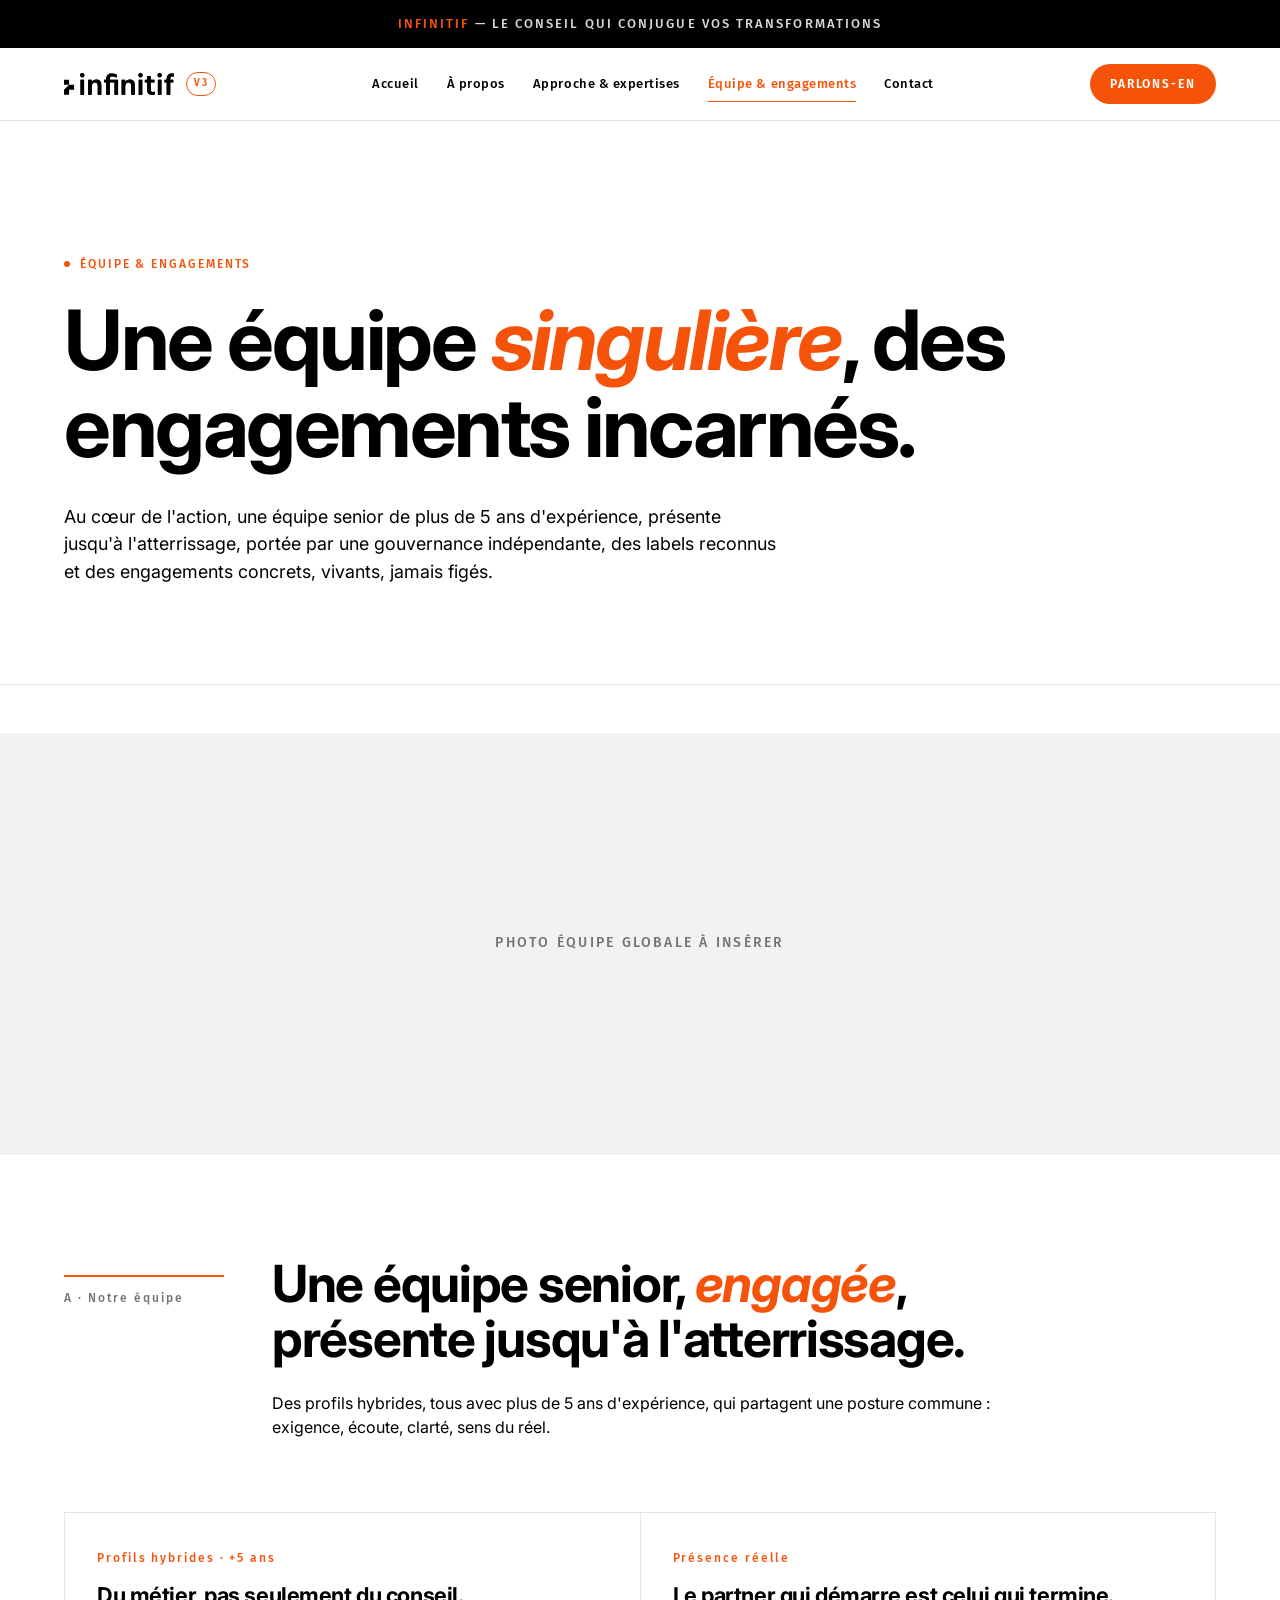
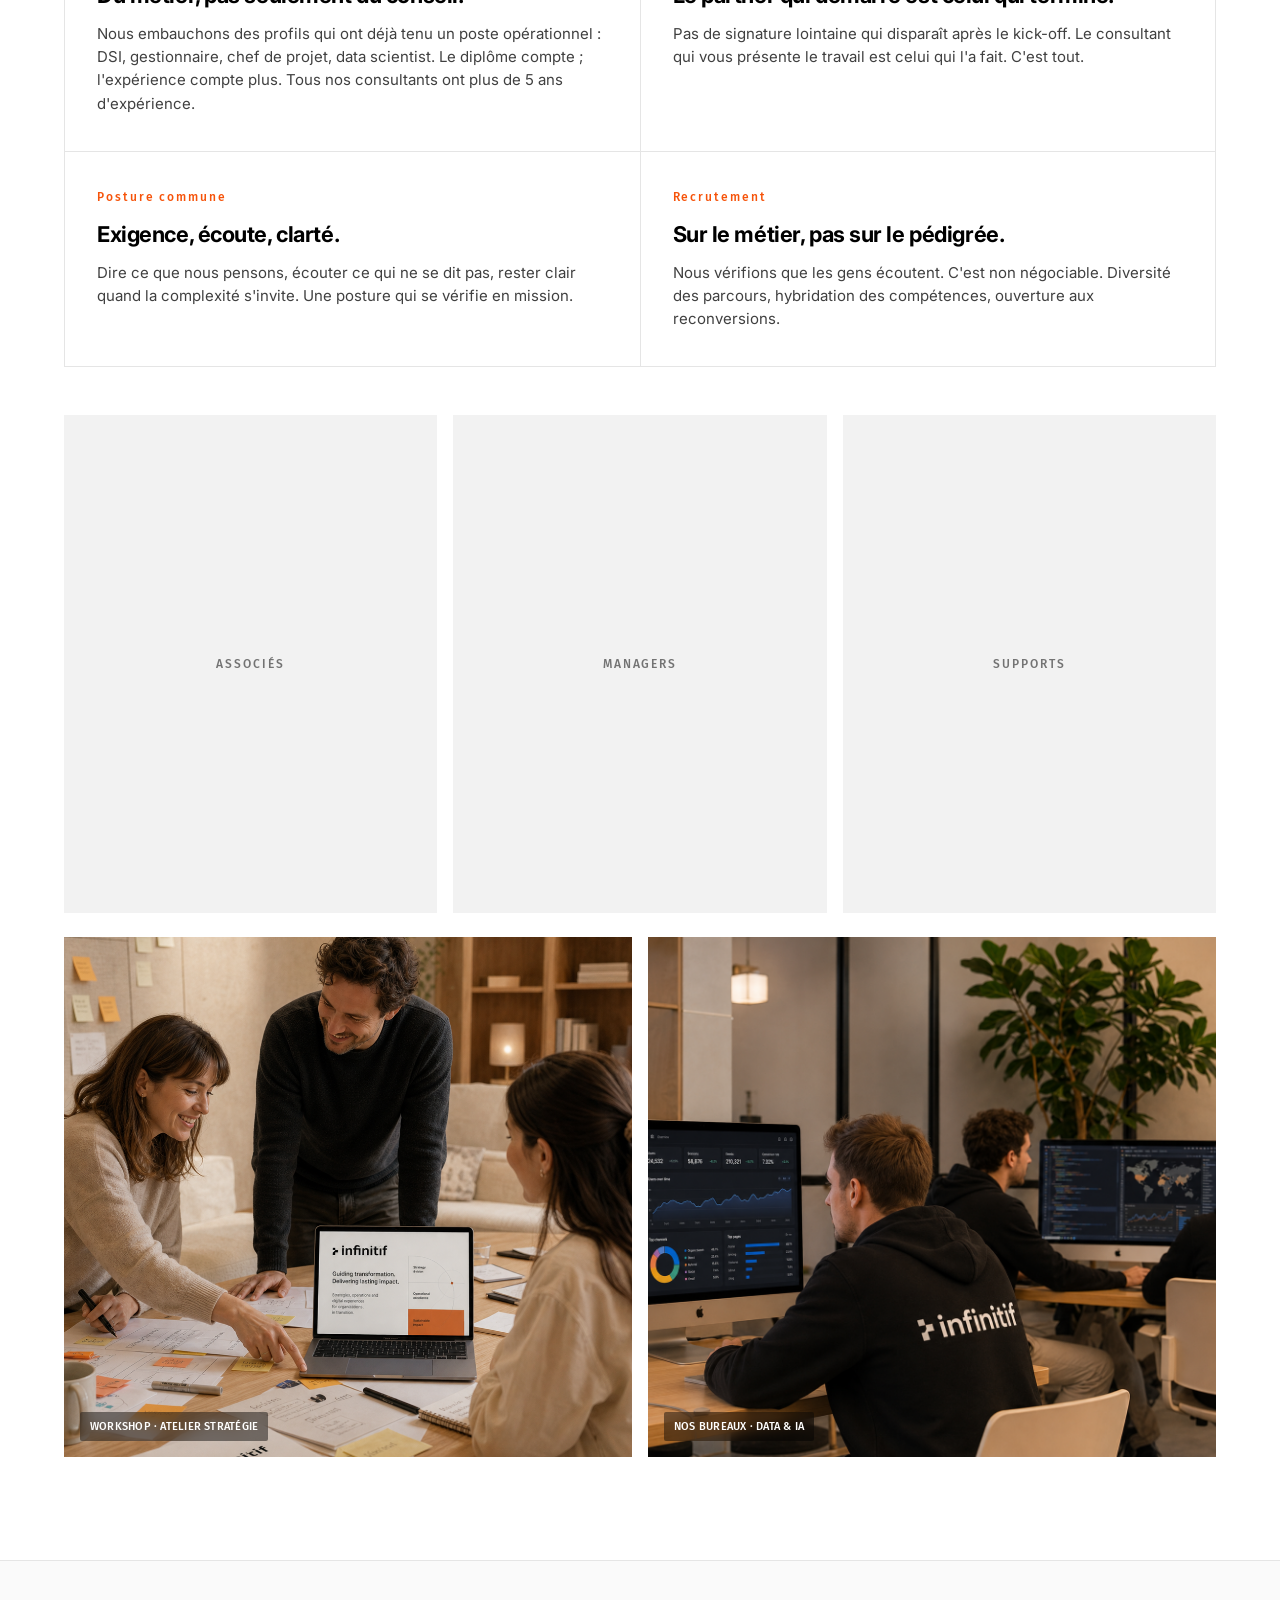
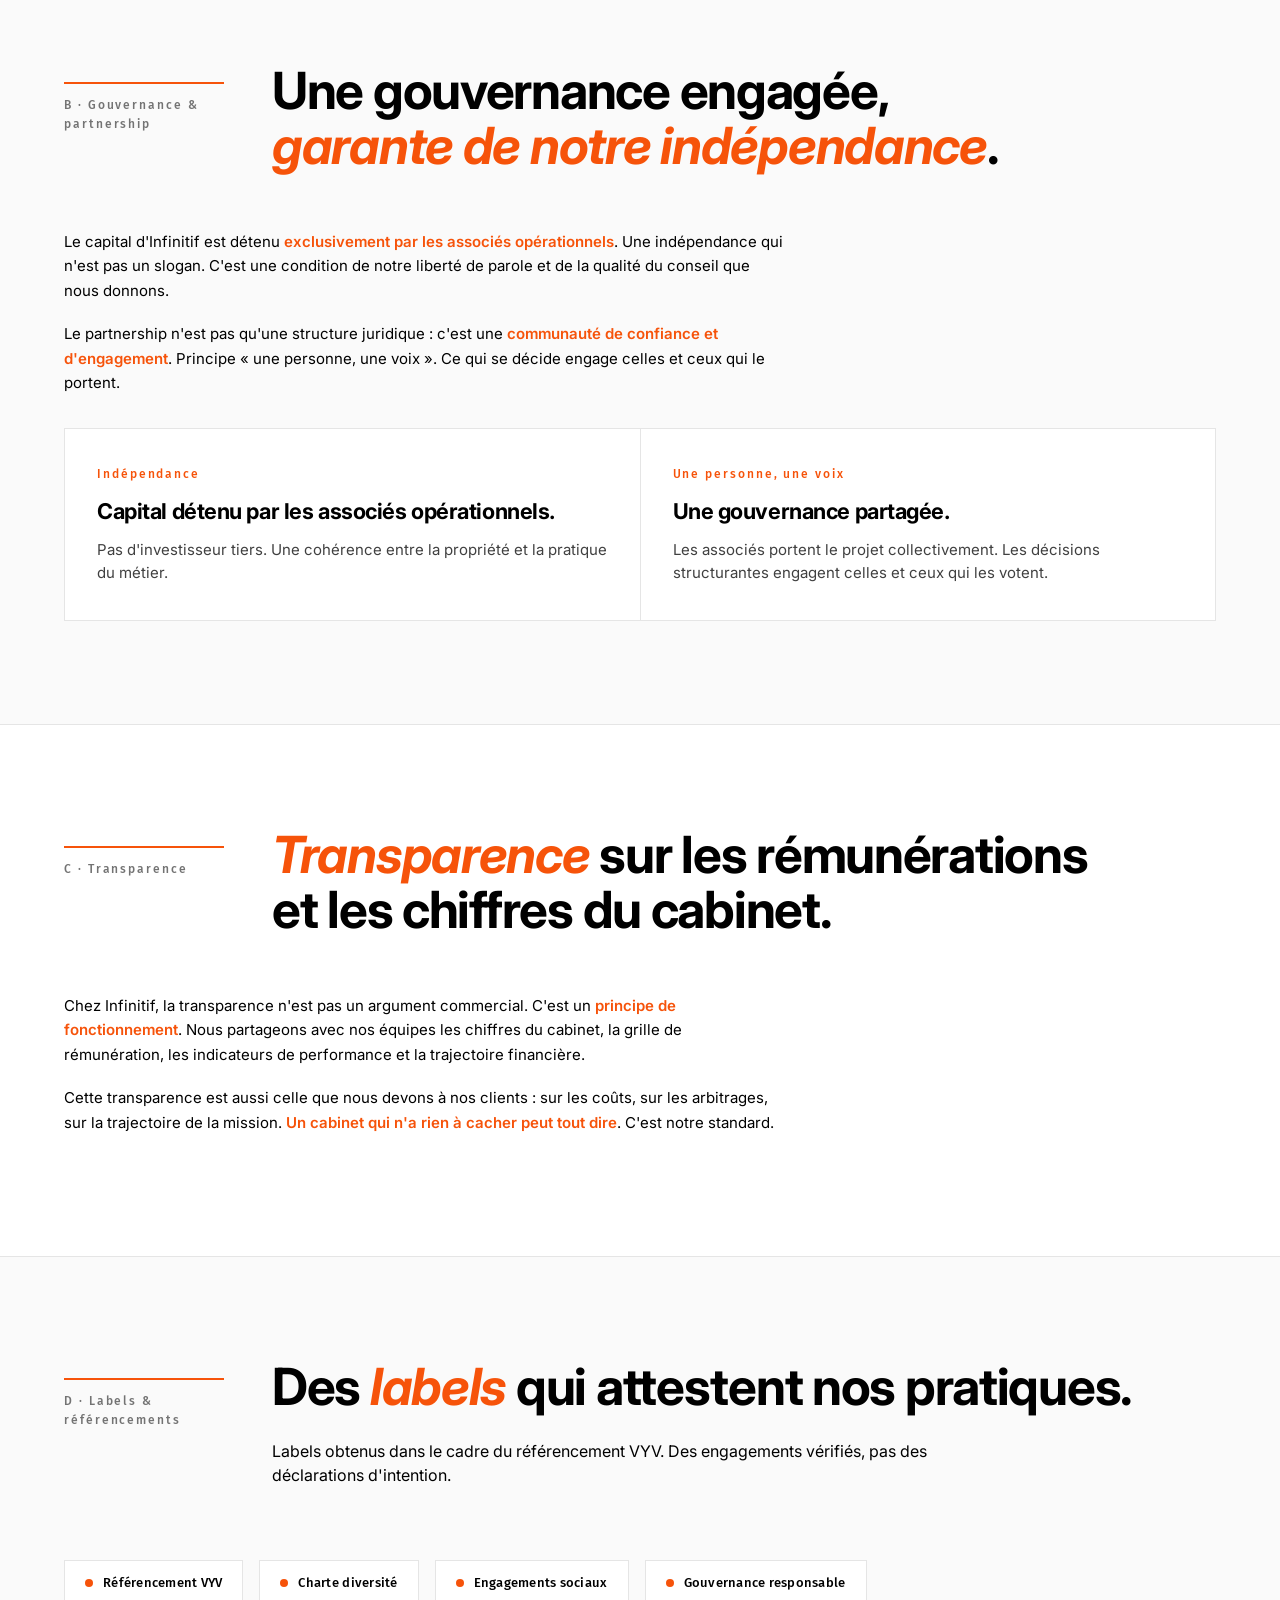
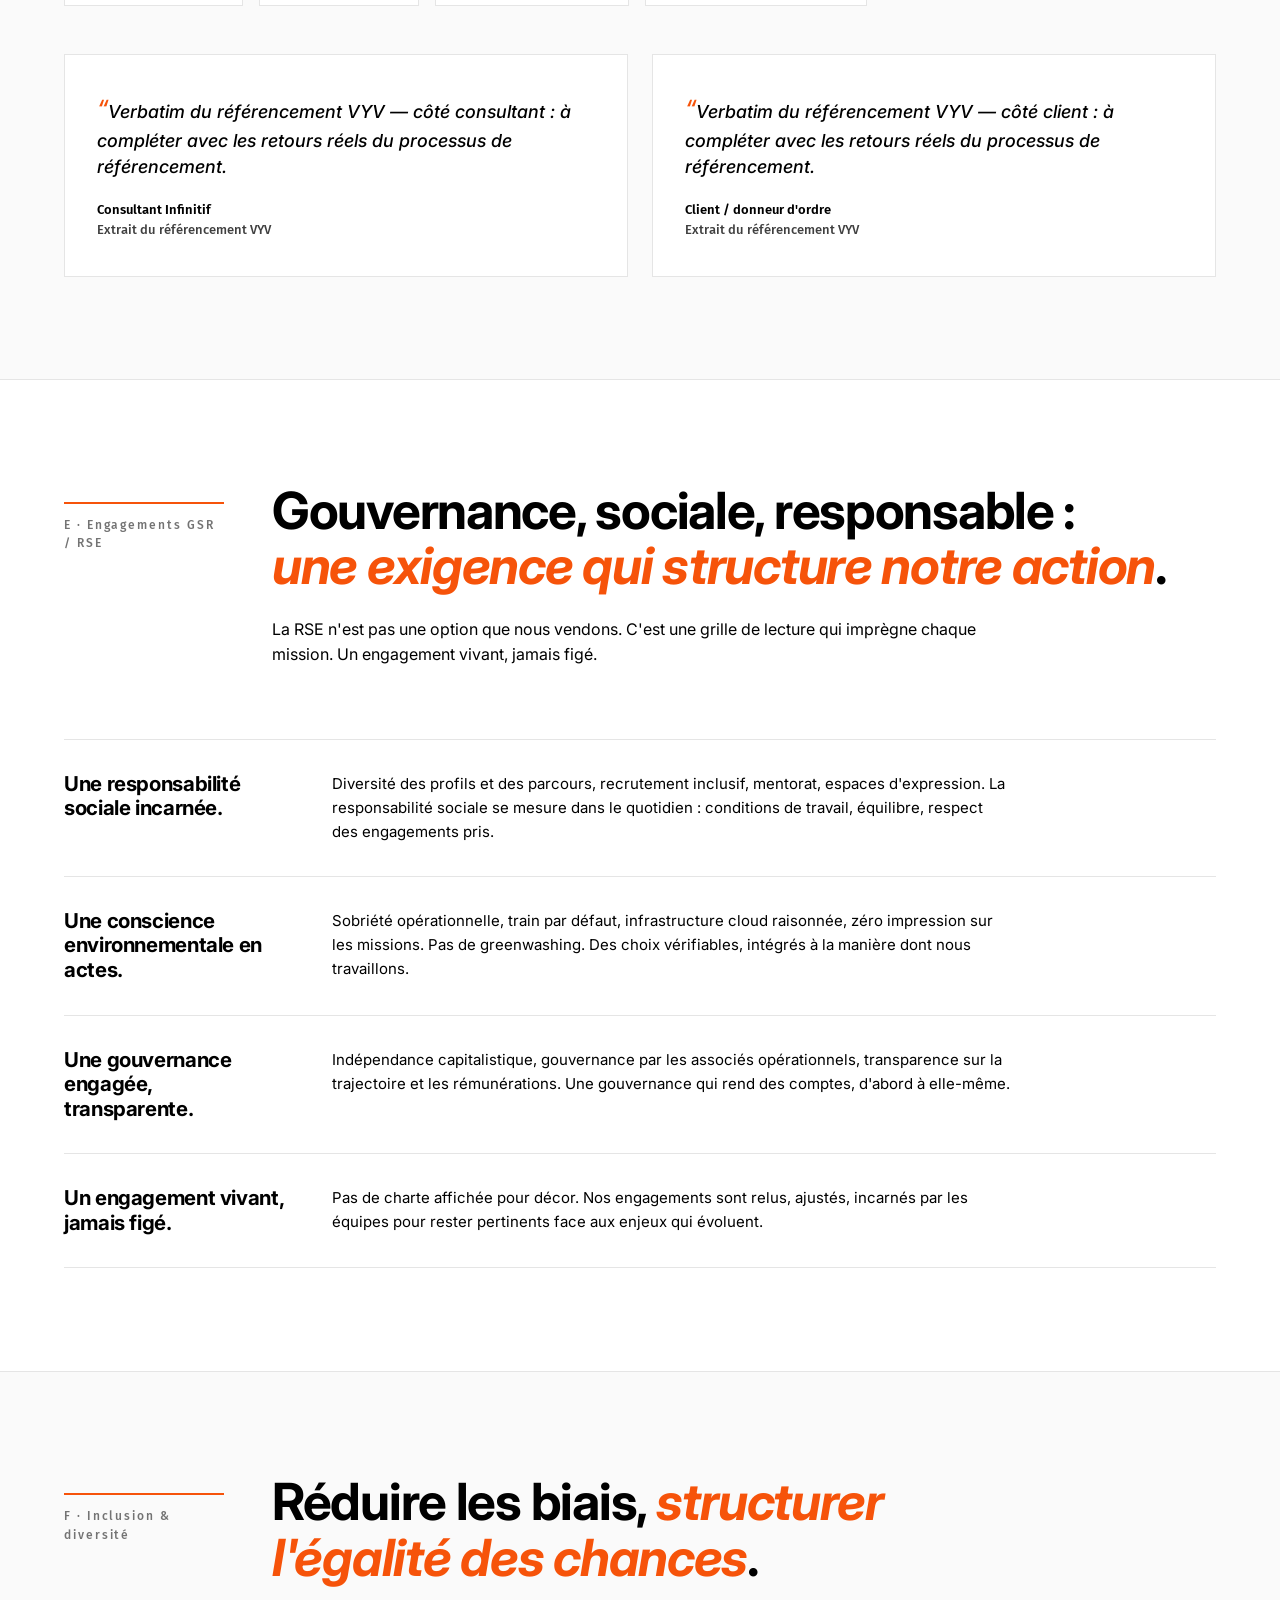
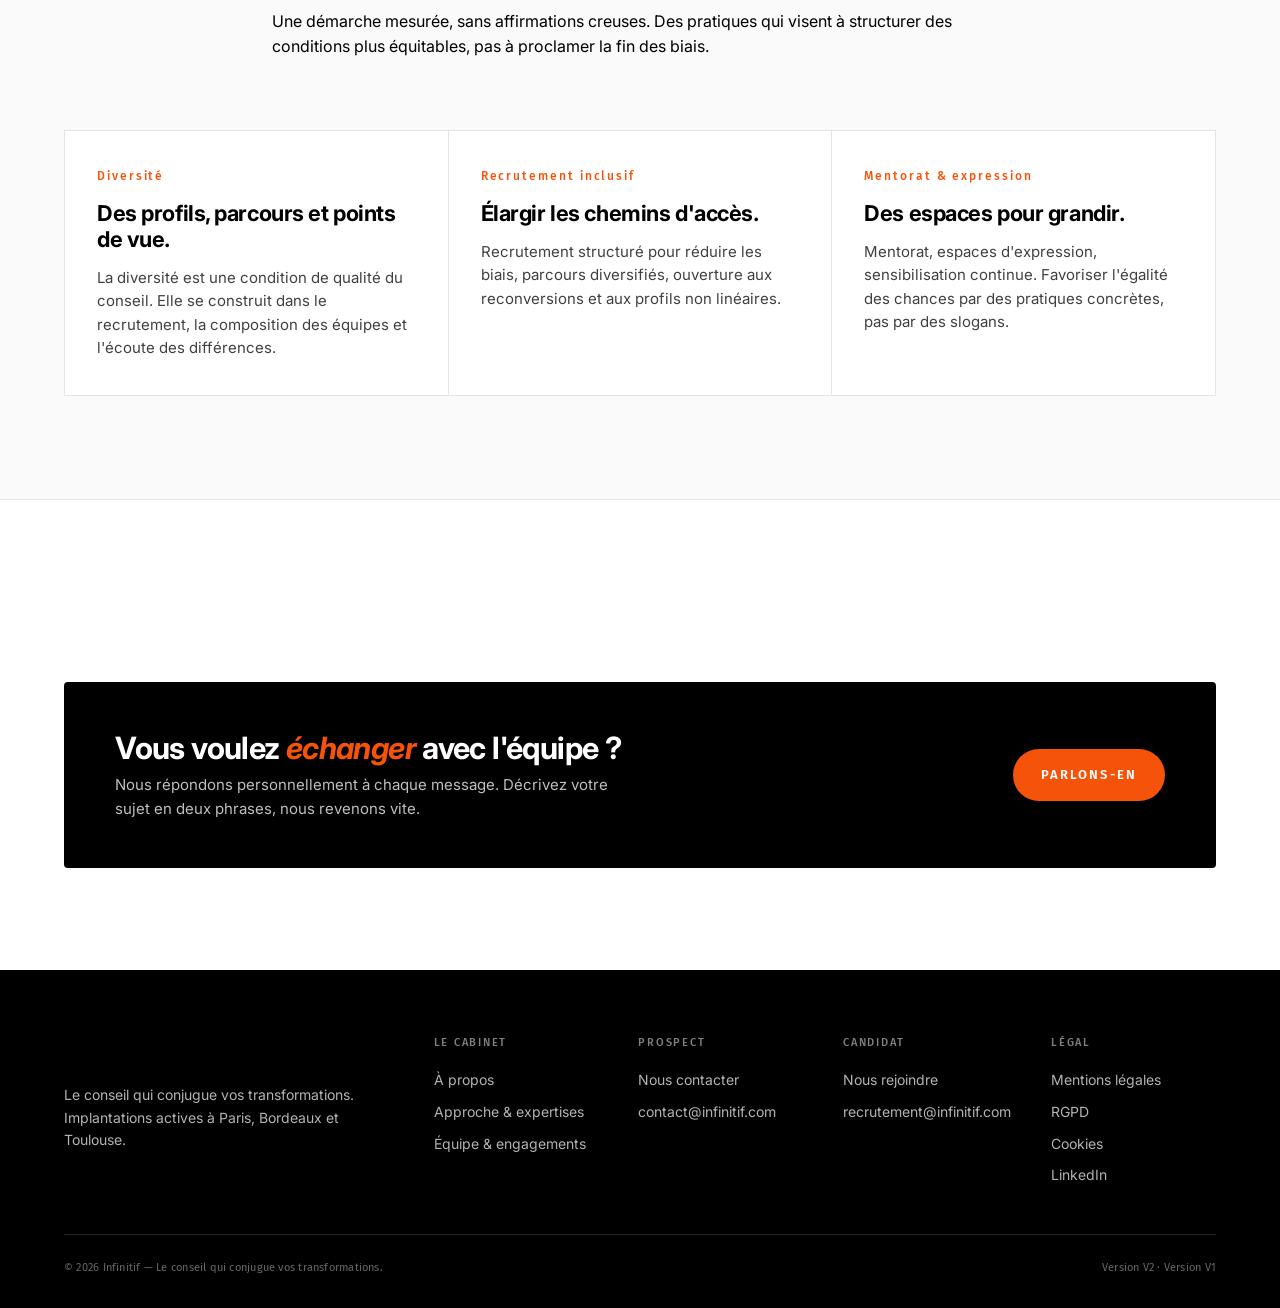
<file: v3/equipe-engagements.html>
<!doctype html>
<html lang="fr">
<head>
<meta charset="utf-8" />
<meta name="viewport" content="width=device-width, initial-scale=1" />
<title>Équipe &amp; engagements — Infinitif</title>
<meta name="description" content="Une équipe senior (+5 ans), une gouvernance engagée, des labels VYV, des engagements GSR/RSE incarnés et une politique d'inclusion structurée." />
<link rel="icon" type="image/svg+xml" href="../assets/favicon.svg" />
<link rel="stylesheet" href="../assets/colors_and_type.css" />
<link rel="stylesheet" href="/v3/v3.css" />
</head>
<body>

<a href="#main" class="v3-skip">Aller au contenu</a>

<!-- Baseline band -->
<div class="v3-baseline-band">
  <p><span class="accent">Infinitif</span> — Le conseil qui conjugue vos transformations</p>
</div>

<header class="v3-nav">
  <div class="v3-nav-inner">
    <a href="/v3" class="logo" aria-label="Infinitif accueil V3">
      <img src="../assets/logo-infinitif-black.svg" alt="Infinitif" />
      <span class="v3-tag">V3</span>
    </a>
    <nav class="v3-nav-links" aria-label="Navigation principale">
      <a href="/v3">Accueil</a>
      <a href="/v3/a-propos">À propos</a>
      <a href="/v3/approche-expertises">Approche &amp; expertises</a>
      <a href="/v3/equipe-engagements" class="active">Équipe &amp; engagements</a>
      <a href="/v3/contact">Contact</a>
    </nav>
    <a href="/v3/contact" class="v3-nav-cta">Parlons-en</a>
    <button class="v3-burger" id="v3Burger" aria-label="Ouvrir le menu" aria-expanded="false"><span></span></button>
  </div>
</header>
<nav class="v3-mobile" id="v3Mobile" aria-hidden="true">
  <a href="/v3">Accueil</a>
  <a href="/v3/a-propos">À propos</a>
  <a href="/v3/approche-expertises">Approche &amp; expertises</a>
  <a href="/v3/equipe-engagements">Équipe &amp; engagements</a>
  <a href="/v3/contact">Contact</a>
  <a href="/v3/contact" class="v3-mobile-cta">Parlons-en</a>
</nav>

<main id="main">

  <section class="v3-page-hero">
    <div class="shell">
      <div class="v3-eyebrow">Équipe &amp; engagements</div>
      <h1 class="v3-title">
        Une équipe <span class="accent">singulière</span>, des engagements incarnés.
      </h1>
      <p class="v3-lede">
        Au cœur de l'action, une équipe senior de plus de 5 ans d'expérience, présente
        jusqu'à l'atterrissage, portée par une gouvernance indépendante, des labels reconnus
        et des engagements concrets, vivants, jamais figés.
      </p>
    </div>
  </section>

  <!-- Photo équipe globale -->
  <section class="v3-section" style="padding-top:0;padding-bottom:0;">
    <div class="v3-team-banner placeholder">
      <span>Photo équipe globale à insérer</span>
    </div>
  </section>

  <!-- Notre équipe -->
  <section class="v3-section">
    <div class="shell">
      <div class="v3-section-head">
        <div class="v3-section-index">A · Notre équipe</div>
        <div>
          <h2 class="v3-section-title">
            Une équipe senior, <span class="accent">engagée</span>, présente jusqu'à l'atterrissage.
          </h2>
          <p class="v3-section-lede">
            Des profils hybrides, tous avec plus de 5 ans d'expérience, qui partagent une posture
            commune : exigence, écoute, clarté, sens du réel.
          </p>
        </div>
      </div>

      <div class="v3-cards cols-2">
        <div class="v3-card">
          <span class="num">Profils hybrides · +5 ans</span>
          <h3>Du métier, pas seulement du conseil.</h3>
          <p>Nous embauchons des profils qui ont déjà tenu un poste opérationnel : DSI, gestionnaire, chef de projet, data scientist. Le diplôme compte ; l'expérience compte plus. Tous nos consultants ont plus de 5 ans d'expérience.</p>
        </div>
        <div class="v3-card">
          <span class="num">Présence réelle</span>
          <h3>Le partner qui démarre est celui qui termine.</h3>
          <p>Pas de signature lointaine qui disparaît après le kick-off. Le consultant qui vous présente le travail est celui qui l'a fait. C'est tout.</p>
        </div>
        <div class="v3-card">
          <span class="num">Posture commune</span>
          <h3>Exigence, écoute, clarté.</h3>
          <p>Dire ce que nous pensons, écouter ce qui ne se dit pas, rester clair quand la complexité s'invite. Une posture qui se vérifie en mission.</p>
        </div>
        <div class="v3-card">
          <span class="num">Recrutement</span>
          <h3>Sur le métier, pas sur le pédigrée.</h3>
          <p>Nous vérifions que les gens écoutent. C'est non négociable. Diversité des parcours, hybridation des compétences, ouverture aux reconversions.</p>
        </div>
      </div>

      <!-- Photos équipe : associés, managers, supports -->
      <div class="v3-team-photos">
        <div class="v3-team-photo placeholder"><span>Associés</span></div>
        <div class="v3-team-photo placeholder"><span>Managers</span></div>
        <div class="v3-team-photo placeholder"><span>Supports</span></div>
      </div>

      <div class="v3-gallery" style="margin-top:24px;">
        <div class="ph" data-loc="Workshop · Atelier stratégie"><img src="../img/team-workshop.png" alt="Atelier stratégique en équipe" loading="lazy" /></div>
        <div class="ph" data-loc="Nos bureaux · Data & IA"><img src="../img/team-office.png" alt="Équipe Infinitif au bureau" loading="lazy" /></div>
      </div>
    </div>
  </section>

  <!-- Gouvernance & partnership -->
  <section class="v3-section alt">
    <div class="shell">
      <div class="v3-section-head">
        <div class="v3-section-index">B · Gouvernance &amp; partnership</div>
        <div>
          <h2 class="v3-section-title">
            Une gouvernance engagée, <span class="accent">garante de notre indépendance</span>.
          </h2>
        </div>
      </div>

      <div class="v3-prose">
        <p>
          Le capital d'Infinitif est détenu <strong>exclusivement par les associés opérationnels</strong>.
          Une indépendance qui n'est pas un slogan. C'est une condition de notre liberté de parole
          et de la qualité du conseil que nous donnons.
        </p>
        <p>
          Le partnership n'est pas qu'une structure juridique : c'est une <strong>communauté de confiance
          et d'engagement</strong>. Principe « une personne, une voix ». Ce qui se décide engage celles
          et ceux qui le portent.
        </p>
      </div>

      <div class="v3-cards cols-2" style="margin-top:32px;">
        <div class="v3-card">
          <span class="num">Indépendance</span>
          <h3>Capital détenu par les associés opérationnels.</h3>
          <p>Pas d'investisseur tiers. Une cohérence entre la propriété et la pratique du métier.</p>
        </div>
        <div class="v3-card">
          <span class="num">Une personne, une voix</span>
          <h3>Une gouvernance partagée.</h3>
          <p>Les associés portent le projet collectivement. Les décisions structurantes engagent celles et ceux qui les votent.</p>
        </div>
      </div>
    </div>
  </section>

  <!-- Transparence -->
  <section class="v3-section">
    <div class="shell">
      <div class="v3-section-head">
        <div class="v3-section-index">C · Transparence</div>
        <div>
          <h2 class="v3-section-title">
            <span class="accent">Transparence</span> sur les rémunérations et les chiffres du cabinet.
          </h2>
        </div>
      </div>

      <div class="v3-prose">
        <p>
          Chez Infinitif, la transparence n'est pas un argument commercial. C'est un <strong>principe
          de fonctionnement</strong>. Nous partageons avec nos équipes les chiffres du cabinet, la grille
          de rémunération, les indicateurs de performance et la trajectoire financière.
        </p>
        <p>
          Cette transparence est aussi celle que nous devons à nos clients : sur les coûts, sur les
          arbitrages, sur la trajectoire de la mission. <strong>Un cabinet qui n'a rien à cacher peut
          tout dire</strong>. C'est notre standard.
        </p>
      </div>
    </div>
  </section>

  <!-- Labels & référencements -->
  <section class="v3-section alt">
    <div class="shell">
      <div class="v3-section-head">
        <div class="v3-section-index">D · Labels &amp; référencements</div>
        <div>
          <h2 class="v3-section-title">
            Des <span class="accent">labels</span> qui attestent nos pratiques.
          </h2>
          <p class="v3-section-lede">
            Labels obtenus dans le cadre du référencement VYV. Des engagements vérifiés,
            pas des déclarations d'intention.
          </p>
        </div>
      </div>

      <div class="v3-labels">
        <span class="v3-label">Référencement VYV</span>
        <span class="v3-label">Charte diversité</span>
        <span class="v3-label">Engagements sociaux</span>
        <span class="v3-label">Gouvernance responsable</span>
      </div>

      <!-- Verbatims VYV -->
      <div class="v3-testimonials" style="margin-top:48px;">
        <div class="v3-testimonial">
          <blockquote>Verbatim du référencement VYV — côté consultant : à compléter avec les retours réels du processus de référencement.</blockquote>
          <div class="author">
            <strong>Consultant Infinitif</strong>
            Extrait du référencement VYV
          </div>
        </div>
        <div class="v3-testimonial">
          <blockquote>Verbatim du référencement VYV — côté client : à compléter avec les retours réels du processus de référencement.</blockquote>
          <div class="author">
            <strong>Client / donneur d'ordre</strong>
            Extrait du référencement VYV
          </div>
        </div>
      </div>
    </div>
  </section>

  <!-- Engagements GSR / RSE -->
  <section class="v3-section">
    <div class="shell">
      <div class="v3-section-head">
        <div class="v3-section-index">E · Engagements GSR / RSE</div>
        <div>
          <h2 class="v3-section-title">
            Gouvernance, sociale, responsable : <span class="accent">une exigence qui structure notre action</span>.
          </h2>
          <p class="v3-section-lede">
            La RSE n'est pas une option que nous vendons. C'est une grille de lecture qui imprègne
            chaque mission. Un engagement vivant, jamais figé.
          </p>
        </div>
      </div>

      <div class="v3-pillars">
        <div class="v3-pillar">
          <h4>Une responsabilité sociale incarnée.</h4>
          <p>Diversité des profils et des parcours, recrutement inclusif, mentorat, espaces d'expression. La responsabilité sociale se mesure dans le quotidien : conditions de travail, équilibre, respect des engagements pris.</p>
        </div>
        <div class="v3-pillar">
          <h4>Une conscience environnementale en actes.</h4>
          <p>Sobriété opérationnelle, train par défaut, infrastructure cloud raisonnée, zéro impression sur les missions. Pas de greenwashing. Des choix vérifiables, intégrés à la manière dont nous travaillons.</p>
        </div>
        <div class="v3-pillar">
          <h4>Une gouvernance engagée, transparente.</h4>
          <p>Indépendance capitalistique, gouvernance par les associés opérationnels, transparence sur la trajectoire et les rémunérations. Une gouvernance qui rend des comptes, d'abord à elle-même.</p>
        </div>
        <div class="v3-pillar">
          <h4>Un engagement vivant, jamais figé.</h4>
          <p>Pas de charte affichée pour décor. Nos engagements sont relus, ajustés, incarnés par les équipes pour rester pertinents face aux enjeux qui évoluent.</p>
        </div>
      </div>
    </div>
  </section>

  <!-- Inclusion & diversité -->
  <section class="v3-section alt">
    <div class="shell">
      <div class="v3-section-head">
        <div class="v3-section-index">F · Inclusion &amp; diversité</div>
        <div>
          <h2 class="v3-section-title">
            Réduire les biais, <span class="accent">structurer l'égalité des chances</span>.
          </h2>
          <p class="v3-section-lede">
            Une démarche mesurée, sans affirmations creuses. Des pratiques qui visent
            à structurer des conditions plus équitables, pas à proclamer la fin des biais.
          </p>
        </div>
      </div>

      <div class="v3-cards">
        <div class="v3-card">
          <span class="num">Diversité</span>
          <h3>Des profils, parcours et points de vue.</h3>
          <p>La diversité est une condition de qualité du conseil. Elle se construit dans le recrutement, la composition des équipes et l'écoute des différences.</p>
        </div>
        <div class="v3-card">
          <span class="num">Recrutement inclusif</span>
          <h3>Élargir les chemins d'accès.</h3>
          <p>Recrutement structuré pour réduire les biais, parcours diversifiés, ouverture aux reconversions et aux profils non linéaires.</p>
        </div>
        <div class="v3-card">
          <span class="num">Mentorat &amp; expression</span>
          <h3>Des espaces pour grandir.</h3>
          <p>Mentorat, espaces d'expression, sensibilisation continue. Favoriser l'égalité des chances par des pratiques concrètes, pas par des slogans.</p>
        </div>
      </div>
    </div>
  </section>

  <!-- CTA -->
  <section class="v3-section">
    <div class="shell">
      <div class="v3-cta">
        <div>
          <h3>Vous voulez <span class="accent">échanger</span> avec l'équipe ?</h3>
          <p>Nous répondons personnellement à chaque message. Décrivez votre sujet en deux phrases, nous revenons vite.</p>
        </div>
        <a href="/v3/contact" class="btn">Parlons-en</a>
      </div>
    </div>
  </section>

</main>

<footer class="v3-foot">
  <div class="v3-foot-grid">
    <div class="brand">
      <img src="../assets/logo-infinitif-white.svg" alt="Infinitif" />
      <p>Le conseil qui conjugue vos transformations. Implantations actives à Paris, Bordeaux et Toulouse.</p>
    </div>
    <div>
      <h5>Le cabinet</h5>
      <ul>
        <li><a href="/v3/a-propos">À propos</a></li>
        <li><a href="/v3/approche-expertises">Approche &amp; expertises</a></li>
        <li><a href="/v3/equipe-engagements">Équipe &amp; engagements</a></li>
      </ul>
    </div>
    <div>
      <h5>Prospect</h5>
      <ul>
        <li><a href="/v3/contact">Nous contacter</a></li>
        <li><a href="mailto:contact@infinitif.com">contact@infinitif.com</a></li>
      </ul>
    </div>
    <div>
      <h5>Candidat</h5>
      <ul>
        <li><a href="/v3/contact#candidat">Nous rejoindre</a></li>
        <li><a href="mailto:recrutement@infinitif.com">recrutement@infinitif.com</a></li>
      </ul>
    </div>
    <div>
      <h5>Légal</h5>
      <ul>
        <li><a href="/mentions-legales">Mentions légales</a></li>
        <li><a href="/confidentialite">RGPD</a></li>
        <li><a href="/cookies">Cookies</a></li>
        <li><a href="https://www.linkedin.com/company/infinitif/" target="_blank" rel="noopener">LinkedIn</a></li>
      </ul>
    </div>
  </div>
  <div class="v3-foot-base">
    <span>© 2026 Infinitif — Le conseil qui conjugue vos transformations.</span>
    <span><a href="/v2">Version V2</a> · <a href="/">Version V1</a></span>
  </div>
</footer>

<script>
(() => {
  const burger = document.getElementById('v3Burger');
  const mobile = document.getElementById('v3Mobile');
  if (!burger) return;
  burger.addEventListener('click', () => {
    const open = document.body.classList.toggle('v3-nav-open');
    burger.setAttribute('aria-expanded', open ? 'true' : 'false');
    mobile.setAttribute('aria-hidden', open ? 'false' : 'true');
  });
  document.addEventListener('keydown', e => {
    if (e.key === 'Escape' && document.body.classList.contains('v3-nav-open')) {
      document.body.classList.remove('v3-nav-open');
      burger.setAttribute('aria-expanded', 'false');
      mobile.setAttribute('aria-hidden', 'true');
    }
  });
})();
</script>
</body>
</html>
</file>
<file: assets/colors_and_type.css>
/* ─────────────────────────────────────────────────────────────────────────────
   INFINITIF DESIGN SYSTEM — colors & type
   "Artisans contemporains du conseil en management"
   ──────────────────────────────────────────────────────────────────────────────
   Brand pillars: serious, professional, reassuring — with an acid orange
   personality that signals boldness, innovation, and a willingness to attack
   complex problems head-on. Black/white anchor; orange is the accent that
   does the work.
   ──────────────────────────────────────────────────────────────────────────── */

/* --- Webfonts ---------------------------------------------------------------
   Primary: Helvetica Neue (Apple system) → Inter as a near-metric web fallback.
   Secondary: Fira Sans (used in slide masters for emphasis & numbers).
   FLAGGED: We could not extract Helvetica Neue from the .pptx — it is a
   licensed Apple font. Provide TTF/OTF files in /fonts/ to replace the Inter
   fallback, or sanction the substitution.
   ------------------------------------------------------------------------- */
@import url('https://fonts.googleapis.com/css2?family=Inter:wght@300;400;500;600;700;800&family=Fira+Sans:wght@300;400;500;600;700;800&family=Fraunces:ital,opsz,wght@0,9..144,300;0,9..144,400;0,9..144,500;0,9..144,600;1,9..144,300;1,9..144,400;1,9..144,500&display=swap');

:root {
  /* ── Brand colors ────────────────────────────────────────────────────── */

  /* Primary — Acid Orange. The single hero color. Use for accents, CTAs,
     section dividers, key callouts, hovers. Do NOT pair with other strong
     hues; it carries the whole personality on its own. */
  --inf-orange:        #F6530A;   /* Primary brand orange (most-used) */
  --inf-orange-bright: #F65308;   /* Display variant — virtually identical */
  --inf-orange-warm:   #F36E1C;   /* Warmer / softer variant for backgrounds */
  --inf-orange-deep:   #EE7203;   /* Slightly darker for hover/press */
  --inf-orange-50:     #FEEEE6;   /* Tint — soft fills, hover backgrounds */
  --inf-orange-100:    #FCD9C7;
  --inf-orange-200:    #FAB593;
  --inf-orange-300:    #F89058;
  --inf-orange-400:    #F76B30;
  --inf-orange-500:    #F6530A;   /* = --inf-orange */
  --inf-orange-600:    #D74608;
  --inf-orange-700:    #AE3906;
  --inf-orange-800:    #832A04;
  --inf-orange-900:    #4F1A02;

  /* Anchor — Black & White carry 90% of the surface area. */
  --inf-black:         #000000;   /* Pure black — body text, key headings */
  --inf-white:         #FFFFFF;

  /* Neutrals — restrained gray scale, used sparingly. */
  --inf-gray-50:       #FAFAFA;
  --inf-gray-100:      #F2F2F2;
  --inf-gray-200:      #E5E5E5;
  --inf-gray-300:      #D4D4D4;
  --inf-gray-400:      #A3A3A3;
  --inf-gray-500:      #737373;
  --inf-gray-600:      #525252;
  --inf-gray-700:      #404040;
  --inf-gray-800:      #262626;
  --inf-gray-900:      #0A0A0A;

  /* Accent infographic palette (used ONLY in dedicated infographics like
     the consultant-skills wheel — never in chrome/UI). Reserve for diagrams. */
  --inf-info-blue:     #1E88E5;
  --inf-info-cyan:     #2EB6E0;
  --inf-info-coral:    #FE5B60;
  --inf-info-peach:    #F5B091;
  --inf-info-amber:    #C29A2A;
  --inf-info-purple:   #8B4FAD;

  /* ── Semantic tokens ─────────────────────────────────────────────────── */
  --fg-1:              var(--inf-black);          /* Default body text */
  --fg-2:              var(--inf-gray-700);       /* Secondary text */
  --fg-3:              var(--inf-gray-500);       /* Tertiary / metadata */
  --fg-on-orange:      var(--inf-white);
  --fg-on-black:       var(--inf-white);
  --fg-accent:         var(--inf-orange);

  --bg-1:              var(--inf-white);          /* Default page bg */
  --bg-2:              var(--inf-gray-50);        /* Subtle surface */
  --bg-3:              var(--inf-gray-100);       /* Card surface */
  --bg-inverse:        var(--inf-black);
  --bg-accent:         var(--inf-orange);
  --bg-accent-soft:    var(--inf-orange-50);

  --border-1:          var(--inf-gray-200);       /* Default border */
  --border-2:          var(--inf-gray-300);       /* Stronger border */
  --border-strong:     var(--inf-black);          /* Editorial / emphasis rule */
  --border-accent:     var(--inf-orange);

  /* Hairline rule used in slides as a divider/accent under titles */
  --rule-hairline:     1px solid var(--inf-gray-300);
  --rule-orange:       2px solid var(--inf-orange);
  --rule-strong:       3px solid var(--inf-black);

  /* ── Type families ───────────────────────────────────────────────────── */
  --font-sans:         'Helvetica Neue', 'Inter', 'Helvetica', 'Arial', system-ui, -apple-system, sans-serif;
  --font-display:      'Helvetica Neue', 'Inter', 'Helvetica', 'Arial', sans-serif;
  --font-accent:       'Fira Sans', 'Helvetica Neue', 'Inter', sans-serif;        /* Secondary — numbers, labels, callouts */
  --font-serif:        'Fraunces', 'Cormorant Garamond', Georgia, 'Times New Roman', serif;
  --font-mono:         ui-monospace, 'SF Mono', Menlo, Consolas, monospace;

  /* ── Font sizes (modular scale, 1.25 ratio) ──────────────────────────── */
  --fs-xxs:            10px;
  --fs-xs:             12px;
  --fs-sm:             14px;
  --fs-base:           16px;
  --fs-md:             18px;
  --fs-lg:             22px;     /* h4 / lead */
  --fs-xl:             28px;     /* h3 */
  --fs-2xl:            36px;     /* h2 */
  --fs-3xl:            48px;     /* h1 */
  --fs-4xl:            64px;     /* hero */
  --fs-5xl:            96px;     /* big stat */
  --fs-6xl:            140px;    /* monumental stat (e.g. "33%") */

  /* ── Weights ─────────────────────────────────────────────────────────── */
  --fw-light:          300;
  --fw-regular:        400;
  --fw-medium:         500;
  --fw-semibold:       600;
  --fw-bold:           700;
  --fw-black:          800;

  /* ── Line heights ────────────────────────────────────────────────────── */
  --lh-tight:          1.0;      /* Display / hero numbers */
  --lh-snug:           1.15;     /* Headlines */
  --lh-normal:         1.4;      /* Lead text */
  --lh-relaxed:        1.55;     /* Body */
  --lh-loose:          1.75;     /* Long form */

  /* ── Letter spacing ──────────────────────────────────────────────────── */
  --ls-tight:          -0.02em;  /* Display sizes */
  --ls-normal:         0;
  --ls-wide:           0.02em;
  --ls-wider:          0.08em;   /* Eyebrow labels — UPPERCASE micro-caps */
  --ls-widest:         0.16em;   /* Section numbers, file labels */

  /* ── Spacing scale (4px base) ────────────────────────────────────────── */
  --sp-1:              4px;
  --sp-2:              8px;
  --sp-3:              12px;
  --sp-4:              16px;
  --sp-5:              20px;
  --sp-6:              24px;
  --sp-8:              32px;
  --sp-10:             40px;
  --sp-12:             48px;
  --sp-16:             64px;
  --sp-20:             80px;
  --sp-24:             96px;
  --sp-32:             128px;

  /* ── Radius ──────────────────────────────────────────────────────────── */
  --r-none:            0;
  --r-sm:              2px;
  --r-md:              4px;
  --r-lg:              8px;
  --r-xl:              16px;
  --r-2xl:             24px;
  --r-pill:            999px;       /* CTA capsules — used heavily on slide 5 */
  --r-circle:          50%;

  /* ── Shadows ─────────────────────────────────────────────────────────── */
  --shadow-1:          0 1px 2px rgba(0,0,0,0.06);
  --shadow-2:          0 2px 8px rgba(0,0,0,0.08);
  --shadow-3:          0 8px 24px rgba(0,0,0,0.10);
  --shadow-4:          0 24px 48px rgba(0,0,0,0.16);
  --shadow-orange:     0 8px 24px rgba(246,83,10,0.28);  /* Use on orange CTAs only */
  --shadow-inset:      inset 0 1px 0 rgba(0,0,0,0.05);

  /* ── Motion ──────────────────────────────────────────────────────────── */
  --ease-out:          cubic-bezier(0.16, 1, 0.3, 1);     /* Default — confident */
  --ease-in-out:       cubic-bezier(0.65, 0, 0.35, 1);
  --ease-spring:       cubic-bezier(0.34, 1.56, 0.64, 1); /* For accents only */
  --dur-fast:          120ms;
  --dur-base:          200ms;
  --dur-slow:          400ms;
  --dur-slower:        700ms;

  /* ── Layout ──────────────────────────────────────────────────────────── */
  --container-max:     1280px;
  --container-pad:     clamp(24px, 5vw, 80px);
  --grid-gap:          24px;
}

/* ────────────────────────────────────────────────────────────────────────────
   Semantic typography classes
   Use these directly OR the CSS variables on bespoke elements.
   ──────────────────────────────────────────────────────────────────────── */

.inf-eyebrow,
.eyebrow {
  font-family: var(--font-accent);
  font-size: var(--fs-xs);
  font-weight: var(--fw-medium);
  letter-spacing: var(--ls-widest);
  text-transform: uppercase;
  color: var(--inf-orange);
}

.inf-section-number {
  font-family: var(--font-accent);
  font-size: var(--fs-sm);
  font-weight: var(--fw-medium);
  letter-spacing: var(--ls-widest);
  color: var(--fg-2);
}

.inf-h1, h1.inf {
  font-family: var(--font-display);
  font-size: var(--fs-3xl);
  font-weight: var(--fw-bold);
  line-height: var(--lh-snug);
  letter-spacing: var(--ls-tight);
  color: var(--fg-1);
  margin: 0;
}

.inf-h2, h2.inf {
  font-family: var(--font-display);
  font-size: var(--fs-2xl);
  font-weight: var(--fw-bold);
  line-height: var(--lh-snug);
  letter-spacing: var(--ls-tight);
  color: var(--fg-1);
  margin: 0;
}

.inf-h3, h3.inf {
  font-family: var(--font-display);
  font-size: var(--fs-xl);
  font-weight: var(--fw-semibold);
  line-height: var(--lh-snug);
  color: var(--fg-1);
  margin: 0;
}

.inf-h4, h4.inf {
  font-family: var(--font-sans);
  font-size: var(--fs-lg);
  font-weight: var(--fw-semibold);
  line-height: var(--lh-normal);
  color: var(--fg-1);
  margin: 0;
}

.inf-display,
.inf-stat {
  font-family: var(--font-display);
  font-size: var(--fs-6xl);
  font-weight: var(--fw-bold);
  line-height: var(--lh-tight);
  letter-spacing: var(--ls-tight);
  color: var(--inf-orange);
}

.inf-stat-label {
  font-family: var(--font-accent);
  font-size: var(--fs-md);
  font-weight: var(--fw-medium);
  color: var(--fg-1);
  text-wrap: balance;
}

.inf-lead {
  font-family: var(--font-sans);
  font-size: var(--fs-md);
  font-weight: var(--fw-regular);
  line-height: var(--lh-normal);
  color: var(--fg-1);
}

.inf-body, p.inf {
  font-family: var(--font-sans);
  font-size: var(--fs-base);
  font-weight: var(--fw-regular);
  line-height: var(--lh-relaxed);
  color: var(--fg-1);
  text-wrap: pretty;
}

.inf-body-sm {
  font-family: var(--font-sans);
  font-size: var(--fs-sm);
  font-weight: var(--fw-regular);
  line-height: var(--lh-relaxed);
  color: var(--fg-2);
}

.inf-caption {
  font-family: var(--font-sans);
  font-size: var(--fs-xs);
  font-weight: var(--fw-regular);
  line-height: var(--lh-normal);
  color: var(--fg-3);
}

.inf-quote {
  font-family: var(--font-display);
  font-size: var(--fs-2xl);
  font-weight: var(--fw-light);
  line-height: var(--lh-snug);
  letter-spacing: var(--ls-tight);
  color: var(--fg-1);
}

.inf-mono {
  font-family: var(--font-mono);
  font-size: var(--fs-sm);
  font-weight: var(--fw-regular);
}

/* Inline emphasis: orange highlight that the brand uses to call out
   key phrases inside paragraphs (esp. in dense slides). */
.inf-mark {
  color: var(--inf-orange);
  font-weight: var(--fw-semibold);
}

/* Underlined emphasis — orange wave under an inline phrase */
.inf-underline {
  text-decoration: underline;
  text-decoration-color: var(--inf-orange);
  text-decoration-thickness: 2px;
  text-underline-offset: 4px;
}
</file>
<file: v2/v2.css>
/* ─────────────────────────────────────────────────────────────────
   Infinitif — V2 (lecture éditoriale, sobre, navigation par pages)
   Réutilise les tokens de assets/colors_and_type.css
   ───────────────────────────────────────────────────────────────── */

*, *::before, *::after { box-sizing: border-box; }
html, body { margin: 0; padding: 0; }
html { scroll-behavior: smooth; }
body {
  font-family: var(--font-sans);
  color: var(--fg-1);
  background: var(--inf-white);
  font-size: var(--fs-base);
  line-height: var(--lh-relaxed);
  -webkit-font-smoothing: antialiased;
  overflow-x: hidden;
}
::selection { background: var(--inf-orange); color: #fff; }
a { color: inherit; text-decoration: none; }
img { display: block; max-width: 100%; }
button { font: inherit; border: none; background: none; cursor: pointer; color: inherit; }

:root {
  --pad-x: clamp(24px, 5vw, 80px);
  --col-gap: 24px;
  --shell-max: 1280px;
}
.shell {
  max-width: var(--shell-max);
  margin: 0 auto;
  padding: 0 var(--pad-x);
}

/* ───────────────────────── Navigation V2 ───────────────────────── */
.v2-nav {
  position: sticky;
  top: 0;
  z-index: 50;
  background: rgba(255, 255, 255, 0.92);
  backdrop-filter: saturate(180%) blur(14px);
  border-bottom: 1px solid var(--inf-gray-200);
}
.v2-nav-inner {
  max-width: var(--shell-max);
  margin: 0 auto;
  padding: 0 var(--pad-x);
  height: 72px;
  display: flex;
  align-items: center;
  justify-content: space-between;
  gap: 32px;
}
.v2-nav .logo { display: flex; align-items: center; gap: 12px; }
.v2-nav .logo img { width: 110px; }
.v2-nav .logo .v2-tag {
  font-family: var(--font-accent);
  font-size: 10px;
  font-weight: 600;
  letter-spacing: var(--ls-widest);
  text-transform: uppercase;
  color: var(--inf-orange);
  border: 1px solid var(--inf-orange);
  padding: 3px 7px;
  border-radius: 999px;
}
.v2-nav-links {
  display: flex;
  gap: 32px;
  font-family: var(--font-accent);
  font-size: 13px;
  font-weight: 500;
  letter-spacing: 0.04em;
  color: var(--fg-1);
}
.v2-nav-links a { position: relative; padding: 6px 0; transition: color 200ms ease; }
.v2-nav-links a::after {
  content: ''; position: absolute; left: 0; right: 0; bottom: -2px;
  height: 1.5px; background: var(--inf-orange);
  transform: scaleX(0); transform-origin: left;
  transition: transform 240ms ease;
}
.v2-nav-links a:hover::after,
.v2-nav-links a.active::after { transform: scaleX(1); }
.v2-nav-links a.active { color: var(--inf-orange); }

.v2-nav-cta {
  font-family: var(--font-accent);
  font-size: 12px;
  font-weight: 600;
  letter-spacing: var(--ls-widest);
  text-transform: uppercase;
  padding: 11px 20px;
  border-radius: 999px;
  background: var(--inf-orange);
  color: #fff;
  transition: background 200ms ease;
}
.v2-nav-cta:hover { background: var(--inf-orange-deep, #c54108); }

.v2-burger {
  display: none;
  width: 40px; height: 40px;
  border: 1px solid var(--inf-gray-300);
  border-radius: 8px;
  align-items: center;
  justify-content: center;
}
.v2-burger span,
.v2-burger span::before,
.v2-burger span::after {
  content: '';
  display: block;
  width: 18px; height: 2px;
  background: var(--inf-black);
  position: relative;
}
.v2-burger span::before { position: absolute; top: -6px; left: 0; right: 0; }
.v2-burger span::after { position: absolute; bottom: -6px; left: 0; right: 0; }
body.v2-nav-open .v2-burger span { background: transparent; }
body.v2-nav-open .v2-burger span::before { top: 0; transform: rotate(45deg); }
body.v2-nav-open .v2-burger span::after { bottom: 0; transform: rotate(-45deg); }

.v2-mobile {
  position: fixed; inset: 72px 0 0 0;
  background: var(--inf-white);
  z-index: 49;
  padding: 32px var(--pad-x);
  display: flex;
  flex-direction: column;
  gap: 8px;
  opacity: 0;
  pointer-events: none;
  transform: translateY(-8px);
  transition: opacity 240ms ease, transform 240ms ease;
}
body.v2-nav-open .v2-mobile { opacity: 1; pointer-events: auto; transform: none; }
.v2-mobile a {
  font-family: var(--font-display);
  font-size: 22px;
  font-weight: 600;
  letter-spacing: -0.01em;
  padding: 14px 0;
  border-bottom: 1px solid var(--inf-gray-200);
}
.v2-mobile a.v2-mobile-cta {
  margin-top: 16px;
  background: var(--inf-orange);
  color: #fff;
  border-radius: 999px;
  padding: 14px 22px;
  border: none;
  text-align: center;
  font-family: var(--font-accent);
  font-size: 14px;
  letter-spacing: var(--ls-widest);
  text-transform: uppercase;
}

@media (max-width: 880px) {
  .v2-nav-links, .v2-nav .v2-nav-cta { display: none; }
  .v2-burger { display: flex; }
}
@media (min-width: 881px) {
  .v2-mobile { display: none; }
}

/* ───────────────────────── Hero & sections ───────────────────────── */
.v2-page-hero {
  padding: clamp(64px, 10vw, 140px) 0 clamp(48px, 7vw, 80px);
  border-bottom: 1px solid var(--inf-gray-200);
}
.v2-eyebrow {
  display: inline-flex;
  align-items: center;
  gap: 10px;
  font-family: var(--font-accent);
  font-size: 12px;
  font-weight: 500;
  letter-spacing: var(--ls-widest);
  text-transform: uppercase;
  color: var(--inf-orange);
  margin-bottom: 24px;
}
.v2-eyebrow::before {
  content: '';
  width: 6px; height: 6px;
  border-radius: 50%;
  background: var(--inf-orange);
}
.v2-title {
  font-family: var(--font-display);
  font-weight: 700;
  line-height: 1.04;
  letter-spacing: -0.03em;
  font-size: clamp(40px, 6.5vw, 88px);
  margin: 0;
  text-wrap: balance;
}
.v2-title .accent { color: var(--inf-orange); font-style: italic; font-weight: 700; }
.v2-subtitle {
  font-family: var(--font-accent);
  font-size: clamp(13px, 1vw, 14px);
  font-weight: 600;
  letter-spacing: var(--ls-widest);
  text-transform: uppercase;
  color: var(--fg-2);
  margin-top: 28px;
}
.v2-lede {
  font-size: clamp(17px, 1.4vw, 21px);
  line-height: 1.55;
  color: var(--fg-1);
  max-width: 720px;
  margin-top: 32px;
}

/* Section blocks */
.v2-section {
  padding: clamp(64px, 8vw, 120px) 0;
  border-bottom: 1px solid var(--inf-gray-200);
}
.v2-section:last-of-type { border-bottom: none; }
.v2-section.alt { background: var(--inf-gray-50); }
.v2-section.dark { background: var(--inf-black); color: var(--inf-white); }
.v2-section.dark .v2-section-title { color: var(--inf-white); }
.v2-section.dark .v2-section-lede { color: rgba(255,255,255,0.78); }

.v2-section-head {
  display: grid;
  grid-template-columns: 160px 1fr;
  gap: 48px;
  margin-bottom: 56px;
  align-items: baseline;
}
.v2-section-index {
  font-family: var(--font-accent);
  font-size: 12px;
  font-weight: 500;
  letter-spacing: var(--ls-widest);
  color: var(--fg-3);
  padding-top: 12px;
  border-top: 2px solid var(--inf-orange);
  display: inline-block;
}
.v2-section-title {
  font-family: var(--font-display);
  font-size: clamp(32px, 4vw, 56px);
  font-weight: 700;
  line-height: 1.08;
  letter-spacing: -0.025em;
  margin: 0;
  text-wrap: balance;
}
.v2-section-title .accent { color: var(--inf-orange); font-style: italic; }
.v2-section-lede {
  margin-top: 24px;
  font-size: clamp(16px, 1.25vw, 19px);
  line-height: 1.55;
  color: var(--fg-1);
  max-width: 720px;
}
@media (max-width: 800px) {
  .v2-section-head { grid-template-columns: 1fr; gap: 16px; }
}

/* Prose blocks */
.v2-prose p {
  font-size: clamp(15px, 1.15vw, 17px);
  line-height: 1.65;
  color: var(--fg-1);
  margin: 0 0 18px;
  max-width: 720px;
}
.v2-prose p strong { color: var(--inf-orange); font-weight: 600; }
.v2-prose h3 {
  font-family: var(--font-display);
  font-size: clamp(22px, 2vw, 28px);
  font-weight: 700;
  letter-spacing: -0.018em;
  line-height: 1.2;
  margin: 32px 0 14px;
}

/* Stats grid */
.v2-stats {
  display: grid;
  grid-template-columns: repeat(4, 1fr);
  gap: 0;
  border-top: 1px solid var(--inf-gray-200);
  border-left: 1px solid var(--inf-gray-200);
  margin-top: 8px;
}
.v2-stat {
  padding: 32px 24px;
  border-right: 1px solid var(--inf-gray-200);
  border-bottom: 1px solid var(--inf-gray-200);
  display: flex; flex-direction: column; gap: 10px;
  background: var(--inf-white);
}
.v2-stat .num {
  font-family: var(--font-display);
  font-size: clamp(40px, 4.5vw, 64px);
  font-weight: 700;
  line-height: 1;
  letter-spacing: -0.035em;
  color: var(--inf-orange);
  font-variant-numeric: tabular-nums;
}
.v2-stat .lbl {
  font-family: var(--font-accent);
  font-size: 12px;
  letter-spacing: var(--ls-wide);
  text-transform: uppercase;
  color: var(--fg-2);
  line-height: 1.45;
}
@media (max-width: 980px) { .v2-stats { grid-template-columns: repeat(2, 1fr); } }
@media (max-width: 540px) { .v2-stats { grid-template-columns: 1fr; } }

/* Card grids */
.v2-cards {
  display: grid;
  grid-template-columns: repeat(3, 1fr);
  gap: 0;
  border-top: 1px solid var(--inf-gray-200);
  border-left: 1px solid var(--inf-gray-200);
}
.v2-cards.cols-2 { grid-template-columns: repeat(2, 1fr); }
.v2-card {
  padding: 36px 32px 36px;
  border-right: 1px solid var(--inf-gray-200);
  border-bottom: 1px solid var(--inf-gray-200);
  background: var(--inf-white);
  display: flex; flex-direction: column; gap: 14px;
  transition: background 240ms ease;
}
.v2-card:hover { background: var(--inf-gray-50); }
.v2-card .num {
  font-family: var(--font-accent);
  font-size: 12px;
  font-weight: 500;
  letter-spacing: var(--ls-widest);
  color: var(--inf-orange);
}
.v2-card h3 {
  font-family: var(--font-display);
  font-size: clamp(20px, 1.7vw, 26px);
  font-weight: 700;
  letter-spacing: -0.02em;
  line-height: 1.2;
  margin: 0;
  color: var(--inf-black);
}
.v2-card p {
  font-size: 15px;
  line-height: 1.55;
  color: var(--fg-2);
  margin: 0;
}
.v2-card .v2-card-meta {
  margin-top: auto;
  padding-top: 14px;
  border-top: 1px dashed var(--inf-gray-300);
  font-family: var(--font-accent);
  font-size: 12px;
  letter-spacing: var(--ls-wide);
  text-transform: uppercase;
  color: var(--inf-orange);
  font-weight: 500;
}
@media (max-width: 980px) { .v2-cards { grid-template-columns: repeat(2, 1fr); } }
@media (max-width: 600px) { .v2-cards, .v2-cards.cols-2 { grid-template-columns: 1fr; } }

/* Method steps */
.v2-steps {
  display: grid;
  grid-template-columns: 1fr;
  gap: 0;
  border-top: 1px solid var(--inf-gray-200);
}
.v2-step {
  display: grid;
  grid-template-columns: 100px 1fr 1fr;
  gap: 32px;
  padding: 32px 0;
  border-bottom: 1px solid var(--inf-gray-200);
  align-items: baseline;
}
.v2-step .num {
  font-family: var(--font-display);
  font-size: clamp(36px, 3.5vw, 56px);
  font-weight: 700;
  line-height: 1;
  color: var(--inf-orange);
  letter-spacing: -0.04em;
  font-variant-numeric: tabular-nums;
}
.v2-step h3 {
  font-family: var(--font-display);
  font-size: clamp(22px, 2vw, 28px);
  font-weight: 700;
  letter-spacing: -0.02em;
  line-height: 1.2;
  margin: 0;
  color: var(--inf-black);
}
.v2-step p {
  font-size: 15px;
  line-height: 1.6;
  color: var(--fg-2);
  margin: 0;
  max-width: 540px;
}
@media (max-width: 800px) {
  .v2-step { grid-template-columns: 60px 1fr; row-gap: 8px; }
  .v2-step p { grid-column: 2; }
}

/* CTA blocks */
.v2-cta {
  margin: 80px auto 0;
  padding: 48px clamp(28px, 4vw, 56px);
  background: var(--inf-black);
  color: var(--inf-white);
  display: grid;
  grid-template-columns: 1fr auto;
  align-items: center;
  gap: 32px;
  border-radius: 4px;
  max-width: 1280px;
}
.v2-cta h3 {
  font-family: var(--font-display);
  font-size: clamp(22px, 2.4vw, 32px);
  font-weight: 700;
  letter-spacing: -0.02em;
  line-height: 1.15;
  margin: 0 0 8px;
}
.v2-cta p { margin: 0; font-size: 15px; line-height: 1.55; color: rgba(255,255,255,0.75); max-width: 520px; }
.v2-cta .accent { color: var(--inf-orange); font-style: italic; }
.v2-cta .btn {
  display: inline-flex; align-items: center; gap: 10px;
  font-family: var(--font-accent);
  font-size: 13px;
  font-weight: 600;
  letter-spacing: var(--ls-widest);
  text-transform: uppercase;
  padding: 16px 28px;
  background: var(--inf-orange);
  color: #fff;
  border-radius: 999px;
  transition: background 200ms ease, transform 200ms ease;
  white-space: nowrap;
}
.v2-cta .btn:hover { background: var(--inf-orange-deep, #c54108); transform: translateX(2px); }
@media (max-width: 760px) {
  .v2-cta { grid-template-columns: 1fr; }
}

/* Inline button (light surface) */
.v2-btn-ghost {
  display: inline-flex; align-items: center; gap: 10px;
  font-family: var(--font-accent);
  font-size: 13px;
  font-weight: 600;
  letter-spacing: var(--ls-widest);
  text-transform: uppercase;
  padding: 14px 24px;
  border: 1.5px solid var(--inf-black);
  border-radius: 999px;
  color: var(--inf-black);
  transition: background 200ms ease, color 200ms ease;
}
.v2-btn-ghost:hover { background: var(--inf-black); color: #fff; }
.v2-btn-ghost::after { content: '→'; transition: transform 240ms ease; }
.v2-btn-ghost:hover::after { transform: translateX(4px); }

.v2-btn-primary {
  display: inline-flex; align-items: center; gap: 10px;
  font-family: var(--font-accent);
  font-size: 13px;
  font-weight: 600;
  letter-spacing: var(--ls-widest);
  text-transform: uppercase;
  padding: 14px 24px;
  background: var(--inf-orange);
  color: #fff;
  border-radius: 999px;
  transition: background 200ms ease, transform 200ms ease;
}
.v2-btn-primary:hover { background: var(--inf-orange-deep, #c54108); transform: translateX(2px); }
.v2-btn-primary::after { content: '→'; transition: transform 240ms ease; }
.v2-btn-primary:hover::after { transform: translateX(4px); }

/* Page links / breadcrumb-like */
.v2-pagelinks {
  display: flex; flex-wrap: wrap; gap: 14px;
  margin-top: 40px;
}

/* Footer V2 */
.v2-foot {
  background: var(--inf-black);
  color: rgba(255,255,255,0.7);
  padding: 64px var(--pad-x) 32px;
  margin-top: 0;
}
.v2-foot-grid {
  max-width: var(--shell-max);
  margin: 0 auto;
  display: grid;
  grid-template-columns: 2fr 1fr 1fr 1fr;
  gap: 48px;
  padding-bottom: 48px;
  border-bottom: 1px solid rgba(255,255,255,0.15);
}
.v2-foot .brand img { width: 150px; filter: invert(1); }
.v2-foot .brand p { font-size: 14px; line-height: 1.6; max-width: 320px; margin: 20px 0 0; }
.v2-foot h5 {
  font-family: var(--font-accent);
  font-size: 11px;
  font-weight: 500;
  letter-spacing: var(--ls-widest);
  text-transform: uppercase;
  color: rgba(255,255,255,0.5);
  margin: 0 0 18px;
}
.v2-foot ul { list-style: none; padding: 0; margin: 0; display: flex; flex-direction: column; gap: 10px; font-size: 14px; }
.v2-foot a { transition: color 200ms ease; }
.v2-foot a:hover { color: var(--inf-orange); }
.v2-foot-base {
  max-width: var(--shell-max);
  margin: 24px auto 0;
  display: flex; justify-content: space-between; gap: 16px; flex-wrap: wrap;
  font-family: var(--font-accent);
  font-size: 11px;
  letter-spacing: var(--ls-wide);
  color: rgba(255,255,255,0.4);
}
@media (max-width: 760px) {
  .v2-foot-grid { grid-template-columns: 1fr 1fr; }
  .v2-foot .brand { grid-column: 1 / -1; }
}

/* Implantation cards */
.v2-offices {
  display: grid;
  grid-template-columns: repeat(3, 1fr);
  gap: 0;
  border-top: 1px solid var(--inf-gray-200);
  border-left: 1px solid var(--inf-gray-200);
}
.v2-office {
  padding: 32px 28px 36px;
  border-right: 1px solid var(--inf-gray-200);
  border-bottom: 1px solid var(--inf-gray-200);
  background: var(--inf-white);
  display: flex; flex-direction: column; gap: 12px;
  min-height: 240px;
  transition: background 240ms ease;
}
.v2-office:hover { background: var(--inf-gray-50); }
.v2-office .country {
  font-family: var(--font-accent);
  font-size: 11px;
  font-weight: 500;
  letter-spacing: var(--ls-widest);
  text-transform: uppercase;
  color: var(--fg-3);
}
.v2-office .city {
  font-family: var(--font-display);
  font-size: clamp(28px, 2.6vw, 36px);
  font-weight: 700;
  letter-spacing: -0.02em;
  line-height: 1;
  color: var(--inf-black);
}
.v2-office .addr {
  font-size: 14px;
  line-height: 1.55;
  color: var(--fg-1);
}
.v2-office .since {
  margin-top: auto;
  font-family: var(--font-accent);
  font-size: 11px;
  font-weight: 500;
  letter-spacing: var(--ls-wide);
  text-transform: uppercase;
  color: var(--inf-orange);
}
@media (max-width: 900px) { .v2-offices { grid-template-columns: repeat(2, 1fr); } }
@media (max-width: 600px) { .v2-offices { grid-template-columns: 1fr; } }

/* Contact form */
.v2-form {
  display: grid;
  gap: 20px;
  max-width: 560px;
}
.v2-form label {
  display: flex; flex-direction: column; gap: 6px;
  font-family: var(--font-accent);
  font-size: 11px;
  font-weight: 500;
  letter-spacing: var(--ls-widest);
  text-transform: uppercase;
  color: var(--fg-2);
}
.v2-form input,
.v2-form textarea {
  font-family: var(--font-sans);
  font-size: 16px;
  padding: 14px 16px;
  border: 1px solid var(--inf-gray-300);
  border-radius: 4px;
  background: var(--inf-white);
  color: var(--fg-1);
  transition: border-color 200ms ease, box-shadow 200ms ease;
}
.v2-form input:focus,
.v2-form textarea:focus {
  outline: none;
  border-color: var(--inf-orange);
  box-shadow: 0 0 0 3px rgba(246,83,10,0.15);
}
.v2-form textarea { min-height: 140px; resize: vertical; }
.v2-form button {
  justify-self: start;
  font-family: var(--font-accent);
  font-size: 13px;
  font-weight: 600;
  letter-spacing: var(--ls-widest);
  text-transform: uppercase;
  padding: 14px 28px;
  background: var(--inf-orange);
  color: #fff;
  border-radius: 999px;
  transition: background 200ms ease;
}
.v2-form button:hover { background: var(--inf-orange-deep, #c54108); }

.v2-contact-grid {
  display: grid;
  grid-template-columns: 1.2fr 1fr;
  gap: 64px;
  margin-top: 24px;
}
@media (max-width: 880px) {
  .v2-contact-grid { grid-template-columns: 1fr; gap: 40px; }
}
.v2-contact-side h4 {
  font-family: var(--font-display);
  font-size: clamp(20px, 1.7vw, 24px);
  font-weight: 700;
  letter-spacing: -0.018em;
  margin: 0 0 12px;
}
.v2-contact-side a {
  display: inline-block;
  margin: 8px 0;
  font-family: var(--font-display);
  font-size: 18px;
  font-weight: 600;
  color: var(--inf-orange);
  letter-spacing: -0.015em;
}
.v2-contact-side a:hover { text-decoration: underline; }

/* Manifest band */
.v2-manifest {
  font-family: var(--font-display);
  font-weight: 600;
  font-size: clamp(28px, 4vw, 56px);
  line-height: 1.12;
  letter-spacing: -0.025em;
  text-wrap: balance;
  max-width: 1080px;
}
.v2-manifest .accent { color: var(--inf-orange); font-style: italic; }

/* Pillars (vertical list of GSR/values) */
.v2-pillars {
  display: grid;
  gap: 0;
  border-top: 1px solid var(--inf-gray-200);
}
.v2-pillar {
  padding: 32px 0;
  border-bottom: 1px solid var(--inf-gray-200);
  display: grid;
  grid-template-columns: 220px 1fr;
  gap: 48px;
  align-items: start;
}
.v2-pillar h4 {
  font-family: var(--font-display);
  font-size: clamp(20px, 1.6vw, 24px);
  font-weight: 700;
  letter-spacing: -0.018em;
  line-height: 1.2;
  margin: 0;
  color: var(--inf-black);
}
.v2-pillar p {
  font-size: 15px;
  line-height: 1.6;
  color: var(--fg-1);
  margin: 0;
  max-width: 680px;
}
@media (max-width: 800px) {
  .v2-pillar { grid-template-columns: 1fr; gap: 12px; }
}

/* Soft skip link for a11y */
.v2-skip {
  position: absolute;
  left: -9999px;
  top: 8px;
  background: #fff;
  padding: 8px 14px;
  border: 1px solid var(--inf-orange);
  z-index: 100;
}
.v2-skip:focus { left: 16px; }

/* ───────────────────── Photos & figures ───────────────────── */
.v2-banner {
  width: 100%;
  margin: 0;
  padding: 0;
  line-height: 0;
  background: var(--inf-black);
  overflow: hidden;
}
.v2-banner img {
  display: block;
  width: 100%;
  height: clamp(360px, 60vh, 640px);
  object-fit: cover;
  object-position: center 38%;
}

/* Team gallery (paired tiles) */
.v2-gallery {
  display: grid;
  grid-template-columns: 1fr 1fr;
  grid-template-rows: clamp(320px, 44vw, 520px);
  gap: 16px;
  margin-top: 56px;
}
.v2-gallery .ph {
  overflow: hidden;
  background: var(--inf-gray-100);
  position: relative;
}
.v2-gallery .ph img {
  width: 100%; height: 100%;
  object-fit: cover;
  display: block;
  transition: transform 1200ms var(--ease-out, cubic-bezier(0.16,1,0.3,1));
}
.v2-gallery .ph:hover img { transform: scale(1.04); }
.v2-gallery .ph::after {
  content: attr(data-loc);
  position: absolute;
  bottom: 16px; left: 16px;
  font-family: var(--font-accent);
  font-size: 11px;
  font-weight: 500;
  letter-spacing: var(--ls-wide);
  text-transform: uppercase;
  color: #fff;
  background: rgba(0,0,0,0.45);
  backdrop-filter: blur(8px);
  padding: 6px 10px;
  border-radius: 2px;
}
@media (max-width: 800px) {
  .v2-gallery { grid-template-columns: 1fr; grid-template-rows: 260px 260px; }
}

/* Method figure (parallax) */
.v2-figure {
  margin: 56px 0 0;
  padding: 0;
  position: relative;
  width: 100%;
  height: clamp(420px, 70vh, 640px);
  overflow: hidden;
}
.v2-figure .figure-track {
  position: absolute;
  top: 0;
  left: 0; right: 0;
  height: 160%;
  will-change: transform;
}
.v2-figure img {
  width: 100%;
  height: 100%;
  object-fit: cover;
  object-position: center top;
  display: block;
  filter: contrast(1.02) saturate(1.04);
}
.v2-figure figcaption {
  position: absolute;
  left: var(--pad-x); bottom: 24px;
  display: flex; flex-direction: column; gap: 6px;
  color: #fff;
  background: rgba(0,0,0,0.42);
  backdrop-filter: blur(10px);
  padding: 12px 18px;
  border-left: 3px solid var(--inf-orange);
  max-width: 520px;
  z-index: 2;
}
.v2-figure .cap-eyebrow {
  font-family: var(--font-accent);
  font-size: 11px;
  font-weight: 500;
  letter-spacing: var(--ls-widest);
  text-transform: uppercase;
  color: rgba(255,255,255,0.75);
}
.v2-figure .cap-line {
  font-family: var(--font-display);
  font-size: clamp(15px, 1.15vw, 18px);
  font-weight: 500;
  line-height: 1.35;
  letter-spacing: -0.01em;
}
@media (max-width: 700px) {
  .v2-figure { height: 380px; }
  .v2-figure figcaption { left: 16px; right: 16px; bottom: 16px; max-width: none; }
}

/* ───────────────────── Section IA (signature) ───────────────────── */
.v2-ia {
  background: #0A0A0A;
  color: var(--inf-white);
  overflow: hidden;
  position: relative;
}
.v2-ia .v2-section-index { color: rgba(255,255,255,0.55); }
.v2-ia .v2-section-title { color: var(--inf-white); }
.v2-ia .v2-section-lede { color: rgba(255,255,255,0.78); }
.v2-ia .v2-section-lede strong { color: var(--inf-orange); font-weight: 600; }

.ia-stage {
  margin-top: 72px;
  position: relative;
  display: grid;
  grid-template-columns: 240px 1fr 240px;
  gap: 32px;
  align-items: stretch;
}
.ia-stage .col {
  display: flex; flex-direction: column;
  justify-content: center;
  gap: 24px;
}
.ia-stage .col.left { text-align: right; }
.ia-stage .col h4 {
  font-family: var(--font-accent);
  font-size: 12px;
  font-weight: 500;
  letter-spacing: var(--ls-widest);
  text-transform: uppercase;
  color: var(--inf-orange);
  margin: 0 0 8px;
}
.ia-stage .col p {
  font-size: 14px;
  line-height: 1.5;
  color: rgba(255,255,255,0.7);
  margin: 0;
}
.ia-stage .col .bullet {
  display: block;
  font-family: var(--font-display);
  font-size: clamp(22px, 1.8vw, 28px);
  font-weight: 600;
  letter-spacing: -0.02em;
  color: var(--inf-white);
  line-height: 1.1;
}

.ia-net {
  position: relative;
  aspect-ratio: 1 / 0.85;
  width: 100%;
  background: radial-gradient(ellipse at center, rgba(246,83,10,0.06) 0%, transparent 60%);
}
.ia-net svg { width: 100%; height: 100%; display: block; }

.ia-controls {
  margin-top: 48px;
  display: flex; gap: 8px; flex-wrap: wrap;
  border-top: 1px solid rgba(255,255,255,0.12);
  padding-top: 20px;
}
.ia-controls button {
  font-family: var(--font-accent);
  font-size: 11px;
  font-weight: 500;
  letter-spacing: var(--ls-widest);
  text-transform: uppercase;
  color: rgba(255,255,255,0.6);
  padding: 10px 18px;
  border: 1px solid rgba(255,255,255,0.18);
  border-radius: 999px;
  transition: all 300ms ease;
}
.ia-controls button:hover {
  color: var(--inf-white);
  border-color: rgba(255,255,255,0.5);
}
.ia-controls button.active {
  background: var(--inf-orange);
  color: var(--inf-white);
  border-color: var(--inf-orange);
}

@media (max-width: 980px) {
  .ia-stage { grid-template-columns: 1fr; }
  .ia-stage .col.left { text-align: left; }
  .ia-net { aspect-ratio: 1 / 1; }
}
</file>
<file: v3/v3.css>
/* ─────────────────────────────────────────────────────────────────
   Infinitif — V3 (retours intégrés : baseline, Paris siège, chiffres,
   expertises revues, labels, témoignages, contact prospect/candidat)
   Réutilise les tokens de assets/colors_and_type.css
   ───────────────────────────────────────────────────────────────── */

*, *::before, *::after { box-sizing: border-box; }
html, body { margin: 0; padding: 0; }
html { scroll-behavior: smooth; }
body {
  font-family: var(--font-sans);
  color: var(--fg-1);
  background: var(--inf-white);
  font-size: var(--fs-base);
  line-height: var(--lh-relaxed);
  -webkit-font-smoothing: antialiased;
  overflow-x: hidden;
}
::selection { background: var(--inf-orange); color: #fff; }
a { color: inherit; text-decoration: none; }
img { display: block; max-width: 100%; }
button { font: inherit; border: none; background: none; cursor: pointer; color: inherit; }

:root {
  --pad-x: clamp(24px, 5vw, 80px);
  --col-gap: 24px;
  --shell-max: 1280px;
}
.shell {
  max-width: var(--shell-max);
  margin: 0 auto;
  padding: 0 var(--pad-x);
}

/* ───────────────────────── Navigation V3 ───────────────────────── */
.v3-nav {
  position: sticky;
  top: 0;
  z-index: 50;
  background: rgba(255, 255, 255, 0.92);
  backdrop-filter: saturate(180%) blur(14px);
  border-bottom: 1px solid var(--inf-gray-200);
}
.v3-nav-inner {
  max-width: var(--shell-max);
  margin: 0 auto;
  padding: 0 var(--pad-x);
  height: 72px;
  display: flex;
  align-items: center;
  justify-content: space-between;
  gap: 32px;
}
.v3-nav .logo { display: flex; align-items: center; gap: 12px; }
.v3-nav .logo img { width: 110px; }
.v3-nav .logo .v3-tag {
  font-family: var(--font-accent);
  font-size: 10px;
  font-weight: 600;
  letter-spacing: var(--ls-widest);
  text-transform: uppercase;
  color: var(--inf-orange);
  border: 1px solid var(--inf-orange);
  padding: 3px 7px;
  border-radius: 999px;
}
.v3-nav-links {
  display: flex;
  gap: 28px;
  font-family: var(--font-accent);
  font-size: 13px;
  font-weight: 500;
  letter-spacing: 0.04em;
  color: var(--fg-1);
}
.v3-nav-links a { position: relative; padding: 6px 0; transition: color 200ms ease; }
.v3-nav-links a::after {
  content: ''; position: absolute; left: 0; right: 0; bottom: -2px;
  height: 1.5px; background: var(--inf-orange);
  transform: scaleX(0); transform-origin: left;
  transition: transform 240ms ease;
}
.v3-nav-links a:hover::after,
.v3-nav-links a.active::after { transform: scaleX(1); }
.v3-nav-links a.active { color: var(--inf-orange); }

.v3-nav-cta {
  font-family: var(--font-accent);
  font-size: 12px;
  font-weight: 600;
  letter-spacing: var(--ls-widest);
  text-transform: uppercase;
  padding: 11px 20px;
  border-radius: 999px;
  background: var(--inf-orange);
  color: #fff;
  transition: background 200ms ease;
  white-space: nowrap;
}
.v3-nav-cta:hover { background: var(--inf-orange-deep, #c54108); }

.v3-burger {
  display: none;
  width: 40px; height: 40px;
  border: 1px solid var(--inf-gray-300);
  border-radius: 8px;
  align-items: center;
  justify-content: center;
}
.v3-burger span,
.v3-burger span::before,
.v3-burger span::after {
  content: '';
  display: block;
  width: 18px; height: 2px;
  background: var(--inf-black);
  position: relative;
}
.v3-burger span::before { position: absolute; top: -6px; left: 0; right: 0; }
.v3-burger span::after { position: absolute; bottom: -6px; left: 0; right: 0; }
body.v3-nav-open .v3-burger span { background: transparent; }
body.v3-nav-open .v3-burger span::before { top: 0; transform: rotate(45deg); }
body.v3-nav-open .v3-burger span::after { bottom: 0; transform: rotate(-45deg); }

.v3-mobile {
  position: fixed; inset: 72px 0 0 0;
  background: var(--inf-white);
  z-index: 49;
  padding: 32px var(--pad-x);
  display: flex;
  flex-direction: column;
  gap: 8px;
  opacity: 0;
  pointer-events: none;
  transform: translateY(-8px);
  transition: opacity 240ms ease, transform 240ms ease;
}
body.v3-nav-open .v3-mobile { opacity: 1; pointer-events: auto; transform: none; }
.v3-mobile a {
  font-family: var(--font-display);
  font-size: 22px;
  font-weight: 600;
  letter-spacing: -0.01em;
  padding: 14px 0;
  border-bottom: 1px solid var(--inf-gray-200);
}
.v3-mobile a.v3-mobile-cta {
  margin-top: 16px;
  background: var(--inf-orange);
  color: #fff;
  border-radius: 999px;
  padding: 14px 22px;
  border: none;
  text-align: center;
  font-family: var(--font-accent);
  font-size: 14px;
  letter-spacing: var(--ls-widest);
  text-transform: uppercase;
}

@media (max-width: 960px) {
  .v3-nav-links, .v3-nav .v3-nav-cta { display: none; }
  .v3-burger { display: flex; }
}
@media (min-width: 961px) {
  .v3-mobile { display: none; }
}

/* ───────────────────────── Baseline band ───────────────────────── */
.v3-baseline-band {
  background: var(--inf-black);
  padding: 14px 0;
  text-align: center;
}
.v3-baseline-band p {
  margin: 0;
  font-family: var(--font-accent);
  font-size: 13px;
  font-weight: 500;
  letter-spacing: var(--ls-widest);
  text-transform: uppercase;
  color: rgba(255,255,255,0.85);
}
.v3-baseline-band .accent { color: var(--inf-orange); }

/* ───────────────────────── Hero & sections ───────────────────────── */
.v3-page-hero {
  padding: clamp(64px, 10vw, 140px) 0 clamp(48px, 7vw, 80px);
  border-bottom: 1px solid var(--inf-gray-200);
}
.v3-eyebrow {
  display: inline-flex;
  align-items: center;
  gap: 10px;
  font-family: var(--font-accent);
  font-size: 12px;
  font-weight: 500;
  letter-spacing: var(--ls-widest);
  text-transform: uppercase;
  color: var(--inf-orange);
  margin-bottom: 24px;
}
.v3-eyebrow::before {
  content: '';
  width: 6px; height: 6px;
  border-radius: 50%;
  background: var(--inf-orange);
}
.v3-title {
  font-family: var(--font-display);
  font-weight: 700;
  line-height: 1.04;
  letter-spacing: -0.03em;
  font-size: clamp(40px, 6.5vw, 88px);
  margin: 0;
  text-wrap: balance;
}
.v3-title .accent { color: var(--inf-orange); font-style: italic; font-weight: 700; }
.v3-subtitle {
  font-family: var(--font-accent);
  font-size: clamp(13px, 1vw, 14px);
  font-weight: 600;
  letter-spacing: var(--ls-widest);
  text-transform: uppercase;
  color: var(--fg-2);
  margin-top: 28px;
}
.v3-lede {
  font-size: clamp(17px, 1.4vw, 21px);
  line-height: 1.55;
  color: var(--fg-1);
  max-width: 720px;
  margin-top: 32px;
}

/* Section blocks */
.v3-section {
  padding: clamp(64px, 8vw, 120px) 0;
  border-bottom: 1px solid var(--inf-gray-200);
}
.v3-section:last-of-type { border-bottom: none; }
.v3-section.alt { background: var(--inf-gray-50); }
.v3-section.dark { background: var(--inf-black); color: var(--inf-white); }
.v3-section.dark .v3-section-title { color: var(--inf-white); }
.v3-section.dark .v3-section-lede { color: rgba(255,255,255,0.78); }

.v3-section-head {
  display: grid;
  grid-template-columns: 160px 1fr;
  gap: 48px;
  margin-bottom: 56px;
  align-items: baseline;
}
.v3-section-index {
  font-family: var(--font-accent);
  font-size: 12px;
  font-weight: 500;
  letter-spacing: var(--ls-widest);
  color: var(--fg-3);
  padding-top: 12px;
  border-top: 2px solid var(--inf-orange);
  display: inline-block;
}
.v3-section-title {
  font-family: var(--font-display);
  font-size: clamp(32px, 4vw, 56px);
  font-weight: 700;
  line-height: 1.08;
  letter-spacing: -0.025em;
  margin: 0;
  text-wrap: balance;
}
.v3-section-title .accent { color: var(--inf-orange); font-style: italic; }
.v3-section-lede {
  margin-top: 24px;
  font-size: clamp(16px, 1.25vw, 19px);
  line-height: 1.55;
  color: var(--fg-1);
  max-width: 720px;
}
@media (max-width: 800px) {
  .v3-section-head { grid-template-columns: 1fr; gap: 16px; }
}

/* Prose blocks */
.v3-prose p {
  font-size: clamp(15px, 1.15vw, 17px);
  line-height: 1.65;
  color: var(--fg-1);
  margin: 0 0 18px;
  max-width: 720px;
}
.v3-prose p strong { color: var(--inf-orange); font-weight: 600; }
.v3-prose h3 {
  font-family: var(--font-display);
  font-size: clamp(22px, 2vw, 28px);
  font-weight: 700;
  letter-spacing: -0.018em;
  line-height: 1.2;
  margin: 32px 0 14px;
}

/* Stats grid */
.v3-stats {
  display: grid;
  grid-template-columns: repeat(4, 1fr);
  gap: 0;
  border-top: 1px solid var(--inf-gray-200);
  border-left: 1px solid var(--inf-gray-200);
  margin-top: 8px;
}
.v3-stat {
  padding: 32px 24px;
  border-right: 1px solid var(--inf-gray-200);
  border-bottom: 1px solid var(--inf-gray-200);
  display: flex; flex-direction: column; gap: 10px;
  background: var(--inf-white);
}
.v3-stat .num {
  font-family: var(--font-display);
  font-size: clamp(40px, 4.5vw, 64px);
  font-weight: 700;
  line-height: 1;
  letter-spacing: -0.035em;
  color: var(--inf-orange);
  font-variant-numeric: tabular-nums;
}
.v3-stat .lbl {
  font-family: var(--font-accent);
  font-size: 12px;
  letter-spacing: var(--ls-wide);
  text-transform: uppercase;
  color: var(--fg-2);
  line-height: 1.45;
}
@media (max-width: 980px) { .v3-stats { grid-template-columns: repeat(2, 1fr); } }
@media (max-width: 540px) { .v3-stats { grid-template-columns: 1fr; } }

/* Card grids */
.v3-cards {
  display: grid;
  grid-template-columns: repeat(3, 1fr);
  gap: 0;
  border-top: 1px solid var(--inf-gray-200);
  border-left: 1px solid var(--inf-gray-200);
}
.v3-cards.cols-2 { grid-template-columns: repeat(2, 1fr); }
.v3-card {
  padding: 36px 32px 36px;
  border-right: 1px solid var(--inf-gray-200);
  border-bottom: 1px solid var(--inf-gray-200);
  background: var(--inf-white);
  display: flex; flex-direction: column; gap: 14px;
  transition: background 240ms ease;
}
.v3-card:hover { background: var(--inf-gray-50); }
.v3-card .num {
  font-family: var(--font-accent);
  font-size: 12px;
  font-weight: 500;
  letter-spacing: var(--ls-widest);
  color: var(--inf-orange);
}
.v3-card h3 {
  font-family: var(--font-display);
  font-size: clamp(20px, 1.7vw, 26px);
  font-weight: 700;
  letter-spacing: -0.02em;
  line-height: 1.2;
  margin: 0;
  color: var(--inf-black);
}
.v3-card p {
  font-size: 15px;
  line-height: 1.55;
  color: var(--fg-2);
  margin: 0;
}
.v3-card .v3-card-meta {
  margin-top: auto;
  padding-top: 14px;
  border-top: 1px dashed var(--inf-gray-300);
  font-family: var(--font-accent);
  font-size: 12px;
  letter-spacing: var(--ls-wide);
  text-transform: uppercase;
  color: var(--inf-orange);
  font-weight: 500;
}
@media (max-width: 980px) { .v3-cards { grid-template-columns: repeat(2, 1fr); } }
@media (max-width: 600px) { .v3-cards, .v3-cards.cols-2 { grid-template-columns: 1fr; } }

/* Method steps */
.v3-steps {
  display: grid;
  grid-template-columns: 1fr;
  gap: 0;
  border-top: 1px solid var(--inf-gray-200);
}
.v3-step {
  display: grid;
  grid-template-columns: 100px 1fr 1fr;
  gap: 32px;
  padding: 32px 0;
  border-bottom: 1px solid var(--inf-gray-200);
  align-items: baseline;
}
.v3-step .num {
  font-family: var(--font-display);
  font-size: clamp(36px, 3.5vw, 56px);
  font-weight: 700;
  line-height: 1;
  color: var(--inf-orange);
  letter-spacing: -0.04em;
  font-variant-numeric: tabular-nums;
}
.v3-step h3 {
  font-family: var(--font-display);
  font-size: clamp(22px, 2vw, 28px);
  font-weight: 700;
  letter-spacing: -0.02em;
  line-height: 1.2;
  margin: 0;
  color: var(--inf-black);
}
.v3-step p {
  font-size: 15px;
  line-height: 1.6;
  color: var(--fg-2);
  margin: 0;
  max-width: 540px;
}
@media (max-width: 800px) {
  .v3-step { grid-template-columns: 60px 1fr; row-gap: 8px; }
  .v3-step p { grid-column: 2; }
}

/* ───────────────────── Timeline (5 temps) ───────────────────── */
.v3-timeline {
  display: flex;
  gap: 0;
  margin-top: 40px;
  position: relative;
}
.v3-timeline::before {
  content: '';
  position: absolute;
  top: 20px;
  left: 0;
  right: 0;
  height: 2px;
  background: var(--inf-gray-300);
}
.v3-timeline-item {
  flex: 1;
  position: relative;
  padding-top: 48px;
  text-align: center;
}
.v3-timeline-item::before {
  content: '';
  position: absolute;
  top: 12px;
  left: 50%;
  transform: translateX(-50%);
  width: 16px;
  height: 16px;
  border-radius: 50%;
  background: var(--inf-white);
  border: 3px solid var(--inf-orange);
  z-index: 1;
  transition: background 300ms ease;
}
.v3-timeline-item:hover::before {
  background: var(--inf-orange);
}
.v3-timeline-item .tl-num {
  font-family: var(--font-accent);
  font-size: 11px;
  font-weight: 600;
  letter-spacing: var(--ls-widest);
  color: var(--inf-orange);
  display: block;
  margin-bottom: 8px;
}
.v3-timeline-item h4 {
  font-family: var(--font-display);
  font-size: clamp(15px, 1.2vw, 18px);
  font-weight: 700;
  letter-spacing: -0.01em;
  line-height: 1.25;
  margin: 0 0 8px;
  color: var(--inf-black);
  padding: 0 8px;
}
.v3-timeline-item p {
  font-size: 13px;
  line-height: 1.5;
  color: var(--fg-2);
  margin: 0;
  padding: 0 8px;
}
@media (max-width: 700px) {
  .v3-timeline { flex-direction: column; gap: 0; }
  .v3-timeline::before {
    top: 0; bottom: 0;
    left: 20px; right: auto;
    width: 2px; height: auto;
  }
  .v3-timeline-item {
    padding-top: 0;
    padding-left: 56px;
    padding-bottom: 32px;
    text-align: left;
  }
  .v3-timeline-item::before {
    top: 4px; left: 12px;
    transform: none;
  }
}

/* ───────────────────── Testimonials ───────────────────── */
.v3-testimonials {
  display: grid;
  grid-template-columns: repeat(2, 1fr);
  gap: 24px;
}
.v3-testimonial {
  padding: 36px 32px;
  background: var(--inf-white);
  border: 1px solid var(--inf-gray-200);
  display: flex;
  flex-direction: column;
  gap: 20px;
}
.v3-testimonial blockquote {
  margin: 0;
  font-family: var(--font-display);
  font-size: clamp(17px, 1.4vw, 20px);
  font-weight: 500;
  line-height: 1.45;
  color: var(--fg-1);
  font-style: italic;
}
.v3-testimonial blockquote::before { content: '\201C'; color: var(--inf-orange); font-size: 1.4em; }
.v3-testimonial .author {
  margin-top: auto;
  font-family: var(--font-accent);
  font-size: 13px;
  font-weight: 500;
  color: var(--fg-2);
}
.v3-testimonial .author strong {
  display: block;
  color: var(--fg-1);
  font-weight: 600;
}
@media (max-width: 700px) {
  .v3-testimonials { grid-template-columns: 1fr; }
}

/* ───────────────────── Client logos grid ───────────────────── */
.v3-clients-grid {
  display: flex;
  flex-wrap: wrap;
  gap: 32px;
  align-items: center;
  justify-content: center;
  padding: 24px 0;
}
.v3-client-logo {
  font-family: var(--font-accent);
  font-size: 14px;
  font-weight: 600;
  letter-spacing: 0.02em;
  color: var(--fg-3);
  padding: 18px 28px;
  border: 1px solid var(--inf-gray-200);
  background: var(--inf-white);
  transition: border-color 200ms ease, color 200ms ease;
}
.v3-client-logo:hover {
  border-color: var(--inf-orange);
  color: var(--inf-orange);
}

/* ───────────────────── Labels / badges ───────────────────── */
.v3-labels {
  display: flex;
  flex-wrap: wrap;
  gap: 16px;
  margin-top: 32px;
}
.v3-label {
  display: inline-flex;
  align-items: center;
  gap: 10px;
  padding: 12px 20px;
  border: 1px solid var(--inf-gray-200);
  background: var(--inf-white);
  font-family: var(--font-accent);
  font-size: 13px;
  font-weight: 500;
  letter-spacing: 0.02em;
  color: var(--fg-1);
}
.v3-label::before {
  content: '';
  width: 8px;
  height: 8px;
  border-radius: 50%;
  background: var(--inf-orange);
  flex-shrink: 0;
}

/* ───────────────────── Photo grid (equipe) ───────────────────── */
.v3-team-photos {
  display: grid;
  grid-template-columns: repeat(3, 1fr);
  gap: 16px;
  margin-top: 48px;
}
.v3-team-photo {
  position: relative;
  overflow: hidden;
  background: var(--inf-gray-100);
  aspect-ratio: 3 / 4;
}
.v3-team-photo img {
  width: 100%; height: 100%;
  object-fit: cover;
  transition: transform 800ms var(--ease-out, cubic-bezier(0.16,1,0.3,1));
}
.v3-team-photo:hover img { transform: scale(1.04); }
.v3-team-photo .caption {
  position: absolute;
  bottom: 0; left: 0; right: 0;
  padding: 12px 16px;
  background: linear-gradient(transparent, rgba(0,0,0,0.6));
  color: #fff;
  font-family: var(--font-accent);
  font-size: 12px;
  font-weight: 500;
  letter-spacing: var(--ls-wide);
}
.v3-team-photo.placeholder {
  display: flex;
  align-items: center;
  justify-content: center;
  background: var(--inf-gray-100);
}
.v3-team-photo.placeholder span {
  font-family: var(--font-accent);
  font-size: 12px;
  font-weight: 500;
  letter-spacing: var(--ls-widest);
  text-transform: uppercase;
  color: var(--fg-3);
}

.v3-team-banner {
  margin-top: 48px;
  position: relative;
  overflow: hidden;
  background: var(--inf-gray-100);
  height: clamp(240px, 40vw, 420px);
}
.v3-team-banner img {
  width: 100%; height: 100%;
  object-fit: cover;
  object-position: center 30%;
}
.v3-team-banner.placeholder {
  display: flex;
  align-items: center;
  justify-content: center;
}
.v3-team-banner.placeholder span {
  font-family: var(--font-accent);
  font-size: 14px;
  font-weight: 500;
  letter-spacing: var(--ls-widest);
  text-transform: uppercase;
  color: var(--fg-3);
}

@media (max-width: 700px) {
  .v3-team-photos { grid-template-columns: repeat(2, 1fr); }
}

/* ───────────────────── Contact tabs (prospect/candidat) ───────────────────── */
.v3-contact-tabs {
  display: flex;
  gap: 0;
  border-bottom: 2px solid var(--inf-gray-200);
  margin-bottom: 40px;
}
.v3-contact-tab {
  font-family: var(--font-accent);
  font-size: 13px;
  font-weight: 600;
  letter-spacing: var(--ls-widest);
  text-transform: uppercase;
  padding: 16px 28px;
  color: var(--fg-3);
  border-bottom: 2px solid transparent;
  margin-bottom: -2px;
  transition: color 200ms ease, border-color 200ms ease;
  cursor: pointer;
}
.v3-contact-tab:hover { color: var(--fg-1); }
.v3-contact-tab.active {
  color: var(--inf-orange);
  border-bottom-color: var(--inf-orange);
}
.v3-contact-panel { display: none; }
.v3-contact-panel.active { display: block; }

/* ───────────────────── CTA blocks ───────────────────── */
.v3-cta {
  margin: 80px auto 0;
  padding: 48px clamp(28px, 4vw, 56px);
  background: var(--inf-black);
  color: var(--inf-white);
  display: grid;
  grid-template-columns: 1fr auto;
  align-items: center;
  gap: 32px;
  border-radius: 4px;
  max-width: 1280px;
}
.v3-cta h3 {
  font-family: var(--font-display);
  font-size: clamp(22px, 2.4vw, 32px);
  font-weight: 700;
  letter-spacing: -0.02em;
  line-height: 1.15;
  margin: 0 0 8px;
}
.v3-cta p { margin: 0; font-size: 15px; line-height: 1.55; color: rgba(255,255,255,0.75); max-width: 520px; }
.v3-cta .accent { color: var(--inf-orange); font-style: italic; }
.v3-cta .btn {
  display: inline-flex; align-items: center; gap: 10px;
  font-family: var(--font-accent);
  font-size: 13px;
  font-weight: 600;
  letter-spacing: var(--ls-widest);
  text-transform: uppercase;
  padding: 16px 28px;
  background: var(--inf-orange);
  color: #fff;
  border-radius: 999px;
  transition: background 200ms ease, transform 200ms ease;
  white-space: nowrap;
}
.v3-cta .btn:hover { background: var(--inf-orange-deep, #c54108); transform: translateX(2px); }
@media (max-width: 760px) {
  .v3-cta { grid-template-columns: 1fr; }
}

/* Inline buttons */
.v3-btn-ghost {
  display: inline-flex; align-items: center; gap: 10px;
  font-family: var(--font-accent);
  font-size: 13px;
  font-weight: 600;
  letter-spacing: var(--ls-widest);
  text-transform: uppercase;
  padding: 14px 24px;
  border: 1.5px solid var(--inf-black);
  border-radius: 999px;
  color: var(--inf-black);
  transition: background 200ms ease, color 200ms ease;
}
.v3-btn-ghost:hover { background: var(--inf-black); color: #fff; }
.v3-btn-ghost::after { content: '\2192'; transition: transform 240ms ease; }
.v3-btn-ghost:hover::after { transform: translateX(4px); }

.v3-btn-primary {
  display: inline-flex; align-items: center; gap: 10px;
  font-family: var(--font-accent);
  font-size: 13px;
  font-weight: 600;
  letter-spacing: var(--ls-widest);
  text-transform: uppercase;
  padding: 14px 24px;
  background: var(--inf-orange);
  color: #fff;
  border-radius: 999px;
  transition: background 200ms ease, transform 200ms ease;
}
.v3-btn-primary:hover { background: var(--inf-orange-deep, #c54108); transform: translateX(2px); }
.v3-btn-primary::after { content: '\2192'; transition: transform 240ms ease; }
.v3-btn-primary:hover::after { transform: translateX(4px); }

.v3-pagelinks {
  display: flex; flex-wrap: wrap; gap: 14px;
  margin-top: 40px;
}

/* ───────────────────── Actualités ───────────────────── */
.v3-actu-link {
  display: flex;
  align-items: center;
  gap: 16px;
  padding: 24px 0;
  border-bottom: 1px solid var(--inf-gray-200);
  transition: padding-left 300ms ease;
}
.v3-actu-link:hover { padding-left: 8px; }
.v3-actu-link .actu-icon {
  width: 48px; height: 48px;
  background: var(--inf-orange);
  border-radius: 50%;
  display: flex;
  align-items: center;
  justify-content: center;
  flex-shrink: 0;
  color: #fff;
  font-family: var(--font-accent);
  font-size: 18px;
  font-weight: 700;
}
.v3-actu-link h4 {
  font-family: var(--font-display);
  font-size: 18px;
  font-weight: 700;
  margin: 0 0 4px;
  color: var(--inf-black);
}
.v3-actu-link p {
  font-size: 14px;
  color: var(--fg-2);
  margin: 0;
}

/* Footer V3 */
.v3-foot {
  background: var(--inf-black);
  color: rgba(255,255,255,0.7);
  padding: 64px var(--pad-x) 32px;
  margin-top: 0;
}
.v3-foot-grid {
  max-width: var(--shell-max);
  margin: 0 auto;
  display: grid;
  grid-template-columns: 2fr 1fr 1fr 1fr 1fr;
  gap: 40px;
  padding-bottom: 48px;
  border-bottom: 1px solid rgba(255,255,255,0.15);
}
.v3-foot .brand img { width: 150px; filter: invert(1); }
.v3-foot .brand p { font-size: 14px; line-height: 1.6; max-width: 320px; margin: 20px 0 0; }
.v3-foot h5 {
  font-family: var(--font-accent);
  font-size: 11px;
  font-weight: 500;
  letter-spacing: var(--ls-widest);
  text-transform: uppercase;
  color: rgba(255,255,255,0.5);
  margin: 0 0 18px;
}
.v3-foot ul { list-style: none; padding: 0; margin: 0; display: flex; flex-direction: column; gap: 10px; font-size: 14px; }
.v3-foot a { transition: color 200ms ease; }
.v3-foot a:hover { color: var(--inf-orange); }
.v3-foot-base {
  max-width: var(--shell-max);
  margin: 24px auto 0;
  display: flex; justify-content: space-between; gap: 16px; flex-wrap: wrap;
  font-family: var(--font-accent);
  font-size: 11px;
  letter-spacing: var(--ls-wide);
  color: rgba(255,255,255,0.4);
}
@media (max-width: 880px) {
  .v3-foot-grid { grid-template-columns: 1fr 1fr; }
  .v3-foot .brand { grid-column: 1 / -1; }
}

/* Implantation cards */
.v3-offices {
  display: grid;
  grid-template-columns: repeat(3, 1fr);
  gap: 0;
  border-top: 1px solid var(--inf-gray-200);
  border-left: 1px solid var(--inf-gray-200);
}
.v3-office {
  padding: 32px 28px 36px;
  border-right: 1px solid var(--inf-gray-200);
  border-bottom: 1px solid var(--inf-gray-200);
  background: var(--inf-white);
  display: flex; flex-direction: column; gap: 12px;
  min-height: 240px;
  transition: background 240ms ease;
}
.v3-office:hover { background: var(--inf-gray-50); }
.v3-office .country {
  font-family: var(--font-accent);
  font-size: 11px;
  font-weight: 500;
  letter-spacing: var(--ls-widest);
  text-transform: uppercase;
  color: var(--fg-3);
}
.v3-office .city {
  font-family: var(--font-display);
  font-size: clamp(28px, 2.6vw, 36px);
  font-weight: 700;
  letter-spacing: -0.02em;
  line-height: 1;
  color: var(--inf-black);
}
.v3-office .addr {
  font-size: 14px;
  line-height: 1.55;
  color: var(--fg-1);
}
.v3-office .since {
  margin-top: auto;
  font-family: var(--font-accent);
  font-size: 11px;
  font-weight: 500;
  letter-spacing: var(--ls-wide);
  text-transform: uppercase;
  color: var(--inf-orange);
}
@media (max-width: 900px) { .v3-offices { grid-template-columns: repeat(2, 1fr); } }
@media (max-width: 600px) { .v3-offices { grid-template-columns: 1fr; } }

/* Contact form */
.v3-form {
  display: grid;
  gap: 20px;
  max-width: 560px;
}
.v3-form label {
  display: flex; flex-direction: column; gap: 6px;
  font-family: var(--font-accent);
  font-size: 11px;
  font-weight: 500;
  letter-spacing: var(--ls-widest);
  text-transform: uppercase;
  color: var(--fg-2);
}
.v3-form input,
.v3-form textarea,
.v3-form select {
  font-family: var(--font-sans);
  font-size: 16px;
  padding: 14px 16px;
  border: 1px solid var(--inf-gray-300);
  border-radius: 4px;
  background: var(--inf-white);
  color: var(--fg-1);
  transition: border-color 200ms ease, box-shadow 200ms ease;
}
.v3-form input:focus,
.v3-form textarea:focus,
.v3-form select:focus {
  outline: none;
  border-color: var(--inf-orange);
  box-shadow: 0 0 0 3px rgba(246,83,10,0.15);
}
.v3-form textarea { min-height: 140px; resize: vertical; }
.v3-form button[type="submit"] {
  justify-self: start;
  font-family: var(--font-accent);
  font-size: 13px;
  font-weight: 600;
  letter-spacing: var(--ls-widest);
  text-transform: uppercase;
  padding: 14px 28px;
  background: var(--inf-orange);
  color: #fff;
  border-radius: 999px;
  transition: background 200ms ease;
}
.v3-form button[type="submit"]:hover { background: var(--inf-orange-deep, #c54108); }

.v3-contact-grid {
  display: grid;
  grid-template-columns: 1.2fr 1fr;
  gap: 64px;
  margin-top: 24px;
}
@media (max-width: 880px) {
  .v3-contact-grid { grid-template-columns: 1fr; gap: 40px; }
}
.v3-contact-side h4 {
  font-family: var(--font-display);
  font-size: clamp(20px, 1.7vw, 24px);
  font-weight: 700;
  letter-spacing: -0.018em;
  margin: 0 0 12px;
}
.v3-contact-side a {
  display: inline-block;
  margin: 8px 0;
  font-family: var(--font-display);
  font-size: 18px;
  font-weight: 600;
  color: var(--inf-orange);
  letter-spacing: -0.015em;
}
.v3-contact-side a:hover { text-decoration: underline; }

/* Manifest band */
.v3-manifest {
  font-family: var(--font-display);
  font-weight: 600;
  font-size: clamp(28px, 4vw, 56px);
  line-height: 1.12;
  letter-spacing: -0.025em;
  text-wrap: balance;
  max-width: 1080px;
}
.v3-manifest .accent { color: var(--inf-orange); font-style: italic; }

/* Pillars */
.v3-pillars {
  display: grid;
  gap: 0;
  border-top: 1px solid var(--inf-gray-200);
}
.v3-pillar {
  padding: 32px 0;
  border-bottom: 1px solid var(--inf-gray-200);
  display: grid;
  grid-template-columns: 220px 1fr;
  gap: 48px;
  align-items: start;
}
.v3-pillar h4 {
  font-family: var(--font-display);
  font-size: clamp(20px, 1.6vw, 24px);
  font-weight: 700;
  letter-spacing: -0.018em;
  line-height: 1.2;
  margin: 0;
  color: var(--inf-black);
}
.v3-pillar p {
  font-size: 15px;
  line-height: 1.6;
  color: var(--fg-1);
  margin: 0;
  max-width: 680px;
}
@media (max-width: 800px) {
  .v3-pillar { grid-template-columns: 1fr; gap: 12px; }
}

/* Skip link */
.v3-skip {
  position: absolute;
  left: -9999px;
  top: 8px;
  background: #fff;
  padding: 8px 14px;
  border: 1px solid var(--inf-orange);
  z-index: 100;
}
.v3-skip:focus { left: 16px; }

/* ───────────────────── Photos & figures ───────────────────── */
.v3-banner {
  width: 100%;
  margin: 0;
  padding: 0;
  line-height: 0;
  background: var(--inf-black);
  overflow: hidden;
}
.v3-banner img {
  display: block;
  width: 100%;
  height: clamp(360px, 60vh, 640px);
  object-fit: cover;
  object-position: center 38%;
}

.v3-gallery {
  display: grid;
  grid-template-columns: 1fr 1fr;
  grid-template-rows: clamp(320px, 44vw, 520px);
  gap: 16px;
  margin-top: 56px;
}
.v3-gallery .ph {
  overflow: hidden;
  background: var(--inf-gray-100);
  position: relative;
}
.v3-gallery .ph img {
  width: 100%; height: 100%;
  object-fit: cover;
  display: block;
  transition: transform 1200ms var(--ease-out, cubic-bezier(0.16,1,0.3,1));
}
.v3-gallery .ph:hover img { transform: scale(1.04); }
.v3-gallery .ph::after {
  content: attr(data-loc);
  position: absolute;
  bottom: 16px; left: 16px;
  font-family: var(--font-accent);
  font-size: 11px;
  font-weight: 500;
  letter-spacing: var(--ls-wide);
  text-transform: uppercase;
  color: #fff;
  background: rgba(0,0,0,0.45);
  backdrop-filter: blur(8px);
  padding: 6px 10px;
  border-radius: 2px;
}
@media (max-width: 800px) {
  .v3-gallery { grid-template-columns: 1fr; grid-template-rows: 260px 260px; }
}

/* Method figure (parallax) */
.v3-figure {
  margin: 56px 0 0;
  padding: 0;
  position: relative;
  width: 100%;
  height: clamp(420px, 70vh, 640px);
  overflow: hidden;
}
.v3-figure .figure-track {
  position: absolute;
  top: 0;
  left: 0; right: 0;
  height: 160%;
  will-change: transform;
}
.v3-figure img {
  width: 100%;
  height: 100%;
  object-fit: cover;
  object-position: center top;
  display: block;
  filter: contrast(1.02) saturate(1.04);
}
.v3-figure figcaption {
  position: absolute;
  left: var(--pad-x); bottom: 24px;
  display: flex; flex-direction: column; gap: 6px;
  color: #fff;
  background: rgba(0,0,0,0.42);
  backdrop-filter: blur(10px);
  padding: 12px 18px;
  border-left: 3px solid var(--inf-orange);
  max-width: 520px;
  z-index: 2;
}
.v3-figure .cap-eyebrow {
  font-family: var(--font-accent);
  font-size: 11px;
  font-weight: 500;
  letter-spacing: var(--ls-widest);
  text-transform: uppercase;
  color: rgba(255,255,255,0.75);
}
.v3-figure .cap-line {
  font-family: var(--font-display);
  font-size: clamp(15px, 1.15vw, 18px);
  font-weight: 500;
  line-height: 1.35;
  letter-spacing: -0.01em;
}
@media (max-width: 700px) {
  .v3-figure { height: 380px; }
  .v3-figure figcaption { left: 16px; right: 16px; bottom: 16px; max-width: none; }
}

/* ───────────────────── Section IA (signature) ───────────────────── */
.v3-ia {
  background: #0A0A0A;
  color: var(--inf-white);
  overflow: hidden;
  position: relative;
}
.v3-ia .v3-section-index { color: rgba(255,255,255,0.55); }
.v3-ia .v3-section-title { color: var(--inf-white); }
.v3-ia .v3-section-lede { color: rgba(255,255,255,0.78); }
.v3-ia .v3-section-lede strong { color: var(--inf-orange); font-weight: 600; }

.ia-stage {
  margin-top: 72px;
  position: relative;
  display: grid;
  grid-template-columns: 240px 1fr 240px;
  gap: 32px;
  align-items: stretch;
}
.ia-stage .col {
  display: flex; flex-direction: column;
  justify-content: center;
  gap: 24px;
}
.ia-stage .col.left { text-align: right; }
.ia-stage .col h4 {
  font-family: var(--font-accent);
  font-size: 12px;
  font-weight: 500;
  letter-spacing: var(--ls-widest);
  text-transform: uppercase;
  color: var(--inf-orange);
  margin: 0 0 8px;
}
.ia-stage .col p {
  font-size: 14px;
  line-height: 1.5;
  color: rgba(255,255,255,0.7);
  margin: 0;
}
.ia-stage .col .bullet {
  display: block;
  font-family: var(--font-display);
  font-size: clamp(22px, 1.8vw, 28px);
  font-weight: 600;
  letter-spacing: -0.02em;
  color: var(--inf-white);
  line-height: 1.1;
}

.ia-net {
  position: relative;
  aspect-ratio: 1 / 0.85;
  width: 100%;
  background: radial-gradient(ellipse at center, rgba(246,83,10,0.06) 0%, transparent 60%);
}
.ia-net svg { width: 100%; height: 100%; display: block; }

.ia-controls {
  margin-top: 48px;
  display: flex; gap: 8px; flex-wrap: wrap;
  border-top: 1px solid rgba(255,255,255,0.12);
  padding-top: 20px;
}
.ia-controls button {
  font-family: var(--font-accent);
  font-size: 11px;
  font-weight: 500;
  letter-spacing: var(--ls-widest);
  text-transform: uppercase;
  color: rgba(255,255,255,0.6);
  padding: 10px 18px;
  border: 1px solid rgba(255,255,255,0.18);
  border-radius: 999px;
  transition: all 300ms ease;
}
.ia-controls button:hover {
  color: var(--inf-white);
  border-color: rgba(255,255,255,0.5);
}
.ia-controls button.active {
  background: var(--inf-orange);
  color: var(--inf-white);
  border-color: var(--inf-orange);
}

@media (max-width: 980px) {
  .ia-stage { grid-template-columns: 1fr; }
  .ia-stage .col.left { text-align: left; }
  .ia-net { aspect-ratio: 1 / 1; }
}
</file>
